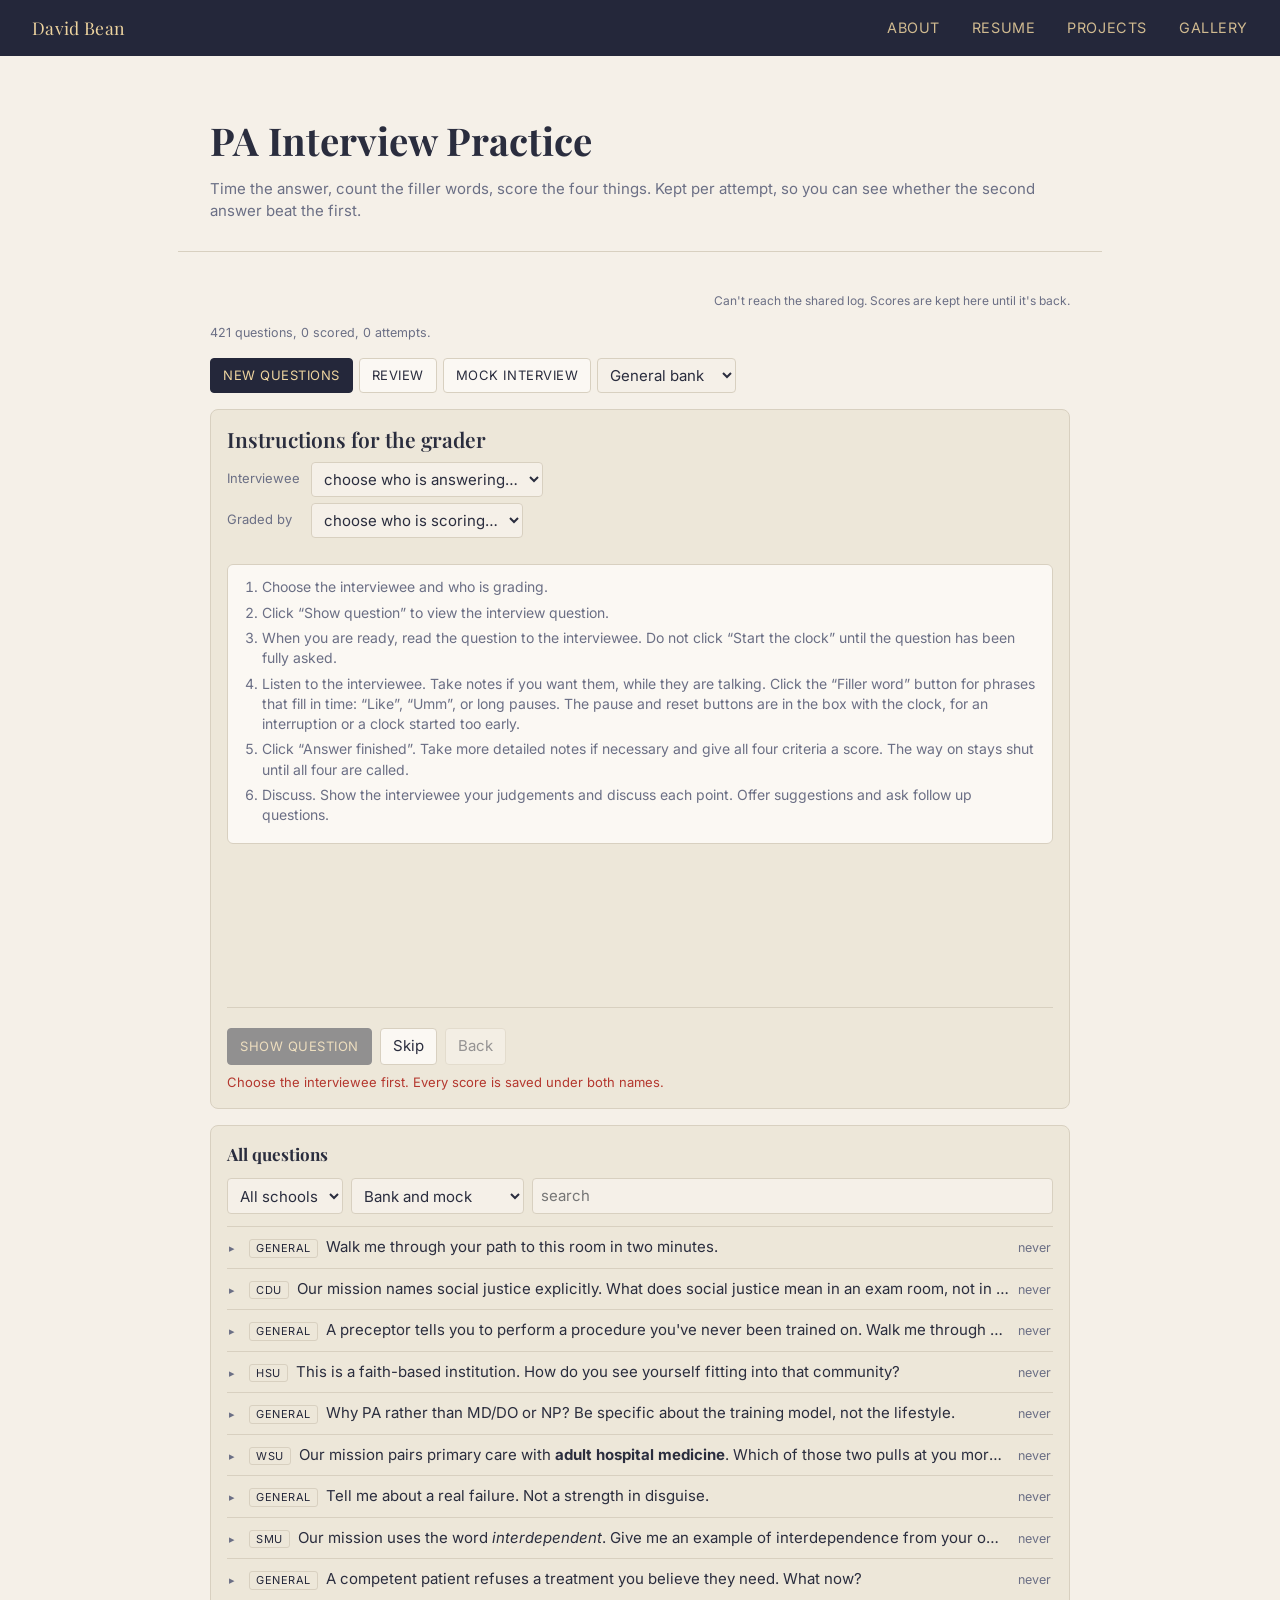
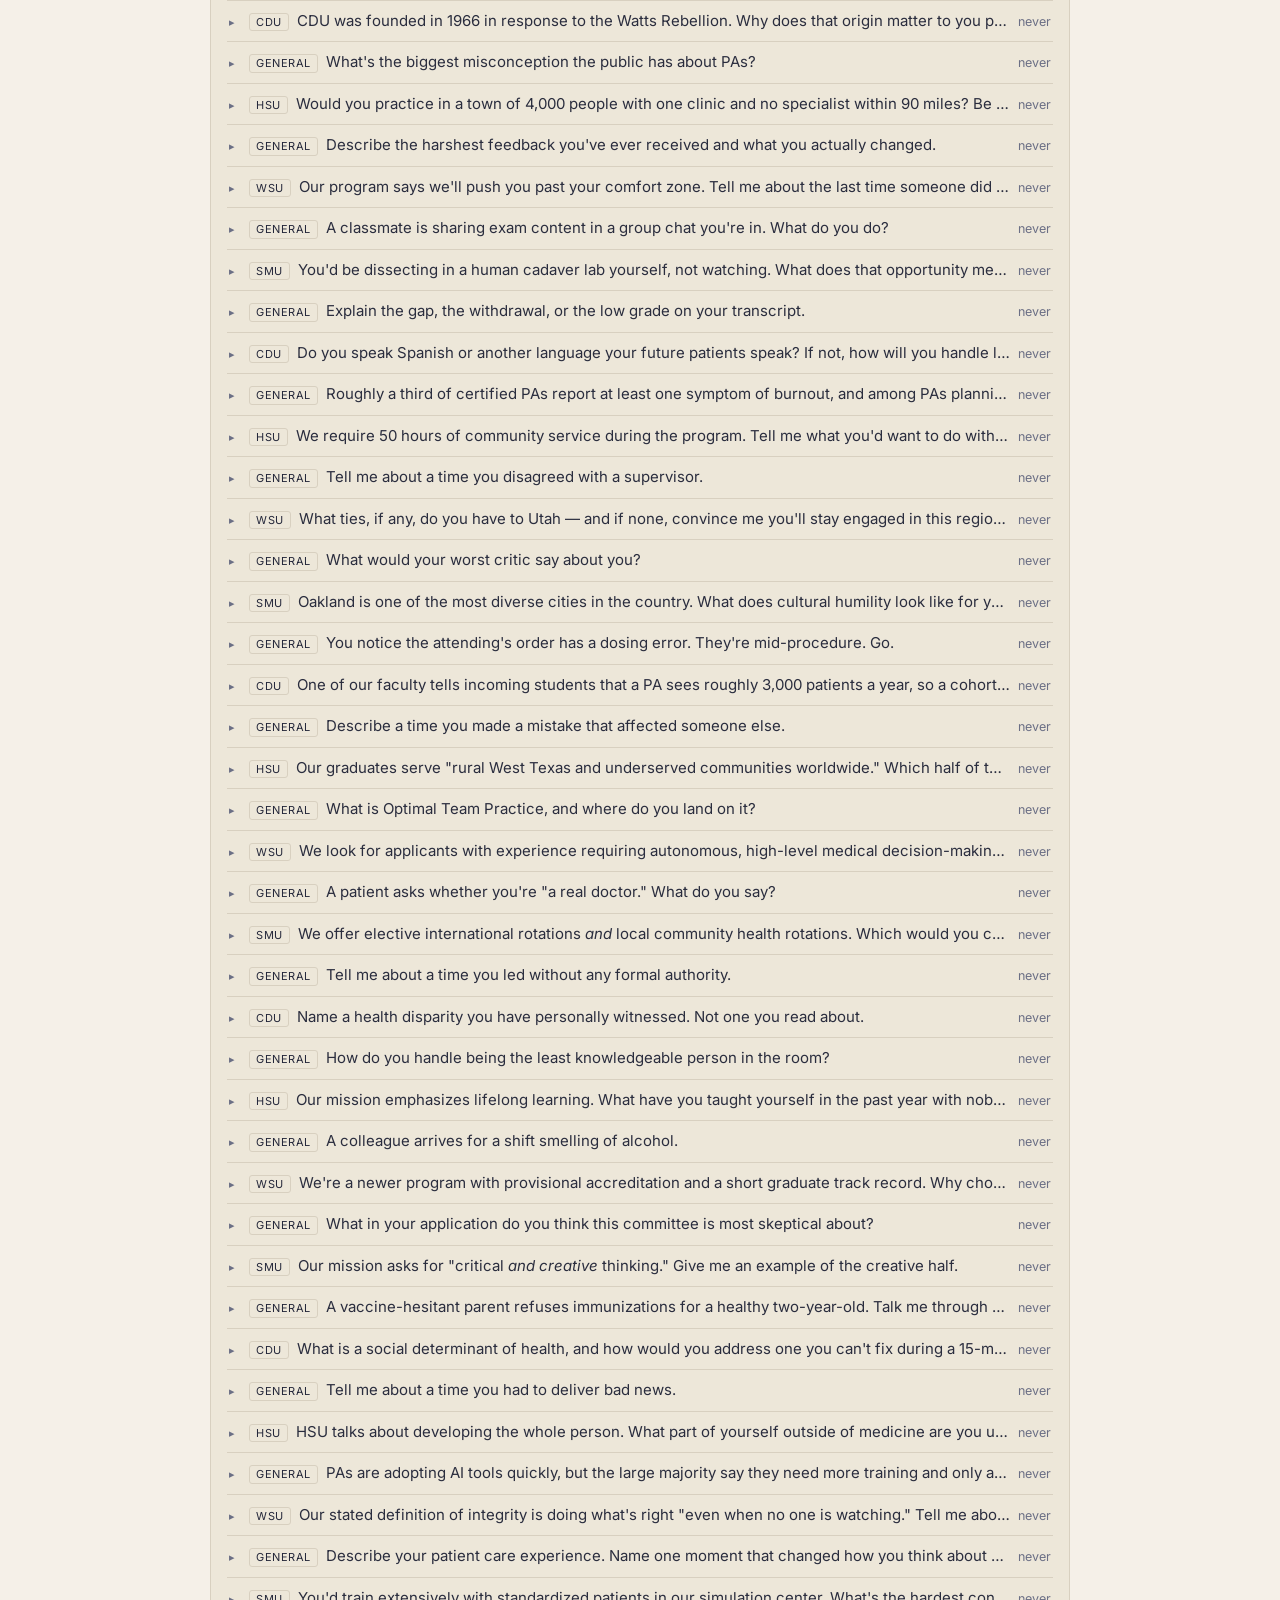
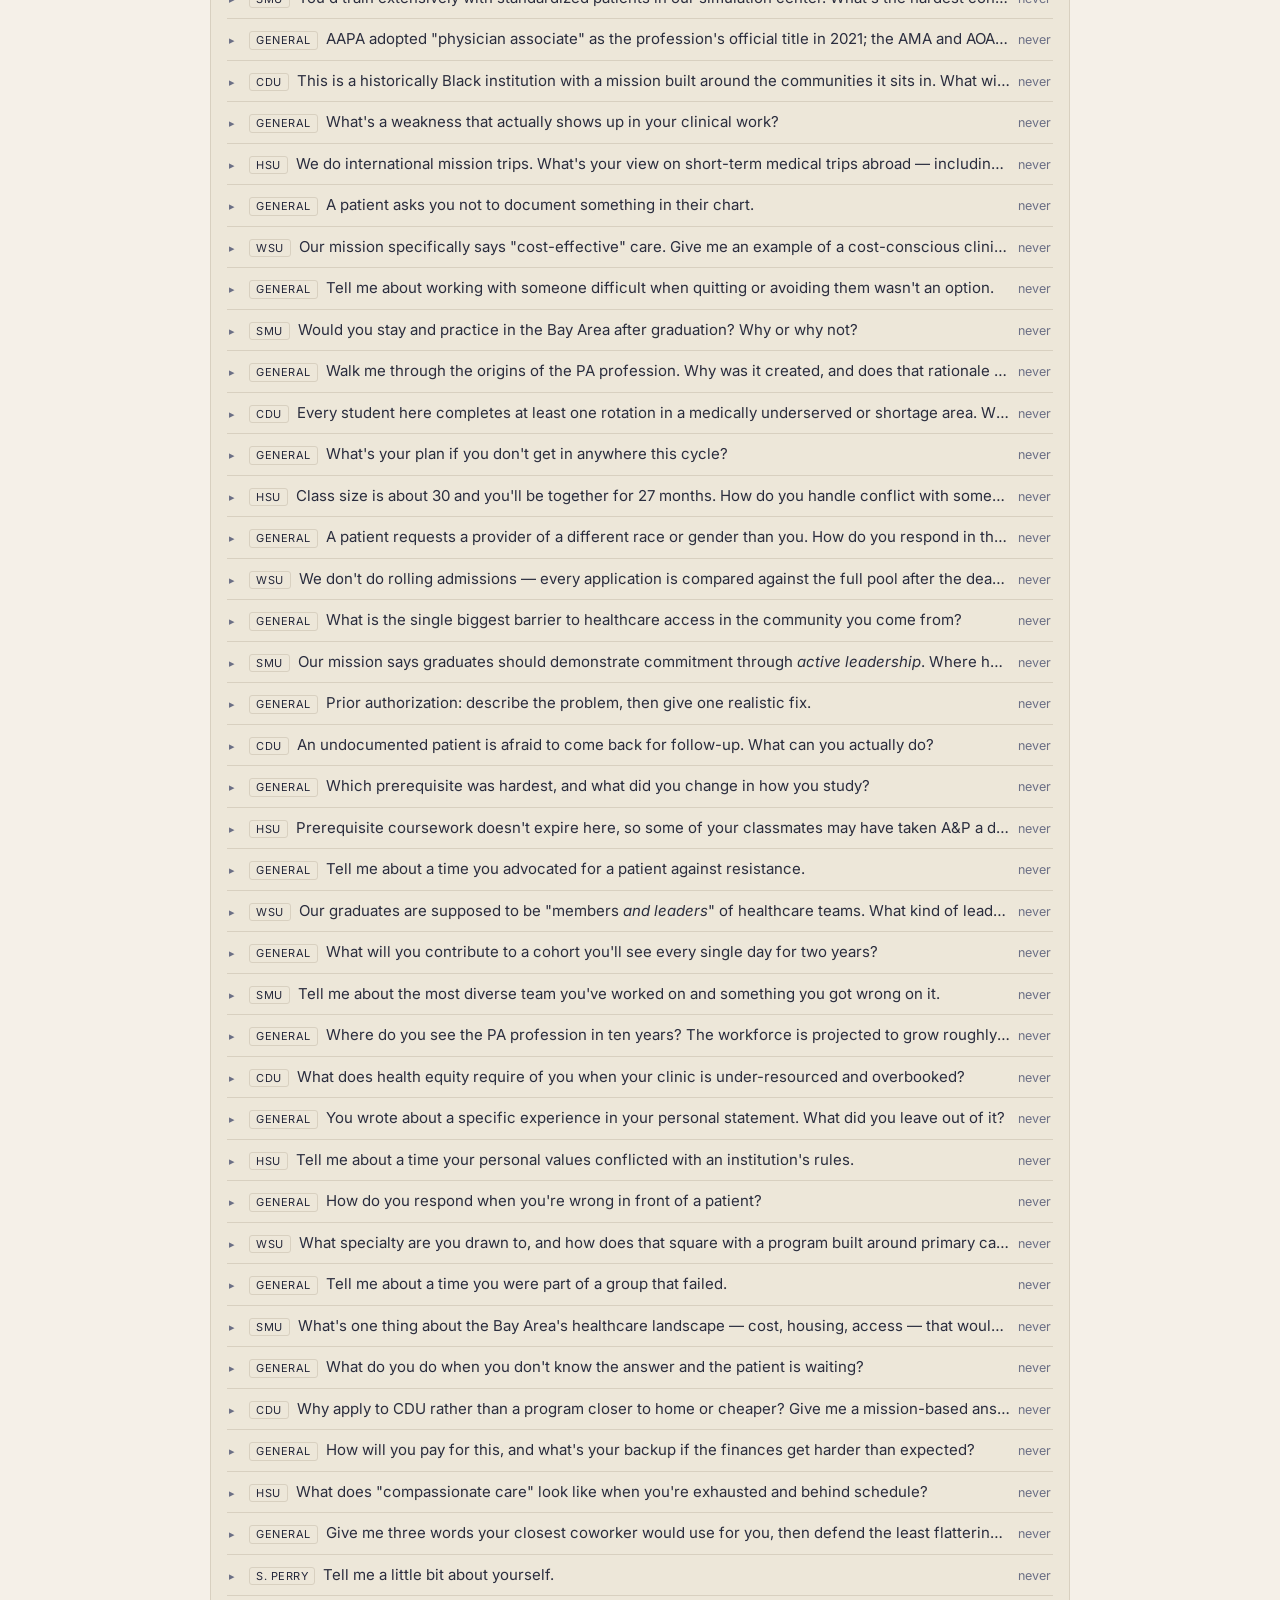
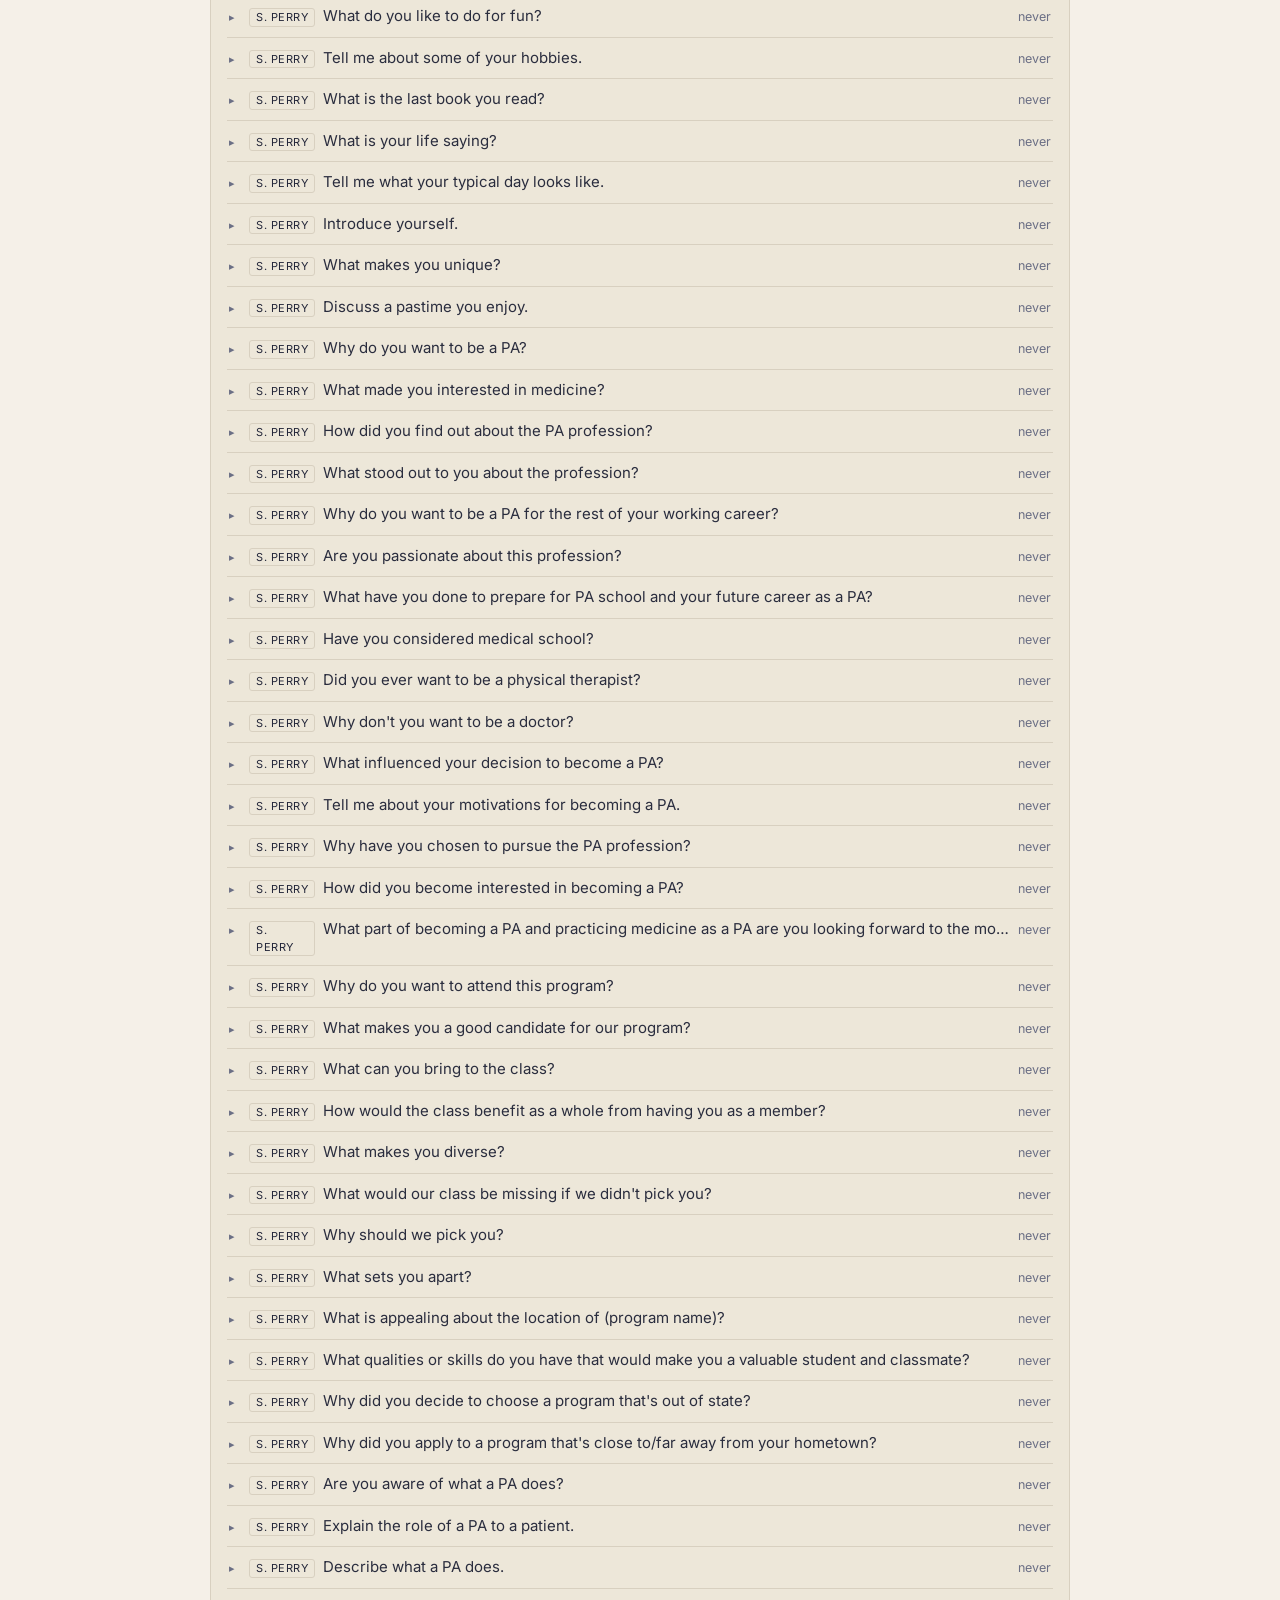
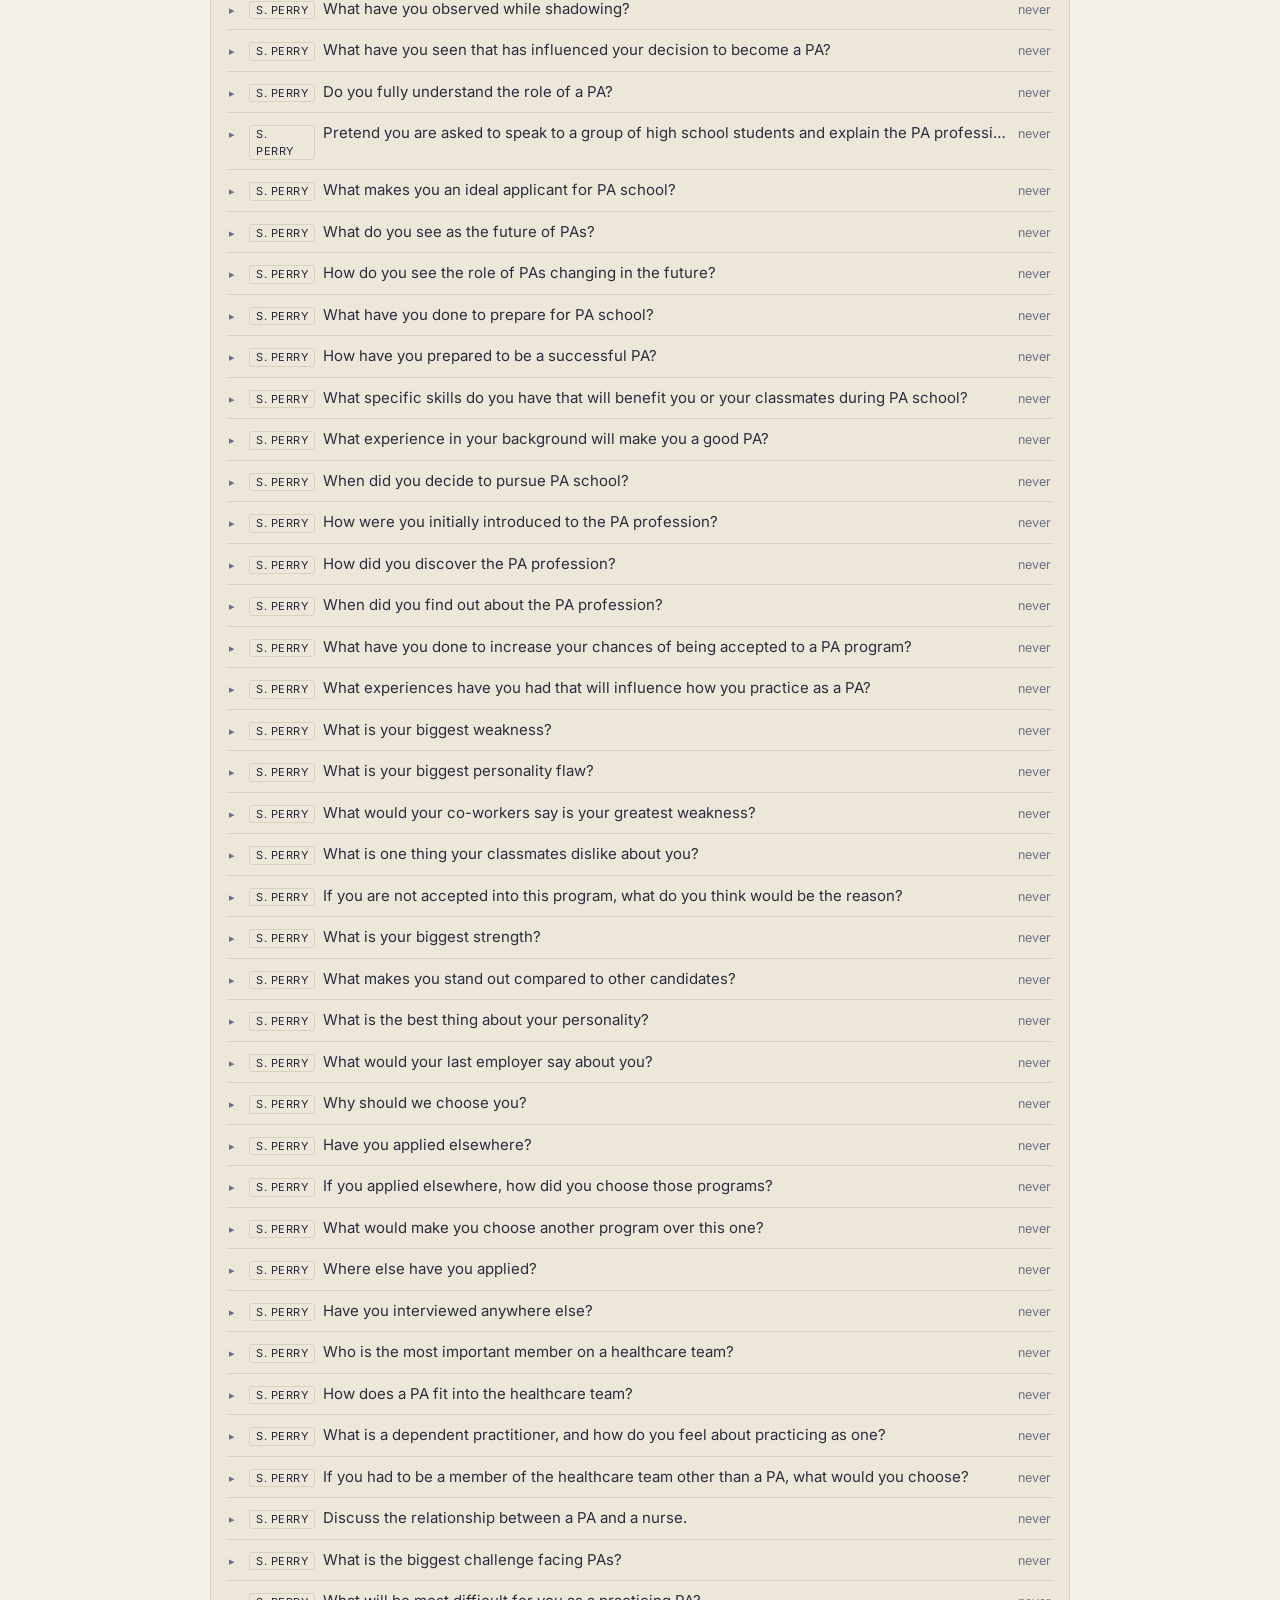
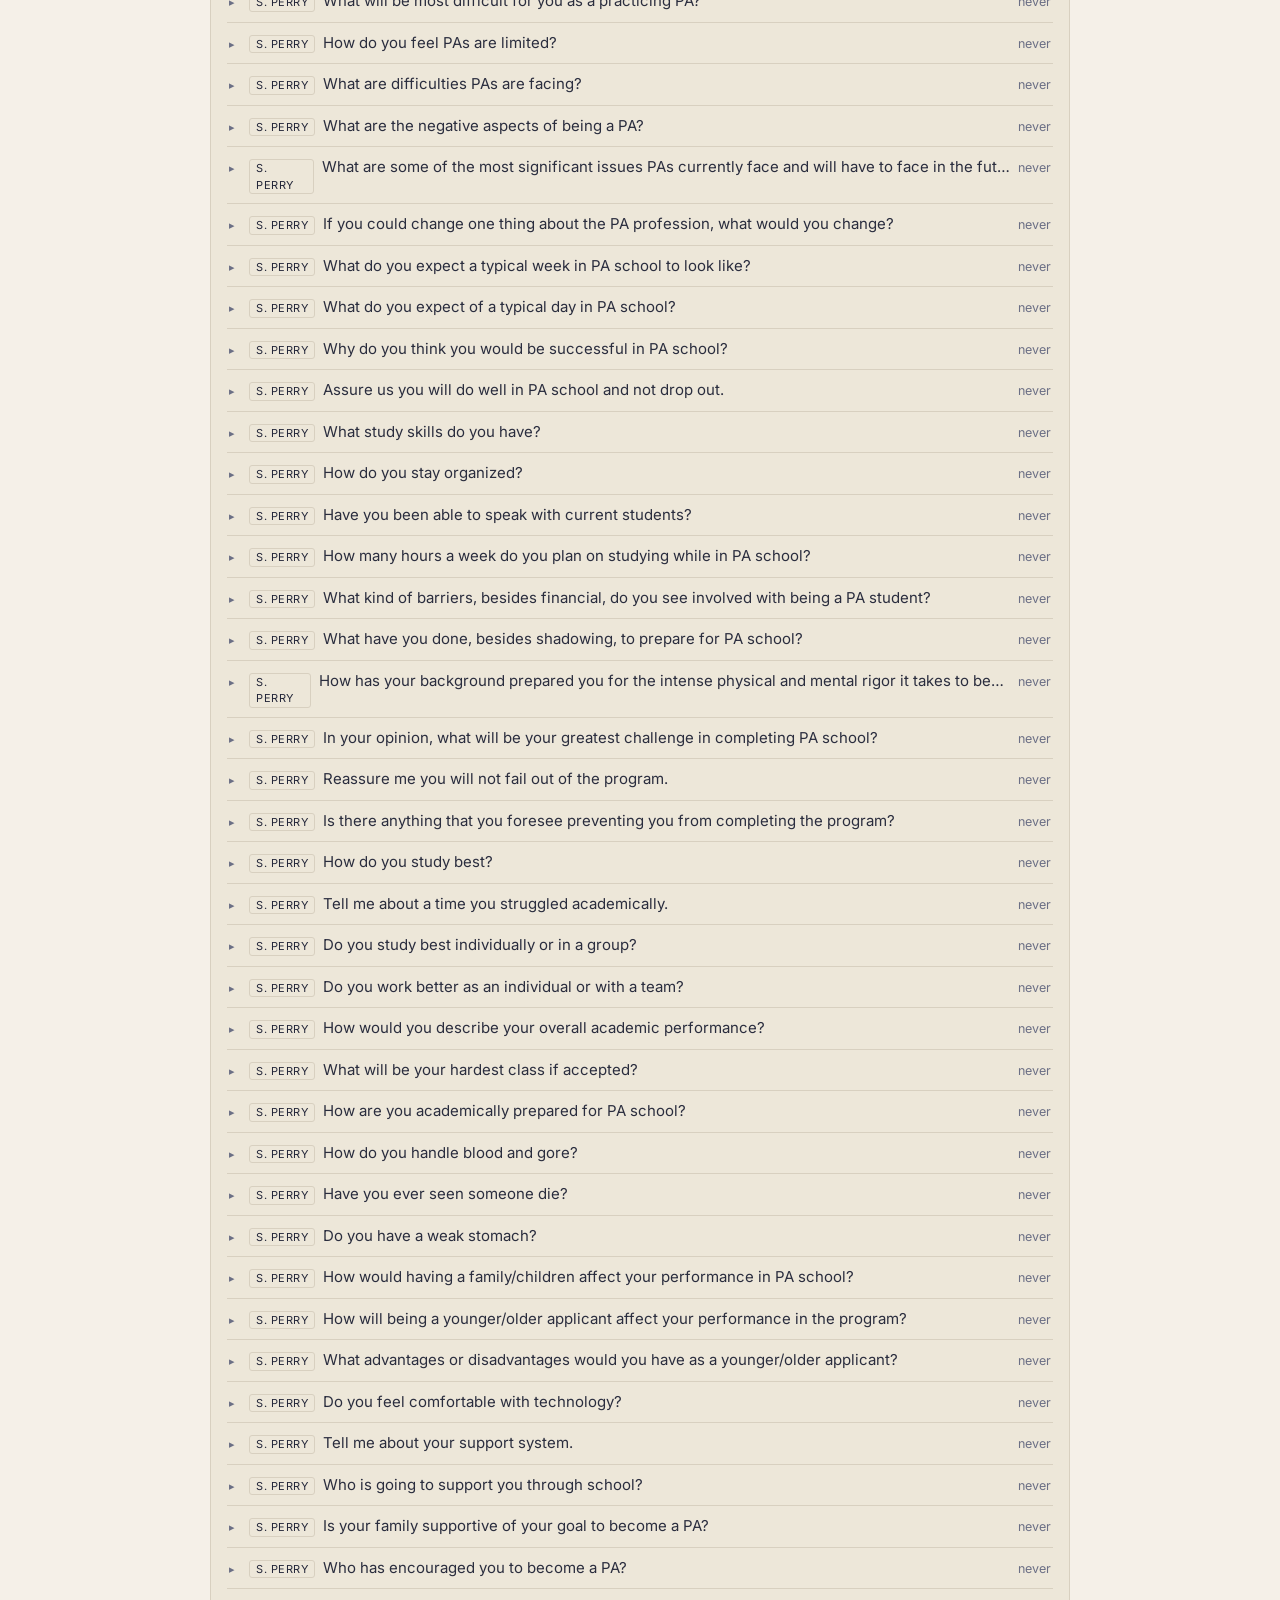
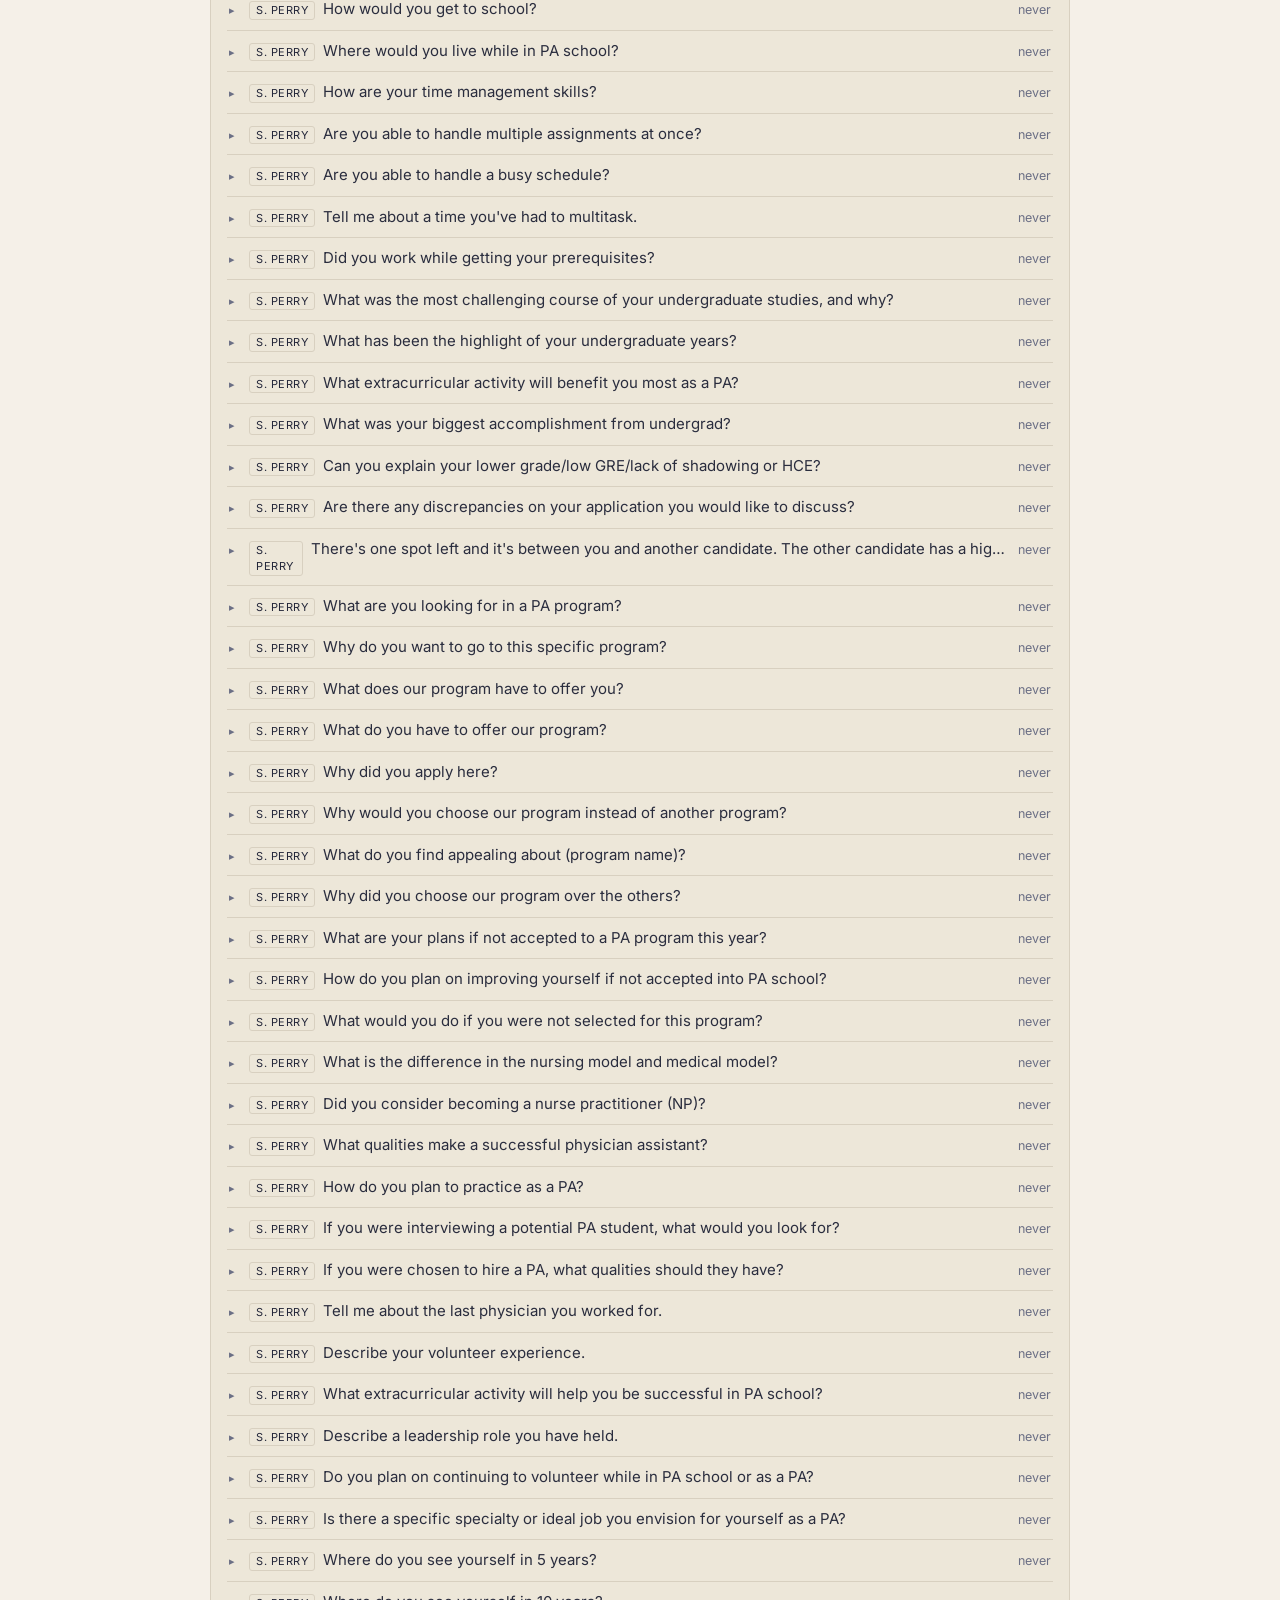
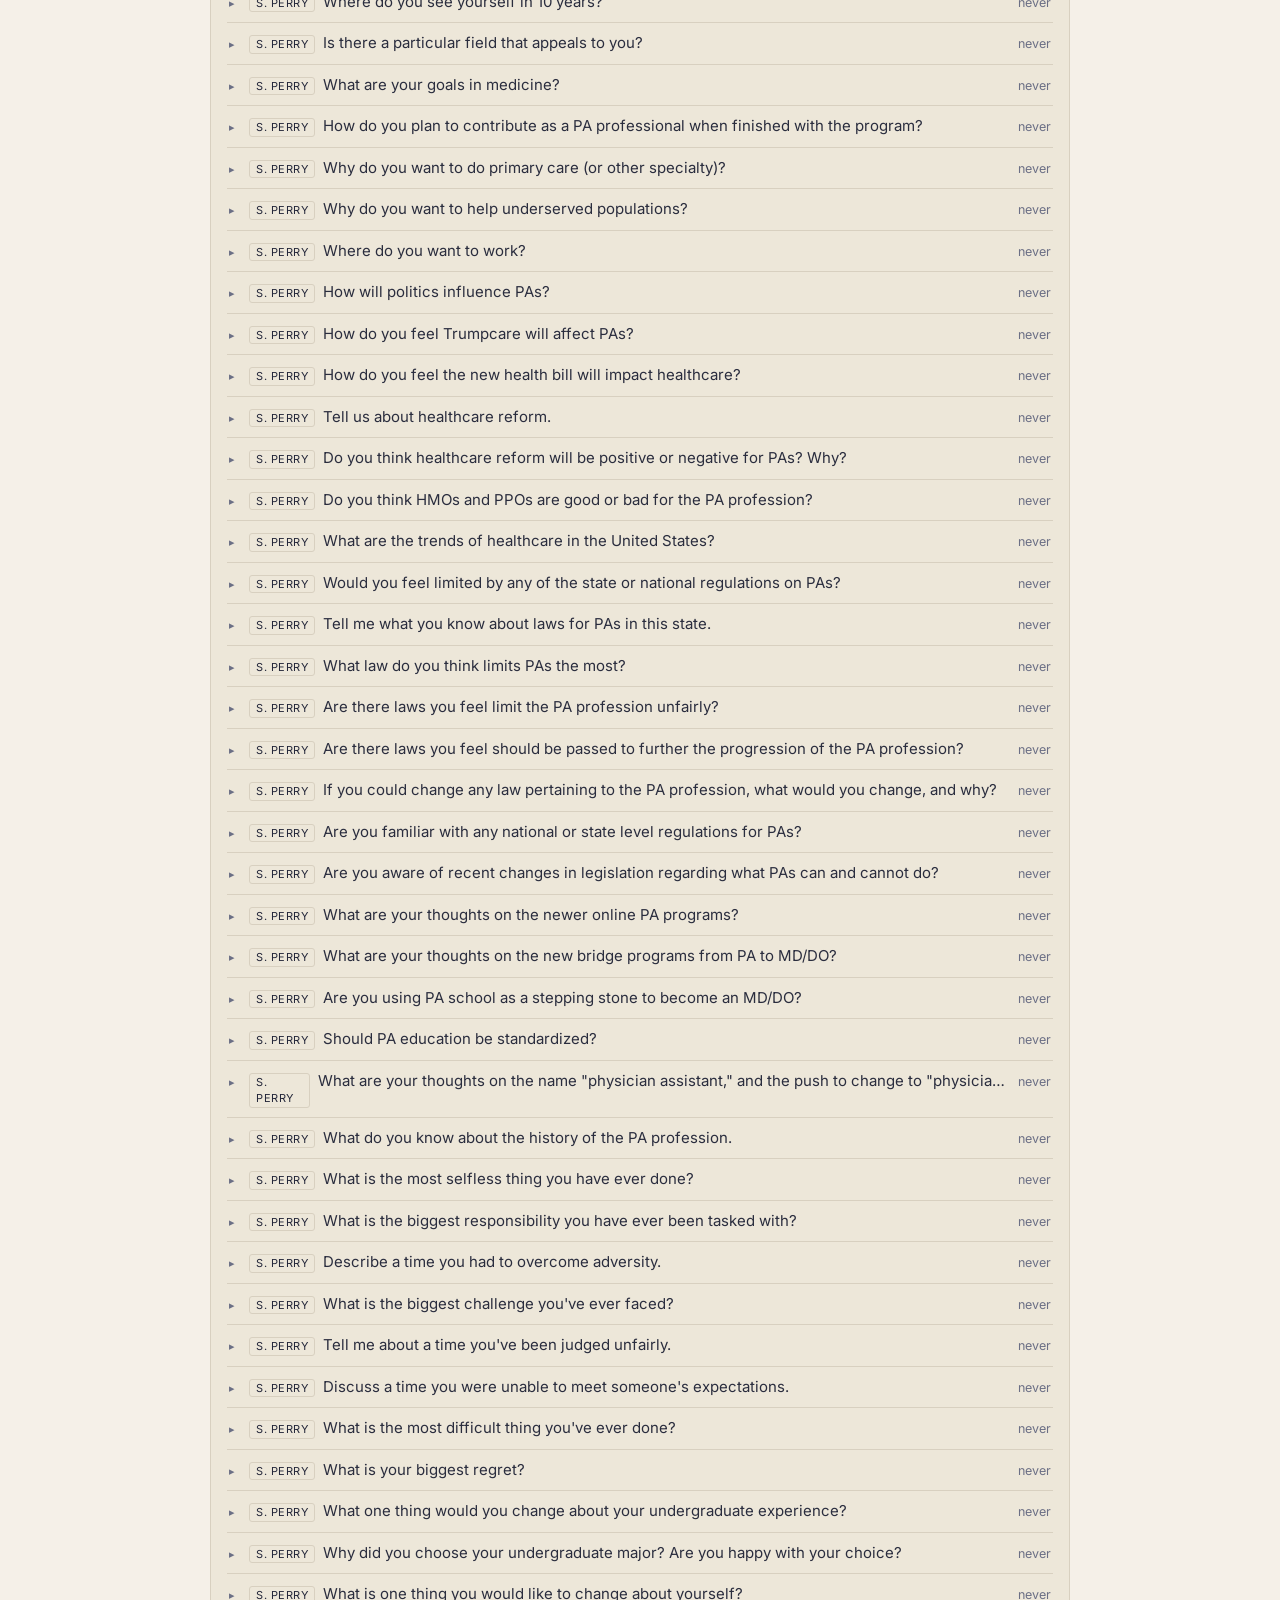
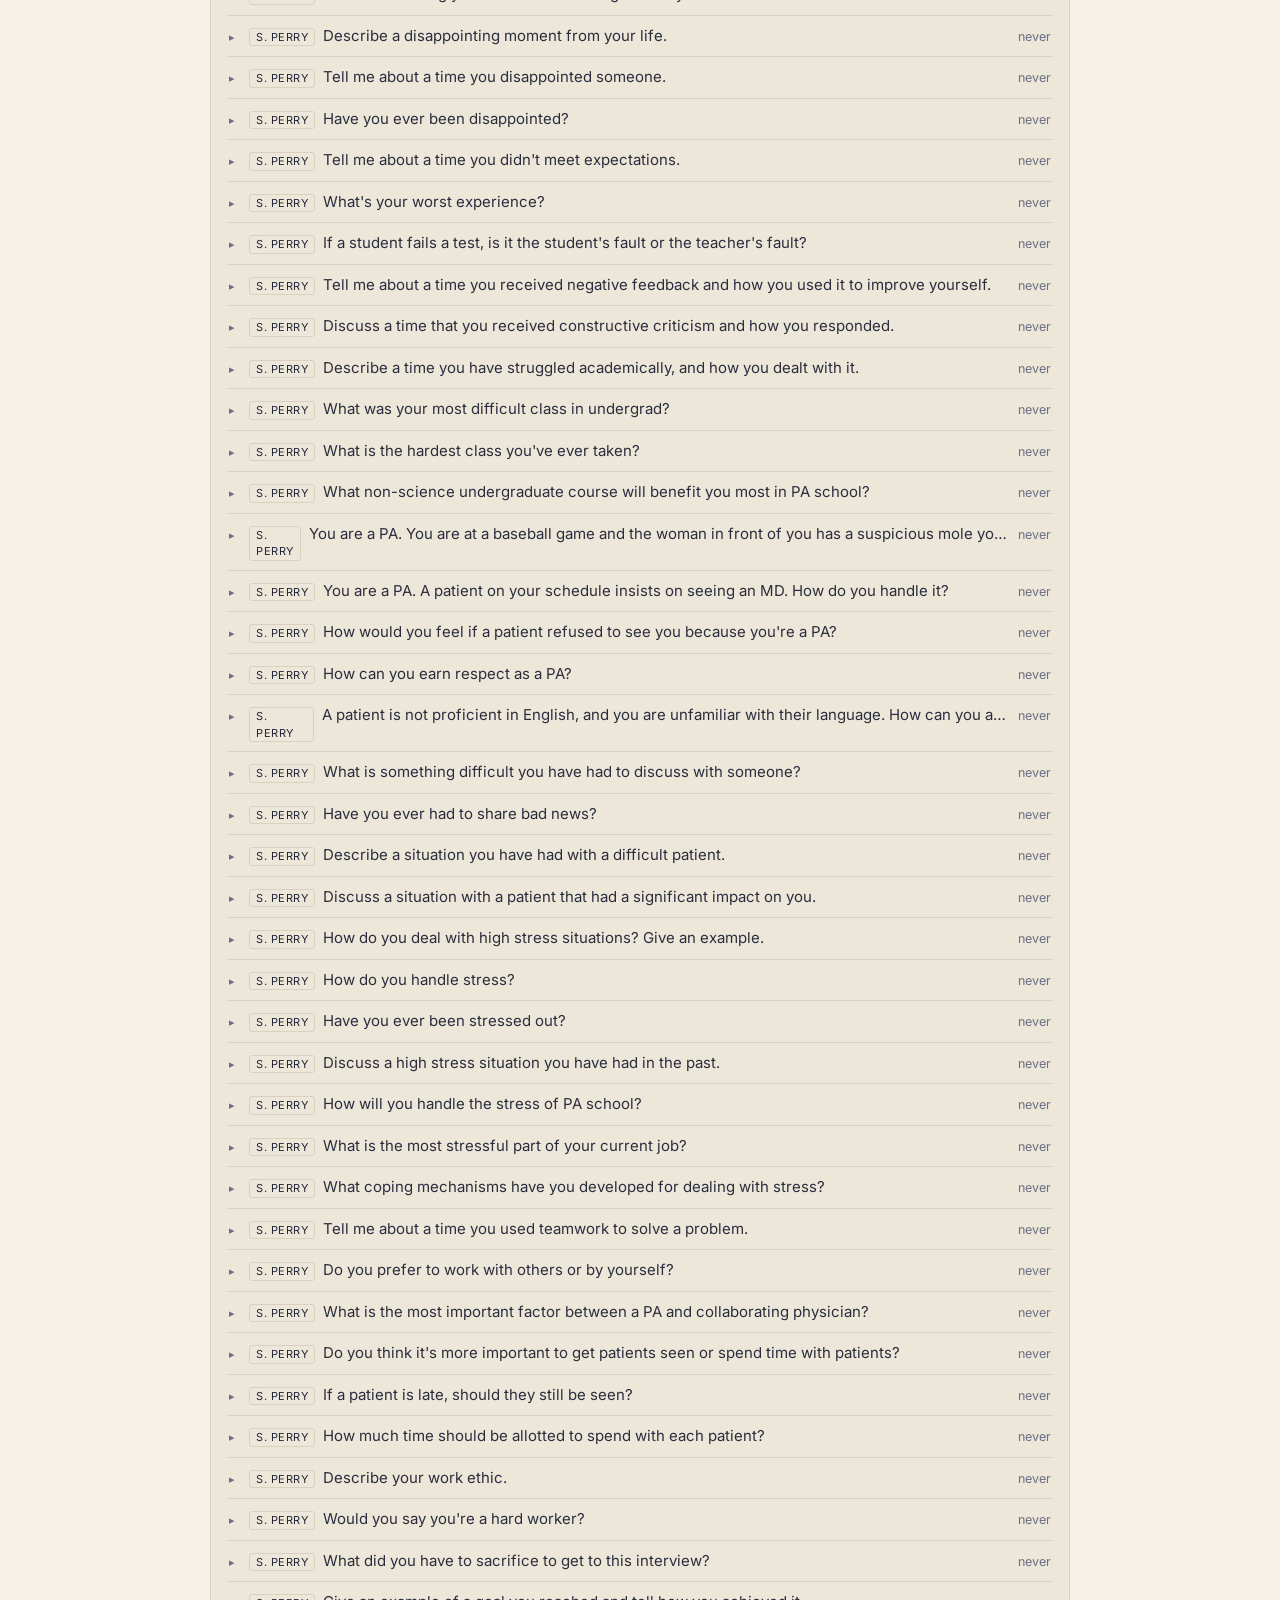
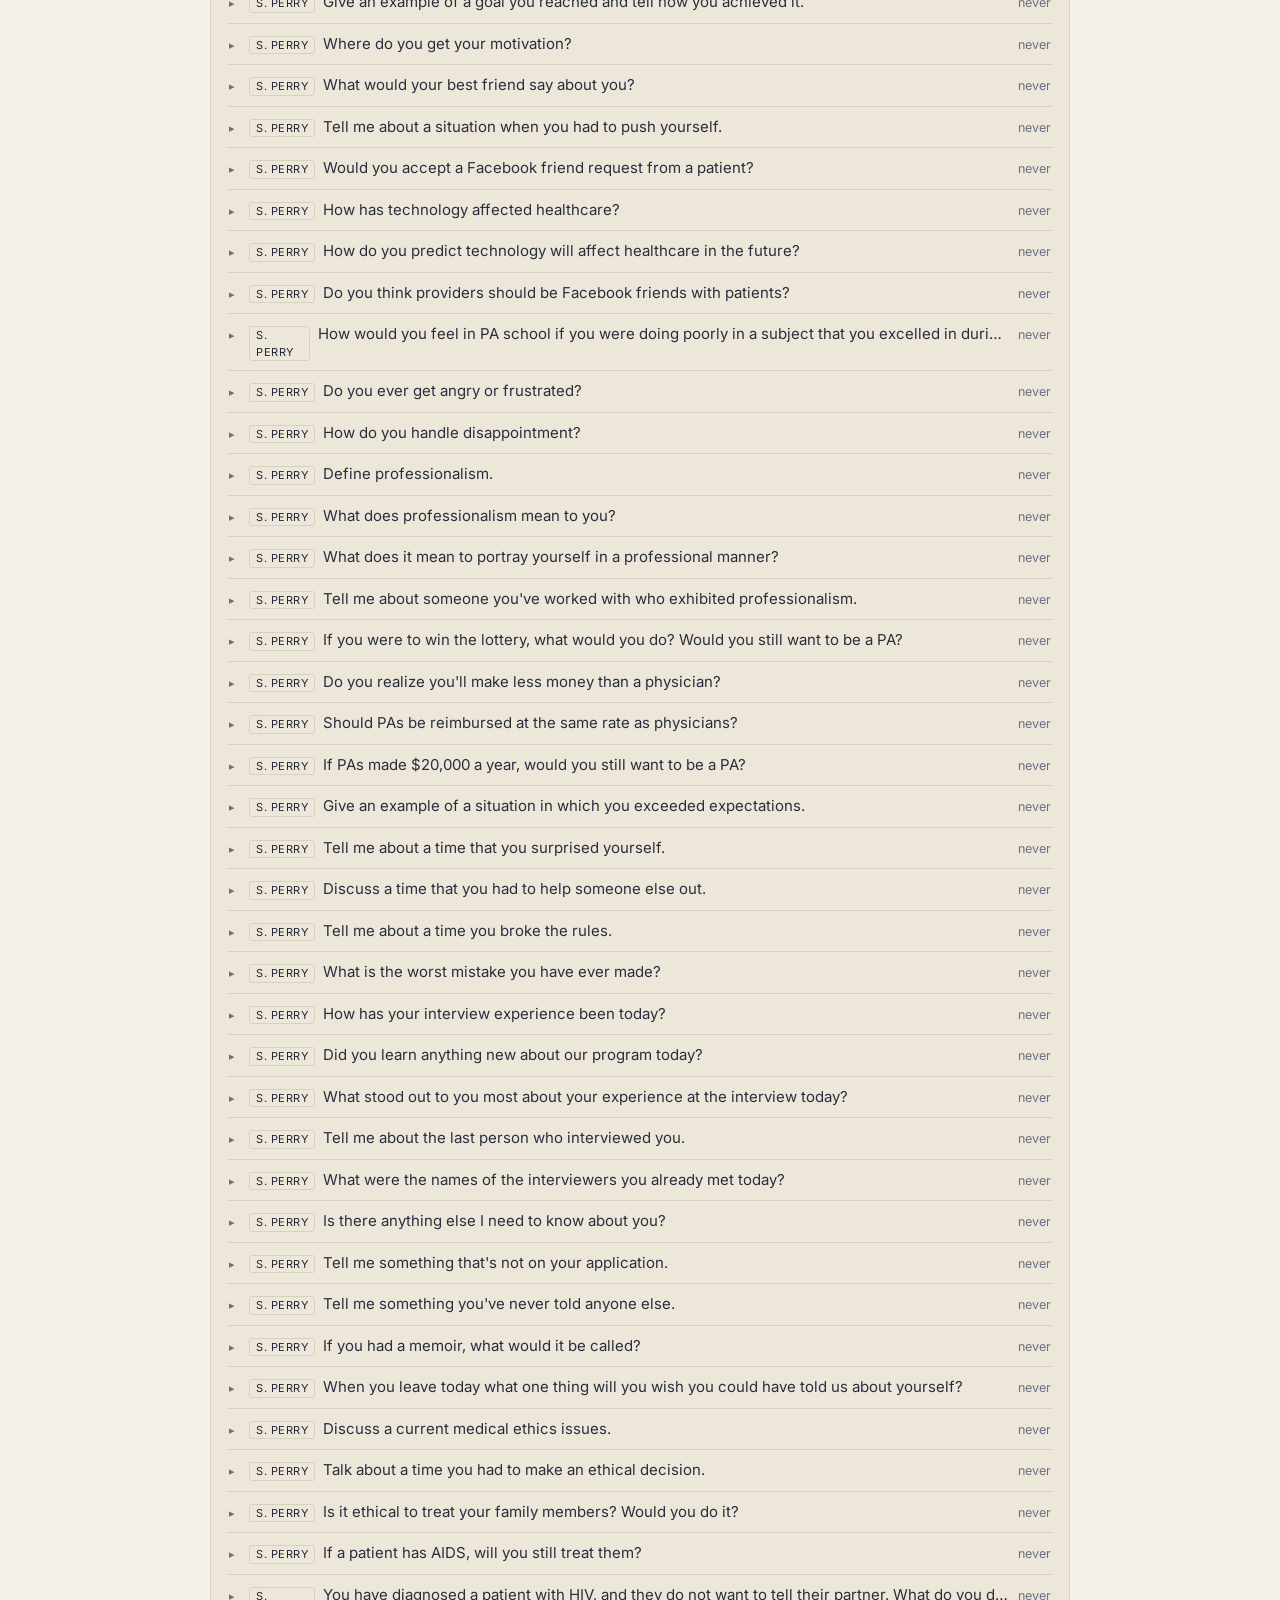
<file: pa_interview_practice/index.html>
<!doctype html>
<html lang="en">
<head>
<meta charset="utf-8">
<meta name="viewport" content="width=device-width, initial-scale=1">
<!-- A study tool for two people, not a page of the site. Nothing links to
     it and nothing should list it. -->
<meta name="robots" content="noindex, nofollow, noarchive">
<title>PA Interview Practice</title>
<link rel="preconnect" href="https://fonts.googleapis.com">
<link rel="preconnect" href="https://fonts.gstatic.com" crossorigin>
<link href="https://fonts.googleapis.com/css2?family=Inter:wght@400;500;600&family=Playfair+Display:wght@400;600&display=swap" rel="stylesheet">
<link rel="stylesheet" href="../style.css?v=2">
<style>
  /* ---- the site's colours ----
     Cream paper, navy furniture, gold on the navy: the same palette the rest of
     davidwbean.com is built in, taken from ../style.css rather than copied, so
     the two cannot drift. The names on the left are the ones the rules below
     already used, which is why none of them had to change. --bg comes straight
     from the site sheet under the same name.

     The red and the green are the light members of the family the site's
     accents belong to. The site's own pink and teal are pitched for a dark
     ground and cannot be read on cream, and these two are read: one says a
     thing has not been scored yet, the other says it has.

     There is no dark mode any more. The site does not have one, and a page that
     went dark at night beside pages that did not would read as a different
     site. */
  :root {
    --ink:   var(--text,       #2a2d3e);
    --dim:   var(--text-muted, #6b6f85);
    --line:  var(--border,     #d8d0c0);
    --sheet: var(--surface,    #ede7d9);
    --navy:  var(--nav-bg,     #24273a);
    --gold:  var(--accent,     #eed49f);
    --panel: #fbf8f3;
    --warn:  #b4372e;
    --ok:    #376c2a;
    --ask:   #2f5d9e;
    --done:  #4a78bd;
  }
  * { box-sizing: border-box; }
  body {
    margin: 0; background: var(--bg); color: var(--ink);
    font: 15px/1.5 var(--font-body, -apple-system, BlinkMacSystemFont, "Segoe UI", Roboto, sans-serif);
  }
  /* The tool keeps the width it was tuned at and the site's gutters go outside
     it rather than eating into it, so the rule under the title lands on the
     same edge as the cards below it. The title itself is the site's: the
     page-header block every other page under davidwbean.com opens with. */
  .page-header, .wrap { max-width: calc(860px + 4rem); margin: 0 auto; }
  .page-header { padding: 3.5rem 2rem 1.75rem; margin-bottom: 2.5rem; }
  .wrap { padding: 0 2rem; }
  @media (max-width: 680px) {
    .page-header { padding: 2.5rem 1rem 1.25rem; margin-bottom: 1.5rem; }
    .wrap { padding: 0 1rem; }
  }

  /* the site's card: the surface tone, a hairline of the border tone, and the
     8px corner its project cards are cut with */
  .card {
    background: var(--sheet); border: 1px solid var(--line);
    border-radius: 8px; padding: 16px; margin-bottom: 16px;
  }
  .card h2 { font-family: var(--font-head, Georgia, serif); font-size: 17px; margin: 0 0 10px; }

  /* The card the pass is worked in is one size the whole way through, so
     nothing on it moves as the steps go by, and all of what a step holds is on
     screen at once: no scroll bars, nothing cut off. The card is the frame,
     which never changes size. The sheet inside it is laid out at whatever
     height the step needs and then drawn to scale, so a step carrying more
     comes out a little smaller rather than spilling over the edge; where there
     is room, nothing is scaled at all. On a phone the frame is as tall as the
     screen allows; svh rather than vh, so the address bar sliding away doesn't
     resize it. */
  #practice {
    height: 700px; height: min(700px, calc(100svh - var(--nav-height, 56px) - 32px));
    overflow: hidden;
  }
  #practice .fit {
    --k: 1;
    transform: scale(var(--k)); transform-origin: top left;
    width: calc(100% / var(--k)); height: calc(100% / var(--k));
    display: flex; flex-direction: column;
  }
  #practice .fit > * { flex: 0 0 auto; }
  /* the middle takes up whatever is left over, so the buttons sit at the foot
     of the frame whether the step above them is a short one or a long one */
  #practice .mid { flex: 1 1 auto; min-height: 0; overflow: hidden; }
  #practice .foot { border-top: 1px solid var(--line); padding-top: 6px; }

  /* The three screens of a mock that are not a question: the briefing before
     it, the assessment sheet after it, the read-back it ends on. Nothing here
     is scaled to fit, because a run's worth of questions or twenty rows of the
     sheet shrunk into the frame would be too small to read. The line at the top
     and the buttons at the bottom hold their places and the middle scrolls. */
  .brief { display: flex; flex-direction: column; height: 100%; }
  .brief > .briefhead, .brief > .foot { flex: 0 0 auto; }
  .briefhead { font-size: 13.5px; margin: 0 0 10px; }
  /* The middle of each of them, all three scrolling the same way. The briefing
     and the read-back at the end are both prose with rows under it, so the two
     of them are the same body. The room on the right is for the scroll bar: a
     Mac draws it over the content rather than beside it, and the row of five
     runs hard against the right edge, so without the room the bar lands on the
     last button and the sheet has to be moved to score a line 5. */
  .briefbody, .assess {
    flex: 1 1 auto; min-height: 0; overflow-y: auto; padding-right: 14px;
  }
  .briefbody p { color: var(--dim); font-size: 14px; line-height: 1.5; margin: 0 0 11px; }
  .briefbody > .gname { margin-top: 12px; }

  /* A category of the sheet: its name, its running total hard against the
     right, its lines, and a box to write in under them. The total is beside
     the name rather than under the last line so it is found in the same place
     in all three, whether the category is four lines long or nine. */
  .acat + .acat { margin-top: 18px; }
  .cathead { display: flex; gap: 10px; align-items: baseline; }
  .catname {
    font-size: 11px; font-weight: 600; letter-spacing: .05em; text-transform: uppercase;
  }
  .catscore { margin-left: auto; color: var(--dim); font-size: 13px;
              font-variant-numeric: tabular-nums; }
  .assess textarea { margin-top: 8px; }
  /* the sheet's own total, in the foot where it stays put while the lines
     above it scroll */
  .sheettotal { font-size: 14px; font-weight: 600; margin: 0 0 2px;
               font-variant-numeric: tabular-nums; }

  /* The sheet read back at the end of a mock, with the controls gone: a line
     and what it was given, and under the category what was written about it.
     A score sits against the same edge the category's total does, so every
     figure in a category is found down one column. */
  .dline { display: flex; gap: 10px; align-items: baseline; font-size: 13.5px;
           border-top: 1px solid var(--line); padding: 7px 0; }
  .dline .dname { flex: 1 1 auto; min-width: 0; }
  .dline .dsc { flex: 0 0 auto; color: var(--dim); font-variant-numeric: tabular-nums; }
  .dsaid { color: var(--dim); font-size: 13px; line-height: 1.5; margin-top: 10px;
           border-left: 2px solid var(--line); padding-left: 11px; }
  /* a question the bank no longer holds, so there are no words to put in the row */
  .qrow .gone { color: var(--dim); font-style: italic; }

  /* ---- the bar of who and how it is going ---- */
  .top { display: flex; flex-wrap: wrap; gap: 10px; align-items: center; margin-bottom: 14px; }
  #status { color: var(--dim); font-size: 12px; margin-left: auto; text-align: right; }
  #stats { color: var(--dim); font-size: 12.5px; margin: 0 0 16px; }

  input[type="text"], select, textarea {
    font: inherit; color: var(--ink); background: var(--bg);
    border: 1px solid var(--line); border-radius: 4px; padding: 6px 8px;
  }
  /* 16px, because below that iOS zooms the page in on focus and never zooms back */
  @media (max-width: 640px) { input[type="text"], select, textarea { font-size: 16px; } }
  textarea { width: 100%; resize: vertical; min-height: 34px; }

  button {
    font: inherit; color: var(--ink); background: var(--panel);
    border: 1px solid var(--line); border-radius: 4px; padding: 6px 12px; cursor: pointer;
  }
  button:hover { border-color: var(--dim); }
  button[disabled], button[aria-disabled="true"] { opacity: .45; cursor: default; }
  button[disabled]:hover, button[aria-disabled="true"]:hover { border-color: var(--line); }
  /* The site's primary button: a navy face, gold letters, set small and in
     capitals, and turning itself inside out when a pointer is on it. Only the
     one press that moves the pass along wears it, and the row of modes, which
     is the other place a choice is shown as made rather than offered. */
  button.go, .modes button { text-transform: uppercase; letter-spacing: .04em; font-size: 13px; }
  button.go { background: var(--navy); border-color: var(--navy); color: var(--gold); }
  button.go:hover { background: var(--gold); border-color: var(--navy); color: var(--navy); }
  /* The button at the foot of a mock card, Answer finished and then Next
     question: the press that moves the pass along, so it keeps the shape, but
     a lighter blue, and the same lighter blue whatever it says and wherever the
     pointer is. On a touch screen a tap leaves the hover style behind, so a
     hover colour of its own would be the colour it sat in after every press.
     White and not gold: gold on this blue is too faint. */
  button.go.done, button.go.done:hover { background: var(--done); border-color: var(--done); color: #fff; }
  button.danger { color: var(--warn); }

  /* ---- modes ---- */
  .modes { display: flex; gap: 6px; margin-bottom: 16px; flex-wrap: wrap; }
  .modes button.on { background: var(--navy); border-color: var(--navy); color: var(--gold); }

  /* ---- the question on screen ---- */
  /* The tag off the site's project cards: ruled rather than filled, which is
     the shape a label wears there. Navy rather than the teal it wears on the
     dark cards, because teal on cream cannot be read, and the school a question
     came from is worth reading. */
  .chip {
    background: none; border: 1px solid var(--line); border-radius: 3px;
    padding: 0 6px; font-size: 11px; letter-spacing: .05em; text-transform: uppercase;
    color: var(--navy);
  }
  /* What to do next in bold, the detail under it. The room is held whether it
     is filled or not, so a question keeps the same shape from step to step and
     nothing below it moves. A question with more to it than that takes the room
     it needs, and the sheet is drawn smaller to keep the lot on the card. */
  .qbox { min-height: 124px; margin-bottom: 14px; }
  .qtitle { display: flex; gap: 8px; align-items: center; margin-bottom: 8px; }
  .qlead {
    font-family: var(--font-head, Georgia, serif);
    font-size: 21px; font-weight: 600; line-height: 1.3; margin: 0;
  }
  /* The step is named, and the ? beside the name is where the orders went. */
  button.qhelp {
    flex: 0 0 auto; width: 24px; height: 24px; padding: 0;
    border-radius: 50%; font-size: 14px; line-height: 1; color: var(--dim);
  }
  button.qhelp.on { background: var(--navy); border-color: var(--navy); color: var(--gold); }
  .qsub { font-size: 15px; line-height: 1.4; margin: 0 0 10px; }
  /* An opened note wears the same colour as the button that opened it, so
     the two read as one thing rather than as more of the card. */
  .help {
    color: var(--dim); font-size: 14px; line-height: 1.45; margin: 0 0 12px;
    background: var(--panel); border-left: 3px solid var(--navy);
    border-radius: 0 4px 4px 0; padding: 9px 11px;
  }
  .qtext { font-size: 15px; line-height: 1.45; color: var(--dim); margin: 0; }
  /* On a mock the question is read aloud off the screen with somebody watching,
     so it is set at twice the size of every other line on the card. The eye
     leaves it for the notes and the clock and has to find it again without
     hunting. The card is scaled to its frame anyway, so a long question costs
     the rest of the card a little rather than running off it. */
  .qtext.big { font-size: 30px; line-height: 1.3; }
  /* The same line on all ten questions, so it is read once and after that only
     glanced at. It goes last and quiet: the top of the card belongs to the
     question, and a reminder set in the voice of an aside is one the eye can
     skip over on question nine without having to decide to. */
  .listen { font-style: italic; font-size: 13px; line-height: 1.4; color: var(--dim); margin: 0; }
  /* A mock card is two boxes and nothing else: what she was asked, and what
     you are writing down. Neither can be sized off what is in it, since a
     question is however long it is and the notes are empty when the card opens
     and full when it closes. So the two split whatever the foot and the
     reminder leave, in a fixed ratio they then hold all the way through.

     Two parts to the question, one to the notes. The question is read aloud at
     twice the size of anything else on the card and is the thing being got
     right; the notes are written in glances and can be scrolled, since nobody
     reads back a note while still taking it.

     Past a squeeze each box scrolls on its own. What the card used to do was
     scale the whole sheet down, which paid for a long question by shrinking
     the clock and the buttons with it, and those two are the parts that have
     to stay the size a hand and an eye can use in the middle of an
     interview. */
  #practice .fit > .qbox.qsplit { flex: 2 1 0; display: flex; }
  #practice .fit > .qbox.qsplit > .pane { flex: 1 1 auto; min-height: 0; display: flex; }
  #practice .qsplit .qask { flex: 1 1 auto; min-height: 0; display: flex; flex-direction: column; }
  /* The name of the compartment holds still and the question scrolls under it.
     A question scrolled halfway is one you have lost your place in unless the
     heading is where you left it. */
  #practice .qsplit .qcap { flex: 0 0 auto; }
  #practice .qsplit .qtext { flex: 1 1 auto; min-height: 0; overflow: auto; }
  /* The notes take the third that is left, and the reminder is pinned to the
     rule over the buttons rather than left sitting under them, so it keeps the
     same place on a one line question and a five line one. */
  #practice .mid.qmid { flex: 1 1 0; display: flex; flex-direction: column; }
  #practice .mid.qmid > textarea { flex: 1 1 0; min-height: 0; }
  #practice .mid.qmid > .listen { margin-top: auto; padding-top: 10px; }
  /* A floor under both, well under what either wants: below it the sheet goes
     back to scaling itself, because two boxes squeezed to nothing on a short
     screen is not a card at all. The smaller box gets the smaller floor, in
     the same two to one, so the ratio survives the squeeze. */
  #practice .fit > .qbox.qsplit { min-height: 96px; }
  #practice .mid.qmid { min-height: 48px; }
  @media (max-width: 640px) { .qbox { min-height: 148px; } }  /* narrower, so more lines */
  /* a phone turned on its side: the frame is short, so the block gives room back */
  @media (max-height: 560px) { .qbox { min-height: 88px; } }
  /* The part to be read out sits in a compartment of its own rather than loose
     on the card: the steps on the first one, the question on every one after. */
  .pane {
    background: var(--panel); border: 1px solid var(--line);
    border-radius: 6px; padding: 12px 14px;
  }
  /* The compartment says what it holds before it holds it, and the school the
     question came from rides beside that name rather than off on its own at
     the top of the card. The question itself is the plain line underneath. */
  .qcap { display: flex; gap: 8px; align-items: baseline; margin-bottom: 5px; }
  .qcapname { font-size: 14px; font-weight: 600; color: var(--ink); }

  /* ---- the briefing on the first step ---- */
  .gname { display: flex; gap: 8px; align-items: center; }
  /* Two of these rows, so the labels are given a common width and the pickers
     under one another rather than each starting wherever its own label ended. */
  .gname label { color: var(--dim); font-size: 13px; min-width: 76px; }
  .gname + .gname { margin-top: 6px; }
  /* The length of the mock sits under the briefing rather than inside it: it is
     a choice about the session, not part of what gets read out. */
  .mocklen { margin-top: 8px; }
  .mocklen .empty { padding: 4px 0 0; font-size: 13px; }
  .howto { margin: 0; padding-left: 20px; color: var(--dim); font-size: 14px; line-height: 1.45; }
  .howto li { margin-bottom: 5px; }
  .howto b { color: var(--ink); font-weight: 600; }
  .nudge { color: var(--warn); font-size: 13px; margin: 8px 0 0; }
  /* held rather than removed: the line keeps its space whether or not it is
     being read, so nothing on the card moves when it starts being read */
  .nudge.quiet { visibility: hidden; }

  .metric { border-top: 1px solid var(--line); padding: 8px 0; }
  /* The name on the left, the row of five hard against the right, one line at
     every width. The name is the only part that gives, so the buttons never
     drop to a line of their own on a phone. */
  .metric .mrow { display: flex; gap: 10px; align-items: center; margin-bottom: 6px; }
  .metric .mname { font-weight: 600; font-size: 14px; flex: 1 1 auto; min-width: 0; }
  .mshort { display: none; }
  /* Whether this one has been judged yet, said in the colour the words "not
     scored" used to be said in, and turning into a check once it has. */
  .mdot {
    flex: 0 0 auto; width: 17px; height: 17px; line-height: 15px; text-align: center;
    font-size: 13px; border-radius: 50%; border: 2px solid var(--warn); color: transparent;
  }
  .mdot.done { border-color: transparent; color: var(--ok); font-size: 17px; line-height: 17px; }
  .scale { display: flex; gap: 4px; margin-left: auto; flex: 0 0 auto; }
  .scale button { width: 34px; padding: 6px 0; text-align: center; }
  .scale button.on { background: var(--navy); border-color: var(--navy); color: var(--gold); }
  /* the sixth control the one optional line gets, sitting with the five rather
     than off on its own, and given the room its two letters need */
  .scale button.na { width: auto; padding: 6px 8px; font-size: 13px; }
  @media (max-width: 640px) {
    .metric .mrow { gap: 6px; }
    .metric .mname { font-size: 13px; }
    .mfull { display: none; }
    .mshort { display: inline; }
    .scale { gap: 3px; }
    .scale button { width: 30px; padding: 6px 0; }
    .scale button.na { width: auto; padding: 6px 6px; font-size: 12px; }
  }

  .actions { display: flex; gap: 8px; margin-top: 14px; flex-wrap: wrap; }
  .empty { color: var(--dim); padding: 8px 0; }

  /* ---- the clock ----
     In the head of the card, which is the part that never scrolls, so it is
     on screen the whole time the scores below it are being worked. The clock
     and its two buttons are boxed together and sit at the left: they are one
     thing to reach for, so the buttons stay against the numbers rather than
     out at the far edge of the card. */
  .timer {
    display: flex; gap: 10px; align-items: center;
    padding: 0 0 10px; border-bottom: 1px solid var(--line);
  }
  .tbox {
    display: inline-flex; align-items: center; gap: 8px;
    padding: 6px 10px; border: 1px solid var(--line); border-radius: 12px;
    background: var(--panel);
  }
  /* a fixed width for the numbers, so the buttons do not walk left and right
     as the minutes tick over */
  .clock { font-size: 28px; font-variant-numeric: tabular-nums; min-width: 84px; }
  .clock.off { color: var(--dim); }
  .tbox button { padding: 5px; border-radius: 8px; line-height: 0; }
  /* A mock's clock runs from before the answer does, so the box has to say
     which of the two it is counting. Blue is only ever the lead in, so it is
     the one place on the page that wears it. */
  .tbox.ask { border-color: var(--ask); background: #e8eff8; }
  .tbox.ans { border-color: var(--ok);  background: #e9f0e4; }
  .tbox.ask .clock { color: var(--ask); }
  .tbox.ans .clock { color: var(--ok); }

  /* A mock's clock starts itself and crosses over on its own, so it is no
     longer the thing the card is built around and does not need the size that
     went with being started by hand. It goes to the foot of the card, under
     the notes, where it can be glanced at rather than worked. */
  .timer.low { border-bottom: 0; padding: 0 0 8px; }
  .timer.low .clock { font-size: 20px; min-width: 62px; }
  .timer.low .tbox { padding: 4px 8px; }

  /* Both halves are named, not just the one running, so what is about to
     happen is on the card before it happens. The button between them keeps an
     arrow at each end and shows only the one on the side the clock has got to,
     so the crossing reads as the arrow leaving one edge of the button for the
     other. Each points outward, at the half it is beside, so the arrow says
     which word is live rather than which way the interview runs. The label does
     not move when the arrow does. A word that shifts under the eye is the
     thing that gets read, and the clock is what should be. */
  .rail { display: flex; align-items: center; gap: 8px; }
  .pw { text-transform: uppercase; letter-spacing: .06em; font-size: 13px; color: var(--dim); }
  .pw.on { font-weight: 600; }
  .pw.on.ask { color: var(--ask); }
  .pw.on.ans { color: var(--ok); }
  .sw {
    position: relative; padding: 4px 26px;
    text-transform: uppercase; letter-spacing: .04em; font-size: 12px;
  }
  .sw.ask { border-color: var(--ask); color: var(--ask); }
  .sw.ans { border-color: var(--ok);  color: var(--ok); }
  .swa {
    position: absolute; top: 50%; transform: translateY(-50%);
    font-size: 15px; line-height: 1; opacity: 0; transition: opacity .15s linear;
  }
  .swa.l { left: 8px; }
  .swa.r { right: 8px; }
  .sw.ask .swa.l { opacity: 1; }
  .sw.ans .swa.r { opacity: 1; }
  .ico { display: block; width: 18px; height: 18px; }

  /* The two taps live under the scores rather than above them: this is worked
     on a phone held in one hand, and the bottom of the screen is the part a
     thumb reaches. Three quarters for the tap that is made over and over,
     the last quarter for the one beside it. */
  .pad { display: grid; grid-template-columns: 3fr 1fr; gap: 8px; margin-top: 12px; }
  .pad button { padding: 14px 8px; font-size: 16px; }
  .fill b { font-variant-numeric: tabular-nums; font-size: 20px; margin-left: 10px; }
  .undo { font-size: 22px; }

  /* ---- what it came to ---- */
  .sum { border-top: 1px solid var(--line); padding: 12px 0 4px; }
  .sumline { margin-bottom: 4px; }
  .sumline b { font-size: 26px; font-variant-numeric: tabular-nums; margin-right: 6px; }

  /* ---- talking it through ----
     Read back as a record rather than as a run of sentences: a row for each
     thing called, the numbers in a column of their own so they line up and can
     be compared down the page, and beside each one whatever was written about
     it. The average of the four sits under a rule at the bottom, which is where
     a total belongs and is far enough from the filler row to not look like it
     is counted in. */
  .gtable {
    width: 100%; table-layout: fixed; border-collapse: collapse;
    border-top: 1px solid var(--line); margin-top: 12px; font-size: 14px;
  }
  .gtable th, .gtable td { text-align: left; vertical-align: baseline; padding: 5px 10px 5px 0; }
  .gtable th:last-child, .gtable td:last-child { padding-right: 0; }
  /* Ruled, so the split is on the page rather than left to be inferred from
     where the words happen to stop. A note that runs short otherwise reads as a
     narrow column. */
  .gtable th + th, .gtable td + td { border-left: 1px solid var(--line); padding-left: 10px; }
  .gtable th {
    font-size: 11px; font-weight: 600; letter-spacing: .05em; text-transform: uppercase;
    color: var(--dim); border-bottom: 1px solid var(--line); padding-top: 8px;
  }
  /* A name is a few words and a reason is a few sentences, so the room goes
     where the writing is: a quarter for the name, the rest to the reasoning,
     and the score column wide enough for its own heading, which is longer than
     anything that lands under it. The numbers are centred under that heading
     rather than pushed against the rule to the right of them, where they read
     as belonging to the column beyond. */
  .gtable th:first-child { width: 25%; }
  .gtable .num { width: 72px; text-align: center; font-variant-numeric: tabular-nums; }
  .gtable .reason { color: var(--dim); }
  .gtable .miss { color: var(--warn); }
  .gtable .total td { border-top: 1px solid var(--line); padding-top: 8px; font-weight: 600; }
  .gtable .total .reason { font-weight: 400; }
  /* what was written about the answer, under the table rather than in it: one
     box for the question does not belong in a column beside one category */
  .gnote { font-size: 13.5px; line-height: 1.45; margin: 8px 0 0; white-space: pre-wrap; }
  .gnote.none { color: var(--dim); font-style: italic; }
  /* ---- the five, as lengths ----
     Five bars off one line, which is the shape a set of scores out of five
     actually has. Lengths from a common start are compared by eye far more
     accurately than the arms of a star, where a difference near the middle
     and the same difference near the rim do not look the same size.

     Thin, because what is being read is where each bar stops, not how much
     ink it lays down, and because every line the chart does not take is a
     line the read-back under it gets. The pale track behind each bar is the
     whole five, so a short bar is short against something rather than short
     against nothing. */
  .bars { margin: 2px 0 10px; }
  .bar {
    display: grid; grid-template-columns: 80px 1fr 34px;
    align-items: center; gap: 0 10px; padding: 3px 0;
  }
  .bar .bl { font-size: 12px; }
  .bar .bv { font-size: 12px; text-align: right; font-variant-numeric: tabular-nums; }
  .bar .bt {
    position: relative; height: 6px; border-radius: 3px;
    background: var(--panel); box-shadow: inset 0 0 0 1px var(--line);
  }
  .bar i { position: absolute; left: 0; top: 0; height: 100%;
           background: var(--navy); border-radius: 3px; }
  /* a criterion nobody has called yet steps back, the way its dash does */
  .bar.none .bl, .bar.none .bv { color: var(--dim); }

  /* ---- the table of everything ---- */
  .filters { display: flex; gap: 8px; margin-bottom: 12px; flex-wrap: wrap; }
  .filters input[type="text"] { flex: 1 1 160px; min-width: 0; }
  .qrow {
    display: flex; gap: 8px; align-items: baseline; width: 100%; text-align: left;
    background: none; border: 0; border-top: 1px solid var(--line);
    border-radius: 0; padding: 9px 2px; cursor: pointer;
  }
  .qrow:hover { background: var(--panel); border-color: var(--line); }
  .qrow .tw { flex: 1 1 auto; min-width: 0; overflow: hidden; text-overflow: ellipsis; white-space: nowrap; }
  .qrow .sc { flex: 0 0 auto; color: var(--dim); font-size: 12.5px; font-variant-numeric: tabular-nums; }
  .arrow { flex: 0 0 12px; color: var(--dim); font-size: 11px; }
  .detail { padding: 4px 2px 14px 22px; border-top: 1px solid var(--line); }
  .att { padding: 8px 0; border-bottom: 1px dashed var(--line); }
  .att:last-child { border-bottom: 0; }
  .att .when { color: var(--dim); font-size: 12px; margin-bottom: 4px; }
  .att .line { font-size: 13.5px; padding: 1px 0; }
  .att .line b { display: inline-block; min-width: 42px; font-variant-numeric: tabular-nums; }
  .att .line i { color: var(--dim); font-style: normal; }
  .note { color: var(--dim); font-size: 12px; border-left: 2px solid var(--line);
          padding-left: 11px; margin-top: 22px; }
  .reset { margin-top: 26px; display: flex; align-items: center; gap: 10px; flex-wrap: wrap; }
  .reset span { color: var(--warn); font-size: 12px; }
  button[disabled] { opacity: .45; cursor: default; }
</style>
</head>
<body>

<nav>
  <span class="nav-name">David Bean</span>
  <ul class="nav-links">
    <li><a href="../index.html">About</a></li>
    <li><a href="../resume.html">Resume</a></li>
    <li><a href="../projects.html">Projects</a></li>
    <li><a href="../gallery.html">Gallery</a></li>
  </ul>
  <button class="nav-hamburger" id="nav-hamburger" aria-label="Open menu" aria-expanded="false">&#9776;</button>
</nav>

<div class="page-header">
  <h1>PA Interview Practice</h1>
  <p class="sub">Time the answer, count the filler words, score the four things. Kept per attempt, so you can see whether the second answer beat the first.</p>
</div>

<div class="wrap">

  <div class="top">
    <span id="status"></span>
  </div>

  <p id="stats"></p>

  <div class="modes" id="modes"></div>

  <div class="card" id="practice"></div>

  <div class="card" id="runs" hidden>
    <h2>Past mock interviews</h2>
    <div class="filters" id="run-filters"></div>
    <div id="runs-body"></div>
  </div>

  <div class="card">
    <h2>All questions</h2>
    <div class="filters">
      <select id="f-school"></select>
      <select id="f-pool"></select>
      <input type="text" id="f-text" placeholder="search" autocomplete="off">
    </div>
    <div id="table-body"></div>
  </div>

  <p class="note">
    Every grader with the link writes into the same log, so scores made on one phone show up on
    another within a few seconds. A question is identified by its own text: fix a typo in one and
    it becomes a new question with no history.
  </p>

  <div class="reset">
    <button id="clear" class="danger">Clear all scores</button>
    <span id="clear-say"></span>
  </div>

</div>

<footer>
  <p>David Bean &mdash; davidwbean.com</p>
</footer>

<script src="../nav.js"></script>
<script>
/* ---- what used to get scored ------------------------------------------
   The four criteria a question was scored on before it was scored on the
   rubric. Nothing is written under them now and nothing new should be: CRITERIA
   below is what a pass collects. They stay because the attempts already in the
   log were graded on them, and a score reads back in the words it was given
   rather than in words nobody used. */
/* short is what fits beside a spoke of the chart */
const METRICS = [
  { key: "clarity",    label: "Clarity",                              short: "Clarity" },
  { key: "motivation", label: "Motivation & Professional Understanding", short: "Motivation" },
  { key: "judgement",  label: "Judgement & Reasoning",                short: "Judgement" },
  { key: "maturity",   label: "Interpersonal Maturity",               short: "Maturity" },
];
const SCALE = [1, 2, 3, 4, 5];

/* ---- what a whole mock is scored on -----------------------------------
   The four metrics above are for one question. This is for the interview as
   a whole, and it is the book's own sheet: three categories, twenty lines,
   each line 1 to 5. Nothing here touches new questions or review.

   Twenty lines at five points is a hundred exactly, so the total is already a
   percentage and wants no scaling anywhere. Communication is nine of those
   twenty lines and therefore 45 percent of the score. That is the sheet as the
   book prints it, not an oversight. Do not even it out.

   optional marks the one line that may not apply: a phone or video interview
   gives a grader nothing to say about how she was dressed. Only a line marked
   optional can be set aside, and setting it aside takes its five points off
   the ceiling as well as out of the total. Every other line must be rated.

   Every key below is permanent. A rating is stored under its metric key and a
   note under its category key, so renaming one leaves the ratings already
   given filed under a key nothing reads, which is to say it orphans them.
   Reword a label freely; leave the keys alone. */
const RUBRIC = [
  { key: "communication", label: "Communication", metrics: [
    { key: "clear_articulation", label: "Clearly articulated thoughts" },
    { key: "specific_examples",  label: "Used specific examples" },
    { key: "answer_length",      label: "Answers were an appropriate length" },
    { key: "no_slang",           label: "No slang or distracting words and phrases" },
    { key: "grammar",            label: "Correct grammar" },
    { key: "genuine",            label: "Answers were genuine, not rehearsed or robotic" },
    { key: "beyond_resume",      label: "Conveyed information not on the application or resume" },
    { key: "personal_traits",    label: "Discussed personal traits" },
    { key: "why_successful",     label: "Conveyed why she would be a successful PA" },
  ]},
  { key: "presence", label: "Presence", metrics: [
    { key: "appearance",   label: "Professional appearance (if applicable)", optional: true },
    { key: "eye_contact",  label: "Good eye contact" },
    { key: "tone_volume",  label: "Appropriate tone and volume of voice" },
    { key: "no_fidgeting", label: "Free from fidgeting and nervous habits" },
    { key: "composure",    label: "Maintained composure even when challenged" },
  ]},
  { key: "self_confidence", label: "Self-confidence and attitude", metrics: [
    { key: "at_ease",          label: "Appeared at ease" },
    { key: "enthusiasm",       label: "Showed enthusiasm" },
    { key: "confidence_level", label: "Appropriate level of confidence" },
    { key: "disposition",      label: "Pleasant disposition" },
    { key: "assertive",        label: "Responded assertively to questions" },
    { key: "passion",          label: "Portrayed passion for the PA profession" },
  ]},
];
const CATEGORY = Object.fromEntries(RUBRIC.map(c => [c.key, c]));
/* what an optional line holds once it has been set aside, kept apart from null
   so that "she wasn't marked on this" and "nobody has marked this yet" are two
   different things on the page and in the database */
const NA = "na";
const RUBRIC_METRICS = RUBRIC.flatMap(c => c.metrics);

/* The one line that stands on every question of a mock. It names the three
   categories off RUBRIC rather than saying them again, so a category reworded
   on the sheet is reworded here with it and the reminder cannot come to name
   something the assessment does not ask about. */
const LISTENING = "Listening for: " + RUBRIC.map(c => c.label).join(", ")
  + ". Notes will be visible during grading.";

/* ---- what one question is scored on -----------------------------------
   The three categories above, one rating of 1 to 5 each, and one note for the
   whole answer. A mock is scored on this rubric twenty lines deep and a single
   question three lines deep, so an answer graded on its own and an interview
   graded whole are said in one vocabulary rather than two.

   The keys are RUBRIC's own, read off it rather than written out again, so a
   category cannot come to mean one thing here and another on the sheet. short
   is what fits in a row that ends in five buttons; the long name is the
   sheet's, and the sheet's is too long for that row on a narrow screen. */
const SHORT = { communication: "Communication", presence: "Presence",
                self_confidence: "Self-confidence" };
const CRITERIA = RUBRIC.map(c => ({ key: c.key, label: c.label, short: SHORT[c.key] || c.label }));

const SCHOOLS = { ALL: "General", CDU: "CDU", HSU: "HSU", WSU: "WSU", SMU: "SMU", "S. PERRY": "S. Perry" };

/* ---- the bank ---------------------------------------------------------
   Mock questions are not here. They arrive from a mock.json sitting beside
   this file, so a new mock set is a file drop rather than an edit. */
const BANK = [
  { tag: "ALL", text: "Walk me through your path to this room in two minutes." },
  { tag: "CDU", text: "Our mission names social justice explicitly. What does social justice mean in an exam room, not in an essay?" },
  { tag: "ALL", text: "A preceptor tells you to perform a procedure you've never been trained on. Walk me through your thinking out loud." },
  { tag: "HSU", text: "This is a faith-based institution. How do you see yourself fitting into that community?" },
  { tag: "ALL", text: "Why PA rather than MD/DO or NP? Be specific about the training model, not the lifestyle." },
  { tag: "WSU", text: "Our mission pairs primary care with **adult hospital medicine**. Which of those two pulls at you more, and why?" },
  { tag: "ALL", text: "Tell me about a real failure. Not a strength in disguise." },
  { tag: "SMU", text: "Our mission uses the word *interdependent*. Give me an example of interdependence from your own work that isn't just \"I'm a team player.\"" },
  { tag: "ALL", text: "A competent patient refuses a treatment you believe they need. What now?" },
  { tag: "CDU", text: "CDU was founded in 1966 in response to the Watts Rebellion. Why does that origin matter to you personally?" },
  { tag: "ALL", text: "What's the biggest misconception the public has about PAs?" },
  { tag: "HSU", text: "Would you practice in a town of 4,000 people with one clinic and no specialist within 90 miles? Be honest with me." },
  { tag: "ALL", text: "Describe the harshest feedback you've ever received and what you actually changed." },
  { tag: "WSU", text: "Our program says we'll push you past your comfort zone. Tell me about the last time someone did that to you — and how you responded." },
  { tag: "ALL", text: "A classmate is sharing exam content in a group chat you're in. What do you do?" },
  { tag: "SMU", text: "You'd be dissecting in a human cadaver lab yourself, not watching. What does that opportunity mean to you, and what worries you about it?" },
  { tag: "ALL", text: "Explain the gap, the withdrawal, or the low grade on your transcript." },
  { tag: "CDU", text: "Do you speak Spanish or another language your future patients speak? If not, how will you handle language barriers in South LA?" },
  { tag: "ALL", text: "Roughly a third of certified PAs report at least one symptom of burnout, and among PAs planning to leave their clinical role it's the most-cited reason. What specifically will you do to protect yourself?" },
  { tag: "HSU", text: "We require 50 hours of community service during the program. Tell me what you'd want to do with those hours here in Abilene." },
  { tag: "ALL", text: "Tell me about a time you disagreed with a supervisor." },
  { tag: "WSU", text: "What ties, if any, do you have to Utah — and if none, convince me you'll stay engaged in this region during rotations." },
  { tag: "ALL", text: "What would your worst critic say about you?" },
  { tag: "SMU", text: "Oakland is one of the most diverse cities in the country. What does cultural humility look like for you when you're the outsider?" },
  { tag: "ALL", text: "You notice the attending's order has a dosing error. They're mid-procedure. Go." },
  { tag: "CDU", text: "One of our faculty tells incoming students that a PA sees roughly 3,000 patients a year, so a cohort of 26 represents care for tens of thousands of people who otherwise lack access. What do you do with that responsibility?" },
  { tag: "ALL", text: "Describe a time you made a mistake that affected someone else." },
  { tag: "HSU", text: "Our graduates serve \"rural West Texas and underserved communities worldwide.\" Which half of that sentence is you?" },
  { tag: "ALL", text: "What is Optimal Team Practice, and where do you land on it?" },
  { tag: "WSU", text: "We look for applicants with experience requiring autonomous, high-level medical decision-making. Tell me about the hardest call you've had to make in your clinical role." },
  { tag: "ALL", text: "A patient asks whether you're \"a real doctor.\" What do you say?" },
  { tag: "SMU", text: "We offer elective international rotations *and* local community health rotations. Which would you choose with one slot, and defend it." },
  { tag: "ALL", text: "Tell me about a time you led without any formal authority." },
  { tag: "CDU", text: "Name a health disparity you have personally witnessed. Not one you read about." },
  { tag: "ALL", text: "How do you handle being the least knowledgeable person in the room?" },
  { tag: "HSU", text: "Our mission emphasizes lifelong learning. What have you taught yourself in the past year with nobody assigning it?" },
  { tag: "ALL", text: "A colleague arrives for a shift smelling of alcohol." },
  { tag: "WSU", text: "We're a newer program with provisional accreditation and a short graduate track record. Why choose us over an established program?" },
  { tag: "ALL", text: "What in your application do you think this committee is most skeptical about?" },
  { tag: "SMU", text: "Our mission asks for \"critical *and creative* thinking.\" Give me an example of the creative half." },
  { tag: "ALL", text: "A vaccine-hesitant parent refuses immunizations for a healthy two-year-old. Talk me through your approach and where its limits are." },
  { tag: "CDU", text: "What is a social determinant of health, and how would you address one you can't fix during a 15-minute visit?" },
  { tag: "ALL", text: "Tell me about a time you had to deliver bad news." },
  { tag: "HSU", text: "HSU talks about developing the whole person. What part of yourself outside of medicine are you unwilling to give up during 27 months of school?" },
  { tag: "ALL", text: "PAs are adopting AI tools quickly, but the large majority say they need more training and only about a third report clear workplace guidelines for safe use. Where do you draw the line on AI in documentation and diagnosis?" },
  { tag: "WSU", text: "Our stated definition of integrity is doing what's right \"even when no one is watching.\" Tell me about a time nobody was watching." },
  { tag: "ALL", text: "Describe your patient care experience. Name one moment that changed how you think about medicine." },
  { tag: "SMU", text: "You'd train extensively with standardized patients in our simulation center. What's the hardest conversation you'd want to rehearse there?" },
  { tag: "ALL", text: "AAPA adopted \"physician associate\" as the profession's official title in 2021; the AMA and AOA oppose the change on grounds of patient confusion. Argue the side you *don't* hold." },
  { tag: "CDU", text: "This is a historically Black institution with a mission built around the communities it sits in. What will you contribute to that, and what will you learn from it?" },
  { tag: "ALL", text: "What's a weakness that actually shows up in your clinical work?" },
  { tag: "HSU", text: "We do international mission trips. What's your view on short-term medical trips abroad — including the criticisms of them?" },
  { tag: "ALL", text: "A patient asks you not to document something in their chart." },
  { tag: "WSU", text: "Our mission specifically says \"cost-effective\" care. Give me an example of a cost-conscious clinical decision that doesn't shortchange the patient." },
  { tag: "ALL", text: "Tell me about working with someone difficult when quitting or avoiding them wasn't an option." },
  { tag: "SMU", text: "Would you stay and practice in the Bay Area after graduation? Why or why not?" },
  { tag: "ALL", text: "Walk me through the origins of the PA profession. Why was it created, and does that rationale still hold?" },
  { tag: "CDU", text: "Every student here completes at least one rotation in a medically underserved or shortage area. Which community do you want that to be, and why that one?" },
  { tag: "ALL", text: "What's your plan if you don't get in anywhere this cycle?" },
  { tag: "HSU", text: "Class size is about 30 and you'll be together for 27 months. How do you handle conflict with someone you can't get away from?" },
  { tag: "ALL", text: "A patient requests a provider of a different race or gender than you. How do you respond in the moment?" },
  { tag: "WSU", text: "We don't do rolling admissions — every application is compared against the full pool after the deadline. What makes you stand out in a pool where everyone is qualified?" },
  { tag: "ALL", text: "What is the single biggest barrier to healthcare access in the community you come from?" },
  { tag: "SMU", text: "Our mission says graduates should demonstrate commitment through *active leadership*. Where have you led, and what did it cost you?" },
  { tag: "ALL", text: "Prior authorization: describe the problem, then give one realistic fix." },
  { tag: "CDU", text: "An undocumented patient is afraid to come back for follow-up. What can you actually do?" },
  { tag: "ALL", text: "Which prerequisite was hardest, and what did you change in how you study?" },
  { tag: "HSU", text: "Prerequisite coursework doesn't expire here, so some of your classmates may have taken A&P a decade ago. How do you plan to handle the pace of the didactic year?" },
  { tag: "ALL", text: "Tell me about a time you advocated for a patient against resistance." },
  { tag: "WSU", text: "Our graduates are supposed to be \"members *and leaders*\" of healthcare teams. What kind of leader are you, in one honest sentence with evidence behind it?" },
  { tag: "ALL", text: "What will you contribute to a cohort you'll see every single day for two years?" },
  { tag: "SMU", text: "Tell me about the most diverse team you've worked on and something you got wrong on it." },
  { tag: "ALL", text: "Where do you see the PA profession in ten years? The workforce is projected to grow roughly 20–28% between 2024 and 2034 — what risks come with growth that fast?" },
  { tag: "CDU", text: "What does health equity require of you when your clinic is under-resourced and overbooked?" },
  { tag: "ALL", text: "You wrote about a specific experience in your personal statement. What did you leave out of it?" },
  { tag: "HSU", text: "Tell me about a time your personal values conflicted with an institution's rules." },
  { tag: "ALL", text: "How do you respond when you're wrong in front of a patient?" },
  { tag: "WSU", text: "What specialty are you drawn to, and how does that square with a program built around primary care and adult hospital medicine?" },
  { tag: "ALL", text: "Tell me about a time you were part of a group that failed." },
  { tag: "SMU", text: "What's one thing about the Bay Area's healthcare landscape — cost, housing, access — that would shape how you practice here?" },
  { tag: "ALL", text: "What do you do when you don't know the answer and the patient is waiting?" },
  { tag: "CDU", text: "Why apply to CDU rather than a program closer to home or cheaper? Give me a mission-based answer, not a logistics one." },
  { tag: "ALL", text: "How will you pay for this, and what's your backup if the finances get harder than expected?" },
  { tag: "HSU", text: "What does \"compassionate care\" look like when you're exhausted and behind schedule?" },
  { tag: "ALL", text: "Give me three words your closest coworker would use for you, then defend the least flattering one." },
].map(q => ({ id: "b" + hash(q.text), tag: q.tag, text: q.text, sets: ["bank"] }));

let MOCK = [];                       // filled by loadMock() if the file is there

/* Sets beyond mock.json: a file apiece beside this page, in the same shape as
   mock.json plus a name for the set picker, such as a short list chosen for one
   session out of the long one. A question in one of these that is also in
   mock.json is the same question, not a copy of it, so it is asked, scored and
   counted as seen in one place whichever set it was drawn from. That is why a
   question carries a list of sets rather than one: the sharing is in the list,
   and the id never has to choose. */
const EXTRA_FILES = ["mock-2026-10-19.json"];
let EXTRA = [];                      // { key, name } for each one that loaded, in order
let EXTRA_ONLY = [];                 // questions in those files and not in mock.json

/* A question is identified by a hash of its own words rather than its position
   in the list, so inserting a question in the middle doesn't silently hand its
   history to a different question. The trade is that editing a question's text
   makes it a new question, which is the right way round: a reworded question is
   a different question, and the old attempts stay visible as orphans. */
function hash(s) {
  let h = 0x811c9dc5;
  for (let i = 0; i < s.length; i++) { h ^= s.charCodeAt(i); h = Math.imul(h, 0x01000193); }
  return (h >>> 0).toString(36);
}

/* mock.json may be a list of strings, or of objects with text and an optional
   school tag. Anything else in the file is ignored rather than thrown. prefix
   is the first letter of the id; a set beyond mock.json is given mock's, which
   is what lets a question it shares with mock.json come out as the same id. */
function normalise(raw, pool, prefix = pool[0]) {
  const list = Array.isArray(raw) ? raw : (raw && Array.isArray(raw.questions) ? raw.questions : []);
  const out = [], seen = new Set();
  for (const item of list) {
    const text = typeof item === "string" ? item : (item && typeof item.text === "string" ? item.text : "");
    if (!text.trim()) continue;
    const tag = (item && typeof item.tag === "string" && SCHOOLS[item.tag]) ? item.tag : "ALL";
    const id = prefix + hash(text);
    if (seen.has(id)) continue;      // the same question twice is one question
    seen.add(id);
    out.push({ id, tag, text: text.trim(), sets: [pool] });
  }
  return out;
}

const QUESTIONS = () => BANK.concat(MOCK, EXTRA_ONLY);
const byId = id => QUESTIONS().find(q => q.id === id) || null;

/* ---- state ------------------------------------------------------------ */

const KEY = "pa-interview-v1";
let ATTEMPTS = [];                   // one row per pass at a question
/* One row per mock interview, kept apart from ATTEMPTS because a mock is
   assessed once at the end against RUBRIC rather than question by question.
   A question put to her in a mock is not an attempt and does not count as
   one anywhere else in the tool. */
let RUNS = [];
let SUBJECT = "";                    // who is answering, by name; "" until chosen
let LOOKBACK = false;                // "" means the earlier scores, not nobody yet
let GRADER = "";                     // who is scoring, the same way
let ADDED = [];                      // names typed on this device, not yet scored under
let MODE = "new";
let QUEUE = [], QI = 0;              // the questions this mode lined up, and where we are
/* How many questions a mock lines up. Not saved with the rest: how long the
   run is is a choice about the session in front of you, not about the record. */
let MOCKN = 10;
/* Which set each mode has been told to draw from, keyed by mode name: "bank"
   for the general bank, "mock" for the mock set, an EXTRA set's key for that
   set, "" for all of them. Not saved either,
   and for the same reason MOCKN is not: which set you are working through is a
   choice about the session in front of you, not about the record.
   A mode nobody has told anything is left out of POOL entirely and works its
   default out afresh every time it is asked, rather than having one baked in at
   load. That is what makes a mock.json arriving late land where it should:
   loadMock() already calls setMode(MODE) once the fetch is in, and mock mode
   reads the new set at that moment without anything being wired to the fetch. */
let POOL = {};
const poolDefault = m => (m === "mock" && MOCK.length) ? "mock" : "bank";
const poolFor = m => POOL[m] === undefined ? poolDefault(m) : POOL[m];
/* Every question already says which set it came from, so a mode's source is
   that one filter over the lot of them, and "" is no filter at all. */
const inPool = m => QUESTIONS().filter(q => !poolFor(m) || q.sets.includes(poolFor(m)));
/* The mock in front of you: the questions actually put to her so far, one
   entry apiece; the run being assessed, held here and nowhere else until the
   sheet is saved; the id of the row it went down as once it is, so a run
   deleted from the record drops off the screen reading it back rather than
   lingering there; which end of the run is on screen; whether the way out of
   the sheet has been tried and refused; and whether the last one ended with
   nothing asked at all. All of it belongs to the run and not to the record, so
   all of it goes when the queue does. */
let RUN = [];
let ASSESSING = null;
let RUNID = "";
let BRIEFING = false;
let DISCUSSION = false;
let ASSESSNAG = false;
let NOTHINGASKED = false;
let DRAFT = null;                    // scores and notes for the question on screen
let SORT = "overall";                // what review sorts on
let OPEN = new Set();                // which table rows are expanded
let DOPEN = new Set();               // and which question rows at the end of a mock, keyed
                                     // by run and question and held apart from the card that
                                     // reads past interviews, so the two that draw a run's
                                     // questions do not open each other's
let AOPEN = new Set();               // and on the assessment sheet, apart again, because
                                     // there they start open and on the readback shut
let FILTER = { school: "", pool: "", text: "" };

/* One question is worked through in five steps. It stays hidden until the
   interviewer asks for it, is shown so she can read it once before reading it
   out loud, then timed while it is answered, then totted up, then talked
   through with her. Scoring stops at the summary: discuss only reads it back.

   A mock has none of it. The question is on the card the moment the card is
   drawn and nothing is scored against it there, so a mock question is one step
   and the five belong to the other two modes. */
let PHASE = "hidden";                // hidden -> reading -> answering -> summary -> discuss
                                     // in a mock, "asking" and nothing else
let NAGGED = false;                  // whether the way on has been tried and refused
let T0 = 0;                          // when the clock last started; 0 when stopped
let clockTimer = 0;
let clockNode = null, fillNode = null;   // repainted on their own, so a note keeps focus
let tboxNode = null, askNode = null, ansNode = null, swNode = null;  // the same, for the phase
let sheetNode = null, midNode = null;    // the sheet and the part of it that is measured

/* what the database lets a name be, so a name too long to store is cut here
   rather than refused there and stalling the sync behind it. See schema.sql. */
const NAMEMAX = 60;
/* and what it lets a box of prose on a mock run be, cut for the same reason */
const NOTEMAX = 2000;
/* and what it lets an attempt's note be. That one is a column on pa_attempts
   rather than a key inside a mock run's jsonb, so it has the ceiling the notes
   already on that table have. */
const ATTEMPTNOTE = 1000;

const uid = () => "a" + Math.random().toString(36).slice(2, 10) + Date.now().toString(36).slice(-4);

const blank = () => {
  /* One note for the question, written while she answers and still there when
     it is graded. A mock puts it on the run and a graded pass puts it on the
     attempt, so it is one box either way and is cut to whichever ceiling the
     table it is going to has. */
  const d = { fillers: 0, seconds: 0, note: "" };
  for (const c of CRITERIA) d[c.key] = null;
  /* The old four, blank and staying blank. They are carried so that every
     attempt in the log has one shape whatever era it is from, and so that an
     older row has somewhere to land when it comes back through fix(). */
  for (const m of METRICS) { d[m.key] = null; d[m.key + "_note"] = ""; }
  return d;
};

/* The one note a question carries, on the step where it is written and again
   on the step where it is scored. Both are the same field, so a note typed
   while she is answering is the note the grading step opens with and adding to
   it there does not start a second one. */
const qnote = (hint, rows) => {
  const n = notebox(hint, DRAFT.note, v => { DRAFT.note = v; }, ATTEMPTNOTE);
  n.rows = rows;
  return n;
};

function status(msg) { document.getElementById("status").textContent = msg; }

function save() {
  try {
    localStorage.setItem(KEY, JSON.stringify({ attempts: ATTEMPTS, runs: RUNS, subject: SUBJECT,
                                               grader: GRADER, added: ADDED, sent: sentOut() }));
    if (!SHARED) status("Saved in this browser.");
  } catch (e) {
    status("Can't save here. Scores last until you reload.");
  }
}

function load() {
  let raw = null;
  try { raw = localStorage.getItem(KEY); } catch (e) { /* storage switched off */ }
  if (!raw) return;
  try {
    const d = JSON.parse(raw);
    if (!Array.isArray(d.attempts)) throw 0;
    ATTEMPTS = d.attempts.map(fix);
    /* every blob written before mocks were assessed as a whole is missing this
       one, and reads back as no mock ever run, which is true of that device */
    RUNS = Array.isArray(d.runs) ? d.runs.map(fixRun) : [];
    /* a blob written before there were two names has neither of the last two,
       and reads back as nobody chosen, which is what the gate wants anyway */
    SUBJECT = typeof d.subject === "string" ? d.subject : "";
    GRADER = typeof d.grader === "string" ? d.grader : "";
    ADDED = Array.isArray(d.added) ? d.added.filter(n => typeof n === "string" && n.trim()) : [];
    SENT = sentIn(d.sent);
  } catch (e) { ATTEMPTS = []; RUNS = []; }
}

/* a saved row from an older shape, or a hand-edited one, made safe to render */
function fix(a) {
  const o = { id: a.id || uid(), qid: String(a.qid || ""), at: +a.at || 0,
              subject: String(a.subject || "").slice(0, NAMEMAX),
              grader: String(a.grader || ""), mode: MODES[a.mode] ? a.mode : "new" };
  o.fillers = Math.max(0, Math.round(+a.fillers) || 0);
  o.seconds = Math.max(0, Math.round(+a.seconds) || 0);
  o.note = String(a.note || "").slice(0, ATTEMPTNOTE);
  const rated1to5 = v => { const n = Math.round(+v); return n >= 1 && n <= 5 ? n : null; };
  /* Both eras side by side. A row written before the rubric carries the four
     and nothing on the three; a row written since carries the three and nothing
     on the four. Neither is filled in from the other: clarity is not
     communication, and a score nobody gave has no business on the record. */
  for (const c of CRITERIA) o[c.key] = rated1to5(a[c.key]);
  for (const m of METRICS) {
    o[m.key] = rated1to5(a[m.key]);
    o[m.key + "_note"] = String(a[m.key + "_note"] || "");
  }
  return o;
}

/* The same job for a mock run: a row written by an older shape of the page, or
   typed into the SQL editor by hand, comes back safe to render. asked is one
   entry per question actually put to her, in the order they were asked.
   ratings covers every metric in RUBRIC and nothing else, so a key retired
   from the sheet stops being read the moment it leaves the constant. A rating
   is 1 to 5, null for a line nobody has marked yet, or NA for the one line
   that may not apply. */
function fixRun(r) {
  r = r && typeof r === "object" ? r : {};
  const o = { id: r.id || uid(), at: +r.at || 0,
              subject: String(r.subject || "").slice(0, NAMEMAX),
              grader: String(r.grader || "").slice(0, NAMEMAX),
              asked: [], ratings: {}, notes: {},
              note: String(r.note || "").slice(0, NOTEMAX) };
  for (const q of Array.isArray(r.asked) ? r.asked : []) {
    const a = q && typeof q === "object" ? q : {};
    o.asked.push({ qid: String(a.qid || "").slice(0, 40),
                   seconds: clamp(a.seconds, 86400),
                   fillers: clamp(a.fillers, 10000),
                   note: String(a.note || "").slice(0, NOTEMAX) });
  }
  const rat = r.ratings && typeof r.ratings === "object" ? r.ratings : {};
  const nts = r.notes && typeof r.notes === "object" ? r.notes : {};
  for (const m of RUBRIC_METRICS) {
    /* only a line the sheet marks optional may be set aside. NA anywhere else
       reads back as unrated, so a hand-edited row can't take five points off
       the ceiling of a line that has to be answered. */
    if (m.optional && rat[m.key] === NA) { o.ratings[m.key] = NA; continue; }
    /* a number, or a number typed as text into the SQL editor. Anything else
       is unrated rather than talked into a score: true would otherwise land
       on the sheet as a 1. */
    const raw = rat[m.key];
    const v = typeof raw === "number" || typeof raw === "string" ? Math.round(+raw) : NaN;
    o.ratings[m.key] = v >= 1 && v <= 5 ? v : null;
  }
  for (const c of RUBRIC) o.notes[c.key] = String(nts[c.key] || "").slice(0, NOTEMAX);
  return o;
}
/* the ceilings are the database's, so a hand-edited row is cut here rather
   than refused there and stalling the sync behind it */
const clamp = (v, hi) => Math.min(hi, Math.max(0, Math.round(+v) || 0));

/* ---- scoring a run ----------------------------------------------------
   Five points a line: communication is out of 45, presence out of 25, self
   confidence out of 30, and the whole sheet out of 100. Being out of 100
   already, the total is a percentage and wants no scaling. Communication is
   45 of those points and so weighs nearly twice what presence does. That is
   the book's sheet, not an oversight. pct is here so each category can still
   be read on its own and a short weak one can't hide inside a long strong one.

   A line left unrated is worth nothing against a ceiling that does not move,
   so a half-filled sheet reads low until it is finished. The one exception is
   an optional line set aside, which comes off the ceiling as well: presence is
   then out of 20 and the sheet out of 95. Nothing else may shrink the ceiling.
   A ceiling that quietly followed whatever had been filled in would turn a bad
   interview into a good score and give nobody any reason to look. */
function points(run, category) {
  const c = typeof category === "string" ? CATEGORY[category] : category;
  if (!c) return { got: 0, max: 0 };
  const rat = (run && run.ratings) || {};
  let got = 0, max = 0;
  for (const m of c.metrics) {
    if (m.optional && rat[m.key] === NA) continue;
    got += rat[m.key] || 0;
    max += 5;
  }
  return { got, max };
}
function pct(run, category) {
  const p = points(run, category);
  return p.max ? p.got / p.max : 0;
}
function totalPoints(run) {
  let got = 0, max = 0;
  for (const c of RUBRIC) { const p = points(run, c); got += p.got; max += p.max; }
  return { got, max };
}
/* a share as a whole percent, which is the only shape a percentage is put in
   anywhere here. Both screens that read a run back use it, so the sheet and
   the discussion round the same way and cannot disagree. */
const cut = n => Math.round(n * 100) + "%";

/* ---- the shared log ---------------------------------------------------
   The same Supabase project the game uses, and the same rules, with one
   difference that matters. The game replaces what a browser is holding with
   the server's copy on a cold start, because it has a seed to fill an empty
   log with. Attempts are only ever added, so a cold start here merges instead:
   the server's rows come in, and anything scored on this device that the server
   has never heard of goes up rather than being thrown away.

   The key below is public. Anyone who opens the page has it, which is the
   point, so the guard rails live in the database. See schema.sql. */
const SUPABASE_URL = "https://qajfukimikbhmzsosuif.supabase.co";
const SUPABASE_KEY = "sb_publishable_xptTzZ-QmmdK6CyBj-wySw_Vm7Fxvfr";
const SHARED = !!(SUPABASE_URL && SUPABASE_KEY);
const POLL_MS = 5000;

/* Each table says where it lives, how to read the page's copy of it, how to
   put a row on the wire and how to take one off. set is what the poll and the
   cold start write back through, so neither has to name a table it is syncing. */
const ROWS = {
  attempts: {
    table: "pa_attempts",
    all: () => ATTEMPTS,
    set: rows => { ATTEMPTS = rows; },
    /* Both eras go up and both come back. The three categories and the note
       are what a pass fills in; the four criteria and their notes are empty on
       every row written since the rubric, and are carried so that an older row
       survives a round trip through here unchanged. */
    out: a => {
      const o = { id: a.id, qid: a.qid, at: a.at, subject: a.subject, grader: a.grader,
                  mode: a.mode, fillers: a.fillers, seconds: a.seconds, note: a.note };
      for (const c of CRITERIA) o[c.key] = a[c.key];
      for (const m of METRICS) { o[m.key] = a[m.key]; o[m.key + "_note"] = a[m.key + "_note"]; }
      return o;
    },
    in: r => fix({ id: r.id, qid: r.qid, at: +r.at, subject: r.subject, grader: r.grader,
                   mode: r.mode, fillers: r.fillers, seconds: r.seconds, note: r.note,
                   ...Object.fromEntries(CRITERIA.map(c => [c.key, r[c.key]])),
                   ...Object.fromEntries(METRICS.flatMap(m =>
                     [[m.key, r[m.key]], [m.key + "_note", r[m.key + "_note"]]])) })
  },
  /* asked, ratings and notes go up as jsonb rather than as columns. The sheet
     is twenty lines long and the book may add a twenty-first, and a shape that
     changes is a poor fit for a column apiece. fixRun on the way in is what
     keeps a row written by an older shape readable. */
  runs: {
    table: "pa_mock_runs",
    all: () => RUNS,
    set: rows => { RUNS = rows; },
    out: r => ({ id: r.id, at: r.at, subject: r.subject, grader: r.grader,
                 asked: r.asked, ratings: r.ratings, notes: r.notes, note: r.note }),
    in: r => fixRun({ id: r.id, at: +r.at, subject: r.subject, grader: r.grader,
                      asked: r.asked, ratings: r.ratings, notes: r.notes, note: r.note })
  }
};
const TABLES = Object.keys(ROWS);

let SENT = null;                     // what the server last agreed to; null = not talked yet
let syncing = false, syncTimer = 0;

/* SENT is written down with the rows. Held only in memory it would be gone on
   the next load, and the cold start would have nothing to tell an unsent score
   apart from one the server already has. */
function sentOut() {
  if (!SENT) return null;
  const o = {};
  for (const k of TABLES) o[k] = [...SENT[k]];
  return o;
}
function sentIn(o) {
  if (!o) return null;
  const m = {};
  for (const k of TABLES) m[k] = new Map(Array.isArray(o[k]) ? o[k] : []);
  return m;
}

const rest = (t, q) => SUPABASE_URL.replace(/\/+$/, "") + "/rest/v1/" + t + (q || "");
const head = extra => Object.assign({
  apikey: SUPABASE_KEY,
  Authorization: "Bearer " + SUPABASE_KEY,
  "Content-Type": "application/json"
}, extra || {});

/* keepalive, so a write that starts as the tab is being put away still lands */
async function call(method, url, opts) {
  const r = await fetch(url, Object.assign({ method, keepalive: true }, opts));
  if (!r.ok) throw new Error(method + " " + r.status + " " + (await r.text()).slice(0, 200));
  return r;
}

/* the page's rows, frozen as strings so they compare cheaply */
function snapshot() {
  const m = {};
  for (const k of TABLES) m[k] = new Map(ROWS[k].all().map(o => [o.id, JSON.stringify(ROWS[k].out(o))]));
  return m;
}

function pending(now) {
  const d = {};
  for (const k of TABLES) {
    const was = SENT[k], is = now[k], up = [], gone = [];
    for (const [id, row] of is) if (was.get(id) !== row) up.push(JSON.parse(row));
    for (const id of was.keys()) if (!is.has(id)) gone.push(id);
    d[k] = { up, gone };
  }
  return d;
}
const anyPending = d => TABLES.some(k => d[k].up.length || d[k].gone.length);
const unsent = now => anyPending(pending(now || snapshot()));

async function push() {
  const now = snapshot();
  const d = pending(now);
  if (!anyPending(d)) return;
  for (const k of TABLES) {
    if (d[k].up.length)
      await call("POST", rest(ROWS[k].table), {
        headers: head({ Prefer: "resolution=merge-duplicates,return=minimal" }),
        body: JSON.stringify(d[k].up)
      });
    /* Clearing everything puts every id into the query string at once, and a
       URL has a length the server refuses long before the log gets big. A
       hundred at a time stays well under it. */
    for (let i = 0; i < d[k].gone.length; i += 100) {
      const ids = d[k].gone.slice(i, i + 100).map(encodeURIComponent).join(",");
      await call("DELETE", rest(ROWS[k].table, "?id=in.(" + ids + ")"),
                 { headers: head({ Prefer: "return=minimal" }) });
    }
  }
  SENT = now;
  save();
}

async function pull() {
  const got = await Promise.all(TABLES.map(k => call("GET", rest(ROWS[k].table, "?select=*"), { headers: head() })));
  const d = {};
  for (let i = 0; i < TABLES.length; i++) d[TABLES[i]] = (await got[i].json()).map(ROWS[TABLES[i]].in);
  return d;
}

/* Incoming scores never rebuild the question on screen, only the record of it
   below, so there is no way for a poll to move a half-written note out from
   under whoever is writing it. The rows they had open stay open. */
function adopt(d) {
  const now = snapshot();
  if (unsent(now)) return;                 // our own unsent scores outrank the poll
  const changed = TABLES.filter(k => !(d[k].length === now[k].size &&
    d[k].every(o => now[k].get(o.id) === JSON.stringify(ROWS[k].out(o)))));
  if (!changed.length) return;
  for (const k of changed) ROWS[k].set(d[k]);
  SENT = snapshot();
  save();
  renderRecord();
  renderRuns();
  status("Someone else's scores just came in.");
}

async function sync() {
  if (!SHARED || syncing) return;
  syncing = true;
  try {
    if (!SENT) {
      const d = await pull();
      /* built to one side and put in place whole, so a table that throws on
         the way through can't leave SENT knowing about some tables and not
         others, which is a state nothing downstream is written to survive */
      const sent = {};
      for (const k of TABLES) {
        const server = new Map(d[k].map(o => [o.id, o]));
        const mine = ROWS[k].all().filter(o => !server.has(o.id));
        ROWS[k].set(d[k].concat(mine));
        sent[k] = new Map(d[k].map(o => [o.id, JSON.stringify(ROWS[k].out(o))]));
      }
      SENT = sent;
      save();
      await push();                        // whatever this device scored while it was alone
      renderRecord();
      renderRuns();
      status("Everyone with the link is grading into this same log.");
    } else {
      const had = unsent();
      await push();
      adopt(await pull());
      if (had) status("Saved for everyone.");
    }
  } catch (e) {
    status("Can't reach the shared log. Scores are kept here until it's back.");
  } finally {
    syncing = false;
  }
}

/* a score doesn't go up on the keystroke; it goes up once the typing stops */
function syncSoon() {
  if (!SHARED) return;
  clearTimeout(syncTimer);
  syncTimer = setTimeout(sync, 700);
}

/* ---- reading the record ----------------------------------------------- */

/* ATTEMPTS is the whole shared log. This is the part of it belonging to
   whoever is being interviewed, which is what every count, queue and average
   on the page is actually about. A row goes down under a trimmed name, so a
   trimmed name is what it is matched against. */
const LOG = () => ATTEMPTS.filter(a => a.subject === SUBJECT.trim());

/* A score that went down before the page asked who was answering belongs to no
   name, and is what a SUBJECT of "" reads back. */
const anyUnnamed = () => ATTEMPTS.some(a => a.subject === "");

/* Every question already put to whoever is being interviewed, across all the
   mocks they have sat. Per person and not per device, the same way LOG() is:
   two people practising off one page should not be shortening each other's
   pool between them. A mock question leaves no attempt row, so this is the
   only record that it was ever asked. */
function shownTo() {
  const seen = new Set();
  for (const r of RUNS) {
    if (r.subject !== SUBJECT.trim()) continue;
    for (const a of r.asked) seen.add(a.qid);
  }
  return seen;
}

const attemptsFor = qid => LOG().filter(a => a.qid === qid).sort((x, y) => y.at - x.at);
const latestFor = qid => {
  let best = null;
  for (const a of LOG()) if (a.qid === qid && (!best || a.at > best.at)) best = a;
  return best;
};

/* the mean of whichever of a list were actually scored; null if none were */
function meanOf(a, list) {
  const v = list.map(m => a[m.key]).filter(x => x !== null && x !== undefined);
  return v.length ? v.reduce((s, x) => s + x, 0) / v.length : null;
}
/* What a question came to on the rubric. An attempt from before the rubric is
   unrated on all three and comes back null, which is what it is: nobody ever
   judged it on these, and a number here would be one nobody gave. */
const overall = a => meanOf(a, CRITERIA);
/* Which vocabulary an attempt was graded in, so it reads back in the words it
   was given. Anything carrying a score or a note on the old four is from before
   the rubric; everything else, a row with nothing called on it at all included,
   is read as a pass of the kind being written now. */
const criteriaFor = a => METRICS.some(m => a[m.key] !== null || a[m.key + "_note"])
  ? METRICS : CRITERIA;
/* and what it came to in those words, for the places that report an attempt
   rather than rank it */
const overallAs = a => meanOf(a, criteriaFor(a));
const scoreOn = (a, key) => key === "overall" ? overall(a) : a[key];
const fmt = n => n === null ? "" : (Math.round(n * 100) / 100).toString();

/* ---- the three modes ---------------------------------------------------
   A queue is built once, when the mode is picked, and then walked. Scoring a
   question doesn't reshuffle the list underneath you, and neither does another
   grader's work arriving mid-session. */
const MODES = {
  new: {
    label: "New questions",
    empty: "Every question in this set has been scored at least once. Try Review, or another set.",
    build: () => shuffle(inPool(MODE).filter(q => !latestFor(q.id)))
  },
  review: {
    label: "Review",
    empty: "Nothing in this set has been scored yet. Start with New questions, or pick another set.",
    /* Weakest first, on the most recent attempt rather than the average of all
       of them: an answer that has since improved should drop down the queue.
       A metric never scored on sorts to the very front, and among equals the
       one left alone longest comes up first. */
    build: () => inPool(MODE)
      .map(q => ({ q, a: latestFor(q.id) }))
      .filter(x => x.a)
      .sort((x, y) => {
        const sx = scoreOn(x.a, SORT), sy = scoreOn(y.a, SORT);
        if (sx === null && sy !== null) return -1;
        if (sy === null && sx !== null) return 1;
        if (sx !== sy) return sx - sy;
        return x.a.at - y.a.at;
      })
      .map(x => x.q)
  },
  mock: {
    label: "Mock interview",
    empty: "The set this mode is drawing from has no questions in it. Pick another set, "
         + "or drop a mock.json in beside this page.",
    build: mockQueue
  }
};

function shuffle(xs) {
  for (let i = xs.length - 1; i > 0; i--) {
    const j = Math.floor(Math.random() * (i + 1));
    const t = xs[i]; xs[i] = xs[j]; xs[j] = t;
  }
  return xs;
}

/* The questions a mock has to draw on, best first: the ones this interviewee
   has not been asked before, then the ones they have. A preference and not a
   filter, which is why the second lot is on the end rather than left off. Ten
   questions out of eight unasked ones is still ten questions.

   The whole set is in the queue, not the first MOCKN of it, because New card
   means "not that one, give me another" and the tail is where the another
   comes from. What ends the run is the count actually put to them, so the
   queue being longer than the interview costs nothing and is never shown. */
function mockQueue() {
  const seen = shownTo();
  const fresh = [], again = [];
  for (const q of inPool("mock")) (seen.has(q.id) ? again : fresh).push(q);
  return shuffle(fresh).concat(shuffle(again));
}

/* How long the run is: the number asked for, or the whole set when the set is
   shorter than that. A set of eight cannot be made to yield a mock of ten. */
const mockLen = () => Math.min(MOCKN, inPool("mock").length);

/* How many of the run will be questions this interviewee has had before. */
function mockRepeats() {
  const seen = shownTo();
  const fresh = inPool("mock").filter(q => !seen.has(q.id)).length;
  return Math.max(0, mockLen() - fresh);
}

/* How long a mock of n questions is likely to take the person being
   interviewed, said in plain words, or null when nothing in their record was
   timed and there is nothing to go on. Only answering is in it: the reading
   and the grading are the grader's own time and vary with how much she wants
   to say, so quoting them here would make the figure a promise it cannot keep.
   One or two timed answers is not enough spread to put a range on, so those
   get a single figure and are told how thin the evidence is. */
function mockEstimate(n) {
  /* A mock leaves no attempt row, so the record of how long a question put to
     a person takes is the run it was asked in and nowhere else. Per question
     and not per run: a past run was whatever length it was, and n is whatever
     is being set up now. Attempt rows written in mock mode belong to a page
     that predates runs, and their clock was started by hand once the question
     had been read, so they measure a shorter thing than a mock now does and
     are left out rather than allowed to pull the mean down. */
  const runSecs = [];
  for (const r of RUNS) {
    if (r.subject !== SUBJECT.trim()) continue;
    for (const a of r.asked) if (a.seconds > 0) runSecs.push(a.seconds);
  }
  /* Practice is the fallback and only the fallback. An answer given to a card
     runs shorter than one given to a person, so it is worth quoting to someone
     who has sat no interview yet and worth dropping the moment there is one. */
  const live = runSecs.length > 0;
  const secs = live ? runSecs
    : LOG().filter(a => a.mode !== "mock" && a.seconds > 0).map(a => a.seconds);
  if (!secs.length) return null;
  const mean = secs.reduce((t, x) => t + x, 0) / secs.length;
  const mins = t => Math.round(t / 60);
  const answers = secs.length + " timed " + (live ? "" : "practice ")
                + (secs.length === 1 ? "answer" : "answers")
                + (live ? " from past interviews" : "");
  if (secs.length < 3)
    return "About " + mins(n * mean) + " minutes of answering time, going on "
         + answers + ".";

  const varc = secs.reduce((t, x) => t + (x - mean) * (x - mean), 0) / (secs.length - 1);
  /* The spread is on the whole run rather than on one question, which is what
     the square root is doing. A slow answer and a fast one cancel out across a
     set, so n questions do not wander n times as far from the middle as one
     does; multiplying a per-question spread by n would quote a range wider
     than any run that could actually happen. */
  const half = 1.645 * Math.sqrt(varc) * Math.sqrt(n);
  const lo = mins(Math.max(0, n * mean - half)), hi = mins(n * mean + half);
  const span = lo === hi ? lo + " minutes" : lo + " to " + hi + " minutes";
  return "About " + span + " of answering time for " + n + " questions, going on "
       + answers + ".";
}

/* ---- the clock ---------------------------------------------------------
   Seconds are banked when the clock stops rather than counted from a single
   start, so stopping early by mistake costs nothing: Resume picks the same
   answer back up and adds to it. T0 is what says it is running, and it is 0
   whenever it is not. */

/* The lead in is time before the answer rather than none of it, so it is shown
   as what it is and counted down to zero. Everything written to a record is
   clamped at 0 before it gets there, so the sign is only ever on the live
   clock. */
const LEADIN = 10;
const mmss = t => (t < 0 ? "\u2212" : "") + Math.floor(Math.abs(t) / 60) + ":"
                + String(Math.floor(Math.abs(t) % 60)).padStart(2, "0");
const perMin = a => a.seconds > 0 ? a.fillers * 60 / a.seconds : null;
const onClock = () => DRAFT.seconds + (T0 ? Math.round((Date.now() - T0) / 1000) : 0);

function freeze() {
  if (!T0) return;
  DRAFT.seconds += Math.round((Date.now() - T0) / 1000);
  T0 = 0;
}

/* the clock repaints itself rather than the card: a redraw every second would
   take the cursor out of whichever note was being typed */
function paintClock() {
  if (!clockNode) return;
  clockNode.textContent = mmss(onClock());
  paintPhase();
}

/* Ask becomes answer when the lead in runs out, and nothing is pressed at that
   moment, so the change has to come off the tick like the numbers do. A
   stopped clock is on neither of the two: it is not counting anything, and
   lighting a half of the rail would say it was. Mock only, because the other
   two modes have no lead in to be on the near side of. */
function paintPhase() {
  if (!tboxNode || MODE !== "mock") return;
  const side = !ticking() ? "off" : (onClock() >= 0 ? "ans" : "ask");
  tboxNode.className = side === "off" ? "tbox" : "tbox " + side;
  if (!swNode) return;
  swNode.className = "sw " + side;
  askNode.className = side === "ask" ? "pw on ask" : "pw";
  ansNode.className = side === "ans" ? "pw on ans" : "pw";
}

function startTick() { stopTick(); clockTimer = setInterval(paintClock, 1000); }
function stopTick() { if (clockTimer) clearInterval(clockTimer); clockTimer = 0; }
const ticking = () => T0 !== 0;

/* Pause banks what has run so far and Resume opens a fresh stretch on top of
   it, so an interruption costs the time it took and nothing else. Reset throws
   the whole answer away and leaves the clock stopped on 0:00, which is what a
   clock started on the question rather than on the answer needs. */
function pauseClock() { freeze(); stopTick(); renderPractice(); }
function resumeClock() { T0 = Date.now(); startTick(); renderPractice(); }
function resetClock() { freeze(); stopTick(); DRAFT.seconds = 0; renderPractice(); }

/* One press, both ways. Forward is the common one: read the question out
   faster than ten seconds and this skips the rest of the lead in, run over and
   it takes the overrun off instead, and either way the clock lands on 0:00 and
   keeps going, because it is pressed in the middle of a sentence and cannot be
   the kind of button that leaves the clock waiting on a second press. Back is
   for the press that came too early, where she was drawing breath rather than
   answering: it hands the lead in back whole and drops the seconds that were
   put on her answer by mistake. Only a running clock goes back, since a paused
   one is holding an answer worth keeping. That is where this parts company
   with Reset, which stops. */
function switchNow() {
  DRAFT.seconds = ticking() && onClock() >= 0 ? -LEADIN : 0;
  T0 = Date.now();
  startTick();
  renderPractice();
}

/* The clock runs on the answering step and nowhere else, but coming back to
   that step is not the same as starting the answer again: only the button that
   says so starts it. Back leaves the clock where it was, with Resume beside
   it. */
function toPhase(p, run) {
  PHASE = p;
  NAGGED = false;
  if (p === "answering") { if (run) T0 = Date.now(); if (T0) startTick(); }
  else { freeze(); stopTick(); }
  renderPractice();
}

/* a miscount is one tap to put right, and the count repaints on its own */
function bump(n) {
  DRAFT.fillers = Math.max(0, DRAFT.fillers + n);
  if (fillNode) fillNode.textContent = String(DRAFT.fillers);
}

/* A fresh question is a hidden one: nothing on screen until she asks for it.
   A mock question is not, because a mock is run by whoever put it together and
   there is nobody there to keep it from. */
function newPass() {
  stopTick();
  T0 = 0;
  PHASE = MODE === "mock" ? "asking" : "hidden";
  DRAFT = blank();
  /* A question already put to her in this run opens on what it came to, so
     going back to one and forward again is a look at it rather than a fresh
     start that throws away the clock and the notes. RUN is empty in every
     other mode, so this does nothing there. */
  const q = QUEUE[QI];
  const a = q && RUN.find(x => x.qid === q.id);
  if (a) { DRAFT.seconds = a.seconds; DRAFT.fillers = a.fillers; DRAFT.note = a.note; }
  /* A mock question is being put to her from the moment it is on the card, so
     its clock starts with it. There is nothing left for the grader to remember
     in the middle of a conversation, and no question can come out of a run
     with no time on it at all. A forgotten clock used to be silent: seconds of
     0 are filtered out of the estimate and the discussion screen then has
     nothing to say about that question.

     It opens ten seconds under zero, which is the lead in for reading the
     question out. Her answer is what is being timed, so the clock reaching
     0:00 as the question ends is the whole answer and nothing else, and no
     press was needed to get there. "Start now" is for reading it out in a
     different length of time than ten seconds, either way.

     A question she has already been asked is the one card that opens stopped.
     Its time is finished, and a clock running on a revisit would add to a
     number that was arrived at once already.

     The briefing and the assessment sheet stand in front of the card. A clock
     started behind either is counting a question nobody is being asked. */
  else if (MODE === "mock" && q && !BRIEFING && !ASSESSING) {
    DRAFT.seconds = -LEADIN;
    T0 = Date.now();
    startTick();
  }
}

/* A new queue is a new run: whatever the last one collected is not this one's
   to read back. A mock opens on its briefing, and no other mode has one. */
function clearRun() {
  RUN = [];
  ASSESSING = null;
  RUNID = "";
  BRIEFING = MODE === "mock";
  DISCUSSION = false;
  ASSESSNAG = false;
  NOTHINGASKED = false;
  DOPEN.clear();
  AOPEN.clear();
}

function setMode(m) {
  MODE = MODES[m] ? m : "new";
  QUEUE = MODES[MODE].build();
  QI = 0;
  clearRun();
  newPass();
  renderAll();
}

/* Every queue, count and average on the page is one person's record, so
   changing who is being interviewed is the same reset as changing mode: a new
   name has been asked nothing, and gets the whole bank back. The picker sits
   on the hidden step and on a mock's briefing, both of them before the clock
   has started and before any question has been shown, so there is never a pass
   in flight for this to pull out from under. */
function setSubject(n) {
  SUBJECT = n;
  /* Nobody can be picked off the list but the earlier scores: the placeholder
     cannot be chosen and every name on the roster has one. So an empty name
     arriving here means they are what is being looked at, which is a different
     thing from a row nobody has filled in yet, and the picker has to keep
     saying so after the card is drawn again. */
  LOOKBACK = n === "";
  const q = QUEUE[QI];
  QUEUE = MODES[MODE].build();
  /* The question that was about to be asked stays the one about to be asked.
     Only the record behind it changed, and a fresh shuffle underfoot would
     read as the pick having done something to the pass that it did not. */
  const i = q ? QUEUE.findIndex(x => x.id === q.id) : -1;
  if (i > 0) QUEUE.unshift(QUEUE.splice(i, 1)[0]);
  QI = 0;
  clearRun();
  newPass();
  renderAll();
}

function step(n) {
  QI = Math.max(0, Math.min(QUEUE.length - 1, QI + n));
  newPass();
  renderPractice();
}

const allGraded = () => CRITERIA.every(c => DRAFT[c.key] !== null);

/* An attempt goes down with all three called or not at all: a half filled one
   reads as a low score later rather than as a gap. Walking away without
   grading is what Skip is for.

   A mock writes no attempt row at all. A question put to her in a mock was not
   graded on its own and must not read later as though it had been, so it stays
   out of the log New questions mode and Review are built on and what it came
   to goes on the run instead. */
function commit() {
  const q = QUEUE[QI];
  if (!q) return;
  if (MODE === "mock") { mockNext(true); return; }
  if (!allGraded()) { status("Give all three a score first."); return; }
  freeze();                            /* saving while it runs still records the time */
  const a = fix(Object.assign({ id: uid(), qid: q.id, at: Date.now(), subject: SUBJECT.trim(),
                               grader: GRADER.trim(), mode: MODE }, DRAFT));
  ATTEMPTS.push(a);
  save();
  syncSoon();
  status("Scored.");
  if (QI < QUEUE.length - 1) QI++;
  newPass();
  renderAll();
}

/* Moving on in a mock. A question that was put to her goes onto the run with
   what it came to; a question passed over for a new card goes nowhere at all,
   because a zero would read later as an answer that scored nothing rather than
   as a question she was never asked.

   A question asked twice is still one question. Back and forward again lands
   here a second time, and what it collected the second time is what it came
   to, so the entry is written over rather than added beside.

   A mock of ten asks ten. The run ends on the tenth question put to her and
   not on the tenth card, so two cards dealt away cost the queue two questions
   and the interview none. It ends early only when the set itself runs out,
   which is the one case where there is nothing left to offer. */
function mockNext(record) {
  const q = QUEUE[QI];
  if (!q) return;
  freeze();                            /* moving on while it runs still records the time */
  if (record) {
    /* Moved on while the lead in was still running down, which is a question
       she was given no time to answer rather than one she answered in less
       than none. */
    const e = { qid: q.id, seconds: Math.max(0, DRAFT.seconds),
                fillers: DRAFT.fillers, note: DRAFT.note };
    const i = RUN.findIndex(x => x.qid === q.id);
    if (i >= 0) RUN[i] = e;
    else RUN.push(e);
  }
  if (RUN.length >= mockLen() || QI === QUEUE.length - 1) endMock();
  else QI++;
  newPass();
  renderAll();
}

/* The questions are done, so the run is made up and put on the assessment
   sheet. It is not written anywhere yet. Nothing was rated on the way through
   and a run row is only worth having rated, so the record hears about this one
   at Save and not before.

   Unless nothing was put to her, in which case there was no interview and
   there is nothing to assess. A row with an empty asked would be a sheet to
   grade an interview that never happened, so it is dropped rather than written
   and the run ends where a run is started from. Being asked one question and
   walked past the rest is a short interview and saves like any other: only
   nothing at all counts as nothing. */
function endMock() {
  if (!RUN.length) {
    QUEUE = [];
    QI = 0;
    NOTHINGASKED = true;
    return;
  }
  ASSESSING = fixRun({ at: Date.now(), subject: SUBJECT.trim(),
                       grader: GRADER.trim(), asked: RUN });
  /* The notes are what the sheet is scored from, so they are on it open and
     not behind a press each. A row can still be shut to get it out of the way. */
  for (const a of ASSESSING.asked) AOPEN.add(ASSESSING.id + "/" + a.qid);
}

/* The sheet is full, so the run goes down with its scores on it and the mock
   ends on the discussion.

   The alternative was to write the row when the questions ran out and fill in
   the ratings here, which is what the last slice left behind. It was dropped
   because a grader who closes the tab on the sheet would leave a row that
   scored nothing out of a hundred sitting in the shared log, and there is no
   screen anywhere that rates a run already written, so nobody could ever go
   back and correct it. An interview that reads as nought and cannot be fixed
   is a worse thing to leave behind than an interview that was not kept, and
   what a mock is for is the assessment: the clock and the notes without it are
   not worth the row on their own. */
function saveAssessment() {
  RUNS.push(ASSESSING);
  RUNID = ASSESSING.id;
  ASSESSING = null;
  save();
  syncSoon();
  status("Interview saved.");
  DISCUSSION = true;
  renderPractice();
  renderRuns();
}

function removeAttempt(id) {
  ATTEMPTS = ATTEMPTS.filter(a => a.id !== id);
  save();
  syncSoon();
  renderAll();
}

/* ---- drawing it -------------------------------------------------------- */

function el(tag, cls, txt) {
  const n = document.createElement(tag);
  if (cls) n.className = cls;
  if (txt !== undefined && txt !== null) n.textContent = txt;
  return n;
}

/* A few questions carry markdown emphasis. Escape first, then turn the
   asterisks into tags, so the text is shown rather than the punctuation and
   nothing in a question can put markup on the page. */
function rich(node, s) {
  const esc = String(s).replace(/&/g, "&amp;").replace(/</g, "&lt;").replace(/>/g, "&gt;");
  node.innerHTML = esc.replace(/\*\*([^*]+)\*\*/g, "<b>$1</b>").replace(/\*([^*]+)\*/g, "<i>$1</i>");
  return node;
}

const when = ms => new Date(ms).toLocaleString(undefined,
  { day: "numeric", month: "short", year: "numeric", hour: "numeric", minute: "2-digit" });

function renderModes() {
  const box = document.getElementById("modes");
  box.textContent = "";
  for (const k of Object.keys(MODES)) {
    const b = el("button", MODE === k ? "on" : null, MODES[k].label);
    b.onclick = () => setMode(k);
    box.append(b);
  }
  /* Which set this mode draws from, drawn in every mode and with every set
     on offer in every mode, so where the questions are coming from is answered
     in the same place whatever you are doing. The mock set stays on the list
     when there is no mock set, carrying the reason in its label, so an empty
     run is read off the option rather than found by choosing it. */
  const p = el("select");
  const pools = [["bank", "General bank"],
                 ["mock", MOCK.length ? "Mock set" : "Mock set (none loaded)"]]
    .concat(EXTRA.map(s => [s.key, s.name]))
    .concat([["", EXTRA.length ? "All sets" : "Both"]]);
  for (const [v, t] of pools) {
    const o = el("option", null, t); o.value = v;
    if (v === poolFor(MODE)) o.selected = true;
    p.append(o);
  }
  /* Changing the set builds the queue again, which reshuffles it as well as
     refilling it; that is honest, because the questions really did change. */
  p.onchange = () => { POOL[MODE] = p.value; setMode(MODE); };
  box.append(p);
  if (MODE === "review") {
    const s = el("select");
    const opts = [["overall", "Weakest overall"]]
      .concat(CRITERIA.map(c => [c.key, "Weakest on " + c.short]));
    for (const [v, t] of opts) {
      const o = el("option", null, t); o.value = v;
      if (v === SORT) o.selected = true;
      s.append(o);
    }
    s.onchange = () => { SORT = s.value; setMode("review"); };
    box.append(s);
  }
}

/* The frame is one size and everything has to be inside it, so the sheet is
   measured once it is drawn: if the middle came out taller than the room left
   for it, the sheet is laid out taller still and drawn to scale until it fits.
   All of it shrinks together, so the card keeps its shape, and a step that
   fits as it is is left alone. Under a stub DOM there is nothing to measure
   and nothing to do. */
function fitCard(sheet, mid) {
  if (!sheet.style || typeof mid.scrollHeight !== "number") return;
  let k = 1;
  for (let i = 0; i < 6; i++) {
    /* The middle is what gives when there is not enough room, but it gives
       only down to nothing: past that the foot goes over the edge of the
       sheet, and it takes the sheet itself to see that happen. */
    const over = Math.max(mid.scrollHeight - mid.clientHeight,
                          sheet.scrollHeight - sheet.clientHeight);
    if (over <= 1) break;
    const room = sheet.clientHeight * k;          /* the frame, in real pixels */
    k = Math.max(0.5, room / (room / k + over + 2));
    sheet.style.setProperty("--k", String(k));
  }
}

/* The clock and its controls, and the filler counter, are the same on the
   answering step of a graded pass as they are on a mock question, because it
   is the same clock counting the same answer. Drawn in one place so that
   staying the same does not depend on anyone noticing they should. */
function clockBox() {
  const bar = el("div", MODE === "mock" ? "timer low" : "timer");
  const tbox = tboxNode = el("div", "tbox");
  clockNode = el("span", ticking() ? "clock" : "clock off", mmss(onClock()));
  /* The two are drawn rather than written: a word sitting against a running
     clock reads as part of the time. What each one is called stays on it for
     whoever is hovering, or listening rather than looking. */
  const tbtn = (kind, name, fn) => {
    const b = el("button", null, "");
    b.onclick = fn;
    b.append(icon(kind));
    b.title = name;
    b.setAttribute("aria-label", name);
    return b;
  };
  tbox.append(clockNode,
              ticking() ? tbtn("pause", "Pause", pauseClock)
                        : tbtn("play", onClock() ? "Resume" : "Start", resumeClock));
  /* nothing to put back to zero on a clock that is already there */
  const zero = tbtn("reset", "Reset", resetClock);
  zero.disabled = !ticking() && onClock() === 0;
  tbox.append(zero);
  bar.append(tbox);
  /* Mock only. The other two modes start the clock by hand once the question
     has been read, so there is no lead in to skip and no pair of halves to
     tell apart, and the rail would name a crossing that never happens. */
  if (MODE === "mock") {
    askNode = el("span", "pw", "Ask");
    ansNode = el("span", "pw", "Answer");
    /* The arrow is the press rather than a picture beside it, and there is one
       at each end because the press goes both ways. The words on it are what
       makes it safe to reach for mid conversation: the other three are learned
       before the interview, this one is found during it. */
    swNode = el("button", "sw");
    const lft = el("span", "swa l", "\u2190"), rgt = el("span", "swa r", "\u2192");
    /* the label is the whole of the name; the arrows draw the same thing again */
    lft.setAttribute("aria-hidden", "true");
    rgt.setAttribute("aria-hidden", "true");
    swNode.append(lft, el("span", null, "Switch now"), rgt);
    swNode.onclick = switchNow;
    const rail = el("div", "rail");
    rail.append(askNode, swNode, ansNode);
    bar.append(rail);
  }
  /* drawn by the same code that repaints it every second, so the two cannot
     drift into disagreeing about which side of the crossing the clock is on */
  paintPhase();
  return bar;
}

function fillerPad() {
  const pad = el("div", "pad");
  const tap = el("button", "go fill", "Filler word +");
  fillNode = el("b", null, String(DRAFT.fillers));
  tap.append(fillNode);
  tap.onclick = () => bump(1);
  const less = el("button", "undo", "\u2212");
  less.onclick = () => bump(-1);
  pad.append(tap, less);
  return pad;
}

function renderPractice() {
  const card = document.getElementById("practice");
  card.textContent = "";
  clockNode = fillNode = sheetNode = midNode = null;
  tboxNode = askNode = ansNode = swNode = null;
  const q = QUEUE[QI];
  /* Before its first question and after its last, a mock is not on a question.
     None of those screens is drawn on the sheet: they all run longer than the
     frame and would have to be scaled past reading to be got inside it. An
     empty set has nothing to brief anybody about, so it says so instead. */
  if (BRIEFING && q) { card.append(briefing()); return; }
  if (ASSESSING) { card.append(assessment()); return; }
  if (DISCUSSION) { card.append(discussion()); return; }
  if (!q) {
    card.append(el("p", "empty", NOTHINGASKED
      ? "The set ran out with nothing asked, so nothing was saved."
      : MODES[MODE].empty));
    return;
  }

  /* the card is the frame; the sheet is what is drawn on it and scaled to fit */
  const sheet = el("div", "fit");
  card.append(sheet);

  /* the three parts: the head above, the middle that takes up what is left
     over, and the foot of buttons at the bottom of the frame */
  const mid = el("div", "mid");
  const foot = el("div", "foot");
  sheetNode = sheet; midNode = mid;
  const acts = el("div", "actions");
  const step1 = (cls, txt, fn) => { const b = el("button", cls, txt); b.onclick = fn; return b; };
  /* what is to be read out, in its own compartment */
  const pane = body => { const p = el("div", "pane"); p.append(body); return p; };
  /* the fixed block every step opens with: what the step is called, the ?
     beside it, and the question inside it */
  const title = lead => {
    const row = el("div", "qtitle");
    row.append(el("p", "qlead", lead));
    return row;
  };
  /* Every step opens the same way: what the step is called with the ? beside
     it, the one thing to remember under the name, then the question in its own
     compartment. The longer version opens between the two, so it is read on
     the way down to the question rather than found under it. */
  const block = (name, lead, body, help) => {
    const box = el("div", "qbox");
    const row = title(name);
    const note = el("p", "help", help);
    note.hidden = true;
    const ask = el("button", "qhelp", "?");
    /* The mark is the switch, so it shows the way out as plainly as it showed
       the way in: a ? with the note away, a cross with the note open. */
    const mark = () => {
      ask.textContent = note.hidden ? "?" : "\u00d7";
      ask.className = note.hidden ? "qhelp" : "qhelp on";
      ask.title = note.hidden ? "More about this step" : "Hide this";
      ask.setAttribute("aria-label", ask.title);
      ask.setAttribute("aria-expanded", note.hidden ? "false" : "true");
    };
    mark();
    ask.onclick = () => {
      note.hidden = !note.hidden;
      mark();
      fitCard(sheet, mid);
    };
    row.append(ask);
    box.append(row, el("p", "qsub", lead), note, pane(body));
    return box;
  };
  /* A mock runs without a break in it, so where you are in the run is nowhere
     else on the screen to be found. It rides on the compartment's own name,
     since a mock card has no heading over it to carry it and the name was
     saying "Question" on its own anyway.

     Counted in questions actually put to her, out of the length of the run.
     The queue under it is the whole set and runs far past the interview, so
     counting the card instead would read "Question 3 of 335" and would move on
     a new card, which is the one thing a new card must not do. A question she
     has already been asked keeps the number it had. */
  const nthAsked = () => {
    const seen = RUN.findIndex(a => a.qid === q.id);
    return seen >= 0 ? seen + 1 : RUN.length + 1;
  };
  const asked = () => {
    const box = el("div", "qask");
    const cap = el("div", "qcap");
    cap.append(el("span", "qcapname", MODE === "mock"
                   ? "Question " + nthAsked() + " of " + mockLen() : "Question"),
               el("span", "chip", SCHOOLS[q.tag] || q.tag));
    box.append(cap, rich(el("p", MODE === "mock" ? "qtext big" : "qtext"), q.text));
    return box;
  };
  const skip = step1(null, "Skip", () => step(1));
  const back = step1(null, "Back", () => step(-1));
  back.disabled = QI === 0;
  /* nothing to say the first time a question is asked, so nothing is put on */
  const past = history(q);
  /* every step ends the same way: what is left over, the buttons, then the
     whole sheet drawn at whatever scale keeps it inside the frame */
  const finish = () => { sheet.append(mid, foot); fitCard(sheet, mid); };

  /* ---- hidden: who is grading, and what the job is ----
     The first step says what the job is, so the link can be handed to someone
     who has never seen the page and they can run an interview off it without
     being talked through it first. A mock says it on its own screen instead
     and never comes here. */
  if (PHASE === "hidden") {
    const box = el("div", "qbox");
    box.append(title("Instructions for the grader"));

    /* Every score goes down under two names, and in a graded pass this is the
       only place either is chosen, so the pass does not start until both are. The button says no
       by being unavailable; the line under it says which one is still missing.
       It keeps the last name it asked for when it goes quiet, so the line holds
       its height and nothing on the card moves as the rows are filled. */
    const go = step1("go", "Show question", () => toPhase("reading"));
    const asking = who => "Choose the " + who + " first. Every score is saved under both names.";
    const nudge = el("p", "nudge", asking("interviewee"));
    const gate = () => {
      const missing = SUBJECT.trim() === "" ? "interviewee"
                    : GRADER.trim() === "" ? "grader" : "";
      go.disabled = missing !== "";
      if (missing) nudge.textContent = asking(missing);
      nudge.className = missing ? "nudge" : "nudge quiet";
    };

    box.append(personPicker("subject", SUBJECT, setSubject),
               personPicker("grader", GRADER, n => { GRADER = n; gate(); }));
    sheet.append(box);
    mid.append(pane(howto()));
    if (past) mid.append(past);
    gate();
    acts.append(go, skip, back);
    foot.append(acts, nudge);
    finish();
    return;
  }

  /* ---- reading: the instruction leads, the question sits under it ---- */
  if (PHASE === "reading") {
    sheet.append(block("Reading",
      "Read the question out loud. Do not forget to start the timer as soon as "
      + "the question is asked.", asked(),
      "Word for word, at the pace you would ask it in the room. The clock times "
      + "the answer, not the asking, so it starts on the last word of the "
      + "question and not before. If it does start at the wrong moment, the "
      + "arrow in the clock box puts it back to 0:00."));
    if (past) mid.append(past);
    acts.append(step1("go", "Start the clock", () => toPhase("answering", true)), skip, back);
    foot.append(acts);
    finish();
    return;
  }

  /* ---- answering: clock on top, scores in the middle, taps at the bottom ---- */
  if (PHASE === "answering") {
    sheet.append(block("Answering",
      "Listen. Write down what you notice, and save every judgement for the "
      + "grading step. Tap the filler word button as you hear them, and pause "
      + "the clock if the answer is interrupted.", asked(),
      "Click \u201cFiller word +\u201d every time the interviewee uses a word whose "
      + "only purpose is to fill in time while they think: \u201clike\u201d, "
      + "\u201cummm\u201d, sometimes \u201cI think\u201d. There are no scores on "
      + "this step on purpose. The box is one note for the whole question and "
      + "nothing has to be written in it; it is the same box the grading step "
      + "shows, so what goes into it now is still there to be added to when the "
      + "answer is scored. The pause button in the clock box banks the time and "
      + "the play button adds to it rather than starting the answer over, so an "
      + "interruption costs only what it took; the arrow beside them puts the "
      + "clock back to 0:00 if it was started too early. When the answer is "
      + "fully delivered, click \u201cAnswer finished\u201d to move on to "
      + "grading."));
    sheet.append(clockBox());
    mid.append(qnote("notes on this answer, for the grading step", 4));
    /* The standing reminder the mock card carries, and under the box here for
       the same reason it is under the box there: it is what to listen for all
       the way through, not an instruction for this step. */
    mid.append(el("p", "listen", LISTENING));
    if (past) mid.append(past);

    const pad = fillerPad();
    pad.append(step1("go", "Answer finished", () => toPhase("summary")), skip);
    foot.append(pad);
    finish();
    return;
  }

  /* ---- asking: a mock question, on the card from the moment it is drawn ----
     No reveal step and no reading step. A mock is run by whoever put it
     together, so there is nobody to hold the question back from, and the reveal
     was only ever there to let a grader read it once to herself first.

     Nothing is scored here. What the card collects is the clock, the fillers
     and whatever she writes down, and all of it waits for the assessment at the
     end, which is what the standing reminder at the foot of it is for. */
  if (PHASE === "asking") {
    /* Nothing over the compartment. The step does not need naming when there
       is only one of it, and the number that was named up here is on the
       compartment now, so the question is the first thing on the card. */
    const box = el("div", "qbox qsplit");
    const nth = nthAsked();
    box.append(pane(asked()));
    sheet.append(box);

    const note = el("textarea");
    note.rows = 4;
    note.placeholder = "notes";
    /* the database's ceiling, said here rather than found later when the row
       is cut on the way down and the last of the typing is gone */
    note.maxLength = NOTEMAX;
    note.value = DRAFT.note;
    note.oninput = () => { DRAFT.note = note.value; };
    mid.append(note);
    /* Under the notes rather than over the question. It is the standing
       reminder for the whole run, not an instruction for this card, and the
       card is stronger for opening on the thing to be read out. */
    mid.className += " qmid";
    mid.append(el("p", "listen", LISTENING));

    const last = nth >= mockLen() || QI === QUEUE.length - 1;
    const pad = fillerPad();
    /* Not Skip, which is what this was and what the other two modes still
       have. Skip walks past a question and puts nothing in its place, and in a
       mock nothing is what it no longer does: the run is ten questions long
       whatever happens here, so all this can do is deal a different one. Back
       is the change of mind after it, so a card swapped out by accident is one
       press away rather than gone for the rest of the run. */
    /* While the clock runs, the press that moves on stops it first and moves
       nothing: the end of her answer is the moment to catch, and catching it
       should not also be the moment the card goes. Stopped, it is the press
       that moves on. The words say which of the two it is. */
    const done = ticking()
      ? step1("go done", "Answer finished", pauseClock)
      : step1("go done", last ? "Finish the interview" : "Next question", commit);
    pad.append(done,
               step1(null, "New card", () => mockNext(false)), back);
    /* Under the notes rather than over the question, and at the foot of the
       card because the foot is what holds its place when the middle gives. A
       clock that is read rather than worked belongs where the hand already
       is, beside the buttons. */
    foot.append(clockBox(), pad);
    finish();
    return;
  }

  /* ---- summary: what it came to, still open to a change of mind ---- */
  if (PHASE === "summary") {
    sheet.append(block("Grading",
      "Give all three categories a score, and finish the note on the answer so "
      + "it is useful as constructive feedback in the discussion.",
      asked(),
      "The three are the categories a whole mock interview is scored on, so one "
      + "answer and a whole interview are judged on the same things. The circle "
      + "beside a category turns into a check once it has been called, and all "
      + "three have to be called before you can go on. The note is the one "
      + "written while she was answering, still open to be added to. "
      + "\u201cBack\u201d returns to the answering step with the clock where you "
      + "left it, so if they were cut off mid answer, press play there and pick "
      + "it up. Grade the answer you heard, not the one you would have given: 3 "
      + "is a solid answer that does the job, and 5 is one you would repeat to "
      + "the hiring panel. Nothing is written down until you save at the end of "
      + "the discussion, so every score here can still change."));
    mid.append(summary());
    for (const c of CRITERIA) mid.append(rated(c));
    /* Under the three rather than beside any one of them: it is a note on the
       answer, and the answer is what all three are judgements of. */
    mid.append(qnote("notes on this answer, to talk through in the discussion", 4));
    if (past) mid.append(past);
    /* Three blanks and a saved attempt is a record that says nothing, so the
       way on is shut until all three have been called. Skip is still open: not
       grading at all is a different thing from grading badly. */
    const on = step1("go", "Discuss", () => toPhase("discuss"));
    /* Shut, but not dead: a button that does nothing at all when it is pressed
       does not say why, so this one keeps the look of one that is off and
       answers by putting the reason under it. The reason is on the card either
       way and only turns visible, so asking for it moves nothing. */
    const nudge = el("p", NAGGED && !allGraded() ? "nudge" : "nudge quiet",
                     "Give all three a score to go on.");
    if (!allGraded()) {
      on.setAttribute("aria-disabled", "true");
      on.onclick = () => { NAGGED = true; renderPractice(); };
    }
    acts.append(on, step1(null, "Back", () => toPhase("answering")), skip);
    foot.append(nudge, acts);
    finish();
    return;
  }

  /* ---- discuss: the grades read back, and the shape of them ---- */
  sheet.append(block("Discussion",
    "Review each category and offer feedback on why you made the choices you "
    + "made. If you have suggestions, now is the time to make them. Make sure to "
    + "save.", asked(),
    "Saving writes the scores and the notes down against this question and moves "
    + "on to the next one. Nothing is kept until you do, so leaving now loses the "
    + "grading."));
  mid.append(bars(DRAFT), graded(DRAFT));
  acts.append(step1("go", "Save and next", commit),
              step1(null, "Back to scores", () => toPhase("summary")), skip);
  foot.append(acts);
  finish();
}

/* ---- the start of a mock ----------------------------------------------
   A mock is graded once at the end, which is not how the rest of the tool
   works and not what a grader who has run a pass here before will expect, so
   the whole of it is said before the first question rather than in pieces on
   the way through. It is a screen and not a paragraph on the first card
   because it is read once and then not again for the rest of the run.

   The two names and the length of the run are settled here for the same
   reason. There is no hidden step in a mock to carry them, and a run already
   under way cannot be resized underneath itself. */
function briefing() {
  const box = el("div", "brief");
  box.append(el("p", "briefhead", "Before you start"));

  const body = el("div", "briefbody");
  for (const t of BRIEFING_COPY) body.append(el("p", null, t));

  /* Every score goes down under two names, and this is the only place either
     is chosen in a mock, so the run does not start until both are. The button
     says no by being unavailable; the line under it says which one is still
     missing. It keeps the last name it asked for when it goes quiet, so the
     line holds its height and nothing moves as the rows are filled. */
  const go = el("button", "go", "Start the interview");
  const asking = who => "Choose the " + who + " first. Every score is saved under both names.";
  const nudge = el("p", "nudge", asking("interviewee"));
  const gate = () => {
    const missing = SUBJECT.trim() === "" ? "interviewee"
                  : GRADER.trim() === "" ? "grader" : "";
    go.disabled = missing !== "";
    if (missing) nudge.textContent = asking(missing);
    nudge.className = missing ? "nudge" : "nudge quiet";
  };
  go.onclick = () => { BRIEFING = false; newPass(); renderPractice(); };
  body.append(personPicker("subject", SUBJECT, setSubject),
              personPicker("grader", GRADER, n => { GRADER = n; gate(); }),
              mockLength());
  /* A run longer than what is left unasked is still run at its full length,
     and the questions coming round again are worth knowing about before the
     interview rather than halfway through it. */
  const again = mockRepeats(), fresh = mockLen() - again, who = SUBJECT.trim();
  if (again > 0 && who)
    body.append(el("p", "empty", fresh === 0
      ? "Every question in this set has been put to " + who + " before, so all "
        + mockLen() + " of these will come round again."
      : "This set has only " + fresh + (fresh === 1 ? " question " : " questions ")
        + who + " has not been asked, so the other " + again + " of the " + mockLen()
        + " will come round again."));
  gate();
  box.append(body);

  const foot = el("div", "foot"), acts = el("div", "actions");
  acts.append(go);
  foot.append(acts, nudge);
  box.append(foot);
  return box;
}

/* ---- the assessment ---------------------------------------------------
   The questions are done and nothing has been scored, so the whole of the
   book's sheet is filled in here in one sitting: three categories, twenty
   lines, five points a line. A line is scored with the same widget and the
   same tap the four criteria are scored with, because it is the same gesture
   and a second look for it would only mean learning it twice.

   Not a step of the pass and not drawn on the sheet: twenty lines cannot be
   scaled down into the frame and still be read, so the head and the foot stay
   where they are and the lines between them scroll. */
function assessment() {
  const run = ASSESSING;
  const box = el("div", "brief");
  box.append(el("p", "briefhead", (run.subject.trim() || "Nobody") + ": "
    + run.asked.length + (run.asked.length === 1 ? " question" : " questions")
    + " asked. Score every line, then save."));

  /* Every part of the page that reads a number off the run, so that scoring a
     line can repaint the line, the totals over it and the count of what is
     left, and nothing else. Drawing the whole screen again on every tap would
     throw away where the grader had scrolled to and whatever she was in the
     middle of typing, twenty times over. */
  const paint = [];
  const repaint = () => { for (const f of paint) f(); };
  const blanks = () => RUBRIC_METRICS.filter(m => run.ratings[m.key] === null);
  const rows = new Map();          // metric key -> its row, for the jump to the next blank

  /* One line of the sheet: what it asks, whether it has been called yet, and
     the row of five. Tapping the score already showing takes it back off, the
     way it does on the four criteria. */
  const line = m => {
    const wrap = el("div", "metric");
    const row = el("div", "mrow");
    const dot = el("span", "mdot");
    const scale = el("span", "scale");
    const btns = [];
    const set = v => { run.ratings[m.key] = run.ratings[m.key] === v ? null : v; repaint(); };
    const control = (v, cls, txt) => {
      const b = el("button", cls, txt);
      b.onclick = () => set(v);
      btns.push({ b, v, cls });
      scale.append(b);
      return b;
    };
    for (const v of SCALE) control(v, null, String(v));
    /* The sixth control, and only on the line the sheet marks optional. A
       grader who could set aside eye contact could take the ceiling down to
       whatever she had felt like answering, and every interview would be a
       good one. */
    if (m.optional)
      control(NA, "na", "N/A").title = "Not applicable: takes this line out of the total";
    row.append(el("span", "mname", m.label), dot, scale);
    wrap.append(row);
    paint.push(() => {
      const v = run.ratings[m.key];
      dot.className = v === null ? "mdot" : "mdot done";
      dot.textContent = v === null ? "\u00a0" : "\u2713";
      for (const c of btns) c.b.className = ((c.cls || "") + (v === c.v ? " on" : "")).trim();
    });
    rows.set(m.key, wrap);
    return wrap;
  };

  /* a category and its lines, headed by its name and what it stands at */
  const section = (name, score) => {
    const cat = el("div", "acat");
    const head = el("div", "cathead");
    head.append(el("span", "catname", name));
    if (score) head.append(score);
    cat.append(head);
    return cat;
  };

  const body = el("div", "assess");
  /* Over the lines rather than under them: what she said is read first and
     scored after, and it is the one part of the sheet with nothing to fill in. */
  body.append(questionsAsked(run, AOPEN));
  for (const c of RUBRIC) {
    const score = el("span", "catscore");
    paint.push(() => {
      const p = points(run, c);
      score.textContent = p.got + " / " + p.max + " \u00b7 " + cut(pct(run, c));
    });
    const cat = section(c.label, score);
    for (const m of c.metrics) cat.append(line(m));
    cat.append(notebox("notes on " + c.label.toLowerCase(), run.notes[c.key],
                       v => { run.notes[c.key] = v; }));
    body.append(cat);
  }
  /* the box for the interview rather than for one part of it, under the three
     because it is written last. It has no score of its own: what the whole of
     it came to is in the foot. */
  const whole = section("The interview as a whole", null);
  whole.append(notebox("what she should take away from the whole of it", run.note,
                       v => { run.note = v; }));
  body.append(whole);
  box.append(body);

  const foot = el("div", "foot"), acts = el("div", "actions");
  /* The one number the sheet comes to, in the foot rather than at the end of
     the lines, so it is on the screen the whole way down them. Out of 100, or
     out of 95 with appearance set aside. */
  const total = el("p", "sheettotal");
  paint.push(() => {
    const t = totalPoints(run);
    total.textContent = "Overall " + t.got + " / " + t.max
      + " \u00b7 " + cut(t.max ? t.got / t.max : 0);
  });

  /* Every line has to be called before this can be saved. A blank line is
     worth nothing against a ceiling that does not move, so a sheet saved half
     filled reads afterwards as a bad interview rather than as an unfinished
     sheet, and there is nothing on the page that would let anyone finish it.

     Shut, but not dead, the way the grading step is: the button keeps the look
     of one that is off and answers by saying how many lines are still blank.
     On a sheet this long the count on its own would only start a hunt, so it
     takes her to the first of them as well, and again to the next one each
     time it is pressed. */
  const nudge = el("p", "nudge quiet", "");
  const go = el("button", "go", "Save the assessment");
  go.onclick = () => {
    const left = blanks();
    if (!left.length) { saveAssessment(); return; }
    ASSESSNAG = true;
    repaint();
    rows.get(left[0].key).scrollIntoView({ block: "center", behavior: "smooth" });
  };
  paint.push(() => {
    const n = blanks().length;
    go.setAttribute("aria-disabled", n ? "true" : "false");
    if (n) nudge.textContent = n === 1
      ? "One line is still blank. Press save again to go to it."
      : n + " lines are still blank. Press save again to go to the next one.";
    nudge.className = ASSESSNAG && n ? "nudge" : "nudge quiet";
  });

  acts.append(go);
  foot.append(total, nudge, acts);
  box.append(foot);
  repaint();
  return box;
}

/* a box of prose that says what it is for, keeps its own ceiling and hands
   back what is typed in it. The ceiling is the database's, and which one
   depends on the table the box is going to; it is said here rather than found
   later when the row is cut on the way down. */
function notebox(hint, value, put, cap) {
  const note = el("textarea");
  note.rows = 2;
  note.placeholder = hint;
  note.maxLength = cap || NOTEMAX;
  note.value = value;
  note.oninput = () => put(note.value);
  return note;
}

/* ---- a run read back ---------------------------------------------------
   A saved assessment drawn whole: what each category came to as points and as
   a percentage, the lines behind it and what each was given, what was written
   under it, what was written about the interview as a whole, and the questions
   it took to get there. The screen a mock ends on and the card that reads a
   past interview back both put this same node on the page, so the two cannot
   come to disagree about what a run says.

   Nothing drawn here saves anything and nothing on it can be changed. Every
   value was written and sent when the assessment was saved, so a reader
   looking for the write that backs it will not find one and does not want one.

   The open set belongs to the caller. Both screens can be on the page at once
   with the same interview on each, and a question opened on one must not open
   on the other. Its keys carry the run as well as the question, so two
   interviews that asked the same question do not open in step either. */
function runReadback(run, open) {
  const box = el("div", "readback");

  /* a headed block with a figure hard against the right, the way the sheet
     heads its categories, so the three of them and the questions under them
     are all read the same way */
  const section = (name, score) => {
    const cat = el("div", "acat");
    const head = el("div", "cathead");
    head.append(el("span", "catname", name));
    if (score) head.append(el("span", "catscore", score));
    cat.append(head);
    box.append(cat);
    return cat;
  };
  /* what was written in a box, or that it was left empty. An empty one keeps
     its place, because a category nothing was written under is worth seeing
     beside two that have something. */
  const said = (cat, text) =>
    cat.append(el("div", "dsaid", text.trim() || "Nothing written down."));

  for (const c of RUBRIC) {
    const p = points(run, c);
    const cat = section(c.label, p.got + " / " + p.max + " \u00b7 " + cut(pct(run, c)));
    for (const m of c.metrics) {
      const v = run.ratings[m.key];
      const row = el("div", "dline");
      row.append(el("span", "dname", m.label));
      /* The sheet cannot be saved with a line unrated, so an unrated line
         here came off a row written by an older shape of the page or typed
         into the SQL editor by hand. It says so rather than sitting in the
         column as a nought nobody gave her. */
      row.append(el("span", "dsc", v === NA ? "set aside"
                                : v === null ? "not rated" : v + " / 5"));
      cat.append(row);
    }
    said(cat, run.notes[c.key]);
  }
  said(section("The interview as a whole", null), run.note);

  box.append(questionsAsked(run, open));

  return box;
}

/* The questions a run asked, each with its clock and fillers and opening to
   the note written while she answered. Drawn by the sheet she is graded on and
   by every screen that reads a run back, so the notes look the same where they
   are scored from as where they are talked through. */
function questionsAsked(run, open) {
  /* The questions off the run's own list rather than off QUEUE. The queue is
     the pool the run was drawn from and can be longer than the interview, so
     walking it would put questions on the screen that were never asked. The
     run is also the only one of the two that is still there after a reload. */
  const asked = run.asked;
  const secs = asked.reduce((n, a) => n + a.seconds, 0);
  const fill = asked.reduce((n, a) => n + a.fillers, 0);
  const qs = el("div", "acat");
  const head = el("div", "cathead");
  head.append(el("span", "catname", "Questions asked"),
              el("span", "catscore", asked.length
                + (asked.length === 1 ? " question \u00b7 " : " questions \u00b7 ")
                + mmss(secs) + " \u00b7 " + fill + "f"));
  qs.append(head);
  for (const a of asked) {
    const row = el("button", "qrow");
    const arrow = el("span", "arrow", "");
    row.append(arrow);
    /* A run keeps a question by its id, and a question reworded since is a new
       question under a new id, so the words it was asked in are nowhere to be
       had. The row keeps its place and says so, the way the log leaves an
       attempt whose question has gone. The clock, the fillers and the note are
       the run's own and are all still there. */
    const q = byId(a.qid);
    if (q) {
      row.append(el("span", "chip", SCHOOLS[q.tag] || q.tag));
      row.append(rich(el("span", "tw"), q.text));
    } else {
      row.append(el("span", "tw gone", "This question is no longer in the bank."));
    }
    row.append(el("span", "sc", mmss(a.seconds) + " \u00b7 " + a.fillers + "f"));

    /* what the grader wrote while she was answering, which is the only thing
       a mock question carries of its own */
    const note = el("div", "detail");
    note.append(el("span", a.note.trim() ? null : "empty",
                   a.note.trim() || "Nothing written down."));
    /* Opened in place rather than by drawing the screen again: the questions
       sit under twenty lines of the sheet, and a redraw would take the grader
       back to the top of them mid sentence. The set is still what says which
       are open, so a redraw from anywhere else finds them as she left them. */
    const key = run.id + "/" + a.qid;
    const mark = () => {
      const on = open.has(key);
      arrow.textContent = on ? "\u25be" : "\u25b8";
      note.hidden = !on;
      row.setAttribute("aria-expanded", on ? "true" : "false");
    };
    row.onclick = () => {
      if (open.has(key)) open.delete(key); else open.add(key);
      mark();
    };
    mark();
    qs.append(row, note);
  }
  return qs;
}

/* ---- the end of a mock ------------------------------------------------
   The questions are asked and the sheet is filled in, and now the two of them
   go through it together, so the sheet is read back here with what the grader
   is told before it and the way out of the run after it.

   Not a step of the pass and not drawn on the sheet: twenty lines and a run of
   questions under them cannot be scaled down into the frame and still be read,
   so the head and the button hold their places and the middle scrolls. */
function discussion() {
  const box = el("div", "brief");
  /* the run is read back off the record by id rather than held, so one deleted
     from the log below drops off this screen rather than lingering on it */
  const run = RUNS.find(r => r.id === RUNID);

  const foot = el("div", "foot"), acts = el("div", "actions");
  const again = el("button", "go", "Start another mock");
  again.onclick = () => setMode("mock");
  acts.append(again);
  foot.append(acts);
  if (!run) {
    box.append(el("p", "empty", "That interview is no longer in the log."));
    box.append(foot);
    return box;
  }

  const t = totalPoints(run);
  box.append(el("p", "briefhead", (run.subject.trim() || "Nobody") + ": " + t.got
    + " / " + t.max + " \u00b7 " + cut(t.max ? t.got / t.max : 0) + " overall."));

  const body = el("div", "briefbody");
  for (const s of DISCUSSION_COPY) body.append(el("p", null, s));
  body.append(runReadback(run, DOPEN));

  box.append(body, foot);
  return box;
}

/* Filler words priced on the same 1 to 5 as everything else, so they can sit on
   the same chart: none at all is a perfect 5, and a point comes off for every
   three a minute. It stops at 0 rather than running below it. */
const fillerScore = a => {
  const r = perMin(a);
  return r === null ? null : Math.max(0, Math.min(5, 5 - r / 3));
};

const axes = a => CRITERIA.map(c => ({ label: c.short, v: a[c.key] }))
  .concat([{ label: "Filler", v: fillerScore(a) }]);

const NS = "http://www.w3.org/2000/svg";
const svgEl = (tag, attrs) => {
  const n = document.createElementNS(NS, tag);
  for (const k in attrs) n.setAttribute(k, String(attrs[k]));
  return n;
};

/* The three marks on the clock: a triangle to start it, two bars to stop it,
   and an arrow turning back on itself to put it to 0:00. Drawn at the size of
   the text around them and in whatever colour that text is. */
function icon(kind) {
  const s = svgEl("svg", { viewBox: "0 0 24 24", class: "ico", "aria-hidden": "true" });
  const line = a => Object.assign({ fill: "none", stroke: "currentColor",
    "stroke-width": 2, "stroke-linecap": "round", "stroke-linejoin": "round" }, a);
  if (kind === "play") s.append(svgEl("path", { d: "M8 5 L19 12 L8 19 Z", fill: "currentColor" }));
  else if (kind === "pause")
    s.append(svgEl("rect", { x: 7, y: 5, width: 3.5, height: 14, rx: 1, fill: "currentColor" }),
             svgEl("rect", { x: 13.5, y: 5, width: 3.5, height: 14, rx: 1, fill: "currentColor" }));
  else
    s.append(svgEl("polyline", line({ points: "1 4 1 10 7 10" })),
             svgEl("path", line({ d: "M3.51 15a9 9 0 1 0 2.13-9.36L1 10" })));
  return s;
}

/* The five as bars off one line: a length each, all of them starting in the
   same place, so a lopsided answer is lopsided at a glance and two near-equal
   ones can still be told apart. A criterion nobody has called yet is left
   without a bar rather than drawn at nothing, which would read as a score of
   nothing; the dash where its number goes says which of the two it is. */
function bars(a) {
  const box = el("div", "bars");
  for (const x of axes(a)) {
    const row = el("div", x.v === null ? "bar none" : "bar");
    const track = el("span", "bt");
    if (x.v !== null) {
      const fill = el("i");
      fill.setAttribute("style", "width: " + Math.round(x.v * 200) / 10 + "%");
      track.append(fill);
    }
    row.append(el("span", "bl", x.label), track,
               el("span", "bv", x.v === null ? "\u2013" : fmt(x.v)));
    box.append(row);
  }
  return box;
}

/* The grades read back, one row each, the average underneath and what was
   written about the answer under that. A category nobody called carries the
   same dash the chart above uses rather than a number. The note is one box for
   the whole question now, so it sits below the table instead of in a column of
   its own; that column stays, unheaded, to gloss the two numbers that are
   worked out rather than given. */
function graded(a) {
  const box = el("div");
  const t = el("table", "gtable");
  const head = el("thead"), hr = el("tr");
  hr.append(el("th", null, "Category"), el("th", "num", "Score"), el("th", null, ""));
  head.append(hr);
  const body = el("tbody");
  const row = (cls, name, score, why) => {
    const r = el("tr", cls);
    r.append(el("td", null, name),
             el("td", score === null ? "num miss" : "num", score === null ? "\u2013" : fmt(score)),
             el("td", "reason", why));
    body.append(r);
  };
  for (const c of CRITERIA) row(null, c.label, a[c.key], "");
  const r = perMin(a);
  row(null, "Filler", fillerScore(a),
      r === null ? "not timed" : a.fillers + (a.fillers === 1 ? " word" : " words")
        + " in " + mmss(a.seconds) + ", " + fmt(r) + " a minute");
  row("total", "Overall", overall(a), "average of the three categories");
  t.append(head, body);
  box.append(t, el("p", a.note ? "gnote" : "gnote none",
                   a.note || "Nothing was written about this answer."));
  return box;
}

/* One rated row of the grading step: what it is called, whether it has been
   called yet, and the row of five. It is a line of the mock's assessment sheet
   with a category's name on it rather than one of that category's twenty
   lines, which is the whole of the change: the same control, the same dot, the
   same tap the score again to take it back off. The full name is carried
   alongside the short one so a narrow screen can show the short one and keep
   the row to a line. */
function rated(c) {
  const wrap = el("div", "metric");
  const row = el("div", "mrow");
  const name = el("span", "mname");
  name.append(el("span", "mfull", c.label), el("span", "mshort", c.short));
  const done = DRAFT[c.key] !== null;
  row.append(name, el("span", done ? "mdot done" : "mdot", done ? "\u2713" : "\u00a0"));
  const scale = el("span", "scale");
  for (const v of SCALE) {
    const b = el("button", DRAFT[c.key] === v ? "on" : null, String(v));
    /* tapping the score already showing takes it back off */
    b.onclick = () => { DRAFT[c.key] = DRAFT[c.key] === v ? null : v; renderPractice(); };
    scale.append(b);
  }
  row.append(scale);
  wrap.append(row);
  return wrap;
}

/* ---- who is in the room -----------------------------------------------
   Two names go on every score, and the first step is the only place either is
   chosen. The list to choose from is worked out from the log rather than kept
   as a table of its own: a name reaches the other devices as soon as its first
   score does, one poll later, which is soon enough for a tool two people use in
   one room. ADDED holds the ones typed here that have not been scored under
   yet, so a name does not vanish between choosing it and using it. */

const PERSON = {
  subject: { label: "Interviewee", hint: "who is answering" },
  grader: { label: "Graded by", hint: "who is scoring" },
};

/* The two options that are not names. A name is trimmed before it is kept, so
   nothing anyone can type collides with a value that starts with a space. */
const NEWNAME = " add";
const EARLIER = " earlier";

/* every spelling the log or this device knows for one of the two jobs, once
   each, the first spelling seen winning over a later difference in case */
function roster(kind) {
  const seen = new Map();
  const add = n => {
    const name = String(n || "").trim();
    if (name && !seen.has(name.toLowerCase())) seen.set(name.toLowerCase(), name);
  };
  for (const a of ATTEMPTS) add(a[kind]);
  for (const n of ADDED) add(n);
  return [...seen.values()].sort((x, y) => x.localeCompare(y));
}

/* One row: a label and a picker over the roster, with a way in for someone the
   roster has never heard of. Picking redraws nothing of itself, so the other
   row keeps whatever it was doing; onPick is both where the name is put and
   whatever has to keep up with it. The interviewee is the one pick that does
   rebuild the card, because the record the card reads from changed with it. */
/* How long the mock runs, picked by whoever is grading it. Changing it builds
   the queue again, which reshuffles the set as well as resizing it; that is
   honest, because a run of a different length is a different run. It is offered
   on the first question alone, so a mock already under way cannot be resized
   underneath itself. */
function mockLength() {
  const wrap = el("div", "mocklen");
  const row = el("div", "gname");
  const lab = el("label", null, "Questions");
  lab.setAttribute("for", "mock-n");
  const sel = el("select");
  sel.id = "mock-n";
  /* A size the set cannot fill is not a size: the whole set is offered once,
     at the end, and stands in for any round number at or above it. Every count
     up to twelve, because at one to two minutes an answer the difference of a
     question or two is the difference that matters in a short session; past
     that, steps of five and then wider ones, for a long session or a big set. */
  const have = inPool("mock").length;
  const sizes = [1, 2, 3, 4, 5, 6, 7, 8, 9, 10, 11, 12, 15, 20, 25, 30, 35, 40, 45, 50,
                 60, 75, 100, 150, 200, 250, 300].filter(k => k < have);
  sizes.push(have);
  const n = mockLen();
  for (const k of sizes) {
    const o = el("option", null, k === have ? "All (" + k + ")" : String(k));
    o.value = String(k);
    if (k === n) o.selected = true;
    sel.append(o);
  }
  sel.onchange = () => { MOCKN = Number(sel.value); setMode("mock"); };
  row.append(lab, sel);
  wrap.append(row, el("p", "empty", mockEstimate(n)
    || "No timed answers for this interviewee yet, so no estimate."));
  return wrap;
}

function personPicker(kind, current, onPick) {
  const { label, hint } = PERSON[kind];
  const row = el("div", "gname");

  const head = forId => {
    row.textContent = "";
    const lab = el("label", null, label);
    lab.setAttribute("for", forId);
    return lab;
  };

  /* the picker, as it stands the rest of the time */
  const draw = () => {
    const lab = head("who-" + kind);
    const sel = el("select");
    sel.id = "who-" + kind;
    /* the placeholder is unpickable, so the row cannot be put back to nobody
       once a name is on it */
    const hold = el("option", null, "choose " + hint + "\u2026");
    hold.value = "";
    hold.disabled = true;
    if (!current && !LOOKBACK) hold.selected = true;
    sel.append(hold);
    /* The way back to the scores from before the page asked who was answering.
       It is not a roster name and nobody can be interviewed under it, so the
       way on stays shut while it is showing; it stays showing all the same,
       because it is what the record underneath is of. Offered only while there
       are such scores left to look at. */
    if (kind === "subject" && anyUnnamed()) {
      const old = el("option", null, "Earlier scores");
      old.value = EARLIER;
      if (LOOKBACK) old.selected = true;
      sel.append(old);
    }
    for (const n of roster(kind)) {
      const o = el("option", null, n);
      o.value = n;
      if (n === current) o.selected = true;
      sel.append(o);
    }
    const more = el("option", null, "Add someone new\u2026");
    more.value = NEWNAME;
    sel.append(more);
    sel.onchange = () => {
      if (sel.value === NEWNAME) { ask(); return; }
      current = sel.value === EARLIER ? "" : sel.value;
      onPick(current);
      save();
    };
    row.append(lab, sel);
  };

  /* the same row, borrowed by a box to type a name into */
  const ask = () => {
    const lab = head("new-" + kind);
    const inp = el("input");
    inp.id = "new-" + kind;
    inp.type = "text";
    inp.placeholder = "new name";
    inp.autocomplete = "off";
    inp.maxLength = NAMEMAX;
    /* Enter and leaving the box both mean the name is meant; Escape means it
       was a mistake. Whichever comes first puts the picker back, and the guard
       is because taking the box off the card can look like leaving it. */
    let closed = false;
    const keep = meant => {
      if (closed) return;
      closed = true;
      const name = meant ? inp.value.trim() : "";
      if (name) {
        /* a name already on the list, however it was capitalised, is that name:
           the list gains nothing and the row picks the spelling it already has */
        const had = roster(kind).find(n => n.toLowerCase() === name.toLowerCase());
        if (!had) ADDED.push(name);
        current = had || name;
        onPick(current);
        draw();
        save();
        return;
      }
      draw();
    };
    inp.onkeydown = e => {
      if (e.key === "Enter") keep(true);
      else if (e.key === "Escape") keep(false);
    };
    inp.onblur = () => keep(true);
    row.append(lab, inp);
    inp.focus();
  };

  draw();
  return row;
}

/* What a mock is and how it differs from a graded pass, said once before the
   first question. A grader who has used the rest of the tool will expect to
   score as she goes, so the reason she is not going to is here rather than
   left to be worked out from a card with no scores on it. */
const BRIEFING_COPY = [
  "You are running a full mock interview. Ask every question in order, and do "
    + "not stop to grade anything along the way.",
  "Each card gives you the question, a clock, a filler word counter, and "
    + "somewhere to write. The clock at the foot of the card starts itself ten "
    + "seconds under zero. That is your lead in for reading the question out, "
    + "and Ask is lit blue beside it. At zero it crosses to Answer and turns "
    + "green, and that is the part being timed. If you finish reading sooner "
    + "or later than ten seconds, press \u201cSwitch now\u201d as she starts: "
    + "the clock goes to 0:00 and keeps running. Press it again and the lead in "
    + "comes back, for the time you call the start of an answer that turns out "
    + "to be a pause. Pause the clock if she is "
    + "interrupted, and move on when she is done. The notes are "
    + "yours. Nothing in them is scored. They are there to catch what you would "
    + "otherwise have forgotten by question ten.",
  "Do not react to an answer the way you would in practice. No coaching, no "
    + "hints, no telling her that one went well. A mock is only worth running "
    + "if it feels like the real thing.",
  "The grading happens once, at the end, across all twenty criteria together. "
    + "That is deliberate. Scoring as you go pulls your attention off listening, "
    + "and a score given in the moment tends to be a score of the last answer "
    + "rather than of the interview.",
  "When the last question is done you go to the assessment sheet, and after "
    + "that to the discussion.",
];

/* How to run the conversation the interview ends on, said the way the briefing
   says how to run the interview. Every sentence in here is fixed. Anything the
   screen says about this particular run, a total, a percentage, a count of
   questions, is built where it is drawn, so rewriting what the grader is told
   stays an edit to this array and nothing else. */
const DISCUSSION_COPY = [
  "The interview is over and scored. Now go through it with her. Everything "
    + "below is what you just wrote, read back in the order you wrote it, and "
    + "none of it changes from here.",
  "Start with the whole of it before the parts. Say what the overall score "
    + "means and what it does not. It is one reading of one interview by one "
    + "person, and it is a place to work from rather than a verdict.",
  "Then take the three categories in turn. Read her the score, the lines "
    + "behind it and what you wrote underneath, and say what earned each one. "
    + "A number on its own teaches nobody anything. The low lines are where "
    + "the time goes.",
  "Ask before you tell. Ask her how she thought it went, which answers she "
    + "would give again and which she would take back. She will name half of "
    + "it herself, and what she names herself is what she will remember.",
  "Go through the questions last, with the clock and the filler count beside "
    + "each one. A long answer is not automatically a bad one and a short one "
    + "is not automatically a good one, so read the numbers against what she "
    + "actually said. Open a question to see what you wrote while she was "
    + "answering it.",
  "End on two or three things to work on, not ten, and write them down "
    + "somewhere she will look again. Then start another mock, on another day, "
    + "and see whether they moved.",
];

/* The job, start to finish, in the order the buttons come in. */
const STEPS = [
  "Choose the interviewee and who is grading.",
  "Click \u201cShow question\u201d to view the interview question.",
  "When you are ready, read the question to the interviewee. Do not click "
    + "\u201cStart the clock\u201d until the question has been fully asked.",
  "Listen to the interviewee. Take notes if you want them, while they are talking. "
    + "Click the \u201cFiller word\u201d button for phrases that fill in time: "
    + "\u201cLike\u201d, \u201cUmm\u201d, or long pauses. The pause and reset "
    + "buttons are in the box with the clock, for an interruption or a clock "
    + "started too early.",
  "Click \u201cAnswer finished\u201d. Take more detailed notes if necessary and give "
    + "all four criteria a score. The way on stays shut until all four are called.",
  "Discuss. Show the interviewee your judgements and discuss each point. Offer "
    + "suggestions and ask follow up questions.",
];

function howto() {
  const list = el("ol", "howto");
  for (const t of STEPS) list.append(el("li", null, t));
  return list;
}

/* What the pass came to: the clock, the fillers, and the average once there is
   one. What is still unscored is said by the dot on the row itself rather than
   listed over again up here. */
function summary() {
  const box = el("div", "sum");

  const t = el("div", "sumline");
  t.append(el("b", null, mmss(DRAFT.seconds)));
  t.append(el("span", null, "answering"));
  box.append(t);

  const f = el("div", "sumline");
  const rate = perMin(DRAFT);
  f.append(el("b", null, String(DRAFT.fillers)));
  f.append(el("span", null, (DRAFT.fillers === 1 ? "filler word" : "filler words")
    + (rate === null ? "" : ", " + fmt(rate) + " a minute")));
  box.append(f);

  return box;
}

/* How she did on this one last time, if she has had it before. An attempt from
   before the rubric is read back on the four it was actually given, and says
   which four they were, so it reports what it came to rather than reading as an
   answer that scored nothing. */
function history(q) {
  const past = attemptsFor(q.id);
  if (!past.length) return null;
  const v = overallAs(past[0]);
  const how = v === null ? "ungraded" : fmt(v) + " overall"
    + (criteriaFor(past[0]) === METRICS ? " on the four criteria used then" : "");
  return el("p", "empty", (past.length === 1
    ? "Scored once before, most recently "
    : "Scored " + past.length + " times before, most recently ") + how + ".");
}

function renderStats() {
  const qs = QUESTIONS();
  const log = LOG();
  const scored = qs.filter(q => latestFor(q.id)).length;
  const bits = [];
  /* Both eras, and only where there is something to average. The three
     categories are what a pass is scored on; the four criteria are what the
     older attempts were scored on and are still theirs to report. Neither is
     averaged into the other, and a name nobody has been scored under drops off
     the line rather than reading as a zero. */
  for (const m of CRITERIA.concat(METRICS)) {
    const v = log.map(a => a[m.key]).filter(x => x !== null && x !== undefined);
    if (v.length) bits.push(m.short + " " + fmt(v.reduce((s, x) => s + x, 0) / v.length));
  }
  /* pooled rather than an average of averages: a two minute answer and a ten
     minute one are not the same size of evidence */
  const secs = log.reduce((n, a) => n + a.seconds, 0);
  if (secs > 0) {
    const fill = log.reduce((n, a) => n + a.fillers, 0);
    bits.push("Filler " + fmt(fill * 60 / secs) + " a minute");
  }
  /* whose record it is comes first, because the same numbers under a different
     name are a different claim. The earlier scores belong to nobody, so they
     are given no name rather than a made up one. */
  const who = SUBJECT.trim();
  const line = (who ? who + ": " : "")
    + qs.length + " questions, " + scored + " scored, " + log.length + " attempts."
    + (bits.length ? " Averages: " + bits.join(" · ") : "");
  document.getElementById("stats").textContent = line;
}

let CONFIRM = null;                  // the attempt whose Delete has been clicked once

function renderTable() {
  const box = document.getElementById("table-body");
  box.textContent = "";
  const needle = FILTER.text.trim().toLowerCase();
  const shown = QUESTIONS().filter(q =>
    (!FILTER.school || q.tag === FILTER.school) &&
    (!FILTER.pool || q.sets.includes(FILTER.pool)) &&
    (!needle || q.text.toLowerCase().includes(needle)));

  if (!shown.length) { box.append(el("p", "empty", "Nothing matches that.")); return; }

  for (const q of shown) {
    const past = attemptsFor(q.id);
    const row = el("button", "qrow");
    row.append(el("span", "arrow", OPEN.has(q.id) ? "▾" : "▸"));
    row.append(el("span", "chip", SCHOOLS[q.tag] || q.tag));
    row.append(rich(el("span", "tw"), q.text));
    /* the last attempt's scores in the words it was given, so an older row
       shows its four and a newer one its three */
    row.append(el("span", "sc", past.length
      ? criteriaFor(past[0]).map(m => past[0][m.key] === null ? "·" : past[0][m.key]).join(" ")
      : "never"));
    row.onclick = () => {
      if (OPEN.has(q.id)) OPEN.delete(q.id); else OPEN.add(q.id);
      CONFIRM = null;
      renderTable();
    };
    box.append(row);
    if (OPEN.has(q.id)) box.append(detail(q, past));
  }

  const known = new Set(QUESTIONS().map(q => q.id));
  const lost = LOG().filter(a => !known.has(a.qid));
  if (lost.length) {
    const p = el("p", "empty", lost.length + " attempt" + (lost.length === 1 ? "" : "s")
      + " belong to questions that are no longer in the bank. They are still in the log.");
    box.append(p);
  }
}

function detail(q, past) {
  const box = el("div", "detail");
  if (!past.length) { box.append(el("span", "empty", "No attempts yet.")); return box; }
  for (const a of past) {
    const w = el("div", "att");
    /* time, who answered, who scored, how it was asked. A row from before there
       were two names is short one or both, and reads exactly as it always did. */
    w.append(el("div", "when", [when(a.at), a.subject, a.grader,
      MODES[a.mode].label.toLowerCase()].filter(Boolean).join(" · ")));
    if (a.seconds || a.fillers) {
      const line = el("div", "line");
      const rate = perMin(a);
      line.append(el("b", null, mmss(a.seconds)));
      line.append(el("span", null, a.fillers + (a.fillers === 1 ? " filler" : " fillers")
        + (rate === null ? "" : ", " + fmt(rate) + " a minute")));
      w.append(line);
    }
    /* In the words it was graded in. An attempt from before the rubric has its
       four with a note under each; one from since has the three and one note
       for the whole answer. Neither is shown under the other's headings. */
    for (const m of criteriaFor(a)) {
      const line = el("div", "line");
      line.append(el("b", null, a[m.key] === null ? "-" : String(a[m.key])));
      line.append(el("span", null, m.label));
      if (a[m.key + "_note"]) line.append(el("i", null, "  " + a[m.key + "_note"]));
      w.append(line);
    }
    if (a.note) {
      const line = el("div", "line");
      line.append(el("b", null, "\u00a0"), el("i", null, a.note));
      w.append(line);
    }
    const del = el("button", "danger", CONFIRM === a.id ? "Really delete" : "Delete");
    del.onclick = () => {
      if (CONFIRM === a.id) { removeAttempt(a.id); return; }
      CONFIRM = a.id;
      renderTable();
    };
    const acts = el("div", "actions");
    acts.append(del);
    w.append(acts);
    box.append(w);
  }
  return box;
}

const renderRecord = () => { renderStats(); renderTable(); renderClear(); };

/* ---- past mock interviews ---------------------------------------------
   An interview was readable once, on the screen the mock ended on, and only
   until that screen was left: nothing wrote RUNID down and nothing else put a
   run on the page. Twenty lines are scored every time so that they can be
   watched moving, which takes more than one sitting of them.

   The card is not a mode and does not live on #practice. #practice is the pass
   that is running; a past interview is read while nothing is running. */
let RUNSUBJECT = "";                 // whose interviews are listed; "" is everyone
let RUNOPEN = new Set();             // which of them are open
let ROPEN = new Set();               // and which questions inside them
let RUNCONFIRM = null;               // the run whose Delete has been pressed once

function renderRuns() {
  const card = document.getElementById("runs");
  /* a heading over nothing is furniture */
  card.hidden = !RUNS.length;
  if (!RUNS.length) return;

  /* The names come off the runs themselves rather than off SUBJECT. This is
     read when no pass is running, so whoever was last interviewed is not the
     question being asked here and is not inherited as the answer; everyone is.
     A run saved under no name has none to offer and is on the list only under
     everyone. */
  const names = [...new Set(RUNS.map(r => r.subject.trim()).filter(Boolean))].sort();
  if (RUNSUBJECT && !names.includes(RUNSUBJECT)) RUNSUBJECT = "";
  const pick = el("select");
  for (const [v, t] of [["", "Everyone"]].concat(names.map(n => [n, n]))) {
    const o = el("option", null, t);
    o.value = v;
    pick.append(o);
  }
  pick.value = RUNSUBJECT;
  pick.onchange = () => { RUNSUBJECT = pick.value; RUNCONFIRM = null; renderRuns(); };
  const filters = document.getElementById("run-filters");
  filters.textContent = "";
  filters.append(pick);

  const box = document.getElementById("runs-body");
  box.textContent = "";
  /* Newest first, off a copy. RUNS is in the order the interviews were saved
     and everything else reads it that way. */
  const shown = RUNS.filter(r => !RUNSUBJECT || r.subject.trim() === RUNSUBJECT)
                    .slice().sort((a, b) => b.at - a.at);
  if (!shown.length) { box.append(el("p", "empty", "Nothing matches that.")); return; }

  for (const r of shown) {
    /* the overall off totalPoints, which is what the screen at the end of a
       mock reads it off, so the two agree rather than both being careful */
    const t = totalPoints(r);
    const on = RUNOPEN.has(r.id);
    const row = el("button", "qrow");
    row.append(el("span", "arrow", on ? "\u25be" : "\u25b8"));
    /* the name stays on the row whoever is picked, because a list of everyone
       has to read */
    row.append(el("span", "chip", r.subject.trim() || "Nobody"));
    row.append(el("span", "tw", when(r.at) + " \u00b7 " + r.asked.length
      + (r.asked.length === 1 ? " question" : " questions")));
    row.append(el("span", "sc", t.got + " / " + t.max
      + " \u00b7 " + cut(t.max ? t.got / t.max : 0)));
    row.setAttribute("aria-expanded", on ? "true" : "false");
    row.onclick = () => {
      if (RUNOPEN.has(r.id)) RUNOPEN.delete(r.id); else RUNOPEN.add(r.id);
      RUNCONFIRM = null;
      renderRuns();
    };
    box.append(row);
    if (on) box.append(runDetail(r));
  }
}

/* Opened, a run is the whole assessment, drawn by the function the screen at
   the end of a mock draws it with. Delete sits under it rather than on the row
   because the row is a button, and it takes two presses the way an attempt's
   does: forty minutes of an interview is not something to lose to a thumb. */
function runDetail(r) {
  const box = el("div", "detail");
  box.append(runReadback(r, ROPEN));
  const del = el("button", "danger", RUNCONFIRM === r.id ? "Really delete" : "Delete");
  del.onclick = () => {
    if (RUNCONFIRM === r.id) { removeRun(r.id); return; }
    RUNCONFIRM = r.id;
    renderRuns();
  };
  const acts = el("div", "actions");
  acts.append(del);
  box.append(acts);
  return box;
}

/* The sync layer works a deletion out from the difference between what is on
   the page and what it last sent, so a run taken out here goes from the server
   with nothing said about runs. */
function removeRun(id) {
  RUNS = RUNS.filter(r => r.id !== id);
  RUNOPEN.delete(id);
  RUNCONFIRM = null;
  save();
  syncSoon();
  renderAll();
}

/* Clearing empties the log for every grader at once rather than only here, so
   it takes two clicks and the second one says how much it is about to destroy.
   Arming lapses after a few seconds: a button left sitting on "Yes, delete" is
   a trap for whoever picks the phone up next. */
let CLEARING = false, clearTimer = 0;

function renderClear() {
  const b = document.getElementById("clear"), say = document.getElementById("clear-say");
  const n = ATTEMPTS.length;
  b.disabled = n === 0;
  b.textContent = CLEARING ? "Yes, delete " + n + (n === 1 ? " attempt" : " attempts") : "Clear all scores";
  say.textContent = CLEARING
    ? (SHARED ? "Are you sure? This clears every grader's scores, not only yours."
              : "Are you sure? There is no undo.")
    : "";
}

function armClear() {
  CLEARING = true;
  clearTimeout(clearTimer);
  clearTimer = setTimeout(() => { CLEARING = false; renderClear(); }, 8000);
  renderClear();
}

function clearAll() {
  CLEARING = false;
  clearTimeout(clearTimer);
  ATTEMPTS = [];
  CONFIRM = null;
  OPEN.clear();
  save();
  syncSoon();
  setMode(MODE);                     // the queue was built from scores that are gone
  status("Cleared.");
}

function wireClear() {
  document.getElementById("clear").onclick = () => {
    if (!ATTEMPTS.length) return;
    if (CLEARING) clearAll(); else armClear();
  };
  renderClear();
}
const renderAll = () => { renderModes(); renderPractice(); renderRecord(); renderRuns(); };

/* ---- wiring ------------------------------------------------------------ */

function buildFilters() {
  const school = document.getElementById("f-school");
  const pool = document.getElementById("f-pool");
  const text = document.getElementById("f-text");

  const fill = (sel, pairs) => {
    sel.textContent = "";
    for (const [v, t] of pairs) { const o = el("option", null, t); o.value = v; sel.append(o); }
  };
  fill(school, [["", "All schools"]].concat(Object.keys(SCHOOLS).map(k => [k, SCHOOLS[k]])));
  fillPoolFilter();

  school.onchange = () => { FILTER.school = school.value; renderTable(); };
  pool.onchange = () => { FILTER.pool = pool.value; renderTable(); };
  text.oninput = () => { FILTER.text = text.value; renderTable(); };
}

/* Apart from the rest because the sets beyond mock.json are only known once
   their files are in, so this is filled again then, keeping whatever was
   picked in the meantime. */
function fillPoolFilter() {
  const pool = document.getElementById("f-pool");
  pool.textContent = "";
  const pairs = [["", "Bank and mock"], ["bank", "Bank only"], ["mock", "Mock only"]]
    .concat(EXTRA.map(s => [s.key, s.name + " only"]));
  for (const [v, t] of pairs) { const o = el("option", null, t); o.value = v; pool.append(o); }
  pool.value = FILTER.pool;
}

/* The mock set is a file sitting beside this page rather than anything built
   in, so a new one is a drop and a push. Its absence is not an error: the mode
   simply says there is nothing loaded. */
async function loadMock() {
  if (typeof fetch !== "function") return;
  try {
    const r = await fetch("mock.json", { cache: "no-store" });
    if (!r.ok) return;
    MOCK = normalise(await r.json(), "mock");
  } catch (e) { /* no mock set yet, or opened straight off the disk */ }
}

/* Read after mock.json and not alongside it, because finding the questions a
   set shares with mock.json means mock.json has to be in already. A set that
   is missing or empty is left off the picker rather than offered with nothing
   in it. The file's name, less .json, is its key, so two sets never share one. */
async function loadExtra() {
  if (typeof fetch !== "function") return;
  for (const file of EXTRA_FILES) {
    try {
      const r = await fetch(file, { cache: "no-store" });
      if (!r.ok) continue;
      const raw = await r.json();
      const key = file.replace(/\.json$/, "");
      const qs = normalise(raw, key, "m");
      if (!qs.length) continue;
      for (const q of qs) {
        const had = byId(q.id);
        if (had) had.sets.push(key); else EXTRA_ONLY.push(q);
      }
      EXTRA.push({ key, name: (raw && typeof raw.name === "string" && raw.name.trim()) || key });
    } catch (e) { /* not there, or opened straight off the disk */ }
  }
}

buildFilters();
load();
wireClear();
setMode("new");

loadMock().then(loadExtra).then(() => {
  if (EXTRA.length) fillPoolFilter();
  if (MOCK.length || EXTRA.length) setMode(MODE);
});

/* A phone suspends the tab the moment you switch away from it, and 700ms of
   debounce easily outlives that. Leaving sends what is owed straight away. */
if (SHARED && typeof document !== "undefined" && document.addEventListener) {
  const flush = () => { clearTimeout(syncTimer); sync(); };
  document.addEventListener("visibilitychange", flush);
  if (typeof window !== "undefined" && window.addEventListener) window.addEventListener("pagehide", flush);
}

/* Turning the phone changes the size of the frame and how many lines the
   question runs to, so the sheet is measured again. It is refitted rather than
   drawn again, because a keyboard opening is a resize too and redrawing would
   take the cursor out of the note being typed. */
if (typeof window !== "undefined" && window.addEventListener) {
  let fitTimer = 0;
  window.addEventListener("resize", () => {
    clearTimeout(fitTimer);
    fitTimer = setTimeout(() => {
      if (!sheetNode) return;
      sheetNode.style.setProperty("--k", "1");
      fitCard(sheetNode, midNode);
    }, 150);
  });
}

if (SHARED) { sync(); setInterval(sync, POLL_MS); }
</script>
</body>
</html>
</file>
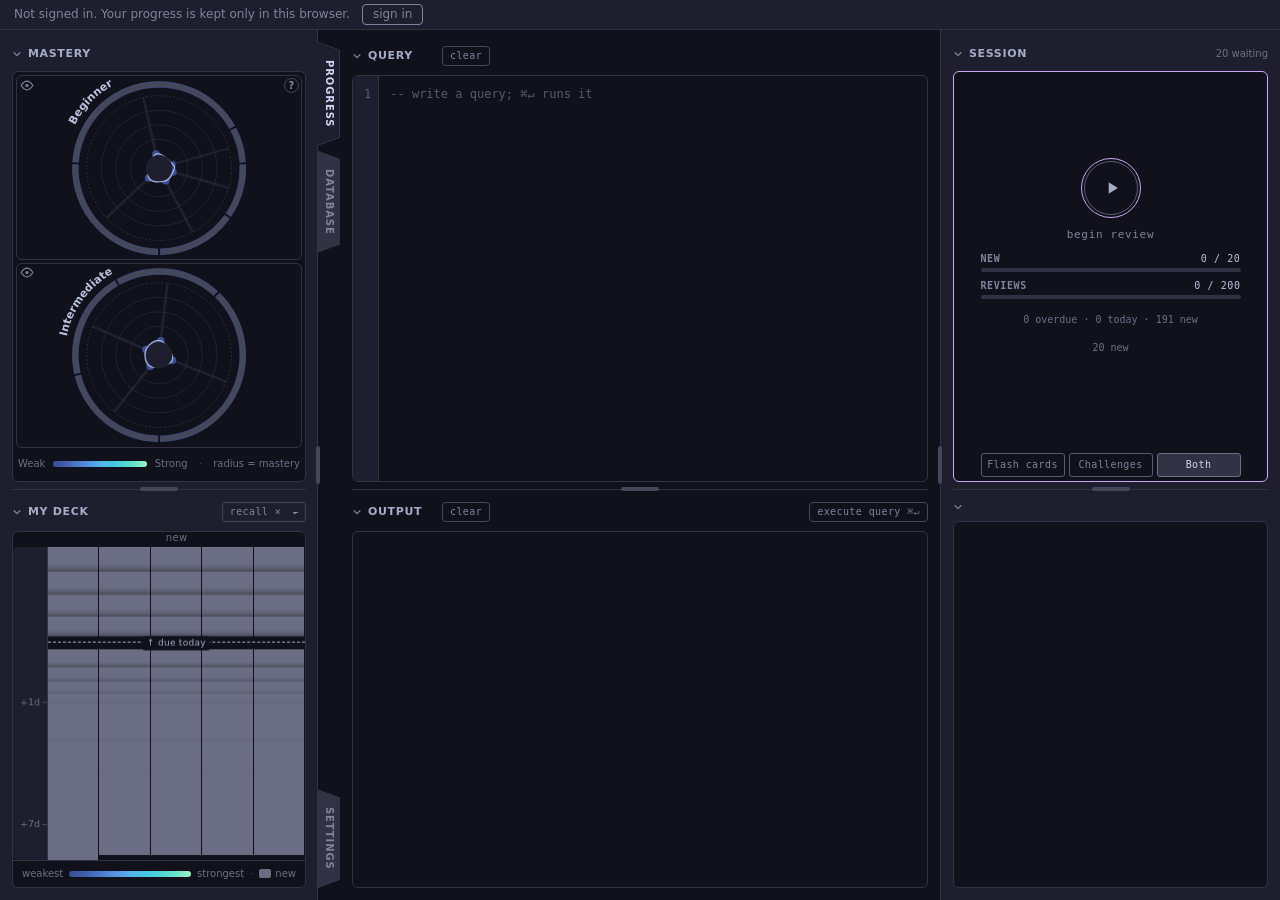
<file: sql_practice/index.html>
<!doctype html>
<script type="module" crossorigin src="/sql_practice/assets/index-D9efR1mQ.js"></script>
<link rel="modulepreload" crossorigin href="/sql_practice/assets/rolldown-runtime-CbXtAM7H.js">
<link rel="modulepreload" crossorigin href="/sql_practice/assets/chunk-DDJLRBDX-CZFSN2Va.js">
<link rel="stylesheet" crossorigin href="/sql_practice/assets/index-lpAxSEo3.css">

<meta charset="utf-8" />
<meta name="robots" content="noindex, nofollow" />
<title>SQL Challenges</title>
</file>
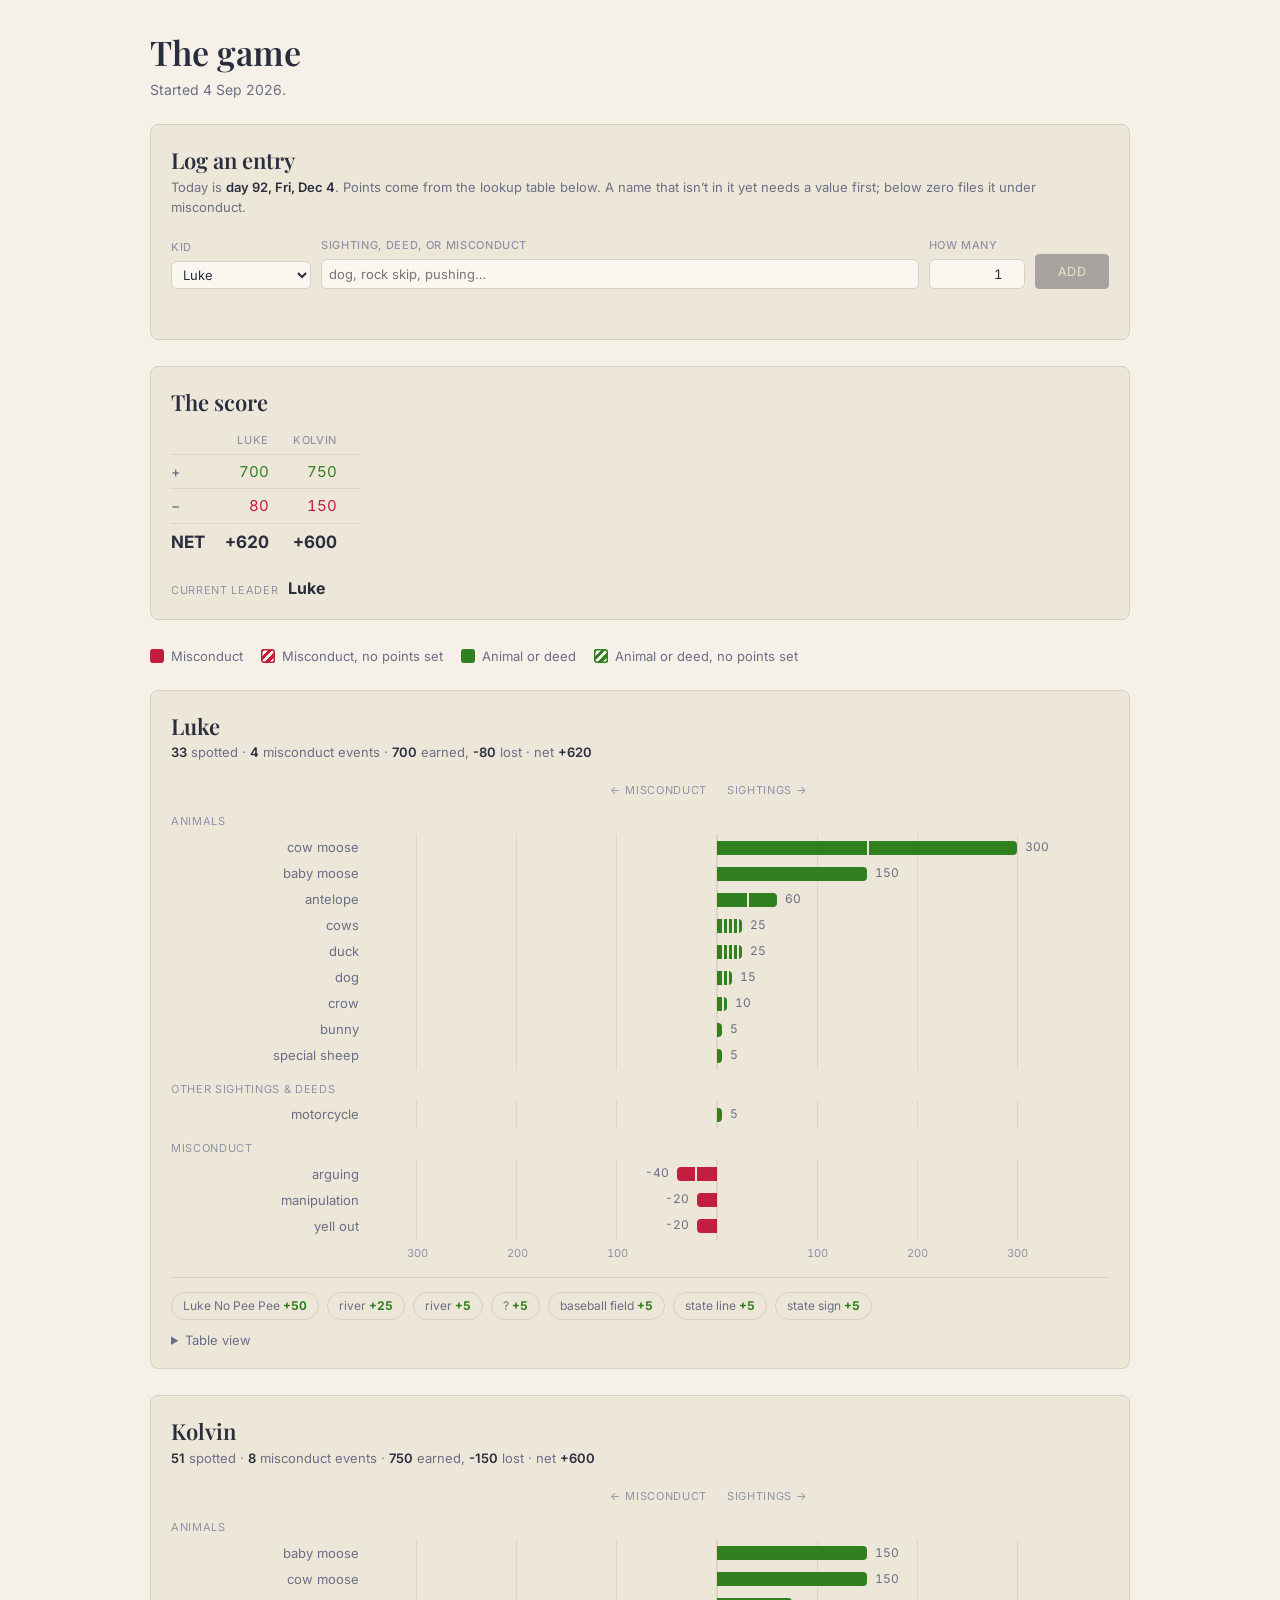
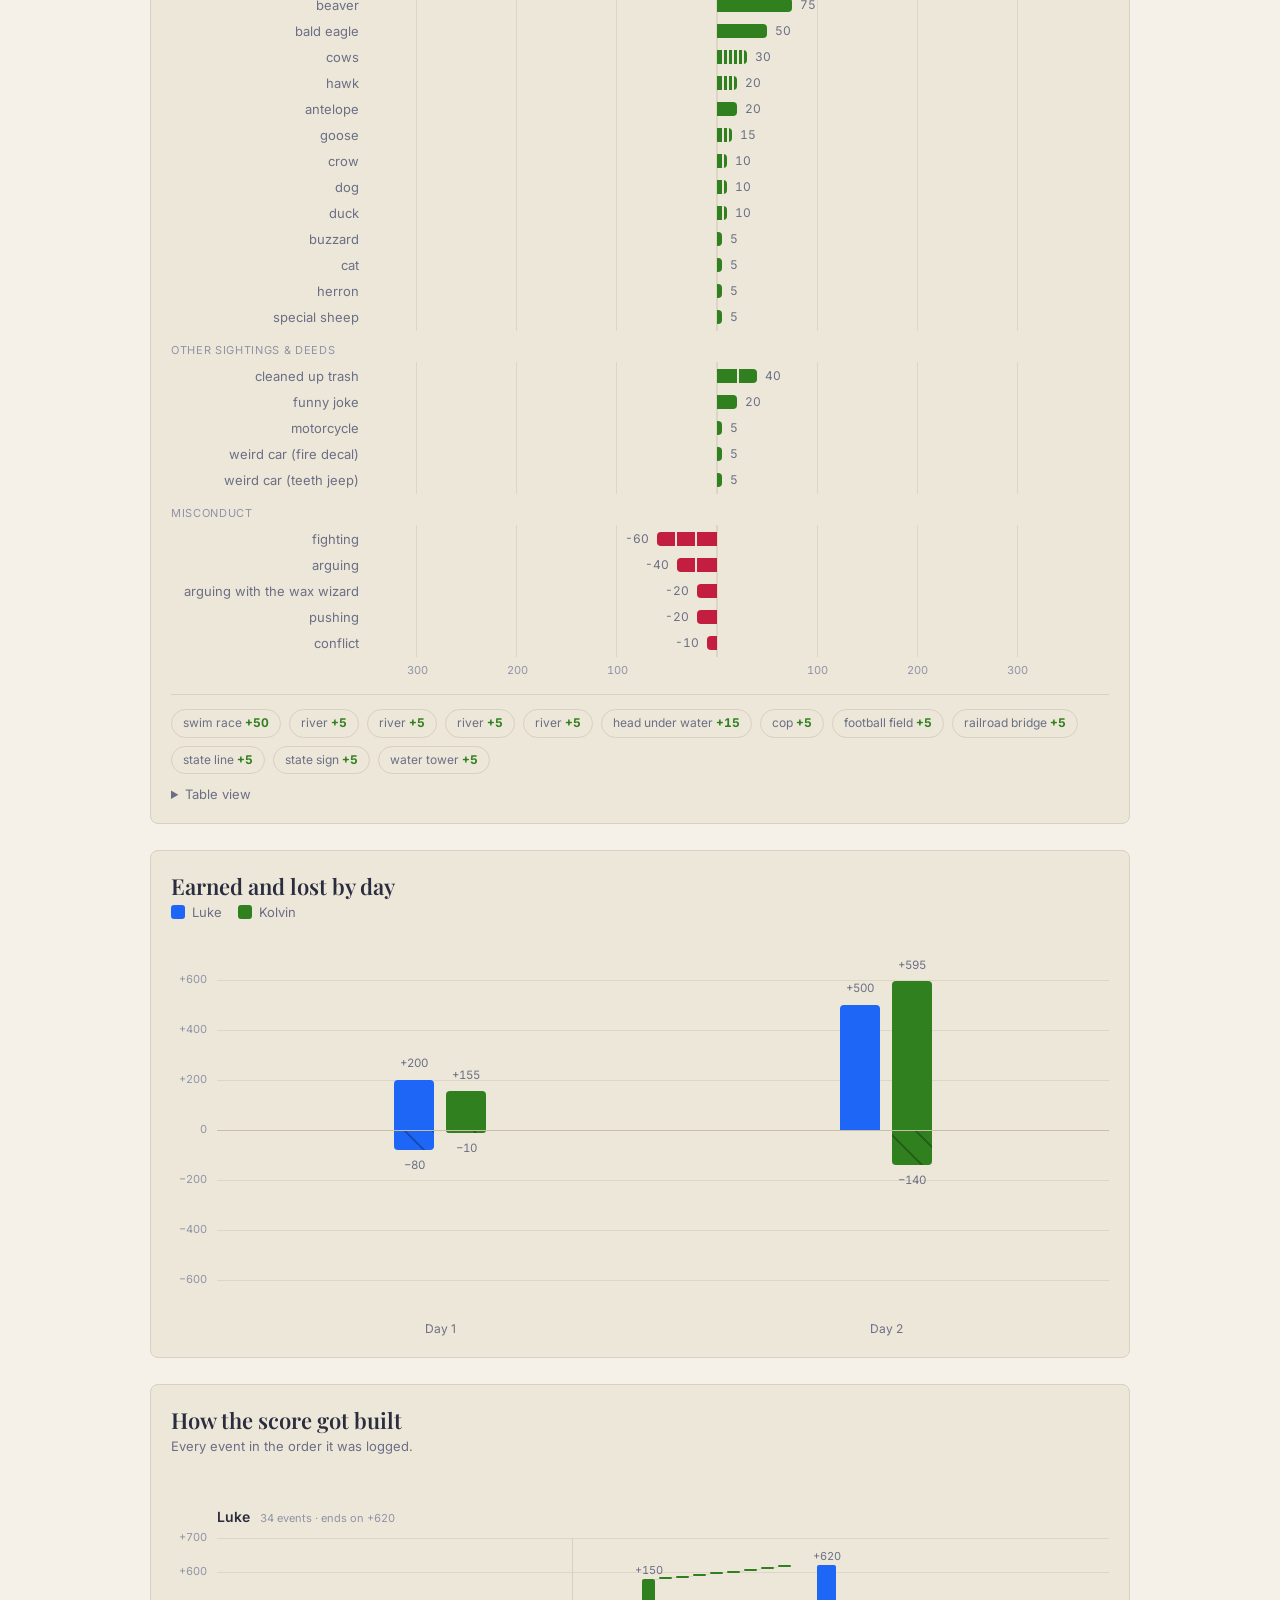
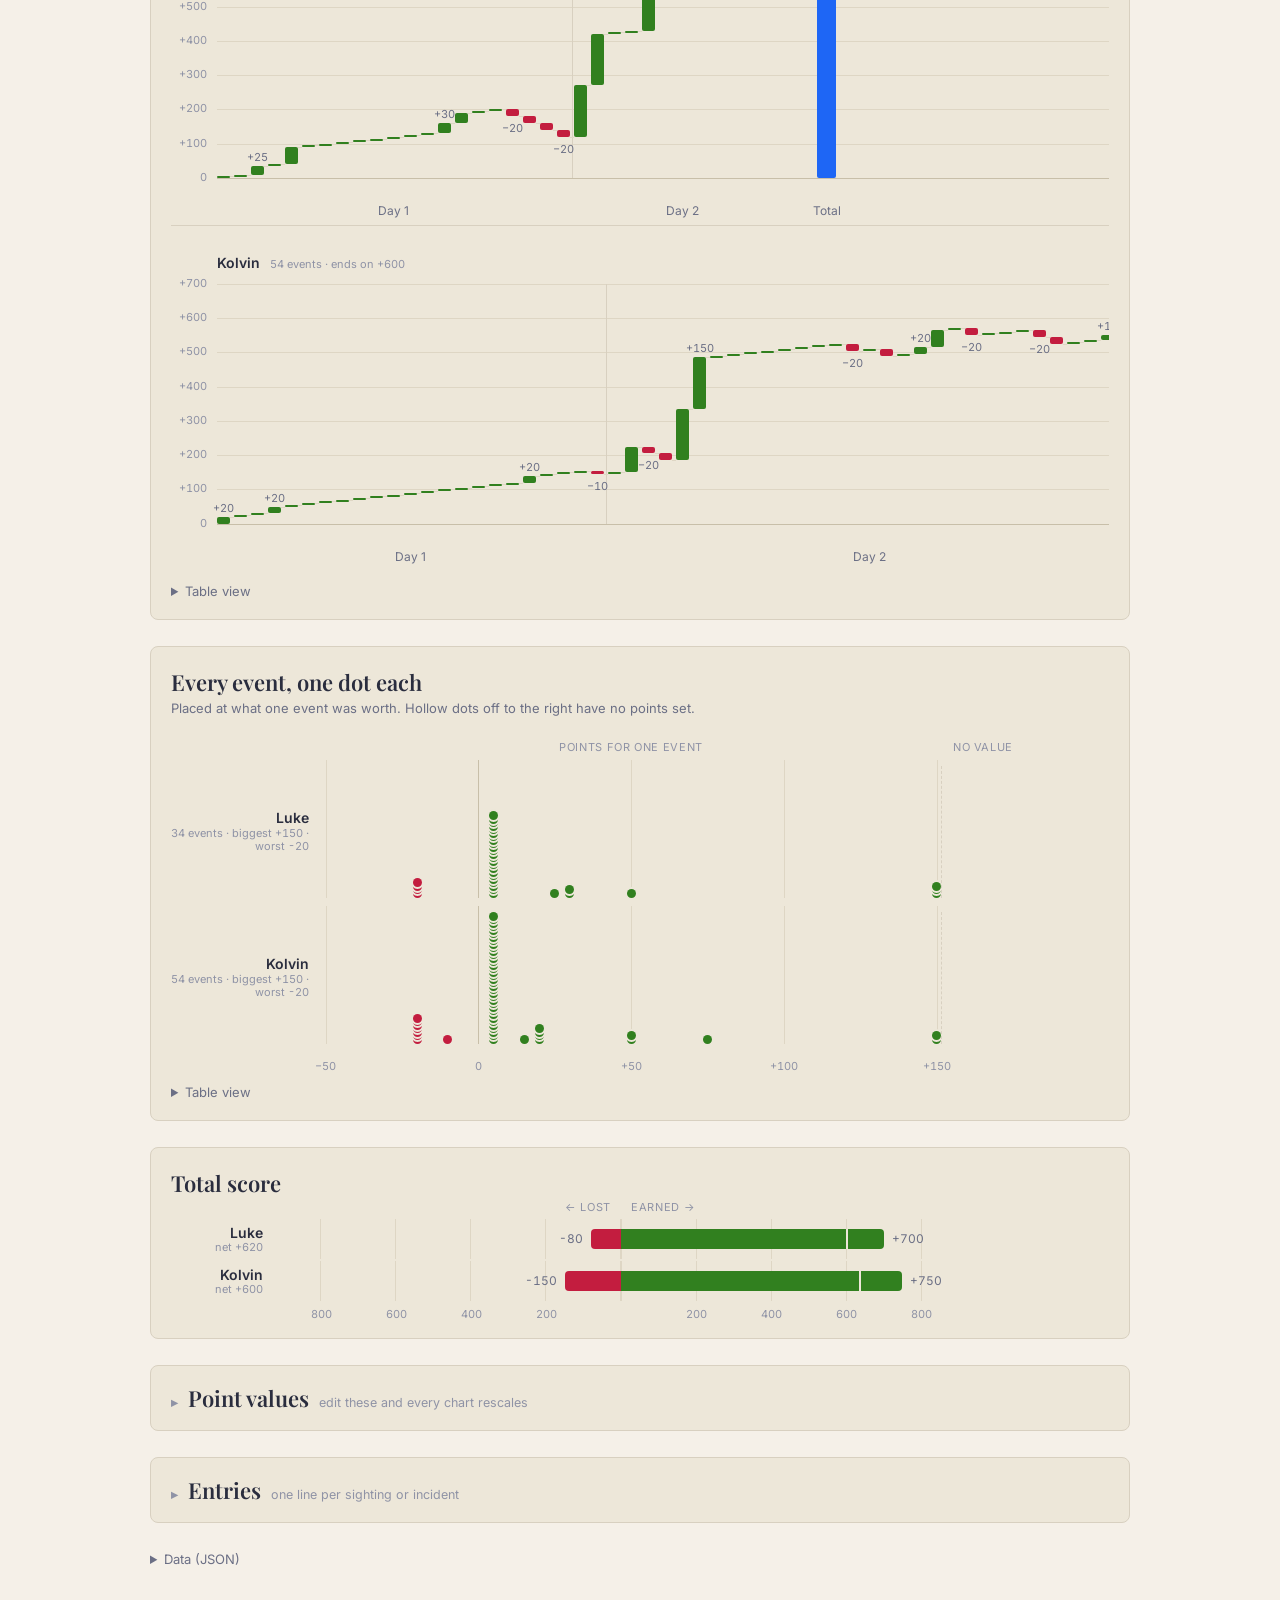
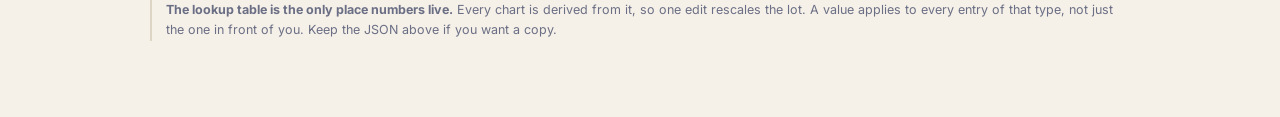
<file: thegame/index.html>
<!doctype html>
<html lang="en">
<head>
<meta charset="utf-8">
<meta name="viewport" content="width=device-width, initial-scale=1">
<meta name="robots" content="noindex, nofollow">
<title>The Game: Kolvin vs Luke</title>
<link rel="preconnect" href="https://fonts.googleapis.com">
<link rel="preconnect" href="https://fonts.gstatic.com" crossorigin>
<link href="https://fonts.googleapis.com/css2?family=Inter:wght@400;500;600&family=Playfair+Display:wght@400;600&display=swap" rel="stylesheet">
<style>
  :root {
    color-scheme: light;
    /* the site's own page, card, ink and rule */
    --plane: #f5f0e8;
    --surface-1: #ede7d9;
    --surface-2: #e2dac8;
    --text-primary: #2a2d3e;
    --text-secondary: #6b6f85;
    --muted: #8f93a6;
    --grid: #ded6c4;
    --axis: #c8bfa9;
    --border: #d8d0c0;
    --field: #faf7f0;
    /* the site's navy chrome and amber accent, for the one button that shouts */
    --btn-bg: #24273a;
    --btn-fg: #eed49f;
    /* Catppuccin Latte: the light sibling of the palette the site's nav wears.
       Validated against the card colour, not guessed. */
    --good: #31801f;
    --bad: #c31d3f;
    --kid1: #1e66f5;
    --kid2: #31801f;
    --kid3: #8839ef;
    --kid4: #bc7413;
  }

  @media (prefers-color-scheme: dark) {
    :root:where(:not([data-theme="light"])) {
      color-scheme: dark;
      /* Catppuccin Macchiato -- literally the palette the site's nav is painted in,
         so a phone on dark mode gets the site's own night colours rather than a
         generic black. The marks are re-stepped down into the lightness band the
         validator wants for a dark surface; Macchiato's pastels are too pale. */
      --plane: #1e2030;
      --surface-1: #24273a;
      --surface-2: #363a4f;
      --text-primary: #cad3f5;
      --text-secondary: #a5adcb;
      --muted: #8087a2;
      --grid: #363a4f;
      --axis: #4a4f68;
      --border: rgba(202,211,245,0.14);
      --field: #1a1c2a;
      --btn-bg: #eed49f;
      --btn-fg: #24273a;
      --good: #589941;
      --bad: #cb5e71;
      --kid1: #5a83da;
      --kid2: #589941;
      --kid3: #996eca;
      --kid4: #c7692d;
    }
  }
  :root[data-theme="dark"] {
    color-scheme: dark;
    /* Catppuccin Macchiato -- literally the palette the site's nav is painted in,
       so a phone on dark mode gets the site's own night colours rather than a
       generic black. The marks are re-stepped down into the lightness band the
       validator wants for a dark surface; Macchiato's pastels are too pale. */
    --plane: #1e2030;
    --surface-1: #24273a;
    --surface-2: #363a4f;
    --text-primary: #cad3f5;
    --text-secondary: #a5adcb;
    --muted: #8087a2;
    --grid: #363a4f;
    --axis: #4a4f68;
    --border: rgba(202,211,245,0.14);
    --field: #1a1c2a;
    --btn-bg: #eed49f;
    --btn-fg: #24273a;
    --good: #589941;
    --bad: #cb5e71;
    --kid1: #5a83da;
    --kid2: #589941;
    --kid3: #996eca;
    --kid4: #c7692d;
  }

  * { box-sizing: border-box; }
  /* the site's pairing: Playfair Display over Inter */
  :root { --font-body: 'Inter', system-ui, -apple-system, "Segoe UI", sans-serif;
          --font-head: 'Playfair Display', Georgia, serif; }
  body {
    margin: 0;
    padding: 32px 20px 64px;
    background: var(--plane);
    color: var(--text-primary);
    font: 15px/1.55 var(--font-body);
    -webkit-text-size-adjust: 100%;
  }
  .wrap { max-width: 980px; margin: 0 auto; }
  h1 { font-family: var(--font-head); font-weight: 600;
       font-size: 34px; line-height: 1.2; margin: 0 0 6px; }
  .sub { color: var(--text-secondary); margin: 0 0 24px; font-size: 14px; }

  .legend { display: flex; flex-wrap: wrap; gap: 18px; align-items: center;
            margin: 0 0 24px; font-size: 13px; color: var(--text-secondary); }
  .legend span { display: inline-flex; align-items: center; gap: 7px; }
  .sw { width: 14px; height: 14px; border-radius: 3px; flex: none; }
  .sw.good { background: var(--good); }
  .sw.bad  { background: var(--bad); }
  .sw.goodunk { background: repeating-linear-gradient(135deg, var(--good) 0 3px, transparent 3px 6px);
                box-shadow: inset 0 0 0 1.5px var(--good); }
  .sw.badunk  { background: repeating-linear-gradient(135deg, var(--bad) 0 3px, transparent 3px 6px);
                box-shadow: inset 0 0 0 1.5px var(--bad); }

  .card { background: var(--surface-1); border: 1px solid var(--border);
          border-radius: 8px; padding: 22px 20px 18px; margin-bottom: 26px; }
  .card h2 { font-family: var(--font-head); font-weight: 600;
             font-size: 22px; line-height: 1.25; margin: 0 0 2px; }
  .card .meta { font-size: 13px; color: var(--text-secondary); margin: 0 0 20px; }
  .card .meta b { color: var(--text-primary); font-weight: 600; }

  /* ---- charts ---- */
  /* contain, so dragging a chart to its end doesn't then drag the page back
     a screen -- the browser's back-swipe gesture is the same movement */
  .scroller { overflow-x: auto; overscroll-behavior-x: contain;
              -webkit-overflow-scrolling: touch; }

  .head { display: grid; align-items: end; margin-bottom: 6px;
          font-size: 11px; letter-spacing: 0.06em; text-transform: uppercase; color: var(--muted); }
  .head .l { text-align: right; padding-right: 10px; }
  .head .r { text-align: left; padding-left: 10px; }
  .head .c { text-align: center; }

  .grouplabel { font-size: 11px; letter-spacing: 0.06em; text-transform: uppercase;
                color: var(--muted); margin: 14px 0 6px; }

  .row { display: grid; align-items: center; height: 22px; margin-bottom: 4px; }
  .row.totals { height: 34px; margin-bottom: 8px; }
  .name { padding-right: 12px; text-align: right; line-height: 1.25;
          display: flex; flex-direction: column; justify-content: center; }
  .name b { font-size: 14px; font-weight: 600; }
  .name span { font-size: 11px; color: var(--muted); font-variant-numeric: tabular-nums; }
  .cat { text-align: right; font-size: 13px; color: var(--text-secondary);
         white-space: nowrap; overflow: hidden; text-overflow: ellipsis; padding-right: 12px; }
  .side { position: relative; display: flex; align-items: center; gap: 8px; height: 100%; }
  .side.left  { justify-content: flex-end; }
  .side.right { justify-content: flex-start; }
  .bar { display: flex; height: 14px; }
  .bar.big { height: 20px; }
  .side.left  .bar { flex-direction: row-reverse; }
  .side.left  .bar > :last-child { border-radius: 4px 0 0 4px; }
  .side.right .bar > :last-child { border-radius: 0 4px 4px 0; }
  .seg { height: 100%; min-width: 3px; background: var(--good); cursor: default; }
  /* separators live inside the segment, so bar length still equals value × scale */
  .side.right .bar > .seg + .seg { border-left: 2px solid var(--surface-1); }
  .side.left  .bar > .seg + .seg { border-right: 2px solid var(--surface-1); }
  .seg.bad { background: var(--bad); }
  .seg.unk { background: repeating-linear-gradient(135deg, var(--good) 0 3px, transparent 3px 6px);
             box-shadow: inset 0 0 0 1.5px var(--good); }
  .seg.bad.unk { background: repeating-linear-gradient(135deg, var(--bad) 0 3px, transparent 3px 6px);
                 box-shadow: inset 0 0 0 1.5px var(--bad); }
  .val { font-size: 12px; color: var(--text-secondary); font-variant-numeric: tabular-nums;
         white-space: nowrap; }

  /* An absolutely positioned layer paints over its static siblings whatever
     the DOM order says, which is how the rules ended up drawn across the bars
     and the figures beside them. So say the order out loud: rules behind, data
     in front. */
  .gridlines { position: absolute; inset: 0; pointer-events: none; z-index: 0; }
  .side > .bar, .side > .val { position: relative; z-index: 1; }
  .gridlines i { position: absolute; top: -3px; bottom: -3px; width: 1px; background: var(--grid); }
  .axis { background: var(--axis); }

  .ticks { display: grid; margin-top: 8px; font-size: 11px; color: var(--muted);
           font-variant-numeric: tabular-nums; }
  .ticks .band { position: relative; height: 14px; }
  .ticks .band b { position: absolute; top: 0; font-weight: 400; }

  /* ---- earned & lost by day: one column per kid, per day ---- */
  /* the scroller clips vertically, so the end figures need reserved room */
  .dchart .scroller { padding: 40px 0 0; }
  .dchart .dplot { position: relative; margin-left: var(--gutter, 46px); }
  .dchart .glines { position: absolute; inset: 0; pointer-events: none; }
  .dchart .glines i { position: absolute; left: 0; right: 0; height: 1px; background: var(--grid); }
  .dchart .glines i.axis { background: var(--axis); }
  .dchart .tick { position: absolute; right: 100%; padding-right: 10px; font-size: 11px;
                  color: var(--muted); font-variant-numeric: tabular-nums; white-space: nowrap;
                  transform: translateY(-50%); }
  .dgroups { position: relative; display: flex; height: 100%; }
  .dgroup { flex: 1 0 132px; display: flex; justify-content: center; gap: var(--dgap, 12px); }
  .dcol { position: relative; width: var(--dcol, 40px); }
  .dbar { position: absolute; left: 0; right: 0; cursor: default; }
  .dbar.up   { border-radius: 4px 4px 0 0; }
  .dbar.down { border-radius: 0 0 4px 4px; }
  .dbar.flat { border-radius: 0; }
  .dval { position: absolute; left: -8px; right: -8px; text-align: center; font-size: 11.5px;
          color: var(--text-secondary); font-variant-numeric: tabular-nums; white-space: nowrap; }
  .dval.none { color: var(--muted); }
  .dlabels { display: flex; margin: 40px 0 0 var(--gutter, 46px); }
  .dlabels div { flex: 1 0 132px; text-align: center; font-size: 12px; color: var(--text-secondary); }
  .klegend { display: flex; flex-wrap: wrap; gap: 16px; align-items: center; margin: 0 0 18px;
             font-size: 13px; color: var(--text-secondary); }
  .klegend span { display: inline-flex; align-items: center; gap: 7px; }

  /* ---- waterfall: the score in the order it happened ---- */
  /* the end figures sit outside the plot box, and the scroller clips vertically */
  .wchart .scroller { padding: 30px 0 0; }
  .wstrip { padding-bottom: 4px; }
  .wstrip + .wstrip { border-top: 1px solid var(--border); padding-top: 26px; }
  .wname { margin: 0 0 10px var(--gutter, 46px); display: flex; align-items: baseline; gap: 10px; }
  .wname b { font-size: 14px; font-weight: 600; }
  .wname span { font-size: 11px; color: var(--muted); font-variant-numeric: tabular-nums; }
  .wplot { position: relative; margin-left: var(--gutter, 46px); }
  .wchart .glines { position: absolute; inset: 0; pointer-events: none; }
  .wchart .glines i { position: absolute; left: 0; right: 0; height: 1px; background: var(--grid); }
  .wchart .glines i.axis { background: var(--axis); }
  .wchart .tick { position: absolute; right: 100%; padding-right: 10px; font-size: 11px;
                  color: var(--muted); font-variant-numeric: tabular-nums; white-space: nowrap;
                  transform: translateY(-50%); }
  .wstep { position: absolute; background: var(--good); border-radius: 2px; cursor: default; }
  .wstep.bad { background: var(--bad); }
  .wstep.unk { background: repeating-linear-gradient(135deg, var(--good) 0 3px, transparent 3px 6px);
               box-shadow: inset 0 0 0 1.5px var(--good); }
  .wstep.unk.bad { background: repeating-linear-gradient(135deg, var(--bad) 0 3px, transparent 3px 6px);
                   box-shadow: inset 0 0 0 1.5px var(--bad); }
  .wlink { position: absolute; height: 1px; background: var(--grid); pointer-events: none; }
  .wsep { position: absolute; top: 0; bottom: 0; width: 1px; background: var(--border);
          pointer-events: none; }
  .wval { position: absolute; font-size: 11px; color: var(--text-secondary); white-space: nowrap;
          font-variant-numeric: tabular-nums; transform: translateX(-50%); }
  .wdays { position: relative; height: 15px; margin: 24px 0 4px var(--gutter, 46px); }
  .wdays span { position: absolute; font-size: 12px; color: var(--text-secondary);
                transform: translateX(-50%); white-space: nowrap; }

  /* ---- one dot per event ---- */
  .dothead, .drow, .dotticks { display: grid; align-items: center; }
  .dothead { margin-bottom: 10px; font-size: 11px; letter-spacing: 0.06em;
             text-transform: uppercase; color: var(--muted); }
  .dothead .c { text-align: center; }
  .drow { margin-bottom: 14px; }
  .drow .name span { white-space: normal; }
  .dstack, .dlane { position: relative; height: 100%; }
  .dlane { border-left: 1px dashed var(--border); }
  .dgrid { position: absolute; top: -6px; bottom: 0; left: 0; right: 0; pointer-events: none; }
  .dgrid i { position: absolute; top: 0; bottom: 0; width: 1px; background: var(--grid); }
  .dgrid i.axis { background: var(--axis); }
  /* the ring is surface-coloured, so a dense stack still reads as separate dots */
  .dot { position: absolute; width: 9px; height: 9px; border-radius: 50%;
         background: var(--good); box-shadow: 0 0 0 2px var(--surface-1); cursor: default; }
  .dot.bad { background: var(--bad); }
  .dot.unk { background: transparent; border: 1.5px solid var(--good); box-shadow: none; }
  .dot.unk.bad { border-color: var(--bad); }
  .dotticks .band { position: relative; height: 14px; font-size: 11px; color: var(--muted);
                    font-variant-numeric: tabular-nums; }
  .dotticks .band b { position: absolute; top: 0; font-weight: 400; transform: translateX(-50%); }

  .chips { display: flex; flex-wrap: wrap; gap: 8px; margin-top: 18px;
           padding-top: 14px; border-top: 1px solid var(--border); }
  .chip { font-size: 12px; color: var(--text-secondary); border: 1px solid var(--border);
          border-radius: 999px; padding: 4px 11px; }
  .chip b { color: var(--good); font-variant-numeric: tabular-nums; }
  .chips .none { font-size: 12px; color: var(--muted); }

  /* ---- tables ---- */
  details { margin-top: 10px; }
  summary { cursor: pointer; font-size: 13px; color: var(--text-secondary); }

  .card.fold { margin-top: 0; }
  .card.fold:not([open]) { padding: 15px 20px; }
  .fold > summary { display: flex; align-items: baseline; gap: 10px; list-style: none;
                    font-family: var(--font-head); font-size: 22px; font-weight: 600;
                    color: var(--text-primary); }
  .fold > summary::-webkit-details-marker { display: none; }
  .fold > summary::before { content: "\25B8"; color: var(--muted); font-size: 13px; }
  .fold[open] > summary { margin-bottom: 2px; }
  .fold[open] > summary::before { content: "\25BE"; }
  .fold > summary .hint { font-family: var(--font-body); font-size: 12.5px;
                          font-weight: 400; color: var(--muted); }
  table { border-collapse: collapse; margin-top: 12px; font-size: 13px; width: 100%; }
  th, td { text-align: left; padding: 5px 10px 5px 0; border-bottom: 1px solid var(--grid);
           vertical-align: middle; }
  th { color: var(--muted); font-weight: 500; font-size: 11px;
       letter-spacing: 0.06em; text-transform: uppercase; white-space: nowrap; }
  td.n, th.n { text-align: right; font-variant-numeric: tabular-nums; padding-right: 16px; }
  tr.dim td { color: var(--muted); }

  .summary h2 { margin-bottom: 10px; }
  table.score { width: auto; margin-top: 4px; }
  table.score th.lab { font-size: 14px; text-transform: none; letter-spacing: 0;
                       color: var(--text-secondary); padding-right: 20px; }
  table.score thead th.n { padding-right: 24px; }
  table.score td { font-size: 15px; padding-right: 24px; }
  table.score tr.up td   { color: var(--good); }
  table.score tr.down td { color: var(--bad); }
  table.score tr.net th, table.score tr.net td {
    font-weight: 700; font-size: 17px; color: var(--text-primary); border-bottom: none; }
  .leader { margin: 16px 0 0; font-size: 11px; letter-spacing: 0.06em;
            text-transform: uppercase; color: var(--muted); }
  .leader b { margin-left: 10px; font-size: 16px; letter-spacing: 0;
              text-transform: none; color: var(--text-primary); }

  input, select, button { font: inherit; font-size: 13px; color: var(--text-primary); }
  input[type="text"], input[type="number"], select {
    background: var(--field); border: 1px solid var(--border); border-radius: 6px;
    padding: 4px 7px; width: 100%; }
  input[type="number"] { text-align: right; font-variant-numeric: tabular-nums; }
  input:focus-visible, select:focus-visible, button:focus-visible {
    outline: 2px solid var(--text-secondary); outline-offset: 1px; }
  .btn { background: var(--surface-2); border: 1px solid var(--border); border-radius: 4px;
         padding: 5px 12px; cursor: pointer; color: var(--text-secondary); width: auto; }
  .btn:hover { color: var(--text-primary); }
  .btn.x { padding: 2px 8px; border-radius: 5px; line-height: 1.2; }
  .btn[disabled] { opacity: .4; cursor: not-allowed; }
  .toolbar { display: flex; flex-wrap: wrap; gap: 8px; align-items: center; margin-top: 14px; }
  .toolbar .spacer { flex: 1; }
  .status { font-size: 12px; color: var(--muted); }

  .lookup td:nth-child(1) { width: 34%; }
  .lookup td:nth-child(2) { width: 17%; }
  .lookup td:nth-child(3) { width: 15%; }
  .lookup td:nth-child(4) { width: 20%; }
  .entries td:nth-child(1) { width: 8%; }
  .entries td:nth-child(2) { width: 18%; }
  .entries td:nth-child(3) { width: 27%; }
  .entries td:nth-child(4) { width: 10%; }
  .entries td:nth-child(5) { width: 25%; }
  .tablewrap { overflow-x: auto; }
  .tablewrap table { min-width: 620px; }

  .note { font-size: 12.5px; color: var(--text-secondary); line-height: 1.65;
          border-left: 2px solid var(--grid); padding-left: 14px; margin-top: 30px; }
  .note code { background: var(--grid); padding: 1px 5px; border-radius: 3px; font-size: 12px; }
  textarea { width: 100%; min-height: 160px; font: 12px/1.5 ui-monospace, SFMono-Regular, Menlo, monospace;
             background: var(--field); color: var(--text-primary); border: 1px solid var(--border);
             border-radius: 8px; padding: 10px; margin-top: 10px; }

  /* ---- log an entry ---- */
  .addbar { padding-bottom: 20px; }
  .addbar .abrow, .addbar .abnew { display: flex; flex-wrap: wrap; gap: 10px; align-items: flex-end; }
  .addbar .abnew { margin-top: 14px; padding-top: 14px; border-top: 1px solid var(--grid); }
  .addbar .abnew[hidden], .addbar .abf[hidden] { display: none; }
  .abf { display: flex; flex-direction: column; gap: 5px; flex: none; }
  .abf > span { font-size: 11px; font-weight: 500; letter-spacing: 0.06em;
                text-transform: uppercase; color: var(--muted); }
  .abf-kid { width: 140px; }
  .abf-type { flex: 1 1 280px; min-width: 230px; }
  .abf-qty { width: 96px; }
  .abf-kind { width: 150px; }
  .abf-pts { width: 104px; }
  .abf-scope { width: 150px; }
  .addbar .btn.go { padding: 7px 22px; background: var(--btn-bg); border-color: var(--btn-bg);
                    color: var(--btn-fg); letter-spacing: 0.04em; text-transform: uppercase;
                    font-size: 12.5px; }
  .addbar .btn.go:hover { color: var(--btn-fg); opacity: .86; }
  .addbar .btn.go[disabled] { opacity: .35; }
  .abhint { font-size: 12.5px; color: var(--text-secondary); line-height: 1.5;
            flex: 1 1 220px; align-self: center; }
  .abecho { margin-top: 12px; font-size: 12.5px; color: var(--text-secondary);
            min-height: 18px; font-variant-numeric: tabular-nums; }

  /* ---- on a phone ----
     The chrome gives up its margins, the entry bar becomes one field to a line
     with thumb-sized targets, and the charts shrink themselves in metrics().
     Only what won't fit after all that goes into a sideways scroll. */
  @media (max-width: 640px) {
    body { padding: 20px 12px 48px; font-size: 14px; }
    h1 { font-size: 27px; }
    .sub { font-size: 13px; margin-bottom: 18px; }

    .card { padding: 16px 13px 14px; margin-bottom: 18px; }
    .card h2 { font-size: 19px; }
    .card .meta { font-size: 12.5px; margin-bottom: 14px; }
    .card.fold:not([open]) { padding: 12px 13px; }
    .fold > summary { font-size: 19px; }
    .fold > summary .hint { display: none; }      /* a desktop nicety; no room here */

    .legend, .klegend { gap: 9px 14px; font-size: 12px; margin-bottom: 16px; }

    /* one field to a line, and 16px text in them: below that, iOS zooms the
       whole page in the moment a field is focused and never zooms back out */
    .abf { flex: 1 1 100%; width: auto; min-width: 0; }
    .abf-kid { flex: 1 1 130px; }
    .abf-qty { flex: 1 1 100px; }
    .abf-kind, .abf-scope { flex: 1 1 140px; }
    .abf-pts { flex: 1 1 100px; }
    input[type="text"], input[type="number"], select { padding: 9px 10px; font-size: 16px; }
    .addbar .btn.go { flex: 1 1 120px; padding: 11px 22px; }
    .btn { padding: 8px 14px; }
    .btn.x { padding: 6px 11px; }

    .cat { font-size: 12px; padding-right: 8px; }
    .name { padding-right: 8px; }
    .name b, .wname b { font-size: 13px; }
    .val, .dval { font-size: 11px; }
    .dlabels div { font-size: 11px; }

    table { font-size: 12.5px; }
    .tablewrap table { min-width: 560px; }
    .note { font-size: 12px; margin-top: 22px; padding-left: 11px; }
    textarea { min-height: 120px; }
    .summary h2 { margin-bottom: 6px; }
    table.score td { font-size: 16px; padding-right: 18px; }
    table.score tr.net th, table.score tr.net td { font-size: 18px; }
  }

  #tip { position: fixed; z-index: 10; pointer-events: none; opacity: 0;
         transition: opacity .1s; background: var(--surface-1); color: var(--text-primary);
         border: 1px solid var(--border); border-radius: 7px; padding: 6px 10px;
         font-size: 12.5px; white-space: nowrap; box-shadow: 0 4px 14px rgba(0,0,0,.16); }
</style>
</head>
<body>
<div class="wrap">
  <h1>The game</h1>
  <p class="sub">Started 4 Sep 2026.</p>

  <div class="card addbar">
    <h2>Log an entry</h2>
    <p class="meta">Today is <b id="ab-day"></b>. Points come from the lookup table below.
      A name that isn&rsquo;t in it yet needs a value first; below zero files it under misconduct.</p>
    <div class="abrow">
      <label class="abf abf-kid"><span>Kid</span><select id="ab-kid"></select></label>
      <label class="abf abf-type"><span>Sighting, deed, or misconduct</span>
        <input id="ab-type" type="text" list="type-names" autocomplete="off"
               placeholder="dog, rock skip, pushing&hellip;"></label>
      <label class="abf abf-qty"><span>How many</span>
        <input id="ab-qty" type="number" min="1" step="1" value="1"></label>
      <button class="btn go" id="ab-add">Add</button>
    </div>
    <div class="abnew" id="ab-new" hidden>
      <label class="abf abf-kind" id="ab-kindf"><span>Animal or deed</span>
        <select id="ab-kind"></select></label>
      <label class="abf abf-pts"><span>Points</span><input id="ab-pts" type="number" step="1"></label>
      <label class="abf abf-scope" id="ab-scopef"><span>Scoring</span>
        <select id="ab-scope"></select></label>
      <span class="abhint" id="ab-newhint"></span>
    </div>
    <div class="abecho" id="ab-echo"></div>
    <datalist id="type-names"></datalist>
  </div>

  <div id="summary"></div>

  <div class="legend">
    <span><i class="sw bad"></i> Misconduct</span>
    <span><i class="sw badunk"></i> Misconduct, no points set</span>
    <span><i class="sw good"></i> Animal or deed</span>
    <span><i class="sw goodunk"></i> Animal or deed, no points set</span>
  </div>

  <div id="charts"></div>

  <details class="card fold">
    <summary>Point values <span class="hint">edit these and every chart rescales</span></summary>
    <p class="meta"><b>Per animal</b> multiplies the points by how many were spotted.
      <b>Per herd</b> pays once for the sighting. Blank points draw as a stripe and count as
      nothing.</p>
    <div class="tablewrap"><table class="lookup"><thead><tr>
      <th>Entry type</th><th>Side</th><th class="n">Points</th><th>Scoring</th>
      <th class="n">Entries</th><th></th>
    </tr></thead><tbody id="lookup-body"></tbody></table></div>
    <div class="toolbar">
      <button class="btn" id="add-type">+ Add type</button>
      <span class="spacer"></span>
      <span class="status" id="status"></span>
    </div>
  </details>

  <details class="card fold">
    <summary>Entries <span class="hint">one line per sighting or incident</span></summary>
    <p class="meta"><b>Day</b> counts from day 1, 4 Sep 2026. <b>Qty</b> is how many animals
      were in the one sighting, which <i>per herd</i> types ignore. A new name in <b>Kid</b> gets
      its own chart.</p>
    <div class="tablewrap"><table class="entries"><thead><tr>
      <th class="n">Day</th><th>Kid</th><th>Type</th><th class="n">Qty</th><th>Note</th>
      <th class="n">Points</th><th></th>
    </tr></thead><tbody id="entries-body"></tbody></table></div>
    <div class="toolbar"><button class="btn" id="add-entry">+ Add entry</button></div>
    <datalist id="kid-names"></datalist>
  </details>

  <details>
    <summary>Data (JSON)</summary>
    <textarea id="json" spellcheck="false"></textarea>
    <div class="toolbar">
      <button class="btn" id="apply-json">Load the JSON above</button>
      <span class="status" id="json-status"></span>
    </div>
  </details>

  <p class="note">
    <b>The lookup table is the only place numbers live.</b> Every chart is derived from it, so one
    edit rescales the lot. A value applies to every entry of that type, not just the one in front
    of you. Keep the JSON above if you want a copy.
  </p>
</div>

<div id="tip"></div>

<script>
/* ---- seed ------------------------------------------------------------
   Transcribed from the 5 Sep 2026 note, in the order it was written.
   Entries are individual log lines; the points come from the type table.  */

const KINDS = [
  { key: "sighting",   label: "Animal",     phrase: "an animal",   side: "right", group: "Animals" },
  { key: "deed",       label: "Deed",       phrase: "a deed",      side: "right", group: "Other sightings & deeds" },
  { key: "misconduct", label: "Misconduct", phrase: "misconduct",  side: "left",  group: "Misconduct" },
  { key: "activity",   label: "Activity",   phrase: "an activity", side: "chip",  group: "Scored activities" }
];
const kindPhrase = k => (KINDS.find(x => x.key === k) || {}).phrase || k;

const SEED = {
  types: [
    // name, kind, points (null = not recorded), scope
    ["dog",                         "sighting",    5,     "animal"],
    ["goose",                       "sighting",    5,     "herd"],
    ["duck",                        "sighting",    5,     "herd"],
    ["crow",                        "sighting",    5,     "herd"],
    ["heron",                       "sighting",    5,     "herd"],
    ["hawk",                        "sighting",    5,     "herd"],
    ["bald eagle",                  "sighting",    50,    "animal"],
    ["cow moose",                   "sighting",    150,   "animal"],
    ["baby moose",                  "sighting",    150,   "animal"],
    ["beaver",                      "sighting",    75,    "animal"],
    ["cat",                         "sighting",    5,     "animal"],
    ["bunny",                       "sighting",    5,     "animal"],
    ["special sheep",               "sighting",    5,     "herd"],
    ["weird car (fire decal)",      "deed",        5,     "animal"],
    ["weird car (teeth jeep)",      "deed",        5,     "animal"],
    ["motorcycle",                  "deed",        5,     "animal"],
    ["cleaned up trash",            "deed",        20,    "animal"],
    ["funny joke",                  "deed",        20,    "animal"],
    ["rock skip",                   "deed",        10,    "animal"],
    ["fighting",                    "misconduct",  -20,   "animal"],
    ["pushing",                     "misconduct",  -20,   "animal"],
    ["arguing",                     "misconduct",  -20,   "animal"],
    ["arguing with the wax wizard", "misconduct",  -20,   "animal"],
    ["intentional annoying",        "misconduct",  -20,   "animal"],
    ["false spotting",              "misconduct",  -20,   "animal"],
    ["tattling",                    "misconduct",  -10,   "animal"],
    ["pestering",                   "misconduct",  -10,   "animal"],
    ["lying",                       "misconduct",  -20,   "animal"],
    ["swim race",                   "activity",    50,    "animal"],
    ["head under water",            "activity",    15,    "animal"],
    ["river",                       "activity",    5,     "animal"],
    ["cop",                         "activity",    5,     "animal"],
    ["football field",              "activity",    5,     "animal"],
    ["buzzard",                     "sighting",    5,     "herd"],
    ["state line",                  "activity",    5,     "animal"],
    ["water tower",                 "activity",    5,     "animal"],
    ["cows",                        "sighting",    5,     "animal"],
    ["railroad bridge",             "activity",    5,     "animal"],
    ["antelope",                    "sighting",    5,     "animal"],
    ["conflict",                    "misconduct",  -10,   "animal"],
    ["?",                           "activity",    5,     "animal"],
    ["Luke No Pee Pee",             "activity",    50,    "animal"],
    ["state sign",                  "activity",    5,     "animal"],
    ["baseball field",              "activity",    5,     "animal"],
    ["yell out",                    "misconduct",  -20,   "animal"],
    ["manipulation",                "misconduct",  -20,   "animal"],
    ["herron",                      "sighting",    5,     "herd"],
  ],
  entries: [
    // kid, type name, quantity, note, day
    ["Luke",   "dog",                         1, "", 1],
    ["Luke",   "?",                           1, "", 1],
    ["Luke",   "river",                       5, "", 1],
    ["Luke",   "cows",                        1, "", 1],
    ["Luke",   "Luke No Pee Pee",             1, "", 1],
    ["Luke",   "cows",                        1, "", 1],
    ["Luke",   "state sign",                  1, "", 1],
    ["Luke",   "state line",                  1, "", 1],
    ["Luke",   "baseball field",              1, "", 1],
    ["Luke",   "river",                       1, "", 1],
    ["Luke",   "cows",                        1, "", 1],
    ["Luke",   "crow",                        1, "", 1],
    ["Luke",   "cows",                        1, "", 1],
    ["Luke",   "antelope",                    6, "", 1],
    ["Luke",   "antelope",                    6, "", 1],
    ["Luke",   "cows",                        1, "", 1],
    ["Luke",   "crow",                        1, "", 1],
    ["Luke",   "arguing",                     1, "", 1],
    ["Luke",   "yell out",                    1, "", 1],
    ["Luke",   "arguing",                     1, "", 1],
    ["Luke",   "manipulation",                1, "", 1],
    ["Kolvin", "cleaned up trash",            1, "", 1],
    ["Kolvin", "river",                       1, "", 1],
    ["Kolvin", "river",                       1, "", 1],
    ["Kolvin", "funny joke",                  1, "", 1],
    ["Kolvin", "cop",                         1, "", 1],
    ["Kolvin", "hawk",                        1, "", 1],
    ["Kolvin", "football field",              1, "", 1],
    ["Kolvin", "buzzard",                     1, "", 1],
    ["Kolvin", "state line",                  1, "", 1],
    ["Kolvin", "water tower",                 1, "", 1],
    ["Kolvin", "cows",                        1, "", 1],
    ["Kolvin", "motorcycle",                  1, "", 1],
    ["Kolvin", "cows",                        1, "", 1],
    ["Kolvin", "cows",                        1, "", 1],
    ["Kolvin", "cows",                        1, "", 1],
    ["Kolvin", "river",                       1, "", 1],
    ["Kolvin", "state sign",                  1, "", 1],
    ["Kolvin", "railroad bridge",             1, "", 1],
    ["Kolvin", "antelope",                    4, "", 1],
    ["Kolvin", "cows",                        1, "", 1],
    ["Kolvin", "hawk",                        1, "", 1],
    ["Kolvin", "river",                       1, "", 1],
    ["Kolvin", "conflict",                    1, "", 1],
    ["Kolvin", "dog",                         1, "", 2],
    ["Kolvin", "beaver",                      1, "", 2],
    ["Kolvin", "pushing",                     1, "", 2],
    ["Kolvin", "arguing",                     1, "", 2],
    ["Kolvin", "baby moose",                  1, "", 2],
    ["Kolvin", "cow moose",                   1, "", 2],
    ["Kolvin", "cat",                         1, "", 2],
    ["Kolvin", "weird car (fire decal)",      1, "", 2],
    ["Kolvin", "weird car (teeth jeep)",      1, "", 2],
    ["Kolvin", "special sheep",               1, "", 2],
    ["Kolvin", "dog",                         1, "", 2],
    ["Kolvin", "goose",                       1, "", 2],
    ["Kolvin", "crow",                        1, "", 2],
    ["Kolvin", "goose",                       6, "", 2],
    ["Kolvin", "arguing",                     1, "", 2],
    ["Kolvin", "herron",                      5, "", 2],
    ["Kolvin", "fighting",                    1, "", 2],
    ["Kolvin", "duck",                        2, "", 2],
    ["Kolvin", "cleaned up trash",            1, "", 2],
    ["Kolvin", "bald eagle",                  1, "", 2],
    ["Kolvin", "hawk",                        2, "", 2],
    ["Kolvin", "fighting",                    1, "", 2],
    ["Kolvin", "goose",                       1, "", 2],
    ["Kolvin", "crow",                        1, "", 2],
    ["Kolvin", "cows",                        1, "", 2],
    ["Kolvin", "fighting",                    1, "", 2],
    ["Kolvin", "arguing with the wax wizard", 1, "", 2],
    ["Kolvin", "hawk",                        1, "", 2],
    ["Kolvin", "duck",                        4, "", 2],
    ["Kolvin", "head under water",            1, "", 2],
    ["Kolvin", "swim race",                   1, "", 2],
    ["Luke",   "cow moose",                   1, "", 2],
    ["Luke",   "baby moose",                  1, "", 2],
    ["Luke",   "bunny",                       1, "", 2],
    ["Luke",   "dog",                         1, "", 2],
    ["Luke",   "cow moose",                   1, "", 2],
    ["Luke",   "duck",                        1, "", 2],
    ["Luke",   "duck",                        1, "", 2],
    ["Luke",   "dog",                         1, "", 2],
    ["Luke",   "special sheep",               1, "", 2],
    ["Luke",   "duck",                        1, "", 2],
    ["Luke",   "duck",                        1, "", 2],
    ["Luke",   "duck",                        1, "", 2],
    ["Luke",   "motorcycle",                  1, "", 2],
  ]
};

/* ---- state ---------------------------------------------------------- */

const KEY = "the-game-v2";
const DAY = 2;                       // everything logged so far came from day 2
let TYPES, ENTRIES;

/* Two people adding a row at the same moment used to be able to mint the same
   id, because ids were a running count. They are random now: an id made in one
   browser can't collide with an id made in another. */
const uid = () => "x" + Math.random().toString(36).slice(2, 10);

/* The seeded rows keep ids made out of their own names, so filling an empty
   shared log twice writes the same rows twice rather than two of everything. */
const slug = s => s.toLowerCase().replace(/[^a-z0-9]+/g, "-").replace(/^-|-$/g, "");

/* Only ever reached by a browser that finds nothing written down: no saved
   copy here and, when the log is shared, no rows on the server either. There is
   deliberately no button for this -- overwriting a filled-in log with the seed
   is not something anyone should be one stray click away from. */
function fromSeed() {
  const taken = new Set();
  TYPES = SEED.types.map(([name, kind, points, scope], i) => {
    let id = "t-" + (slug(name) || "n" + i);
    while (taken.has(id)) id += "-" + i;
    taken.add(id);
    return { id, name, kind, points, scope };
  });
  const byName = new Map(TYPES.map(t => [t.name, t.id]));
  ENTRIES = SEED.entries.map(([kid, name, qty, note, day], i) =>
    ({ id: "e-" + i, kid, typeId: byName.get(name), qty, note, day }));
}

/* SENT is the receipt: the rows the server has already agreed to. It used to
   live only in memory, so a reload arrived with nothing to compare against and
   the page took the server's copy over the top of its own. Anything typed on a
   phone with no signal died there. It is written down with the rows now, so a
   reload knows exactly what it still owes and sends it. */
function sentOut() {
  if (!SENT) return null;
  const o = {};
  for (const k of TABLES) o[k] = [...SENT[k]];
  return o;
}

function sentIn(o) {
  if (!o) return null;
  const m = {};
  for (const k of TABLES) m[k] = new Map(Array.isArray(o[k]) ? o[k] : []);
  return m;
}

function save() {
  try {
    localStorage.setItem(KEY, JSON.stringify({ types: TYPES, entries: ENTRIES, sent: sentOut() }));
    if (!SHARED) status("Saved in this browser.");
  } catch (e) {
    status("Can't save here. Edits last until you reload.");
  }
}
function status(msg) { document.getElementById("status").textContent = msg; }

// entries saved before there was a day column belong to the day-2 log
function fillDays() {
  for (const e of ENTRIES) e.day = Math.max(1, Math.round(+e.day) || DAY);
}

function load() {
  let raw = null;
  try { raw = localStorage.getItem(KEY); } catch (e) { /* file:// with storage off */ }
  if (!raw) { fromSeed(); return; }
  try {
    const d = JSON.parse(raw);
    if (!Array.isArray(d.types) || !Array.isArray(d.entries)) throw 0;
    TYPES = d.types; ENTRIES = d.entries; fillDays();
    SENT = sentIn(d.sent);
    status("Loaded your saved edits.");
  } catch (e) { fromSeed(); }
}

/* ---- the shared log --------------------------------------------------
   Fill these two in and the page stops being one person's private copy: every
   edit is written to a Supabase table and every browser polls for everyone
   else's. Leave them empty and nothing reaches the network — the log lives in
   localStorage and goes no further than the browser it was typed in.

   The rules the sync keeps:
     · the server is the truth on arrival — a browser adopts what it finds
       rather than uploading its own stale copy over the top
     · an edit made here is never lost to an edit made there. Rows are sent one
       at a time, so two people working on different entries don't collide, and
       a poll is ignored while there are edits still waiting to go up
     · a poll never rebuilds a field someone is typing in
     · an empty log is filled from the seed, so the first person to open the
       page starts everyone off with the written-down game rather than nothing */
const SUPABASE_URL = "https://qajfukimikbhmzsosuif.supabase.co";
const SUPABASE_KEY = "sb_publishable_xptTzZ-QmmdK6CyBj-wySw_Vm7Fxvfr";   // public by design; the guard rails are in the database
const SHARED = !!(SUPABASE_URL && SUPABASE_KEY);
const POLL_MS = 4000;

/* the two tables, and how a row on the wire maps to a row in the page */
const ROWS = {
  types: {
    table: "game_types",
    all: () => TYPES,
    out: t => ({ id: t.id, name: t.name, kind: t.kind, points: t.points, scope: t.scope }),
    in: r => ({ id: r.id, name: r.name, kind: r.kind, points: r.points, scope: r.scope })
  },
  entries: {
    table: "game_entries",
    all: () => ENTRIES,
    out: e => ({ id: e.id, kid: e.kid, type_id: e.typeId, day: e.day, qty: e.qty, note: e.note }),
    in: r => ({ id: r.id, kid: r.kid, typeId: r.type_id, day: r.day, qty: r.qty, note: r.note })
  }
};
const TABLES = Object.keys(ROWS);

let SENT = null;                     // what the server last agreed to; null = not talked yet
let syncing = false, syncTimer = 0;

const rest = (t, q) => SUPABASE_URL.replace(/\/+$/, "") + "/rest/v1/" + t + (q || "");
const head = extra => Object.assign({
  apikey: SUPABASE_KEY,
  Authorization: "Bearer " + SUPABASE_KEY,
  "Content-Type": "application/json"
}, extra || {});

/* keepalive so a write that starts as the tab is being put away still lands.
   It caps the body at 64KB, which is far more than a handful of rows. */
async function call(method, url, opts) {
  const r = await fetch(url, Object.assign({ method, keepalive: true }, opts));
  if (!r.ok) throw new Error(method + " " + r.status + " " + (await r.text()).slice(0, 200));
  return r;
}

/* the page's current rows, frozen as strings so they can be compared cheaply */
function snapshot() {
  const m = {};
  for (const k of TABLES) m[k] = new Map(ROWS[k].all().map(o => [o.id, JSON.stringify(ROWS[k].out(o))]));
  return m;
}

/* what has happened here that the server hasn't been told about */
function pending(now) {
  const d = {};
  for (const k of TABLES) {
    const was = SENT[k], is = now[k], up = [], gone = [];
    for (const [id, row] of is) if (was.get(id) !== row) up.push(JSON.parse(row));
    for (const id of was.keys()) if (!is.has(id)) gone.push(id);
    d[k] = { up, gone };
  }
  return d;
}
const anyPending = d => TABLES.some(k => d[k].up.length || d[k].gone.length);
const unsent = now => anyPending(pending(now || snapshot()));

async function push() {
  const now = snapshot();
  const d = pending(now);
  if (!anyPending(d)) return;
  // types go up before entries and come down after them, so an entry is never
  // sitting in the table pointing at a type that isn't there yet
  for (const k of ["types", "entries"])
    if (d[k].up.length)
      await call("POST", rest(ROWS[k].table), {
        headers: head({ Prefer: "resolution=merge-duplicates,return=minimal" }),
        body: JSON.stringify(d[k].up)
      });
  for (const k of ["entries", "types"])
    if (d[k].gone.length)
      await call("DELETE", rest(ROWS[k].table, "?id=in.(" + d[k].gone.map(encodeURIComponent).join(",") + ")"),
                 { headers: head({ Prefer: "return=minimal" }) });
  SENT = now;
  save();
}

async function pull() {
  const got = await Promise.all(TABLES.map(k => call("GET", rest(ROWS[k].table, "?select=*"), { headers: head() })));
  const d = {};
  for (let i = 0; i < TABLES.length; i++) d[TABLES[i]] = (await got[i].json()).map(ROWS[TABLES[i]].in);
  return d;
}

/* A poll must not rebuild a table with the cursor in it: the edit being typed
   would go out from under the hand typing it. Only the three things a poll
   actually rebuilds count. The add bar does not, and must not -- it puts the
   cursor back in the type field after every log, and a phone keeps it there for
   as long as the keyboard is up, so counting it stopped the phone from ever
   taking anyone else's entries in. */
const FIELDS = "#lookup-body, #entries-body, #json";
const busy = () => {
  const a = document.activeElement;
  return !!a && !!a.closest && !!a.closest(FIELDS);
};

function adopt(d) {
  const now = snapshot();
  if (unsent(now)) return;                 // our own unsent edits outrank the poll
  const same = TABLES.every(k => {
    const inc = d[k];
    return inc.length === now[k].size &&
      inc.every(o => now[k].get(o.id) === JSON.stringify(ROWS[k].out(o)));
  });
  if (same || busy()) return;
  TYPES = d.types; ENTRIES = d.entries; fillDays();
  SENT = snapshot();
  save();
  renderAll();
  status("Someone else's edits just came in.");
}

async function sync() {
  if (!SHARED || syncing) return;
  syncing = true;
  try {
    if (!SENT) {
      const d = await pull();
      if (!d.types.length && !d.entries.length) {
        SENT = { types: new Map(), entries: new Map() };
        await push();                      // an empty log gets whatever this browser is holding
        renderAll();
      } else {
        TYPES = d.types; ENTRIES = d.entries; fillDays();
        SENT = snapshot();
        save();
        renderAll();
      }
      status("Everyone with the link is editing this same log.");
    } else {
      const had = unsent();
      await push();
      const d = await pull();
      /* A log that has gone empty under a browser still holding rows was
         cleared out deliberately. Same rule as a first visit: whatever this
         browser has fills it, rather than the blank coming back down. */
      if (!d.types.length && !d.entries.length && (TYPES.length || ENTRIES.length)) {
        SENT = { types: new Map(), entries: new Map() };
        await push();
        save();
      } else {
        adopt(d);
      }
      if (had) status("Saved for everyone.");
    }
  } catch (e) {
    status("Can't reach the shared log. Edits are kept here until it's back.");
  } finally {
    syncing = false;
  }
}

/* an edit doesn't go up on the keystroke; it goes up once the typing stops */
function syncSoon() {
  if (!SHARED) return;
  clearTimeout(syncTimer);
  syncTimer = setTimeout(sync, 700);
}

/* ---- derived model -------------------------------------------------- */

const typeOf = id => TYPES.find(t => t.id === id);
const num = v => (v === null || v === undefined || v === "" || isNaN(v)) ? null : +v;
const fmt = n => Number.isInteger(n) ? String(n) : (Math.round(n * 100) / 100).toString();

/* points an entry is worth: null when its type has no value set */
function entryPoints(e) {
  const t = typeOf(e.typeId);
  if (!t || t.points === null) return null;
  return t.points * (t.scope === "herd" ? 1 : Math.max(0, e.qty || 0));
}

function model() {
  const kids = [...new Set(ENTRIES.map(e => e.kid))];
  return kids.map(name => {
    const mine = ENTRIES.filter(e => e.kid === name);
    const groups = [], chips = [];
    let seen = 0, good = 0, bad = 0, act = 0, unsetGood = 0, unsetBad = 0;

    for (const k of KINDS) {
      const ids = [...new Set(mine.filter(e => (typeOf(e.typeId) || {}).kind === k.key).map(e => e.typeId))];
      const rows = ids.map(id => {
        const t = typeOf(id);
        const items = mine.filter(e => e.typeId === id).map(e => ({
          qty: e.qty, note: e.note, day: e.day, pts: entryPoints(e)
        }));
        const known = items.filter(i => i.pts !== null);
        return {
          name: t.name, scope: t.scope, kind: k.key, items,
          days: [...new Set(items.map(i => i.day))].sort((a, b) => a - b),
          count: items.length,
          qty: items.reduce((a, i) => a + (i.qty || 0), 0),
          total: known.reduce((a, i) => a + Math.abs(i.pts), 0),
          signed: known.reduce((a, i) => a + i.pts, 0),
          missing: items.length - known.length
        };
      }).sort((a, b) => b.total - a.total || b.count - a.count || a.name.localeCompare(b.name));

      for (const r of rows) {
        if (k.key === "misconduct") { bad += r.signed; unsetBad += r.missing; }
        else                        { unsetGood += r.missing; }
        if (k.key === "sighting" || k.key === "deed") { seen += r.qty; good += r.signed; }
        if (k.key === "activity") { act += r.signed; for (const i of r.items) chips.push([r.name, i.pts, i.day]); }
      }
      if (rows.length && k.side !== "chip") groups.push({ label: k.group, side: k.side, rows });
    }
    return { name, groups, chips, seen, good, bad, act,
             unsetGood, unsetBad, unset: unsetGood + unsetBad,
             events: mine.filter(e => (typeOf(e.typeId) || {}).kind === "misconduct").length };
  });
}

/* ---- the score, in three lines ---------------------------------------
   Everything else on the page takes the game apart. This takes it back to the
   one number two kids would actually ask each other for.

   Earned and lost are split by the sign of the points scored rather than by
   which side of the page a type is filed under, so a misconduct someone gave a
   positive value to is counted as earned. The net comes out the same either
   way, and agrees with the total-score chart at the bottom. An entry whose type
   has no value set counts as nothing, here as everywhere. */
function standings(kids) {
  return kids.map(k => {
    let up = 0, down = 0, unset = 0;
    for (const e of ENTRIES) {
      if (e.kid !== k.name) continue;
      const p = entryPoints(e);
      if (p === null) unset++;
      else if (p < 0) down += p;
      else up += p;
    }
    return { name: k.name, up, down, net: up + down, unset };
  });
}

function summaryCard(kids) {
  const rows = standings(kids);
  const card = el("div", "card summary");
  card.append(el("h2", null, "The score"));

  const table = el("table", "score");
  const hr = el("tr");
  hr.append(el("th", "lab", ""));
  for (const r of rows) hr.append(el("th", "n", r.name));
  const thead = el("thead"); thead.append(hr); table.append(thead);

  const tbody = el("tbody");
  const lines = [["up", "+", r => r.up], ["down", "\u2212", r => -r.down],
                 ["net", "NET", r => (r.net > 0 ? "+" : "") + fmt(r.net)]];
  for (const [cls, label, pick] of lines) {
    const tr = el("tr", cls);
    tr.append(el("th", "lab", label));
    for (const r of rows) {
      const v = pick(r);
      tr.append(el("td", "n", typeof v === "string" ? v : fmt(v)));
    }
    tbody.append(tr);
  }
  table.append(tbody);
  card.append(table);

  /* A tie is a real outcome, not a rounding problem -- say so rather than
     picking whichever name happens to sort first. */
  const best = Math.max(...rows.map(r => r.net));
  const top = rows.filter(r => r.net === best);
  const lead = el("p", "leader", "Current leader");
  lead.append(el("b", null, top.length === 1 ? top[0].name : "tied"));
  card.append(lead);

  const unset = rows.reduce((a, r) => a + r.unset, 0);
  if (unset) {
    const m = el("p", "meta", unset === 1
      ? "1 entry has no point value set."
      : unset + " entries have no point value set.");
    m.style.margin = "12px 0 0";
    card.append(m);
  }
  return card;
}

/* ---- scale ---------------------------------------------------------- */

/* Every chart below is laid out in pixels, and a phone has about a third of
   the pixels this page was drawn for. So the room is measured once per redraw
   and the parts that can afford to give some up do. Where that isn't enough the
   scroller still takes over: some of these charts genuinely need the width, and
   a bar squeezed down to nothing is worse than a swipe. The floors are what
   stops the shrinking from going that far.

   Under a test's stub DOM there is nothing to measure, so the width falls back
   to the full 980 and every existing check sees the geometry it always saw. */
const UNK_PX = 12;
/* the two floors the shrinking stops at: below these a bar and a dot strip
   stop carrying any information, and a sideways scroll is the better answer */
const PLOTMIN = 80, DOTMIN = 200;
let PLOT, CAT, LABEL, NAME;

const roomFor = () => {
  const wrap = document.querySelector && document.querySelector(".wrap");
  return (wrap && wrap.clientWidth) || 980;
};

function metrics() {
  const w = roomFor();
  const tight = w < 560;                        /* a phone, near enough */

  /* The two-sided charts: a name column, then two plots and their end figures.
     The bars are the chart, so they are served first -- the name column is
     given only what is left over above the bars' floor, and is the thing that
     gets squeezed on the narrowest phone rather than the data. */
  LABEL = tight ? 30 : 46;
  CAT   = tight ? Math.max(72, Math.min(104, w - 2 * (PLOTMIN + LABEL))) : 200;
  NAME  = tight ? Math.max(60, CAT - 24) : 104;
  PLOT  = Math.max(PLOTMIN, Math.min(300, Math.floor((w - CAT - LABEL * 2) / 2)));

  /* earned & lost by day: narrower columns, closer together */
  DAXIS  = tight ? 30 : 46;
  DCOL   = tight ? 26 : 40;
  DGAP   = tight ? 8 : 12;
  DGROUP = tight ? 86 : 132;
  DPAD   = tight ? 20 : 40;

  /* the waterfall is as wide as the game is long, so it only gets thinner */
  WBAR = tight ? 10 : 13;
  WGAP = tight ? 3 : 4;

  DOTNAME = tight ? 78 : 150;
  DOTLANE = tight ? 46 : 84;
  DOTW    = Math.max(DOTMIN, Math.min(620, w - DOTNAME - DOTLANE));

  /* the handful of these the stylesheet needs to know about */
  const root = document.documentElement;
  if (root && root.style) {
    root.style.setProperty("--gutter", DAXIS + "px");
    root.style.setProperty("--dcol", DCOL + "px");
    root.style.setProperty("--dgap", DGAP + "px");
  }
}
let S, T, COLS, TCOLS;   /* S: per-event rows.  T: the totals chart. */

function niceStep(v) {
  const p = Math.pow(10, Math.floor(Math.log10(v)));
  const n = v / p;
  return (n <= 1 ? 1 : n <= 2 ? 2 : n <= 2.5 ? 2.5 : n <= 5 ? 5 : 10) * p;
}
function makeScale(max) {
  const m = Math.max(1, max);
  const step = niceStep(m / 5);
  const domain = Math.ceil(m / step) * step;
  return { step, domain, px: PLOT / domain };
}
function scale(kids) {
  S = makeScale(Math.max(...kids.flatMap(k => k.groups.flatMap(g => g.rows.map(r => r.total)))));
  T = makeScale(Math.max(...kids.map(k => Math.max(Math.abs(k.bad), k.good + k.act))));
  COLS  = `${CAT}px ${PLOT + LABEL}px ${PLOT + LABEL}px`;
  TCOLS = `${NAME}px ${PLOT + LABEL}px ${PLOT + LABEL}px`;
}

/* ---- dom helpers ---------------------------------------------------- */

const el = (tag, cls, txt) => {
  const n = document.createElement(tag);
  if (cls) n.className = cls;
  if (txt != null) n.textContent = txt;
  return n;
};
function opt(select, value, label, on) {
  const o = el("option", null, label);
  o.value = value;
  if (on) o.selected = true;
  select.appendChild(o);
}

/* ---- chart ---------------------------------------------------------- */

function gridlines(side, sc) {
  const g = el("div", "gridlines");
  for (let v = 0; v <= sc.domain + 1e-9; v += sc.step) {
    const i = el("i");
    if (v === 0) i.className = "axis";
    i.style[side === "left" ? "right" : "left"] = (v * sc.px) + "px";
    g.appendChild(i);
  }
  return g;
}

function bar(side, row, kidName) {
  const wrap = el("div", "side " + side);
  wrap.appendChild(gridlines(side, S));
  const b = el("div", "bar");
  const per = row.scope === "herd" ? "per herd" : "per animal";
  for (const i of row.items) {
    const seg = el("div", "seg" + (row.kind === "misconduct" ? " bad" : "") + (i.pts === null ? " unk" : ""));
    seg.style.width = (i.pts === null ? UNK_PX : Math.abs(i.pts) * S.px) + "px";
    const qty = i.qty > 1 ? ` ×${i.qty}` : "";
    seg.dataset.tip = `${kidName} · day ${i.day} · ${row.name}${qty} · `
      + (i.pts === null ? "no points set" : `${fmt(i.pts)} pts (${per})`)
      + (i.note ? ` · ${i.note}` : "");
    b.appendChild(seg);
  }
  const txt = (row.count - row.missing ? fmt(row.signed) : "—")
            + (row.missing ? ` +${row.missing}?` : "");
  const label = el("span", "val", txt);
  if (side === "left") wrap.append(label, b); else wrap.append(b, label);
  return wrap;
}

function rowEl(name, left, right) {
  const r = el("div", "row");
  r.style.gridTemplateColumns = COLS;
  const blank = side => { const d = el("div", "side " + side); d.appendChild(gridlines(side, S)); return d; };
  r.append(el("div", "cat", name), left || blank("left"), right || blank("right"));
  return r;
}

function ticks(cols, sc, sides) {
  const t = el("div", "ticks");
  t.style.gridTemplateColumns = cols;
  for (const side of sides) {
    const band = el("div", "band");
    if (side === "left" || side === "right") {
      for (let v = sc.step; v <= sc.domain + 1e-9; v += sc.step) {
        const b = el("b", null, fmt(v));
        b.style[side === "left" ? "right" : "left"] = (v * sc.px) + "px";
        b.style.transform = `translateX(${side === "left" ? "50%" : "-50%"})`;
        band.appendChild(b);
      }
    }
    t.appendChild(band);
  }
  return t;
}

function buildChart(kid) {
  const card = el("div", "card");
  card.append(el("h2", null, kid.name));

  const net = kid.good + kid.bad + kid.act;
  const meta = el("p", "meta");
  meta.innerHTML = `<b>${kid.seen}</b> spotted &middot; <b>${kid.events}</b> misconduct events`
    + ` &middot; <b>${fmt(kid.good + kid.act)}</b> earned, <b>${fmt(kid.bad)}</b> lost`
    + ` &middot; net <b>${net > 0 ? "+" : ""}${fmt(net)}</b>`
    + (kid.unset ? ` &middot; ${kid.unset} with no points set` : "");
  card.append(meta);

  const scroller = el("div", "scroller"), chart = el("div", "chart");
  chart.style.minWidth = (CAT + (PLOT + LABEL) * 2) + "px";

  const head = el("div", "head");
  head.style.gridTemplateColumns = COLS;
  head.append(el("div", "c", ""), el("div", "l", "← Misconduct"), el("div", "r", "Sightings →"));
  chart.append(head);

  for (const g of kid.groups) {
    chart.append(el("div", "grouplabel", g.label));
    for (const r of g.rows) {
      const b = bar(g.side, r, kid.name);
      chart.append(g.side === "left" ? rowEl(r.name, b, null) : rowEl(r.name, null, b));
    }
  }
  chart.append(ticks(COLS, S, [null, "left", "right"]));
  scroller.append(chart);
  card.append(scroller);

  const chips = el("div", "chips");
  if (kid.chips.length) {
    for (const [name, p] of kid.chips) {
      const c = el("div", "chip");
      c.innerHTML = `${name} <b>${p === null ? "no points set" : (p > 0 ? "+" : "") + fmt(p)}</b>`;
      chips.append(c);
    }
  } else chips.append(el("div", "none", "No scored activities logged."));
  card.append(chips);

  const d = el("details"), s = el("summary", null, "Table view");
  const tbl = el("table");
  let html = "<tr><th>Event</th><th>Side</th><th class='n'>Day</th>"
           + "<th class='n'>Times</th><th class='n'>Spotted</th><th class='n'>Points</th></tr>";
  for (const g of kid.groups) for (const r of g.rows)
    html += `<tr${r.missing === r.count ? " class='dim'" : ""}><td>${esc(r.name)}</td>`
      + `<td>${r.kind === "misconduct" ? "misconduct" : r.kind}</td>`
      + `<td class="n">${r.days.join(", ")}</td>`
      + `<td class="n">${r.count}</td><td class="n">${r.qty}</td>`
      + `<td class="n">${r.count - r.missing ? fmt(r.signed) : "not set"}`
      + `${r.missing && r.missing < r.count ? ` (+${r.missing} not set)` : ""}</td></tr>`;
  for (const [name, p, day] of kid.chips)
    html += `<tr><td>${esc(name)}</td><td>activity</td><td class="n">${day}</td>`
      + `<td class="n">1</td><td class="n">&mdash;</td>`
      + `<td class="n">${p === null ? "not set" : fmt(p)}</td></tr>`;
  tbl.innerHTML = html;
  d.append(s, tbl);
  card.append(d);
  return card;
}

/* ---- totals chart ---------------------------------------------------- */

function totalsSide(side, kid) {
  const wrap = el("div", "side " + side);
  wrap.appendChild(gridlines(side, T));
  const b = el("div", "bar big");
  const parts = side === "left"
    ? [["misconduct", Math.abs(kid.bad), true]]
    : [["sightings & deeds", kid.good, false], ["scored activities", kid.act, false]];

  let drawn = 0;
  for (const [what, v, isBad] of parts) {
    if (!v) continue;
    drawn++;
    const seg = el("div", "seg" + (isBad ? " bad" : ""));
    seg.style.width = (v * T.px) + "px";
    seg.dataset.tip = `${kid.name} · ${fmt(v)} pts from ${what}`;
    b.appendChild(seg);
  }
  const missing = side === "left" ? kid.unsetBad : kid.unsetGood;
  if (missing) {
    const seg = el("div", "seg unk" + (side === "left" ? " bad" : ""));
    seg.style.width = UNK_PX + "px";
    seg.dataset.tip = `${kid.name} · ${missing} ${missing === 1 ? "entry has" : "entries have"} no points set`;
    b.appendChild(seg);
  }
  const val = side === "left" ? kid.bad : kid.good + kid.act;
  const txt = (drawn ? (val > 0 ? "+" : "") + fmt(val) : "—") + (missing ? ` +${missing}?` : "");
  const label = el("span", "val", txt);
  if (side === "left") wrap.append(label, b); else wrap.append(b, label);
  return wrap;
}

function totalsChart(kids) {
  const card = el("div", "card");
  card.append(el("h2", null, "Total score"));

  const scroller = el("div", "scroller"), chart = el("div", "chart");
  chart.style.minWidth = (NAME + (PLOT + LABEL) * 2) + "px";

  const head = el("div", "head");
  head.style.gridTemplateColumns = TCOLS;
  head.append(el("div", "c", ""), el("div", "l", "← Lost"), el("div", "r", "Earned →"));
  chart.append(head);

  for (const kid of kids) {
    const row = el("div", "row totals");
    row.style.gridTemplateColumns = TCOLS;
    const net = kid.good + kid.act + kid.bad;
    const nm = el("div", "name");
    nm.append(el("b", null, kid.name), el("span", null, `net ${net > 0 ? "+" : ""}${fmt(net)}`));
    row.append(nm, totalsSide("left", kid), totalsSide("right", kid));
    chart.append(row);
  }
  chart.append(ticks(TCOLS, T, [null, "left", "right"]));
  scroller.append(chart);
  card.append(scroller);
  return card;
}

/* ---- earned & lost by day -------------------------------------------- */

const DHALF = 150;                   /* px: each half of the plot, above and below zero */
const DUNK = 12;                     /* stub for entries with no points set */
let DAXIS, DCOL, DGAP, DGROUP, DPAD; /* tick gutter, column, gap, group floor, group padding */
/* below the line: 2px rules 20px apart, 25% darker than the kid's own colour */
const STRIPE = "repeating-linear-gradient(45deg, rgba(0,0,0,.25) 0 2px, transparent 2px 20px)";
const groupWidth = n => Math.max(DGROUP, n * DCOL + (n - 1) * DGAP + DPAD);
/* blue, green, purple, amber — kept in that order so neighbours stay apart
   for colourblind readers; every bar is labelled with its number as well */
const KID_HUES = ["--kid1", "--kid2", "--kid3", "--kid4"];
const hueOf = i => `var(${KID_HUES[i % KID_HUES.length]})`;

function dayModel() {
  const days = [...new Set(ENTRIES.map(e => e.day))].sort((a, b) => a - b);
  const names = [...new Set(ENTRIES.map(e => e.kid))];
  const cells = days.map(day => names.map(name => {
    const mine = ENTRIES.filter(e => e.kid === name && e.day === day);
    let up = 0, down = 0, missUp = 0, missDown = 0;   /* down is a magnitude */
    for (const e of mine) {
      const p = entryPoints(e);
      const bad = (typeOf(e.typeId) || {}).kind === "misconduct";
      if (p === null) { if (bad) missDown++; else missUp++; }
      else if (p < 0) down -= p;
      else up += p;
    }
    return { name, day, count: mine.length, up, down, missUp, missDown, net: up - down };
  }));
  return { days, names, cells };
}

/* zero sits in the middle: one domain, used the same distance up and down */
function dayScale(cells) {
  const m = Math.max(5, ...cells.map(c => Math.max(c.up, c.down)));   /* whole-number ticks on a quiet day */
  const step = niceStep(m / 5);
  const domain = Math.ceil(m / step) * step;
  return { step, domain, px: DHALF / domain };
}

function dayChart() {
  const { days, names, cells } = dayModel();
  const card = el("div", "card dchart");
  card.append(el("h2", null, "Earned and lost by day"));

  const legend = el("div", "klegend");
  names.forEach((n, i) => {
    const item = el("span"), sw = el("i", "sw");
    sw.style.background = hueOf(i);
    item.append(sw, document.createTextNode(n));
    legend.append(item);
  });
  card.append(legend);

  const D = dayScale(cells.flat());
  const GW = groupWidth(names.length);

  const scroller = el("div", "scroller"), inner = el("div");
  inner.style.minWidth = (DAXIS + days.length * GW) + "px";

  const plot = el("div", "dplot");
  plot.style.height = (DHALF * 2) + "px";

  const g = el("div", "glines"), zero = el("div", "glines");
  const line = (top, cls) => { const i = el("i", cls); i.style.top = top + "px"; g.append(i); };
  const tick = (top, txt) => {
    const t = el("div", "tick", txt);
    t.style.top = top + "px";
    plot.append(t);
  };
  for (let v = D.step; v <= D.domain + 1e-9; v += D.step) {
    line(DHALF - v * D.px); tick(DHALF - v * D.px, "+" + fmt(v));
    line(DHALF + v * D.px); tick(DHALF + v * D.px, "\u2212" + fmt(v));
  }
  plot.append(g);
  tick(DHALF, "0");
  const ax = el("i", "axis");
  ax.style.top = DHALF + "px";
  zero.append(ax);

  const groups = el("div", "dgroups");
  cells.forEach(row => {
    const grp = el("div", "dgroup");
    grp.style.flexBasis = GW + "px";
    row.forEach((c, i) => {
      const col = el("div", "dcol");
      const hue = hueOf(i);

      /* one direction at a time: the bar, then the striped stub, then the figure */
      const arm = (dir, value, missing) => {
        const away = dir === "up" ? "bottom" : "top";
        let reach = 0;
        if (value) {
          const bar = el("div", "dbar " + (missing ? "flat" : dir));
          bar.style.background = dir === "down" ? `${STRIPE}, ${hue}` : hue;
          bar.style[away] = DHALF + "px";
          bar.style.height = value * D.px + "px";
          bar.dataset.tip = `${c.name} · day ${c.day} · ${fmt(value)} ${dir === "up" ? "earned" : "lost"}`
            + ` · net ${c.net > 0 ? "+" : ""}${fmt(c.net)}`;
          col.append(bar);
          reach = value * D.px + 2;             /* 2px of surface between the two fills */
        }
        if (missing) {
          const stub = el("div", "dbar " + dir);
          stub.style.background = `repeating-linear-gradient(135deg, ${hue} 0 3px, transparent 3px 6px)`;
          stub.style.boxShadow = `inset 0 0 0 1.5px ${hue}`;
          stub.style[away] = (DHALF + reach) + "px";
          stub.style.height = DUNK + "px";
          stub.dataset.tip = `${c.name} · day ${c.day} · ${missing} `
            + `${missing === 1 ? "entry" : "entries"} with no points set`;
          col.append(stub);
          reach += DUNK;
        }
        if (!value && !missing) return;
        const txt = (value ? (dir === "up" ? "+" : "\u2212") + fmt(value) : "")
                  + (missing ? (value ? ` +${missing}?` : `${missing}?`) : "");
        const val = el("div", "dval" + (value ? "" : " none"), txt);
        val.style[away] = (DHALF + reach + 5) + "px";
        col.append(val);
      };

      if (c.count) {
        arm("up", c.up, c.missUp);
        arm("down", c.down, c.missDown);
      } else {
        const none = el("div", "dval none", "—");
        none.style.bottom = (DHALF + 5) + "px";
        col.append(none);
      }
      grp.append(col);
    });
    groups.append(grp);
  });
  plot.append(groups, zero);     /* the zero line sits over the bars */
  inner.append(plot);

  const labels = el("div", "dlabels");
  for (const d of days) {
    const l = el("div", null, "Day " + d);
    l.style.flexBasis = GW + "px";
    labels.append(l);
  }
  inner.append(labels);

  scroller.append(inner);
  card.append(scroller);
  return card;
}

/* ---- waterfall: how the score got built ------------------------------- */

const WPLOT = 240, WSTUB = 9, WEND = 22;  /* px */
let WBAR, WGAP;                           /* the bar and the space beside it */
const wx = i => i * (WBAR + WGAP);                 /* left edge of step i */

/* every event a kid logged, in the order it happened, with the running score */
function waterfallRows(name) {
  const mine = ENTRIES.filter(e => e.kid === name).slice().sort((a, b) => a.day - b.day);
  let run = 0;
  return mine.map(e => {
    const t = typeOf(e.typeId) || {};
    const pts = entryPoints(e), from = run;
    if (pts !== null) run += pts;
    return { day: e.day, label: t.name || "?", qty: e.qty, note: e.note,
             kind: t.kind, pts, from, to: run };
  });
}

/* one scale for every kid, so the strips can be read against each other */
function pathScale(levels) {
  const lo = Math.min(0, ...levels), hi = Math.max(0, ...levels);
  const step = niceStep(Math.max(5, hi - lo) / 8);
  /* a score that never moved gets zero in the middle rather than on the floor */
  if (hi === lo) return { step, lo: -step, hi: step, span: step * 2, px: WPLOT / (step * 2) };
  const dlo = Math.floor(lo / step) * step;
  const span = Math.max(step, Math.ceil(hi / step) * step - dlo);
  return { step, lo: dlo, hi: dlo + span, span, px: WPLOT / span };
}
const wy = (W, v) => (W.hi - v) * W.px;            /* px from the top of the plot */

function dayRuns(steps) {
  const out = [];
  steps.forEach((s, i) => {
    const last = out[out.length - 1];
    if (last && last.day === s.day) last.end = i;
    else out.push({ day: s.day, start: i, end: i });
  });
  return out;
}

function waterfallChart(kids) {
  const rows = kids.map(k => waterfallRows(k.name));
  const card = el("div", "card wchart");
  card.append(el("h2", null, "How the score got built"));
  card.append(el("p", "meta", "Every event in the order it was logged."));

  const W = pathScale(rows.flatMap(r => r.flatMap(s => [s.from, s.to])));
  const width = Math.max(140, ...rows.map(r => wx(r.length) + WEND + WBAR + 6));

  const scroller = el("div", "scroller"), inner = el("div");
  inner.style.minWidth = (DAXIS + width) + "px";

  rows.forEach((steps, ki) => {
    const kid = kids[ki], strip = el("div", "wstrip");
    const net = steps.length ? steps[steps.length - 1].to : 0;
    const unset = steps.filter(s => s.pts === null).length;

    const head = el("div", "wname");
    head.append(el("b", null, kid.name), el("span", null,
      steps.length + " events \u00b7 ends on " + (net > 0 ? "+" : "") + fmt(net)
      + (unset ? " \u00b7 " + unset + " with no points set" : "")));
    strip.append(head);

    const plot = el("div", "wplot");
    plot.style.height = WPLOT + "px";

    const g = el("div", "glines"), zero = el("div", "glines");
    const steps_n = Math.round(W.span / W.step);
    for (let i = 0; i <= steps_n; i++) {
      const v = W.lo + i * W.step, y = wy(W, v);
      const line = el("i", v === 0 ? "axis" : null);
      line.style.top = y + "px";
      (v === 0 ? zero : g).append(line);
      const t = el("div", "tick", (v > 0 ? "+" : v < 0 ? "\u2212" : "") + fmt(Math.abs(v)));
      t.style.top = y + "px";
      plot.append(t);
    }
    plot.append(g);

    /* a separator between days, and the day's name under the run it covers */
    const runs = dayRuns(steps), days = el("div", "wdays");
    runs.forEach((r, i) => {
      if (i) {
        const sep = el("div", "wsep");
        sep.style.left = (wx(r.start) - WGAP / 2) + "px";
        plot.append(sep);
      }
      const lbl = el("span", null, "Day " + r.day);
      lbl.style.left = (wx((r.start + r.end) / 2) + WBAR / 2) + "px";
      days.append(lbl);
    });

    let labelled = -9;
    steps.forEach((s, i) => {
      const x = wx(i);
      const bad = s.pts === null ? s.kind === "misconduct" : s.pts < 0;
      const tip = kid.name + " \u00b7 day " + s.day + " \u00b7 " + s.label
        + (s.qty > 1 ? " \u00d7" + s.qty : "") + " \u2014 "
        + (s.pts === null ? "no points set" : (s.pts > 0 ? "+" : "") + fmt(s.pts))
        + " \u00b7 running " + (s.to > 0 ? "+" : "") + fmt(s.to);

      const b = el("div", "wstep" + (bad ? " bad" : "") + (s.pts === null ? " unk" : ""));
      b.style.left = x + "px";
      b.style.width = WBAR + "px";
      if (s.pts === null) {
        const y = wy(W, s.to) - WSTUB / 2;
        b.style.top = Math.min(Math.max(y, 0), WPLOT - WSTUB) + "px";
        b.style.height = WSTUB + "px";
      } else {
        /* a step worth very little still gets 2px so it can be seen, which can
           carry it past the end of the plot when it sits against the bottom --
           so the bar is held inside, the same way the unpriced stub is */
        const h = Math.max(2, Math.abs(s.pts) * W.px);
        b.style.top = Math.min(Math.max(wy(W, Math.max(s.from, s.to)), 0), WPLOT - h) + "px";
        b.style.height = h + "px";
      }
      b.dataset.tip = tip;
      plot.append(b);

      if (i < steps.length - 1) {                  /* carry the level across the gap */
        const link = el("div", "wlink");
        link.style.left = (x + WBAR) + "px";
        link.style.width = WGAP + "px";
        link.style.top = wy(W, s.to) + "px";
        plot.append(link);
      }

      /* label only the big movers, and never two close enough to collide */
      if (s.pts !== null && Math.abs(s.pts) >= 10 && i - labelled >= 3) {
        labelled = i;
        const v = el("div", "wval", (s.pts > 0 ? "+" : "\u2212") + fmt(Math.abs(s.pts)));
        v.style.left = (x + WBAR / 2) + "px";
        if (s.pts > 0) v.style.top = (wy(W, Math.max(s.from, s.to)) - 17) + "px";
        else v.style.top = (wy(W, Math.min(s.from, s.to)) + 4) + "px";
        plot.append(v);
      }
    });

    /* the total, in the kid's own colour: the same number, drawn from zero */
    const tx = wx(steps.length) + WEND;
    const tot = el("div", "wstep");
    tot.style.background = hueOf(ki);
    tot.style.left = tx + "px";
    tot.style.width = (WBAR + 6) + "px";
    tot.style.top = wy(W, Math.max(0, net)) + "px";
    tot.style.height = Math.max(2, Math.abs(net) * W.px) + "px";
    tot.dataset.tip = kid.name + " \u2014 total " + (net > 0 ? "+" : "") + fmt(net)
      + (unset ? " \u00b7 " + unset + " entries have no points set" : "");
    plot.append(tot);

    const tv = el("div", "wval", (net > 0 ? "+" : net < 0 ? "\u2212" : "") + fmt(Math.abs(net)));
    tv.style.left = (tx + (WBAR + 6) / 2) + "px";
    tv.style.top = (net < 0 ? wy(W, net) + 4 : wy(W, Math.max(0, net)) - 17) + "px";
    plot.append(tv);

    const tl = el("span", null, "Total");
    tl.style.left = (tx + (WBAR + 6) / 2) + "px";
    days.append(tl);

    plot.append(zero);                             /* the zero line reads over the steps */
    strip.append(plot, days);
    inner.append(strip);
  });

  scroller.append(inner);
  card.append(scroller);

  const d = el("details"), sum = el("summary", null, "Table view"), tbl = el("table");
  let html = "<tr><th>Kid</th><th class='n'>Day</th><th>Event</th>"
           + "<th class='n'>Points</th><th class='n'>Running</th></tr>";
  rows.forEach((steps, ki) => {
    for (const s of steps)
      html += "<tr" + (s.pts === null ? " class='dim'" : "") + "><td>" + esc(kids[ki].name) + "</td>"
        + "<td class='n'>" + s.day + "</td>"
        + "<td>" + esc(s.label) + (s.qty > 1 ? " \u00d7" + s.qty : "") + "</td>"
        + "<td class='n'>" + (s.pts === null ? "not set" : (s.pts > 0 ? "+" : "") + fmt(s.pts)) + "</td>"
        + "<td class='n'>" + (s.to > 0 ? "+" : "") + fmt(s.to) + "</td></tr>";
  });
  tbl.innerHTML = html;
  d.append(sum, tbl);
  card.append(d);
  return card;
}

/* ---- one dot per event ------------------------------------------------ */

const DOTD = 9, DOTMAXH = 132, DOTPITCH = 11;
let DOTW, DOTLANE, DOTNAME;               /* the strip, the no-value lane, the name column */

function dotModel() {
  return [...new Set(ENTRIES.map(e => e.kid))].map(name => {
    const items = ENTRIES.filter(e => e.kid === name).map(e => {
      const t = typeOf(e.typeId) || {};
      return { day: e.day, label: t.name || "?", qty: e.qty, kind: t.kind, pts: entryPoints(e) };
    });
    /* one column per distinct value, dots stacked up inside it */
    const stacks = new Map();
    for (const i of items) {
      if (i.pts === null) continue;
      if (!stacks.has(i.pts)) stacks.set(i.pts, []);
      stacks.get(i.pts).push(i);
    }
    const unset = items.filter(i => i.pts === null);
    const known = [...stacks.keys()].sort((a, b) => a - b);
    return { name, items, stacks, unset, known,
             tallest: Math.max(0, unset.length, ...[...stacks.values()].map(v => v.length)) };
  });
}

function dotStrip() {
  const kids = dotModel();
  const card = el("div", "card dotchart");
  card.append(el("h2", null, "Every event, one dot each"));
  card.append(el("p", "meta", "Placed at what one event was worth. Hollow dots off to the right "
    + "have no points set."));

  const vals = kids.flatMap(k => k.known);
  const lo0 = Math.min(0, ...vals), hi0 = Math.max(0, ...vals);
  const step = niceStep(Math.max(5, hi0 - lo0) / 6);
  const lo = Math.floor(lo0 / step) * step;
  const span = Math.max(step, Math.ceil(hi0 / step) * step - lo);
  /* half a dot of inset each end, so the end columns sit inside the plot */
  const px = (DOTW - DOTD) / span;
  const at = v => (v - lo) * px;                  /* left edge of the dot at v */

  const tallest = Math.max(1, ...kids.map(k => k.tallest));
  const pitch = tallest > 1 ? Math.min(DOTPITCH, (DOTMAXH - DOTD) / (tallest - 1)) : DOTPITCH;
  const H = DOTD + (tallest - 1) * pitch;
  const COL = DOTNAME + "px " + DOTW + "px " + DOTLANE + "px";

  const scroller = el("div", "scroller"), inner = el("div");
  inner.style.minWidth = (DOTNAME + DOTW + DOTLANE) + "px";

  const head = el("div", "dothead");
  head.style.gridTemplateColumns = COL;
  head.append(el("div", null, ""), el("div", "c", "Points for one event"), el("div", "c", "No value"));
  inner.append(head);

  for (const k of kids) {
    const row = el("div", "drow");
    row.style.gridTemplateColumns = COL;
    row.style.height = H + "px";

    const worst = k.known.length ? k.known[0] : null;
    const best = k.known.length ? k.known[k.known.length - 1] : null;
    const nm = el("div", "name");
    nm.append(el("b", null, k.name), el("span", null,
      k.items.length + " events"
      + (best !== null ? " \u00b7 biggest " + (best > 0 ? "+" : "") + fmt(best) : "")
      + (worst !== null && worst !== best ? " \u00b7 worst " + fmt(worst) : "")));

    const plot = el("div", "dstack");
    const grid = el("div", "dgrid");
    const n = Math.round(span / step);
    for (let i = 0; i <= n; i++) {
      const v = lo + i * step, line = el("i", v === 0 ? "axis" : null);
      line.style.left = (at(v) + DOTD / 2) + "px";
      grid.append(line);
    }
    plot.append(grid);

    for (const [v, list] of k.stacks) {
      list.forEach((it, i) => {
        const dot = el("div", "dot" + (v < 0 ? " bad" : ""));
        dot.style.left = at(v) + "px";
        dot.style.bottom = (i * pitch) + "px";
        dot.dataset.tip = k.name + " \u00b7 day " + it.day + " \u00b7 " + it.label
          + (it.qty > 1 ? " \u00d7" + it.qty : "") + " \u00b7 " + (v > 0 ? "+" : "") + fmt(v)
          + (list.length > 1 ? " \u00b7 " + list.length + " events worth this" : "");
        plot.append(dot);
      });
    }

    const lane = el("div", "dlane");
    k.unset.forEach((it, i) => {
      const dot = el("div", "dot unk" + (it.kind === "misconduct" ? " bad" : ""));
      dot.style.left = (DOTLANE / 2 - DOTD / 2) + "px";
      dot.style.bottom = (i * pitch) + "px";
      dot.dataset.tip = k.name + " \u00b7 day " + it.day + " \u00b7 " + it.label
        + (it.qty > 1 ? " \u00d7" + it.qty : "") + " \u00b7 no points set";
      lane.append(dot);
    });

    row.append(nm, plot, lane);
    inner.append(row);
  }

  const tk = el("div", "dotticks");
  tk.style.gridTemplateColumns = COL;
  const band = el("div", "band"), n = Math.round(span / step);
  for (let i = 0; i <= n; i++) {
    const v = lo + i * step, b = el("b", null, (v > 0 ? "+" : v < 0 ? "\u2212" : "") + fmt(Math.abs(v)));
    b.style.left = (at(v) + DOTD / 2) + "px";
    band.append(b);
  }
  tk.append(el("div"), band, el("div"));
  inner.append(tk);

  scroller.append(inner);
  card.append(scroller);

  const d = el("details"), sum = el("summary", null, "Table view"), tbl = el("table");
  const allVals = [...new Set(kids.flatMap(k => k.known))].sort((a, b) => a - b);
  let html = "<tr><th class='n'>Points</th>"
           + kids.map(k => "<th class='n'>" + esc(k.name) + "</th>").join("") + "</tr>";
  for (const v of allVals)
    html += "<tr><td class='n'>" + (v > 0 ? "+" : "") + fmt(v) + "</td>"
      + kids.map(k => "<td class='n'>" + ((k.stacks.get(v) || []).length || "\u2014") + "</td>").join("")
      + "</tr>";
  if (kids.some(k => k.unset.length))
    html += "<tr class='dim'><td class='n'>not set</td>"
      + kids.map(k => "<td class='n'>" + (k.unset.length || "\u2014") + "</td>").join("") + "</tr>";
  tbl.innerHTML = html;
  d.append(sum, tbl);
  card.append(d);
  return card;
}

const esc = s => String(s).replace(/[&<>"]/g, c => ({ "&": "&amp;", "<": "&lt;", ">": "&gt;", '"': "&quot;" }[c]));

/* ---- editor --------------------------------------------------------- */

function renderLookup() {
  const body = document.getElementById("lookup-body");
  body.textContent = "";
  const used = id => ENTRIES.filter(e => e.typeId === id).length;

  for (const t of TYPES) {
    const tr = el("tr");

    const name = el("input"); name.type = "text"; name.value = t.name;
    name.addEventListener("input", () => { t.name = name.value; redraw("lookup"); });

    const kind = el("select");
    for (const k of KINDS) opt(kind, k.key, k.label, k.key === t.kind);
    kind.addEventListener("change", () => { t.kind = kind.value; redraw("lookup"); });

    const pts = el("input"); pts.type = "number"; pts.step = "any";
    pts.value = t.points === null ? "" : t.points;
    pts.placeholder = "—";
    pts.addEventListener("input", () => { t.points = num(pts.value); redraw("lookup"); });

    const scope = el("select");
    opt(scope, "animal", "Per animal", t.scope !== "herd");
    opt(scope, "herd", "Per herd", t.scope === "herd");
    scope.addEventListener("change", () => { t.scope = scope.value; redraw("lookup"); });

    const n = used(t.id);
    const del = el("button", "btn x", "×");
    del.title = n ? "Delete its entries first" : "Delete this type";
    del.disabled = n > 0;
    del.addEventListener("click", () => {
      TYPES = TYPES.filter(x => x.id !== t.id); redraw();
    });

    for (const [node, cls] of [[name], [kind], [pts, "n"], [scope], [el("span", null, String(n)), "n"], [del]]) {
      const td = el("td", cls || null);
      td.append(node);
      tr.append(td);
    }
    body.append(tr);
  }
}

function entryPointsText(e) {
  const p = entryPoints(e);
  return p === null ? "not set" : fmt(p);
}
function refreshEntryPoints() {
  document.querySelectorAll("[data-entry-points]").forEach(td => {
    const e = ENTRIES.find(x => x.id === td.dataset.entryPoints);
    if (e) td.textContent = entryPointsText(e);
  });
}

function renderEntries() {
  const body = document.getElementById("entries-body");
  body.textContent = "";
  const list = document.getElementById("kid-names");
  list.textContent = "";
  for (const k of [...new Set(ENTRIES.map(e => e.kid))]) list.append(el("option", null, k));

  for (const e of ENTRIES) {
    const tr = el("tr");

    const day = el("input"); day.type = "number"; day.min = "1"; day.step = "1"; day.value = e.day;
    day.addEventListener("input", () => {
      e.day = Math.max(1, Math.round(+day.value || 1));
      redraw("entries");
    });

    const kid = el("input"); kid.type = "text"; kid.value = e.kid;
    kid.setAttribute("list", "kid-names");
    kid.addEventListener("change", () => {          // change, not input — no chart per keystroke
      e.kid = kid.value.trim() || e.kid;
      kid.value = e.kid; redraw();
    });

    const type = el("select");
    for (const t of TYPES) {
      const o = el("option", null, t.name);
      o.value = t.id;
      if (t.id === e.typeId) o.selected = true;
      type.appendChild(o);
    }
    type.addEventListener("change", () => { e.typeId = type.value; redraw(); });

    const qty = el("input"); qty.type = "number"; qty.min = "0"; qty.step = "1"; qty.value = e.qty;
    qty.addEventListener("input", () => {
      e.qty = Math.max(0, Math.round(+qty.value || 0));
      redraw("entries");
    });

    const note = el("input"); note.type = "text"; note.value = e.note || "";
    note.placeholder = "—";
    note.addEventListener("input", () => { e.note = note.value; redraw("entries"); });

    const pts = el("td", "n", entryPointsText(e));
    pts.dataset.entryPoints = e.id;

    const del = el("button", "btn x", "×");
    del.title = "Delete this entry";
    del.addEventListener("click", () => { ENTRIES = ENTRIES.filter(x => x.id !== e.id); redraw(); });

    for (const [node, cls] of [[day, "n"], [kid], [type], [qty, "n"], [note]]) {
      const td = el("td", cls || null);
      td.append(node);
      tr.append(td);
    }
    tr.append(pts);
    const last = el("td"); last.append(del); tr.append(last);
    body.append(tr);
  }
}

function renderCharts() {
  const kids = model();
  metrics();
  scale(kids);
  const sum = document.getElementById("summary");
  sum.textContent = "";
  if (kids.length) sum.append(summaryCard(kids));
  const host = document.getElementById("charts");
  host.textContent = "";
  host.append(...kids.map(buildChart), dayChart(), waterfallChart(kids),
              dotStrip(), totalsChart(kids));
  document.getElementById("json").value = JSON.stringify({ types: TYPES, entries: ENTRIES }, null, 2);
}

function renderAll() { renderAddBar(); renderLookup(); renderEntries(); renderCharts(); }

/* Every edit goes through here. The charts read the whole log, so all of them
   are rebuilt every time — there is no such thing as an edit that only some
   chart cares about. The tables and the bar are rebuilt with them, except for
   the table the edit is being typed into: rebuilding an input under the cursor
   would throw the cursor away, so that one table is left standing and only its
   computed cells are refreshed.
     redraw()          — a row appeared or vanished; rebuild everything
     redraw("entries") — a value was typed in the entries table
     redraw("lookup")  — a value was typed in the lookup table */
function redraw(typing) {
  save();
  syncSoon();
  renderAddBar();
  if (typing !== "lookup") renderLookup();
  if (typing === "entries") refreshEntryPoints(); else renderEntries();
  renderCharts();
}

/* ---- the entry bar ---------------------------------------------------
   Day 1 of the game is 4 Sep 2026, so the day is read off the calendar
   instead of being typed. A name that isn't in the lookup table yet is a
   new type, and a type has to have a value before anything can be logged
   against it. */

const DAY_ONE = new Date(2026, 8, 4);
function gameDay(when) {
  const t = when || new Date();
  const midnight = new Date(t.getFullYear(), t.getMonth(), t.getDate());
  return Math.max(1, Math.round((midnight - DAY_ONE) / 864e5) + 1);
}
const DAY_FMT = new Intl.DateTimeFormat(undefined, { weekday: "short", day: "numeric", month: "short" });

const findType = name => {
  const k = String(name || "").trim().toLowerCase();
  return k ? TYPES.find(t => String(t.name).trim().toLowerCase() === k) || null : null;
};

const AB = {};
for (const k of ["kid", "type", "qty", "kind", "kindf", "pts", "scope", "scopef",
                 "add", "new", "newhint", "echo", "day"])
  AB[k] = document.getElementById("ab-" + k);

for (const k of KINDS) if (k.side === "right") opt(AB.kind, k.key, k.label, k.key === "sighting");
opt(AB.scope, "animal", "Per animal", true);
opt(AB.scope, "herd", "Per herd", false);

let abHeld = "";
const signed = n => (n > 0 ? "+" : "") + fmt(n);

/* which side a type lands on: anything worth less than nothing is misconduct,
   whatever the picker says. A type that already has a side keeps it. */
function abKind(t, p) {
  if (p !== null && p < 0) return "misconduct";
  return t ? t.kind : AB.kind.value;
}

function abHint(t, p, kind) {
  const name = t ? t.name : AB.type.value.trim();
  if (t) {
    return "“" + name + "” is " + kindPhrase(t.kind) + " with no value yet. A number "
      + "here prices every " + name + " entry, not just this one."
      + (kind === t.kind ? "" : " A value below zero moves it to misconduct.");
  }
  if (p === null)
    return "New type. Say whether it’s an animal or a deed, and what it’s worth. "
      + "A value below zero makes it misconduct instead.";
  return "“" + name + "” will be logged as " + kindPhrase(kind)
    + (kind === "misconduct" ? ", read off the negative value." : ".");
}

/* what this entry would be worth, spelled out */
function abPreview(t) {
  const qty = Math.max(1, Math.round(+AB.qty.value || 1));
  const name = t ? t.name : AB.type.value.trim();
  const scope = t ? t.scope : AB.scope.value;
  const p = (t && t.points !== null) ? t.points : num(AB.pts.value);
  const worth = p === null ? null : p * (scope === "herd" ? 1 : qty);
  return AB.kid.value + " · " + qty + " × " + name + " · "
    + (p === null
        ? "no points set yet"
        : fmt(p) + (scope === "herd" ? " for the sighting" : " each") + " · " + signed(worth) + " points")
    + " · day " + gameDay();
}

function abSync() {
  const name = AB.type.value.trim();
  const t = findType(name);
  const needs = !!name && (!t || t.points === null);
  AB.new.hidden = !needs;
  if (needs) {
    const p = num(AB.pts.value);
    const kind = abKind(t, p);
    AB.kindf.hidden = !!t;               // a type already in the table has its side
    AB.scopef.hidden = !!t;              // and its scoring already
    AB.kind.disabled = kind === "misconduct";   // a negative value settles it
    AB.pts.placeholder = (t ? t.kind : "sighting") === "misconduct" ? "−10" : "1";
    AB.newhint.textContent = abHint(t, p, kind);
  }
  AB.add.disabled = !name || (needs && num(AB.pts.value) === null);
  AB.echo.textContent = name ? abPreview(t) : abHeld;
}

function abSay(msg) { abHeld = msg; AB.echo.textContent = msg; }

function abAdd() {
  const kid = AB.kid.value.trim();
  const name = AB.type.value.trim();
  if (!kid) { abSay("Pick a kid first."); return; }
  if (!name) { AB.type.focus(); abSay("Name the sighting, deed or misconduct."); return; }

  let t = findType(name);
  if (!t || t.points === null) {
    const p = num(AB.pts.value);
    if (p === null) { AB.pts.focus(); abSay("Give " + name + " a point value first."); return; }
    const kind = abKind(t, p);
    if (t) { t.points = p; t.kind = kind; }
    else { t = { id: uid(), name, kind, points: p, scope: AB.scope.value }; TYPES.push(t); }
  }

  const qty = Math.max(1, Math.round(+AB.qty.value || 1));
  const day = gameDay();
  const e = { id: uid(), kid, typeId: t.id, day, qty, note: "" };
  ENTRIES.push(e);

  AB.type.value = ""; AB.qty.value = "1"; AB.pts.value = "";
  AB.kind.value = "sighting"; AB.scope.value = "animal";
  abHeld = "Logged " + qty + " × " + t.name + " for " + kid + " on day " + day
    + ", " + signed(entryPoints(e)) + " points.";
  redraw();
  AB.type.focus();
}

function renderAddBar() {
  const kids = [...new Set(ENTRIES.map(e => e.kid))];
  if (!kids.length) kids.push("Kolvin", "Luke");
  const want = AB.kid.value;
  AB.kid.textContent = "";
  for (const k of kids) opt(AB.kid, k, k, k === want);
  if (!AB.kid.value) AB.kid.value = kids[0];

  const list = document.getElementById("type-names");
  list.textContent = "";
  /* Animals, then deeds, then misconduct, then activities. The option's text
     is the name and nothing else: a browser filters what you type against what
     it shows, so anything decorative here stops the name from matching. */
  for (const k of KINDS) for (const t of TYPES) {
    if (t.kind !== k.key) continue;
    const o = el("option", null, t.name);
    o.value = t.name;
    list.appendChild(o);
  }

  const now = new Date();
  AB.day.textContent = "day " + gameDay(now) + ", " + DAY_FMT.format(now);
  abSync();
}

for (const n of [AB.type, AB.qty, AB.pts]) {
  n.addEventListener("input", abSync);
  n.addEventListener("keydown", ev => { if (ev.key === "Enter") { ev.preventDefault(); abAdd(); } });
}
for (const n of [AB.kid, AB.kind, AB.scope]) n.addEventListener("change", abSync);
AB.add.addEventListener("click", abAdd);

/* ---- controls ------------------------------------------------------- */

document.getElementById("add-type").addEventListener("click", () => {
  TYPES.push({ id: uid(), name: "New type", kind: "sighting", points: null, scope: "animal" });
  redraw();
  const inputs = document.querySelectorAll("#lookup-body input[type=text]");
  const last = inputs[inputs.length - 1];
  if (last) { last.focus(); last.select(); }
});

document.getElementById("add-entry").addEventListener("click", () => {
  if (!TYPES.length) { status("Add a type first."); return; }
  const prev = ENTRIES[ENTRIES.length - 1];
  const kid = prev ? prev.kid : "Kolvin", day = prev ? prev.day : DAY;
  ENTRIES.push({ id: uid(), kid, typeId: TYPES[0].id, day, qty: 1, note: "" });
  redraw();
  const rows = document.querySelectorAll("#entries-body tr");
  const last = rows[rows.length - 1];
  if (last) last.scrollIntoView({ block: "nearest" });
});

document.getElementById("apply-json").addEventListener("click", () => {
  const out = document.getElementById("json-status");
  try {
    const d = JSON.parse(document.getElementById("json").value);
    if (!Array.isArray(d.types) || !Array.isArray(d.entries)) throw new Error("needs types and entries arrays");
    TYPES = d.types; ENTRIES = d.entries; fillDays();
    redraw();
    out.textContent = "Loaded.";
  } catch (err) {
    out.textContent = "Couldn't read that: " + err.message;
  }
});

/* Rotating a phone changes the pixel budget, so the charts are rebuilt --
   but only when the width actually crossed into different numbers, not on
   every pixel of an address bar sliding away. */
if (typeof window !== "undefined" && window.addEventListener) {
  let lastWidth = 0, resizeTimer = 0;
  window.addEventListener("resize", () => {
    clearTimeout(resizeTimer);
    resizeTimer = setTimeout(() => {
      const w = roomFor();
      if (w === lastWidth) return;
      lastWidth = w;
      renderCharts();
    }, 150);
  });
}

/* A phone suspends the tab the moment you switch away from it, and the 700ms
   the debounce waits is easily longer than that. Leaving sends whatever is
   owed straight away; coming back asks for everyone else's. */
if (SHARED && typeof document !== "undefined" && document.addEventListener) {
  const flush = () => { clearTimeout(syncTimer); sync(); };
  document.addEventListener("visibilitychange", flush);
  if (typeof window !== "undefined" && window.addEventListener) window.addEventListener("pagehide", flush);
}

load();
renderAll();
if (SHARED) { sync(); setInterval(sync, POLL_MS); }

/* ---- hover ---------------------------------------------------------- */
const tip = document.getElementById("tip");
document.addEventListener("mouseover", e => {
  const s = e.target.closest("[data-tip]");
  if (!s) return;
  tip.textContent = s.dataset.tip;
  tip.style.opacity = 1;
});
document.addEventListener("mousemove", e => {
  if (tip.style.opacity !== "1") return;
  tip.style.left = Math.min(e.clientX + 14, innerWidth - tip.offsetWidth - 8) + "px";
  tip.style.top  = (e.clientY - tip.offsetHeight - 12) + "px";
});
document.addEventListener("mouseout", e => {
  if (e.target.closest("[data-tip]")) tip.style.opacity = 0;
});
</script>
</body>
</html>
</file>
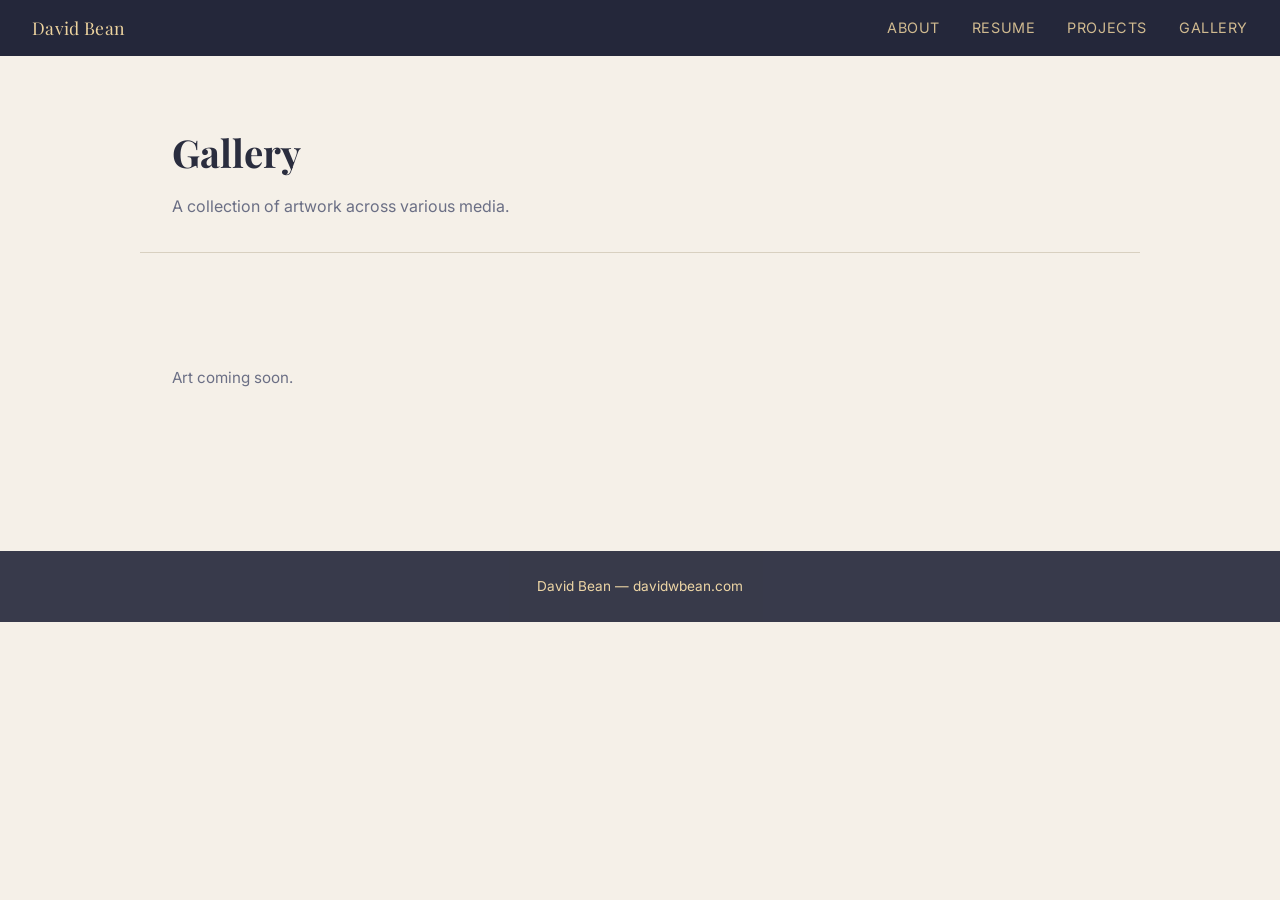
<file: gallery.html>
<!DOCTYPE html>
<html lang="en">
<head>
  <meta charset="UTF-8">
  <meta name="viewport" content="width=device-width, initial-scale=1.0">
  <title>Gallery — David Bean</title>
  <link rel="preconnect" href="https://fonts.googleapis.com">
  <link rel="preconnect" href="https://fonts.gstatic.com" crossorigin>
  <link href="https://fonts.googleapis.com/css2?family=Inter:wght@400;500&family=Playfair+Display:wght@400;600&display=swap" rel="stylesheet">
  <link rel="stylesheet" href="style.css">
</head>
<body>

  <nav>
    <span class="nav-name">David Bean</span>
    <ul class="nav-links">
      <li><a href="index.html">About</a></li>
      <li><a href="resume.html">Resume</a></li>
      <li><a href="projects.html">Projects</a></li>
      <li><a href="gallery.html">Gallery</a></li>
    </ul>
    <button class="nav-hamburger" id="nav-hamburger" aria-label="Open menu" aria-expanded="false">&#9776;</button>
  </nav>

  <div class="page-header">
    <h1>Gallery</h1>
    <p>A collection of artwork across various media.</p>
  </div>

  <div class="page">
    <div class="gallery-grid">
      <!-- Images go here as: <img src="gallery/filename.jpg" alt="description"> -->
      <p style="color: var(--text-muted); font-size: 0.95rem;">Art coming soon.</p>
    </div>
  </div>

  <footer>
    <p>David Bean &mdash; davidwbean.com</p>
  </footer>

  <script src="nav.js"></script>
</body>
</html>
</file>
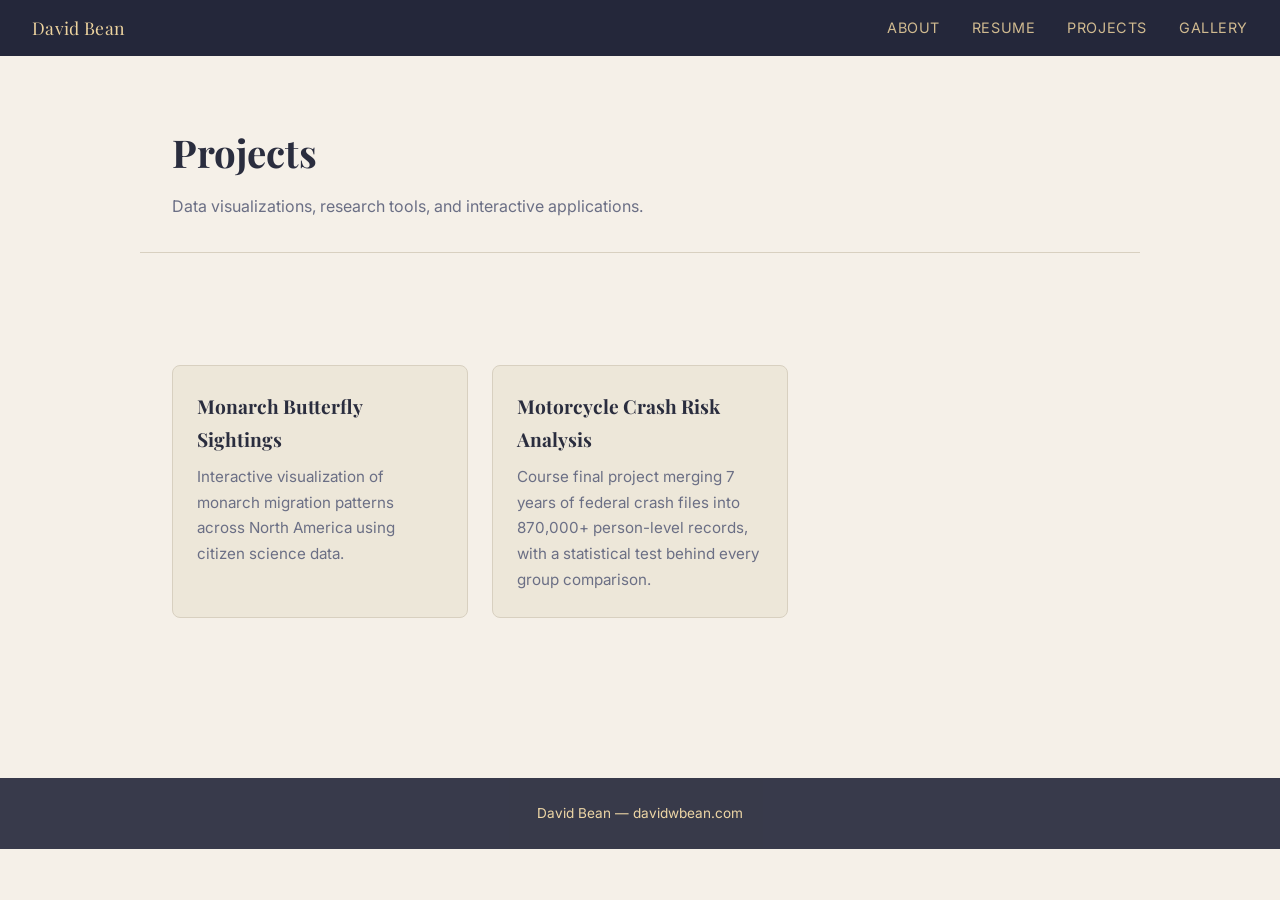
<file: projects.html>
<!DOCTYPE html>
<html lang="en">
<head>
  <meta charset="UTF-8">
  <meta name="viewport" content="width=device-width, initial-scale=1.0">
  <title>Projects — David Bean</title>
  <link rel="preconnect" href="https://fonts.googleapis.com">
  <link rel="preconnect" href="https://fonts.gstatic.com" crossorigin>
  <link href="https://fonts.googleapis.com/css2?family=Inter:wght@400;500&family=Playfair+Display:wght@400;600&display=swap" rel="stylesheet">
  <link rel="stylesheet" href="style.css">
</head>
<body>

  <nav>
    <span class="nav-name">David Bean</span>
    <ul class="nav-links">
      <li><a href="index.html">About</a></li>
      <li><a href="resume.html">Resume</a></li>
      <li><a href="projects.html">Projects</a></li>
      <li><a href="gallery.html">Gallery</a></li>
    </ul>
    <button class="nav-hamburger" id="nav-hamburger" aria-label="Open menu" aria-expanded="false">&#9776;</button>
  </nav>

  <div class="page-header">
    <h1>Projects</h1>
    <p>Data visualizations, research tools, and interactive applications.</p>
  </div>

  <div class="page">
    <div class="projects-grid">

      <div class="project-card">
        <h3><a href="butterfly.html">Monarch Butterfly Sightings</a></h3>
        <p>Interactive visualization of monarch migration patterns across North America using citizen science data.</p>
      </div>

      <div class="project-card">
        <h3><a href="motorcycle-crash.html">Motorcycle Crash Risk Analysis</a></h3>
        <p>Course final project merging 7 years of federal crash files into 870,000+ person-level records, with a statistical test behind every group comparison.</p>
      </div>

    </div>
  </div>

  <footer>
    <p>David Bean &mdash; davidwbean.com</p>
  </footer>

  <script src="nav.js"></script>
</body>
</html>
</file>
<file: style.css>
/* ── Variables ─────────────────────────────────────────────── */
:root {
  --bg:          #f5f0e8;
  --surface:     #ede7d9;
  --nav-bg:      #24273a;
  --nav-text:    #eed49f;
  --text:        #2a2d3e;
  --text-muted:  #6b6f85;
  --accent:      #eed49f;
  --accent2:     #8bd5ca;
  --highlight:   #ed8796;
  --border:      #d8d0c0;

  --font-body:   'Inter', sans-serif;
  --font-head:   'Playfair Display', serif;

  --max-width:   1000px;
  --nav-height:  56px;
}

/* ── Reset ─────────────────────────────────────────────────── */
*, *::before, *::after { box-sizing: border-box; margin: 0; padding: 0; }
button { -webkit-appearance: none; appearance: none; }

html { scroll-behavior: smooth; }

body {
  font-family: var(--font-body);
  background: var(--bg);
  color: var(--text);
  line-height: 1.7;
  font-size: 1rem;
}

img { display: block; max-width: 100%; }
a   { color: inherit; text-decoration: none; }

/* ── Nav ───────────────────────────────────────────────────── */
nav {
  position: sticky;
  top: 0;
  z-index: 100;
  background: var(--nav-bg);
  height: var(--nav-height);
  display: flex;
  align-items: center;
  justify-content: space-between;
  padding: 0 2rem;
}

.nav-name {
  font-family: var(--font-head);
  font-size: 1.1rem;
  color: var(--accent);
  letter-spacing: 0.02em;
}

.nav-links {
  display: flex;
  gap: 2rem;
  list-style: none;
}

.nav-links a {
  color: var(--nav-text);
  font-size: 0.9rem;
  letter-spacing: 0.04em;
  text-transform: uppercase;
  opacity: 0.85;
  transition: opacity 0.2s;
}

.nav-links a:hover { opacity: 1; }

.nav-hamburger {
  display: none;
  background: none;
  border: none;
  color: var(--nav-text);
  font-size: 1.4rem;
  cursor: pointer;
  padding: 4px 6px;
  line-height: 1;
  -webkit-tap-highlight-color: transparent;
}

/* ── Page wrapper ──────────────────────────────────────────── */
.page {
  max-width: var(--max-width);
  margin: 0 auto;
  padding: 4rem 2rem;
}

/* ── Hero ──────────────────────────────────────────────────── */
.hero {
  display: grid;
  grid-template-columns: 220px 1fr;
  gap: 3.5rem;
  align-items: center;
  padding: 5rem 2rem 4rem;
  max-width: var(--max-width);
  margin: 0 auto;
}

.hero-photo {
  width: 220px;
  height: 220px;
  border-radius: 50%;
  object-fit: cover;
  border: 4px solid var(--accent);
  background: var(--surface);
}

.hero-photo-placeholder {
  width: 220px;
  height: 220px;
  border-radius: 50%;
  background: var(--surface);
  border: 4px solid var(--accent);
  display: flex;
  align-items: center;
  justify-content: center;
  color: var(--text-muted);
  font-size: 0.85rem;
}

.hero-text h1 {
  font-family: var(--font-head);
  font-size: 2.6rem;
  line-height: 1.2;
  margin-bottom: 0.4rem;
}

.hero-text .tagline {
  color: var(--text-muted);
  font-size: 1.05rem;
  margin-bottom: 1.2rem;
}

.hero-text p {
  font-size: 1rem;
  max-width: 560px;
}

/* ── Divider ───────────────────────────────────────────────── */
.divider {
  border: none;
  border-top: 1px solid var(--border);
  max-width: var(--max-width);
  margin: 0 auto;
}

/* ── Visualization section ─────────────────────────────────── */
.viz-section {
  padding: 5rem 2rem;
  max-width: 1200px;
  margin: 0 auto;
  text-align: center;
}

.viz-section h2 {
  font-family: var(--font-head);
  font-size: 2rem;
  margin-bottom: 0.75rem;
}

.viz-section .viz-subtitle {
  color: var(--text-muted);
  margin-bottom: 2.5rem;
  font-size: 1rem;
}

.viz-container {
  background: var(--bg);
  border: 1px solid var(--border);
  border-radius: 8px;
  padding: 2rem;
  margin-bottom: 2.5rem;
  display: flex;
  align-items: center;
  justify-content: center;
  overflow: hidden;
}

.btn-primary {
  display: inline-block;
  background: var(--nav-bg);
  color: var(--accent);
  padding: 0.75rem 2rem;
  border-radius: 4px;
  font-size: 0.95rem;
  letter-spacing: 0.04em;
  text-transform: uppercase;
  transition: background 0.2s, color 0.2s;
}

.btn-primary:hover {
  background: var(--accent);
  color: var(--nav-bg);
}

/* ── Scrubber ──────────────────────────────────────────────── */
.scrubber-wrap {
  margin-bottom: 1.5rem;
  user-select: none;
  display: flex;
  align-items: center;
  gap: 0.75rem;
}

.scrubber-track {
  position: relative;
  display: flex;
  flex: 1;
  height: 40px;
  border-radius: 6px;
  border: 2px solid var(--nav-bg);
  overflow: visible;
  cursor: pointer;
  touch-action: none;
}

.scrubber-play-btn {
  flex-shrink: 0;
  width: 36px;
  height: 36px;
  border-radius: 6px;
  border: 2px solid var(--nav-bg);
  background: var(--accent);
  color: var(--nav-bg);
  font-size: 0.85rem;
  cursor: pointer;
  display: flex;
  align-items: center;
  justify-content: center;
  transition: background 0.2s, color 0.2s;
  padding-left: 2px;
}

.scrubber-play-btn:hover {
  background: var(--nav-bg);
  color: var(--accent);
}

.scrubber-segment {
  flex: 1;
  display: flex;
  align-items: center;
  justify-content: center;
  font-family: var(--font-head);
  font-size: 0.85rem;
  font-weight: 600;
  letter-spacing: 0.05em;
  background: var(--accent);
  color: var(--nav-bg);
  opacity: 0.7;
  transition: opacity 0.2s;
}

.scrubber-segment:nth-child(odd)  { background: var(--accent); color: var(--nav-bg); }
.scrubber-segment:nth-child(even) { background: var(--accent); color: var(--nav-bg); }
.scrubber-segment:first-child { border-radius: 4px 0 0 4px; }
.scrubber-segment:last-child  { border-radius: 0 4px 4px 0; }
.scrubber-segment.active { opacity: 1; font-weight: 600; background: var(--nav-bg); color: var(--accent); }

.scrubber-handle {
  position: absolute;
  top: 50%;
  transform: translate(-50%, -50%);
  width: 24px;
  height: 24px;
  background: var(--nav-bg);
  border: 2px solid var(--bg);
  border-radius: 50%;
  pointer-events: none;
  transition: left 0.1s linear;
  z-index: 2;
  display: flex;
  align-items: center;
  justify-content: center;
  color: var(--accent);
}

@keyframes bfly-nudge {
  0%   { transform: translate(-50%, -50%); }
  40%  { transform: translate(calc(-50% + 16px), -50%); }
  70%  { transform: translate(calc(-50% - 6px), -50%); }
  100% { transform: translate(-50%, -50%); }
}
.scrubber-handle.bfly-nudge {
  animation: bfly-nudge 0.7s ease-in-out;
}

/* ── Generic content page ──────────────────────────────────── */
.page-header {
  padding: 4rem 2rem 2rem;
  max-width: var(--max-width);
  margin: 0 auto;
  border-bottom: 1px solid var(--border);
  margin-bottom: 3rem;
}

.page-header h1 {
  font-family: var(--font-head);
  font-size: 2.4rem;
}

.page-header p {
  color: var(--text-muted);
  margin-top: 0.5rem;
}

/* ── Projects grid ─────────────────────────────────────────── */
.projects-grid {
  display: grid;
  grid-template-columns: repeat(auto-fill, minmax(280px, 1fr));
  gap: 1.5rem;
}

.project-card {
  background: var(--surface);
  border: 1px solid var(--border);
  border-radius: 8px;
  padding: 1.5rem;
  transition: border-color 0.2s;
}

.project-card:hover { border-color: var(--accent2); }

.project-card h3 {
  font-family: var(--font-head);
  font-size: 1.2rem;
  margin-bottom: 0.5rem;
}

.project-card p { color: var(--text-muted); font-size: 0.95rem; }

.project-tag {
  display: inline-block;
  margin-top: 1rem;
  font-size: 0.75rem;
  text-transform: uppercase;
  letter-spacing: 0.05em;
  color: var(--accent2);
  border: 1px solid var(--accent2);
  border-radius: 3px;
  padding: 0.15rem 0.5rem;
}

/* ── Gallery grid ──────────────────────────────────────────── */
.gallery-grid {
  columns: 3;
  column-gap: 1.25rem;
}

.gallery-grid img {
  width: 100%;
  margin-bottom: 1.25rem;
  border-radius: 4px;
  border: 1px solid var(--border);
}

/* ── Butterfly chart v2 ─────────────────────────────────────── */
.bfly-outer {
  display: flex;
  align-items: flex-start;
  gap: 12px;
  border: 1px solid var(--border);
  border-radius: 8px;
  padding: 2rem;
  max-width: 760px;
  margin: 0 auto;
}

.bfly-wrap {
  width: 100%;
  display: flex;
  flex-direction: column;
  gap: 1.25rem;
}

@media (max-width: 680px) {
  .bfly-outer {
    padding: 0.75rem;
  }
  .bfly-lines {
    gap: 0.25rem;
  }
}

#bfly-map {
  width: 100%;
  position: relative;
  /* height set by D3 to match aspect ratio */
}

.bfly-debug-toggle {
  position: absolute;
  top: 8px;
  right: 8px;
  z-index: 10;
  background: rgba(36, 39, 58, 0.75);
  color: #eed49f;
  border: none;
  border-radius: 4px;
  width: 28px;
  height: 28px;
  font-size: 14px;
  cursor: pointer;
  display: flex;
  align-items: center;
  justify-content: center;
  line-height: 1;
  transition: background 0.15s;
}

.bfly-debug-toggle:hover {
  background: rgba(36, 39, 58, 1);
}

.bfly-debug-panel {
  display: none;
  flex-shrink: 0;
  width: 200px;
  background: var(--surface);
  border: 1px solid var(--border);
  border-radius: 8px;
  padding: 0.75rem;
  font-size: 0.78rem;
  color: var(--text-muted);
}

.bfly-debug-panel.open {
  display: block;
}

.bfly-debug-header {
  display: flex;
  align-items: center;
  justify-content: space-between;
  font-size: 0.8rem;
  font-weight: 500;
  color: var(--text);
  margin-bottom: 0.6rem;
}

.bfly-debug-header button {
  background: none;
  border: none;
  cursor: pointer;
  font-size: 12px;
  color: var(--text-muted);
  padding: 2px 4px;
  line-height: 1;
}

.bfly-debug-row {
  display: flex;
  justify-content: space-between;
  align-items: center;
  margin-top: 0.5rem;
}

.bfly-debug-row label {
  font-size: 0.75rem;
  color: var(--text-muted);
}

.bfly-debug-row span {
  font-size: 0.75rem;
  font-family: monospace;
  color: var(--text);
}

.bfly-debug-row select {
  font-family: var(--font-body);
  font-size: 0.75rem;
  background: var(--bg);
  border: 1px solid var(--border);
  border-radius: 3px;
  padding: 1px 4px;
  color: var(--text);
  cursor: pointer;
}

.bfly-debug-panel input[type="range"] {
  width: 100%;
  accent-color: var(--nav-bg);
  cursor: pointer;
  margin-top: 2px;
}

.bfly-debug-hr {
  border: none;
  border-top: 1px solid var(--border);
  margin: 0.6rem 0;
}

.bfly-debug-section-label {
  font-size: 0.7rem;
  font-weight: 600;
  text-transform: uppercase;
  letter-spacing: 0.07em;
  color: var(--text-muted);
  margin-bottom: 0.35rem;
}

.bfly-debug-values {
  display: block;
  margin-top: 0.75rem;
  font-size: 10px;
  font-family: monospace;
  background: var(--bg);
  border: 1px solid var(--border);
  border-radius: 3px;
  padding: 4px 6px;
  user-select: all;
  word-break: break-all;
  color: var(--text);
  line-height: 1.5;
}

#bfly-map svg {
  display: block;
  width: 100%;
}

.bfly-scrubber {
  user-select: none;
}

.bfly-scrubber input[type="range"] {
  width: 100%;
  accent-color: var(--nav-bg);
  cursor: pointer;
}

.bfly-scrubber-track {
  position: relative;
  width: 100%;
  height: 8px;
  background: var(--border);
  border-radius: 4px;
  cursor: pointer;
}

.bfly-scrubber-fill {
  position: absolute;
  left: 0;
  top: 0;
  height: 100%;
  background: var(--nav-bg);
  border-radius: 4px;
  width: 0%;
  pointer-events: none;
}

.bfly-scrubber-track::after {
  content: '';
  position: absolute;
  top: 50%;
  left: var(--thumb-pct, 0%);
  transform: translate(-50%, -50%);
  width: 18px;
  height: 18px;
  background: var(--nav-bg);
  border: 2px solid var(--bg);
  border-radius: 50%;
  pointer-events: none;
}

.bfly-scrubber-labels {
  display: flex;
  justify-content: space-between;
  margin-top: 0.4rem;
  font-size: 0.75rem;
  color: var(--text-muted);
}

.bfly-scrubber-meta {
  display: flex;
  align-items: center;
  justify-content: space-between;
  margin-top: 0.5rem;
  font-size: 0.85rem;
  color: var(--text-muted);
}

.bfly-key-hint {
  font-size: 0.72rem;
  opacity: 0.55;
}

.bfly-key-hint kbd {
  font-family: inherit;
  font-size: 0.85em;
  border: 1px solid currentColor;
  border-radius: 3px;
  padding: 0 3px;
  line-height: 1.4;
}

.scrubber-mobile-btns {
  display: none;
  align-items: center;
  gap: 0.4rem;
}

.scrubber-mobile-btns button {
  width: 2.4rem;
  height: 2.4rem;
  border: 1px solid var(--border);
  border-radius: 6px;
  background: var(--surface);
  color: var(--text);
  font-size: 1rem;
  cursor: pointer;
  display: flex;
  align-items: center;
  justify-content: center;
  -webkit-tap-highlight-color: transparent;
}

.scrubber-mobile-btns button:active {
  background: var(--accent);
  color: var(--nav-bg);
}

@media (pointer: coarse) {
  .scrubber-mobile-btns { display: flex; }
  .bfly-key-hint { display: none; }
}

#bfly-week-label {
  font-variant-numeric: tabular-nums;
}

#bfly-week-display::before {
  content: ' \2014  ';
}

.bfly-scrubber-meta select {
  font-family: var(--font-body);
  font-size: 0.85rem;
  background: var(--surface);
  border: 1px solid var(--border);
  border-radius: 4px;
  padding: 0.2rem 0.5rem;
  color: var(--text);
  cursor: pointer;
}

.bfly-lines {
  display: flex;
  gap: 1rem;
}

.bfly-lines > div {
  flex: 1;
  min-width: 0;
}

.bfly-lines svg {
  display: block;
  width: 100%;
}


/* ── Footer ────────────────────────────────────────────────── */
footer {
  background: var(--nav-bg);
  color: var(--nav-text);
  text-align: center;
  padding: 1.5rem;
  font-size: 0.85rem;
  opacity: 0.9;
  margin-top: 6rem;
}

/* ── Responsive ────────────────────────────────────────────── */
@media (max-width: 680px) {
  .hero {
    grid-template-columns: 1fr;
    text-align: center;
  }

  .hero-photo,
  .hero-photo-placeholder {
    margin: 0 auto;
  }

  .gallery-grid { columns: 2; }

  .viz-section {
    padding: 3rem 0.75rem;
  }

  .viz-container {
    padding: 0.75rem;
  }

  .nav-hamburger {
    display: block;
  }

  .nav-links {
    display: none;
    position: absolute;
    top: var(--nav-height);
    left: 0;
    right: 0;
    background: var(--nav-bg);
    flex-direction: column;
    align-items: flex-start;
    gap: 0;
    padding: 0.5rem 0;
    z-index: 99;
    border-top: 1px solid rgba(255, 255, 255, 0.08);
    box-shadow: 0 4px 12px rgba(0, 0, 0, 0.3);
  }

  .nav-links li {
    width: 100%;
  }

  .nav-links a {
    display: block;
    padding: 0.75rem 2rem;
    font-size: 1rem;
    letter-spacing: 0.04em;
  }

  .nav-links a:hover {
    background: rgba(255, 255, 255, 0.06);
    opacity: 1;
  }

  nav.open .nav-links {
    display: flex;
  }

  #bfly-week-label {
    display: inline-flex;
    flex-direction: column;
    align-items: flex-start;
    line-height: 1.4;
  }

  #bfly-week-display::before {
    content: '';
  }
}
</file>
<file: sql_practice/assets/index-lpAxSEo3.css>
:root{--bg0h:#11111b;--bg0:#1e1e2e;--bg1:#313244;--bg2:#45475a;--bg3:#585b70;--bg4:#6c7086;--fg0:#f5e0dc;--fg1:#cdd6f4;--fg2:#bac2de;--fg3:#a6adc8;--fg4:#7f849c;--red:#3a4d96;--orange:#528edd;--yellow:#49c7e1;--green:#9df2c6;--ok:#a6e3a1;--bad:#f38ba8;--warn:#f9e2af;--accent:#cba6f7;--rampcss:linear-gradient(90deg,#3a4d96 0.0%,#3f5ea8 12.5%,#4a78ca 25.0%,#5494e2 37.5%,#56b0ec 50.0%,#47c4e4 62.5%,#50d4d6 75.0%,#69e3c8 87.5%,#9df2c6 100.0%);--newc:#6a6d83;--hidc:#585b70;--offc:#3f4154;--fillop:.82;--panelw:340px;--toph:420px;--txd:.26s;--cardw:250px;--mono:ui-monospace,SFMono-Regular,Menlo,Consolas,monospace}*{box-sizing:border-box}html,body{height:100%}body{background:var(--bg0h);color:var(--fg1);-webkit-font-smoothing:antialiased;margin:0;font:13px/1.45 ui-sans-serif,system-ui,-apple-system,Segoe UI,Roboto,sans-serif;display:flex;overflow:hidden}.secbody.setbody{overflow:auto}.sbx{flex-direction:column;gap:14px;padding:14px;display:flex}.sbx-item{flex-direction:column;align-items:flex-start;gap:4px;min-width:0;display:flex}.sbx-link{font:12px/1.3 var(--mono);letter-spacing:.04em;color:var(--accent);text-underline-offset:3px;overflow-wrap:anywhere;text-decoration:underline}.sbx-link:hover{color:var(--fg0)}.sbx-link:focus-visible{outline:1px solid var(--accent);outline-offset:2px}.rst{flex-direction:column;align-items:flex-start;gap:8px;padding:0 14px 14px;display:flex}.rst-row{flex-wrap:wrap;gap:8px;display:flex}.rst-say{font:11px/1.45 var(--mono);letter-spacing:.02em;color:var(--fg0);overflow-wrap:anywhere}.rst-btn{font:11px/1.3 var(--mono);letter-spacing:.04em;color:var(--fg4);cursor:pointer;background:0 0;border:1px solid;border-radius:3px;padding:4px 8px}.rst-btn:hover,.rst-yes{color:var(--fg0)}.rst-btn:focus-visible{outline:1px solid var(--accent);outline-offset:2px}.sbx-say{font:11px/1.45 var(--mono);letter-spacing:.02em;color:var(--fg4);overflow-wrap:anywhere}.slg.crd-alone{padding-top:14px}.crd-head{margin-top:6px}.slg{flex-direction:column;align-items:flex-start;gap:8px;padding:0 14px 14px;display:flex}.slg-head{font:11px/1.3 var(--mono);letter-spacing:.04em;color:var(--fg4)}.slg-list{flex-direction:column;gap:6px;min-width:0;display:flex}.slg-line,.slg-none{font:11px/1.45 var(--mono);letter-spacing:.02em;overflow-wrap:anywhere}.slg-line{color:var(--fg0)}.slg-none{color:var(--fg4)}.pick{flex-direction:column;align-items:stretch;gap:8px;padding:0 14px 14px;display:flex}.pick-head{text-align:left;max-width:100%;font:11px/1.3 var(--mono);letter-spacing:.04em;color:var(--fg4);cursor:pointer;background:0 0;border:0;border-radius:3px;align-self:flex-start;align-items:baseline;gap:8px;padding:0;display:flex}.pick-head:hover .pick-label{color:var(--fg1)}.pick-head:focus-visible{outline:1px solid var(--accent);outline-offset:2px}.pick-mark{text-align:center;flex:none;width:1ch}.pick-live{overflow-wrap:anywhere;min-width:0;color:var(--fg2)}.pick-list{grid-template-columns:repeat(auto-fill,minmax(128px,1fr));gap:4px;min-width:0;display:grid}.pick-list[hidden]{display:none}.pick-opt{text-align:left;min-width:0;font:11px/1.3 var(--mono);letter-spacing:.04em;color:var(--fg4);cursor:pointer;background:0 0;border:1px solid #0000;border-radius:3px;align-items:center;gap:8px;padding:4px 6px;display:flex}.pick-opt:hover{color:var(--fg1)}.pick-opt.on{border-color:var(--bg4);color:var(--fg1);background:var(--bg1);cursor:default}.pick-opt:focus-visible{outline:1px solid var(--accent);outline-offset:2px}.pick-sw{border:1px solid var(--bg3);width:40px;height:20px;font:10px/1 var(--mono);border-radius:3px;flex:none;justify-content:center;align-items:center;gap:4px;display:flex}.pick-name{overflow-wrap:anywhere;min-width:0}.thm-ac{border-radius:50%;width:7px;height:7px}.lim{flex-direction:column;align-items:stretch;gap:12px;padding:0 14px 14px;display:flex}.lim-head{font:11px/1.3 var(--mono);letter-spacing:.04em;color:var(--fg4)}.lim-row{flex-direction:column;align-items:flex-start;gap:6px;min-width:0;display:flex}.lim-name{font:11px/1.3 var(--mono);letter-spacing:.04em;color:var(--fg1)}.lim-now,.lim-lapse{font:11px/1.45 var(--mono);letter-spacing:.02em;color:var(--fg4);overflow-wrap:anywhere}.lim-line{flex-wrap:wrap;align-items:center;gap:8px;min-width:0;display:flex}.lim-field{width:7ch;font:11px/1.3 var(--mono);color:var(--fg0);background:var(--bg1);border:1px solid var(--bg3);border-radius:3px;padding:3px 6px}.lim-field:focus-visible{outline:1px solid var(--accent);outline-offset:1px}.lim-btn[hidden]{display:none}.lim-say{font:11px/1.45 var(--mono);letter-spacing:.02em;color:var(--fg0);overflow-wrap:anywhere}.lim-say[hidden]{display:none}.del{flex-direction:column;align-items:flex-start;gap:8px;padding:0 14px 14px;display:flex}.del-row{flex-wrap:wrap;gap:8px;display:flex}.del-say{max-width:100%;font:11px/1.45 var(--mono);letter-spacing:.02em;color:var(--fg0);overflow-wrap:anywhere}.del-bad{color:var(--bad)}.del-field{box-sizing:border-box;width:12ch;max-width:100%;font:11px/1.3 var(--mono);letter-spacing:.04em;color:var(--fg0);background:var(--bg1);border:1px solid var(--bg3);border-radius:3px;padding:3px 6px}.del-field::placeholder{color:var(--bg4)}.del-field:focus-visible{outline:1px solid var(--accent);outline-offset:1px}.del-field:disabled{opacity:.45}.del-btn{font:11px/1.3 var(--mono);letter-spacing:.04em;color:var(--fg4);cursor:pointer;background:0 0;border:1px solid;border-radius:3px;padding:4px 8px}.del-btn:hover{color:var(--fg0)}.del-yes,.del-yes:hover{color:var(--bad)}.del-btn:disabled{opacity:.45;cursor:default}.del-btn:disabled:hover{color:var(--fg4)}.del-yes:disabled:hover{color:var(--bad)}.del-btn:focus-visible{outline:1px solid var(--accent);outline-offset:2px}.acct{flex-direction:column;align-items:flex-start;gap:10px;min-width:0;padding:14px;display:flex}.acct-about,.acct-who,.acct-say{max-width:100%;font:11px/1.45 var(--mono);letter-spacing:.02em;color:var(--fg4);overflow-wrap:anywhere}.acct-who{color:var(--fg2)}.acct-say.ok{color:var(--ok)}.acct-say.bad{color:var(--bad)}.acct[data-state=not-checked] .acct-who{color:var(--warn)}.acct-row{flex-wrap:wrap;align-items:center;gap:6px;width:100%;min-width:0;display:flex}.acct .mini{flex:none}.acct-email{box-sizing:border-box;background:var(--bg0);border:1px solid var(--bg2);width:220px;min-width:0;max-width:100%;height:24px;color:var(--fg1);font:11px/1 var(--mono);letter-spacing:.02em;border-radius:4px;outline:none;flex:0 220px;margin:0;padding:0 7px}.acct-email::placeholder{color:var(--bg4)}.acct-email:focus{border-color:var(--accent)}.acct-email:disabled{opacity:.45}.bannerpage{flex-direction:column}.bannerroom{flex:auto;min-width:0;min-height:0;display:flex}.banner{z-index:2000;background:var(--bg0);width:100%;min-width:0;color:var(--fg4);border-bottom:1px solid var(--bg1);flex:none;align-items:center;gap:12px;padding:4px 14px;font-size:12px;line-height:1.45;display:flex;position:relative}.banner[hidden],.bannerbtn[hidden]{display:none}.bannertext{white-space:normal;overflow-wrap:anywhere;flex:0 auto;min-width:0}.bannerbtn{color:inherit;font:inherit;cursor:pointer;background:0 0;border:1px solid;border-radius:4px;flex:none;margin:0;padding:1px 10px}.bannerbtn:hover,.bannerbtn:focus-visible{background:var(--bg1);color:var(--fg0)}.banner[data-kind=signed-out]{min-height:27px}.banner[data-kind=arrived],.banner[data-kind=behind]{background:var(--bg1);color:var(--fg0);padding:7px 14px;font-size:13px;font-weight:600}.banner[data-kind=arrived]{border-bottom:3px solid var(--accent)}.banner[data-kind=behind]{border-bottom:3px solid var(--warn)}.banner[data-kind=arrived] .bannerbtn:hover,.banner[data-kind=arrived] .bannerbtn:focus-visible{background:var(--bg2)}.banner[data-kind=warning]{background:var(--warn);color:var(--bg0);border-bottom:0;padding:10px 16px;font-size:15px;font-weight:700}.banner[data-kind=synced]{background:var(--ok);color:var(--bg0);border-bottom:0;padding:10px 16px;font-size:15px;font-weight:700}.mastery{--charth:420px}.mastery .m-chartsec{height:var(--charth);flex-direction:column;flex:none;min-height:0;padding:3px 3px 0;display:flex}.mastery .m-chartsec.allshut{height:auto}.mastery .m-grid{flex:auto;grid-template-columns:repeat(6,1fr);align-content:start;gap:3px;min-width:0;min-height:0;display:grid}.mastery .card{border:1px solid var(--bg1);border-radius:6px;flex-direction:column;align-items:stretch;min-width:0;min-height:0;padding:2px;display:flex;position:relative}.mastery .card.sel{border-color:var(--bg2)}.mastery .card .chead{flex:none;align-items:baseline;gap:5px;min-width:0;padding:3px 5px 5px;display:flex}.mastery .card:not(.collapsed):not(.sel) .chead{z-index:1;pointer-events:none;padding:0;position:absolute;top:2px;left:2px}.mastery .card:not(.collapsed):not(.sel) .chead button{pointer-events:auto}.mastery .card:not(.collapsed):not(.sel) .ctog{border:0;padding:1px}.mastery .card:not(.collapsed):not(.sel) .ctitle{clip-path:inset(50%);width:1px;height:1px;position:absolute;top:0;left:0;overflow:hidden}.mastery .card .ctarc{display:none}.mastery .card:not(.collapsed):not(.sel) .ctarc{z-index:1;pointer-events:none;display:block;position:absolute;top:2px;left:2px}.mastery .ctarc text{fill:var(--fg2);font-weight:600}.mastery .m-ruler{visibility:hidden;pointer-events:none;width:0;height:0;position:absolute}.mastery .card.marked .ctarc text{fill:var(--accent)}.mastery .card .plot{flex:auto;justify-content:center;align-items:center;min-width:0;min-height:0;display:flex}.mastery .card .plot svg{flex:none}.mastery .card:not(.sel) .plot{overflow:hidden}.mastery .card svg{display:block;overflow:visible}.mastery .card .ctog{color:var(--fg4);background:0 0;border:1px solid #0000;flex:none;align-self:center;padding:2px 3px;line-height:0}.mastery .card .ctog:hover{background:var(--bg1);color:var(--fg1)}.mastery .card .ctog svg{fill:none;stroke:currentColor;stroke-width:1.25px;stroke-linecap:round;stroke-linejoin:round;display:block}.mastery .card .ctog .pupil{fill:currentColor;stroke:none}.mastery .card .ctog .eshut,.mastery .card.collapsed .ctog .eopen{display:none}.mastery .card.collapsed .ctog .eshut{display:inline}.mastery .card.collapsed{background:var(--bg0h);cursor:pointer;padding-bottom:0}.mastery .card.collapsed .plot{display:none}.mastery .track{fill:var(--bg1);opacity:.5}.mastery .track.ln{fill:none;stroke:var(--bg1)}.mastery .mast,.mastery .band{stroke:none}.mastery .bandslot{fill:var(--bg2);stroke:none}.mastery .rimline{fill:none;stroke-linejoin:round}.mastery .tip,.mastery .spoke{fill:none;stroke-linecap:butt}.mastery .dot{stroke:none}.mastery .ring{fill:none;stroke:var(--bg2);stroke-width:.6px;opacity:.55}.mastery .ring.full{stroke:var(--bg3);opacity:.7;stroke-dasharray:2 2}.mastery .silwash{stroke:none;pointer-events:none}.mastery .sil{fill:none;stroke:var(--fg2);stroke-width:1.4px;opacity:.85;stroke-linejoin:round;pointer-events:none}.mastery .hole{fill:var(--bg0)}.mastery .lab{fill:var(--fg4);pointer-events:none;font-family:inherit}.mastery .lead{fill:none;stroke:var(--bg3);stroke-width:.7px;opacity:.65;pointer-events:none}.mastery .lab.hi,.mastery .lab.hov{fill:var(--fg0);font-weight:600}.mastery .lead.hi,.mastery .lead.hov{stroke:var(--accent);opacity:1;stroke-width:1px}.mastery .hit{fill:#0000;cursor:pointer}.mastery .card svg .wedge.dim{opacity:.28}.mastery .card.sel .ctitle,.mastery .card.marked .ctitle{color:var(--accent)}.mastery .m-clrsel{flex:none;align-self:center;margin-left:auto;padding:1px 6px;font-size:9.5px;line-height:1}.mastery .m-clrsel[hidden]{display:none}.mastery .card:not(.collapsed):not(.sel) .chead{right:2px}.mastery .card .m-help{text-align:center;border:1px solid var(--bg2);width:15px;height:15px;color:var(--fg4);background:0 0;border-radius:50%;flex:none;align-self:center;margin-left:auto;padding:0;font-size:10px;font-weight:600;line-height:13px}.mastery .card .m-clrsel:not([hidden])~.m-help{margin-left:0}.mastery .card .m-help:hover,.mastery .card .m-help[aria-expanded=true]{color:var(--fg0);border-color:var(--accent);background:0 0}.mastery .m-legend{color:var(--bg4);flex:none;align-items:center;gap:8px;padding:9px 2px 10px;font-size:10px;display:flex}.mastery .m-ramp{background:var(--rampcss);border-radius:3px;flex:auto;height:6px}.mastery .m-legend .lg{white-space:nowrap}.mastery .m-legend .sep{color:var(--bg2)}:where(.mastery) button{font:inherit;cursor:pointer;background:var(--bg1);color:var(--fg3);border:1px solid var(--bg2);border-radius:4px;padding:4px 8px;font-size:10.5px}:where(.mastery) button:hover{background:var(--bg2);color:var(--fg1)}.m-tip{z-index:80;pointer-events:none;background:var(--bg0h);border:1px solid var(--bg2);color:var(--fg1);border-radius:5px;min-width:132px;padding:6px 8px;font-size:11px;display:none;position:fixed;box-shadow:0 6px 20px #00000080}.m-tip .tn{color:var(--fg0);margin-bottom:4px;font-weight:600}.m-tip .ts{border-collapse:collapse;width:100%;color:var(--fg4);font-variant-numeric:tabular-nums;font-size:10.5px;line-height:1.6}.m-tip .ts th{text-align:left;padding:0;font-weight:400}.m-tip .ts thead th{text-align:right;padding-left:10px}.m-tip .ts td{text-align:right;color:var(--fg2);padding:0 0 0 10px;font-weight:600}.m-helpbox{z-index:81;box-sizing:border-box;background:var(--bg0h);border:1px solid var(--bg2);width:min(300px,100vw - 12px);color:var(--fg2);border-radius:5px;padding:7px 9px;font-size:11px;line-height:1.45;position:fixed;box-shadow:0 6px 20px #00000080}.m-helpbox[hidden]{display:none}.m-helpbox p{margin:0}.m-helpbox p+p{margin-top:4px}.m-helpbox .m-helpex{grid-template-columns:repeat(4,1fr);gap:4px;margin-top:8px;display:grid}.m-helpbox .m-helpex figure{flex-direction:column;align-items:center;min-width:0;margin:0;display:flex}.m-helpbox .m-helpex figcaption{text-align:center;color:var(--fg3);margin-top:3px;font-size:10px;line-height:1.25}.m-helpbox .m-helpex .hole{fill:var(--bg0h)}.pickbox{color:var(--fg4);flex:none;align-items:center;display:flex;position:relative}.pickbox:hover{color:var(--fg2)}.shut .pickbox{display:none}.pickarrow{pointer-events:none;fill:none;stroke:currentColor;stroke-width:1.5px;stroke-linecap:round;stroke-linejoin:round;display:block;position:absolute;right:4px}.schemapick{appearance:none;border:1px solid var(--bg2);min-width:3ch;max-width:12ch;color:inherit;cursor:pointer;text-overflow:ellipsis;font-family:var(--mono);background:0 0;border-radius:3px;padding:1px 16px 1px 5px;font-size:10px;line-height:1.6}.schemapick:hover{border-color:var(--bg3)}.schemapick:focus-visible{outline:1px solid var(--accent);outline-offset:1px}@supports (appearance:base-select){.schemapick{appearance:base-select}.schemapick::picker(select){appearance:base-select}.schemapick{align-items:center}.schemapick::picker-icon{display:none}.schemapick>button{min-width:0;color:inherit;font:inherit;text-align:left;background:0 0;border:0;align-items:center;margin:0;padding:0;display:flex}.schemapick>button:focus-visible{outline:0}.schemapick selectedcontent{text-overflow:ellipsis;white-space:nowrap;overflow:hidden}.schemapick::picker(select){min-width:anchor-size(width);border:1px solid var(--bg1);background:var(--bg0);border-radius:5px;margin-top:3px;padding:3px;box-shadow:0 6px 18px #00000061}.schemapick option{color:var(--fg4);cursor:pointer;font-family:var(--mono);background:0 0;border-radius:3px;align-items:center;padding:3px 7px;font-size:10px;line-height:1.7;display:flex}.schemapick option::checkmark{display:none}.schemapick option:checked{color:var(--accent)}.schemapick option:hover,.schemapick option:focus{background:var(--bg1);color:var(--fg1);outline:0}@media (prefers-reduced-motion:no-preference){.schemapick::picker(select){opacity:0;transition:opacity .12s ease,overlay .12s allow-discrete,display .12s allow-discrete}.schemapick:open::picker(select){opacity:1}@starting-style{.schemapick:open::picker(select){opacity:0}}}}.secbody.peekbox{overflow:auto}.peek{min-width:max-content;padding:8px 10px 10px}.peek .note{color:var(--bg4);padding:5px 0;font-size:11px;font-style:italic}table.grid{border-collapse:collapse;font-family:var(--mono);font-variant-numeric:tabular-nums;font-size:11px}table.grid th{z-index:1;background:var(--bg0h);text-align:left;white-space:nowrap;color:var(--fg4);box-shadow:inset 0 -1px 0 var(--bg2);padding:2px 10px 4px 0;font-size:10px;font-weight:600;position:sticky;top:0}table.grid th.pk{color:var(--fg2)}table.grid td{color:var(--fg3);white-space:nowrap;border-bottom:1px solid var(--bg0);padding:2px 10px 2px 0}table.grid tr:hover td{background:var(--bg0)}table.grid td.nul{color:var(--bg4);font-style:italic}table.grid td.emp{color:var(--bg3);font-style:italic}table.grid th.on{color:var(--accent)}table.grid td.on{color:var(--accent);background:var(--bg0)}#stage{flex-direction:column;flex:auto;min-width:0;min-height:0;display:flex}.panelcol{width:var(--panelw);--tabw:0px;--tabcut:8px;flex:none;min-width:0;height:100%;display:flex;position:relative}.panelcol[data-side=right]{flex-direction:row-reverse}.panelcol.railed{--tabw:22px}.wgrip{z-index:5;cursor:col-resize;background:0 0;width:11px;position:absolute;top:0;bottom:0}.panelcol[data-side=left] .wgrip{right:calc(var(--tabw) - 5px)}.panelcol[data-side=right] .wgrip{left:calc(var(--tabw) - 5px)}.wgrip:after{content:"";background:var(--bg2);border-radius:2px;width:4px;height:38px;position:absolute;top:50%;transform:translateY(-50%)}.panelcol[data-side=left] .wgrip:after{left:4px}.panelcol[data-side=right] .wgrip:after{right:4px}.wgrip:hover:after,.wgrip.on:after,.panelcol.edging .wgrip:after{background:var(--accent)}.edge{z-index:4;pointer-events:none;width:100%;height:100%;position:absolute;top:0;left:0;overflow:visible}.edge path{fill:none;stroke:var(--bg1);stroke-width:1px;stroke-linejoin:round;transition:stroke .1s,stroke-width .1s}.panelcol.edging .edge path{stroke:var(--accent);stroke-width:2px}.tabs{flex:0 0 var(--tabw);background:var(--bg0h);flex-direction:column;gap:5px;padding-top:12px;display:flex}.tab{cursor:pointer;background:var(--bg1);width:100%;color:var(--fg4);font:inherit;letter-spacing:.09em;text-transform:uppercase;writing-mode:vertical-rl;border:0;flex:none;justify-content:center;align-items:center;margin:0;padding:18px 0;font-size:10px;font-weight:600;transition:background .12s,color .12s;display:flex}.panelcol[data-side=left] .tab{clip-path:polygon(0 0,100% var(--tabcut),100% calc(100% - var(--tabcut)),0 100%)}.panelcol[data-side=right] .tab{clip-path:polygon(0 var(--tabcut),100% 0,100% 100%,0 calc(100% - var(--tabcut)))}.tab:hover{background:var(--bg2);color:var(--fg2)}.tab.on{background:var(--bg0);color:var(--fg1)}.tab:focus-visible{outline:1px solid var(--accent);outline-offset:-2px}.tab.low{order:1;margin-top:auto}.tab.low~.tab.low{margin-top:0}.tabs:has(.tab.low){padding-bottom:12px}.panel{background:var(--bg0);border-right:1px solid var(--bg1);flex-direction:column;flex:auto;min-width:0;min-height:0;display:flex}.panelcol[data-side=right] .panel{border-right:0;border-left:1px solid var(--bg1)}.panelcol.railed .panel{border-left:0;border-right:0}.view{flex-direction:column;flex:auto;min-height:0;display:none}.view.on{display:flex}.topsec{height:var(--toph);flex-direction:column;flex:none;min-height:0;padding:12px 12px 0;display:flex}.botsec{flex-direction:column;flex:auto;min-height:0;padding:2px 12px 12px;display:flex}.sechead{color:var(--fg4);flex:none;align-items:center;gap:8px;padding:4px 0 9px;display:flex}.sectog{color:var(--fg4);cursor:pointer;font:inherit;background:0 0;border:0;align-items:center;gap:6px;padding:0;display:flex}.sectog:hover,.sectog:hover b{color:var(--fg1)}.sectog b{color:var(--fg3);letter-spacing:.06em;text-transform:uppercase;font-size:11px;font-weight:600}.sectog svg{fill:none;stroke:currentColor;stroke-width:1.5px;stroke-linecap:round;stroke-linejoin:round;transition:transform .12s;display:block}.secstat{text-overflow:ellipsis;white-space:nowrap;min-width:0;color:var(--bg4);font-variant-numeric:tabular-nums;text-align:right;flex:0 auto;margin-left:auto;font-size:10px;overflow:hidden}.secacts{align-items:center;gap:8px;margin-left:auto;display:flex}.secacts+.secstat:empty{display:none}.mini{border:1px solid var(--bg2);color:var(--fg4);cursor:pointer;font:10px/1 var(--mono);letter-spacing:.04em;background:0 0;border-radius:4px;flex:none;padding:4px 7px}.mini:hover:not(:disabled){border-color:var(--accent);color:var(--fg1)}.mini:disabled{opacity:.45;cursor:default}.mini.go{border-color:var(--bg3);color:var(--fg3)}.mini.go:hover:not(:disabled){border-color:var(--ok);color:var(--fg0)}.mini kbd{font:inherit;color:var(--bg4)}.secbtn{width:18px;height:18px;color:var(--bg4);cursor:pointer;background:0 0;border:0;border-radius:3px;flex:none;justify-content:center;align-items:center;padding:0;display:flex}.secbtn:hover{background:var(--bg1);color:var(--fg2)}.secbtn:focus-visible{outline:1px solid var(--accent);outline-offset:1px}.secbtn svg{fill:none;stroke:currentColor;stroke-width:1.5px;stroke-linecap:round;stroke-linejoin:round;display:block}.secbody{border:1px solid var(--bg1);background:var(--bg0h);border-radius:6px;flex:auto;min-width:0;min-height:0;position:relative;overflow:hidden}.secbody:focus-within{border-color:var(--accent)}.topsec.shut{height:auto;padding-bottom:9px}.botsec.shut{flex:none;padding-bottom:9px}.shut .sechead{padding-bottom:0}.shut .sectog svg{transform:rotate(-90deg)}.shut .secbody,.shut .secbtn,.topsec.shut+.vgrip,.botshut>.vgrip{display:none}.botshut>.topsec:not(.shut){flex:auto;height:auto}.vgrip{cursor:row-resize;flex:none;justify-content:center;align-items:center;height:14px;display:flex;position:relative}.vgrip:before{content:"";background:var(--bg1);height:1px;position:absolute;left:12px;right:12px}.vgrip:after{content:"";background:var(--bg2);border-radius:2px;width:38px;height:4px;position:relative}.vgrip:hover:after,.vgrip.on:after{background:var(--accent)}body.dragging{cursor:col-resize;-webkit-user-select:none;user-select:none}body.draggingv{cursor:row-resize;-webkit-user-select:none;user-select:none}.secbody.chart{overflow:auto}.schema{min-width:max-content;padding:8px 0 10px}.canvas{min-width:max-content;position:relative}.wires{pointer-events:none;z-index:1;width:100%;height:100%;position:absolute;inset:0;overflow:visible}.wire{fill:none;stroke:var(--bg3);stroke-width:1.5px;stroke-linecap:round;stroke-linejoin:round;transition:stroke .12s,opacity .12s}.wire.inferred{stroke-dasharray:3 3}.pin{fill:var(--bg3);transition:fill .12s,opacity .12s}.canvas.lit .wire,.canvas.lit .pin{opacity:.2}.canvas.lit .wire.on{opacity:1;stroke:var(--accent);stroke-width:2px}.canvas.lit .pin.on{opacity:1;fill:var(--accent)}.canvas.held .wire,.canvas.held .pin{opacity:.35}.sname{font-family:var(--mono);color:var(--fg4);letter-spacing:.02em;flex-wrap:wrap;gap:0 7px;margin:0 0 7px 2px;font-size:10px;display:flex}.sname:before{content:"search_path";color:var(--bg4)}.tables{z-index:2;position:relative}.tbl{width:var(--cardw);border:1px solid var(--bg1);background:var(--bg0);border-radius:5px;transition:border-color .12s,opacity .12s;position:absolute;top:0;left:0;container-type:inline-size}.tbl.drag{border-color:var(--accent);box-shadow:0 8px 20px #0006}.canvas.lit .tbl{opacity:.4}.canvas.held .tbl{opacity:.62}.canvas.lit .tbl.near{opacity:1}.tbl.near{border-color:var(--bg3)}.tbl.self{border-color:var(--accent)}.tbl.flash{animation:.9s tblflash}@keyframes tblflash{0%,to{background:var(--bg0)}18%{background:var(--bg2)}}.tbl-h{width:100%;color:var(--fg2);font:inherit;text-align:left;cursor:grab;touch-action:none;background:0 0;border:0;border-radius:4px;align-items:center;gap:6px;min-width:0;margin:0;padding:5px 7px;display:flex}.tbl-h:hover{background:var(--bg1)}.tbl.drag .tbl-h{cursor:grabbing}.tbl-h:focus-visible{outline:1px solid var(--accent);outline-offset:-1px}.tbl-h .caret{fill:none;stroke:var(--fg4);stroke-width:1.6px;stroke-linecap:round;stroke-linejoin:round;flex:none;transition:transform .16s;display:block}.tbl.shut .caret{transform:rotate(-90deg)}.tbl-name{text-overflow:ellipsis;white-space:nowrap;min-width:0;font-size:12px;font-weight:600;font-family:var(--mono);letter-spacing:-.01em;flex:auto;overflow:hidden}.tbl-schema{color:var(--bg4);font-style:normal;font-weight:400}.tbl-schema:after{content:"."}.tbl-rows{color:var(--bg4);font-variant-numeric:tabular-nums;flex:none;font-size:10px}.tbl-rows:after{content:" rows"}.tbl-b{grid-template-rows:1fr;transition:grid-template-rows .16s;display:grid}.tbl.shut .tbl-b{grid-template-rows:0fr}.cols{min-height:0;overflow:hidden}.cols-in{border-top:1px solid var(--bg1);margin:0 7px;padding:1px 0 4px}.col{cursor:pointer;break-inside:avoid;-webkit-column-break-inside:avoid;align-items:center;gap:6px;min-width:0;padding:2px 0;display:flex}.col:hover .cname{color:var(--fg0)}.col:focus-visible{outline:1px solid var(--accent);outline-offset:-1px;border-radius:3px}.canvas.lit .col{opacity:.45}.canvas.held .col{opacity:.62}.canvas.lit .col.near{opacity:1}.glyph{width:7px;height:7px;box-shadow:inset 0 0 0 1px var(--bg2);background:0 0;border-radius:50%;flex:none}.col.pk .glyph{background:var(--fg4);box-shadow:none}.col.fk .glyph{box-shadow:inset 0 0 0 1.5px var(--bg4)}.cname{text-overflow:ellipsis;white-space:nowrap;min-width:0;font-family:var(--mono);color:var(--fg3);flex:0 auto;font-size:11px;overflow:hidden}.col.pk .cname{color:var(--fg1)}.ctype{font-family:var(--mono);color:var(--bg4);white-space:nowrap;flex:none;margin-left:auto;padding-left:6px;font-size:10px}.fkmark{color:var(--bg3);flex:none;margin-left:auto;padding-left:5px;font-size:10px}.ctype~.fkmark{margin-left:0}.col:hover .fkmark,.col:hover .ref{color:var(--accent)}.ref{font-family:var(--mono);color:var(--bg4);white-space:nowrap;flex:none;padding-left:6px;font-size:10px;display:none}.ref:before{content:"→ "}@container (width<=230px){.ctype{display:none}.tbl-rows:after{content:""}}@container (width>=520px){.cols-in{columns:2;column-rule:1px solid var(--bg1);column-gap:14px}.ref{display:block}.fkmark{display:none}}.legend{color:var(--bg4);align-items:center;gap:12px;margin-left:2px;padding:9px 0 0;font-size:10px;display:flex}.legend span{align-items:center;gap:5px;display:flex}.legend i{border-top:1.5px solid var(--bg3);width:13px;height:0;display:block}.legend i.d{border-top-style:dashed}.tbl.sel{border-color:var(--bg4)}.tbl.sel .tbl-name{color:var(--fg0)}.col.sel .cname{color:var(--accent)}.col.sel .glyph{box-shadow:inset 0 0 0 1.5px var(--accent)}.col.pk.sel .glyph{background:var(--accent);box-shadow:none}body.dragcard{cursor:grabbing;-webkit-user-select:none;user-select:none}.sesbody{text-align:center;flex-direction:column;justify-content:center;align-items:center;gap:14px;height:100%;min-height:0;padding:4px 2px;display:flex}.sesgo{border:1px solid var(--bg3);width:54px;height:54px;color:var(--fg3);cursor:pointer;background:0 0;border-radius:50%;justify-content:center;align-items:center;padding:0;transition:border-color .12s,color .12s,background .12s;display:flex}.sesgo:hover:not(:disabled){border-color:var(--ok);color:var(--fg0);background:var(--bg0)}.sesgo:focus-visible{outline:1px solid var(--accent);outline-offset:2px}.sesgo:disabled{opacity:.4;cursor:default}.sesgo svg{fill:currentColor;stroke:none;display:block}.sesgo .play{margin-left:3px}.sesgo .more{margin-left:2px}.sesgo.offer{border-color:var(--accent);color:var(--fg1)}.sesgo.offer:hover:not(:disabled){border-color:var(--accent);color:var(--fg0)}.seslabel{font:11px/1 var(--mono);letter-spacing:.06em;color:var(--fg4)}.sesgo:hover:not(:disabled)+.seslabel{color:var(--fg2)}.sesgauges{flex-direction:column;gap:9px;width:100%;max-width:260px;display:flex}.sesgauge{flex-direction:column;gap:4px;display:flex}.seshead{font:10px/1 var(--mono);letter-spacing:.06em;color:var(--fg4);justify-content:space-between;align-items:baseline;display:flex}.seshead b{text-transform:uppercase;font-weight:600}.sesnum{color:var(--fg2);font-variant-numeric:tabular-nums}.sesbar{background:var(--bg1);border-radius:2px;height:4px;position:relative;overflow:hidden}.sesbar i{background:var(--accent);border-radius:2px;transition:width .18s;display:block;position:absolute;inset:0 auto 0 0}.sesgauge.full .sesbar i{background:var(--bg3)}.sesnote,.sescounts{font:10px/1.4 var(--mono);color:var(--bg4);max-width:260px}.sescounts[hidden]{display:none}.sesdetail{font:10px/1.4 var(--mono);color:var(--bg3);max-width:260px;margin-top:-8px}.sesdetail[hidden]{display:none}.sesbody>.sesgo{margin-top:auto}.sesmodes{gap:4px;width:100%;max-width:260px;margin-top:auto;display:flex}.sesmode{border:1px solid var(--bg3);min-width:0;color:var(--fg4);font:10px/1.2 var(--mono);letter-spacing:.04em;cursor:pointer;background:0 0;border-radius:3px;flex:1 1 0;padding:5px 2px;transition:border-color .12s,color .12s,background .12s}.sesmode:hover{color:var(--fg0);background:var(--bg0)}.sesmode:focus-visible{outline:1px solid var(--accent);outline-offset:2px}.sesmode.on{border-color:var(--bg4);color:var(--fg1);background:var(--bg1);cursor:default}.sesbody.lean{text-align:left;grid-template:"face face"minmax(0,1fr)"go modes"/auto minmax(0,1fr);justify-content:stretch;align-items:center;gap:8px 10px;display:grid}.sesbody.lean>.seslabel,.sesbody.lean>.sesgauges,.sesbody.lean>.sescounts,.sesbody.lean>.sesnote,.sesbody.lean>.sesdetail{display:none}.sesbody.lean>.sesgo{grid-area:go;width:30px;height:30px;margin-top:0}.sesbody.lean>.sesgo svg{width:14px;height:14px}.sesbody.lean>.sesgo .play{margin-left:2px}.sesbody.lean>.sesmodes{grid-area:modes;max-width:none;margin-top:0}.sesbody>.sesface{z-index:auto;width:auto;min-width:0;max-width:none;min-height:0;box-shadow:none;grid-area:face;align-self:stretch;animation:none;position:static;overflow:hidden}.sesbody>.sesface.veiled{visibility:hidden}.sesbody>.sesface:focus-within{border-color:var(--accent)}.secbody:has(.sesface:focus-within){border-color:var(--bg1)}.sesface>.fchead{cursor:default}.sesface>.fcbody{overflow-y:auto}.sesprompt{white-space:pre-wrap;overflow-wrap:anywhere}.sesface>.sesfoot{align-items:stretch;gap:8px;display:flex}.sesface>.sesfoot:has(>.sesreveal[hidden]){display:none}.sesreveal,.sessubmit{font:inherit;text-align:center;cursor:pointer;white-space:nowrap;background:0 0;border-radius:4px;padding:7px;font-size:11.5px}.sesreveal{color:var(--fg4);border:1px solid var(--bg2);flex:none}.sesreveal:hover{color:var(--fg1)}.sessubmit{min-width:0;color:var(--fg3);border:1px solid var(--bg3);flex:auto}.sessubmit:hover:not(:disabled){border-color:var(--ok);color:var(--fg0)}.sessubmit:disabled{opacity:.45;cursor:default}.sesreveal[hidden],.sessubmit[hidden]{display:none}.sesreveal span,.sessubmit span{color:var(--bg4);margin-left:7px;font-size:9.5px}.sesreveal:focus-visible,.sessubmit:focus-visible{outline:1px solid var(--accent);outline-offset:2px}.sestarget{overflow-wrap:anywhere;font:10.5px/1.4 var(--mono);color:var(--fg3);margin-top:8px}@media (prefers-reduced-motion:reduce){.sesgo,.sesmode,.sesbar i{transition:none}}.asm{text-align:left;min-width:0;font:11px/1.5 var(--mono);color:var(--fg2);flex-direction:column;align-items:stretch;gap:8px;display:flex}.asm>*{min-width:0;margin:0}.asm:focus{outline:none}.asmrest{color:var(--fg4)}.asmspent{color:var(--fg3);font-variant-numeric:tabular-nums}.asmword{font:600 15px/1.2 var(--mono);letter-spacing:.06em}.asmword.pass{color:var(--ok)}.asmword.fail{color:var(--bad)}.asmline{color:var(--fg1);font-variant-numeric:tabular-nums}.asmnote{color:var(--fg3);overflow-wrap:anywhere}.asmbtns{margin-top:2px}.asmbtn:focus-visible{outline:1px solid var(--accent);outline-offset:2px}.asmrated.again{border-left:3px solid var(--red)}.asmrated.hard{border-left:3px solid var(--orange)}.asmrated.good{border-left:3px solid var(--yellow)}.asmrated.easy{border-left:3px solid var(--green)}.asmrated{padding-left:7px}.asmhead{font:600 10px/1 var(--mono);letter-spacing:.06em;text-transform:uppercase;color:var(--fg4)}.asmsql{white-space:pre;border:1px solid var(--bg2);background:var(--bg0);font:11px/1.5 var(--mono);color:var(--fg1);border-radius:4px;flex:none;padding:7px 8px;overflow-x:auto}.secbody.qbody{flex-direction:column;display:flex}.shut .secbody.qbody{display:none}.qmain{flex:auto;min-height:0;display:flex}.qlanes{flex:none;padding-bottom:3px;display:flex}.qlspace,.qgutter{--qtick-fs:9.5px;--qgutter-w:calc(4ch + 11px);font-size:var(--qtick-fs)}.qlspace{flex:0 0 var(--qgutter-w);width:var(--qgutter-w);border-right:1px solid #0000}.qltrack{flex:none;min-width:0;height:12px;position:relative}.qlname{color:var(--bg4);letter-spacing:.04em;text-align:center;text-overflow:ellipsis;white-space:nowrap;pointer-events:none;-webkit-user-select:none;user-select:none;font-size:10px;line-height:12px;position:absolute;top:0;overflow:hidden}.qgutter{flex:0 0 var(--qgutter-w);width:var(--qgutter-w);background:var(--bg0);border-right:1px solid var(--bg1);border-radius:5px 0 0 5px;position:relative}.stripwrap{flex:auto;min-width:0;position:relative}.strip{isolation:isolate;outline:none;position:absolute;inset:0;overflow:hidden}body.dragging .strip,body.draggingv .strip{pointer-events:none}.qmain.scrolls{overflow:hidden scroll}.qmain.scrolls .strip{width:100%;height:var(--sh);position:relative;inset:auto}.qmain.scrolls .qgutter{height:var(--sh)}.qcard{transform-origin:0 0;background:var(--bg2);will-change:transform;contain:layout style;position:absolute;left:0}.qcard.unseen{background:var(--newc)}.qcard.hidden-due{background:var(--hidc)}.qcard.hidden-idle{background:var(--offc)}.qcard:before,.qcard:after{content:"";pointer-events:none;position:absolute;left:0;right:0}.qcard:before{height:9%;opacity:var(--bevl,0);background:linear-gradient(#ffffff57 0%,#ffffff1c 26%,#fff0 100%);top:0}.qcard:after{height:34%;opacity:var(--bevd,0);background:linear-gradient(#0000 0%,#00000021 52%,#0006 100%);bottom:0}.strip.tx .qcard{transition:transform var(--txd) cubic-bezier(.22,.61,.36,1)}.strip.tx .qcard:before,.strip.tx .qcard:after{transition:opacity var(--txd) cubic-bezier(.22,.61,.36,1)}@media (prefers-reduced-motion:reduce){.strip.tx .qcard,.strip.tx .qcard:before,.strip.tx .qcard:after{transition:none}}.selring{z-index:1002;pointer-events:none;box-shadow:inset 0 0 0 2px var(--accent);display:none;position:absolute}.selring.landed{z-index:1003;box-shadow:inset 0 0 0 2px var(--accent), 0 0 0 2px var(--bg0h),0 0 18px 4px var(--accent)}.strip.tx .selring{transition:top var(--txd) cubic-bezier(.22,.61,.36,1), height var(--txd) cubic-bezier(.22,.61,.36,1)}@media (prefers-reduced-motion:reduce){.strip.tx .selring{transition:none}}.qclocks{z-index:1000;pointer-events:none;position:absolute;inset:0}.qclock{font-family:var(--mono);font-variant-numeric:tabular-nums;letter-spacing:-.02em;white-space:nowrap;-webkit-user-select:none;user-select:none;transform-origin:50%;will-change:transform;justify-content:center;align-items:center;line-height:1;display:none;position:absolute;overflow:hidden}.strip.tx .qclock{transition:transform var(--txd) cubic-bezier(.22,.61,.36,1)}@media (prefers-reduced-motion:reduce){.strip.tx .qclock{transition:none}}.cursorline{background:var(--fg4);pointer-events:none;z-index:1004;height:1px;display:none;position:absolute;left:0;right:0}.qrule{pointer-events:none;z-index:1001;border-top:1px dashed var(--fg3);height:0;filter:drop-shadow(0 1px 0 var(--bg0h));will-change:transform;display:none;position:absolute;top:0;left:0;right:0}.strip.tx .qrule{transition:transform var(--txd) cubic-bezier(.22,.61,.36,1)}@media (prefers-reduced-motion:reduce){.strip.tx .qrule{transition:none}}.qrlabel{background:var(--bg0h);color:var(--fg3);letter-spacing:.03em;white-space:nowrap;border-radius:2px;padding:0 4px;font-size:9px;line-height:1.4;position:absolute;top:0;left:50%;transform:translate(-50%,-50%)}.qtick{color:var(--bg4);font-size:var(--qtick-fs);white-space:nowrap;font-variant-numeric:tabular-nums;text-align:right;will-change:transform;display:none;position:absolute;top:0;right:7px}.qtick:after{content:"";background:var(--bg2);width:5px;height:1px;position:absolute;top:50%;right:-7px}.qgutter.tx .qtick{transition:transform var(--txd) cubic-bezier(.22,.61,.36,1)}@media (prefers-reduced-motion:reduce){.qgutter.tx .qtick{transition:none}}.qlegend{border-top:1px solid var(--bg1);color:var(--bg4);flex-wrap:wrap;flex:none;align-items:center;gap:6px;padding:6px 9px;font-size:10px;display:flex}.qlegend .sep{opacity:.6}.qmetric{appearance:none;background-image:linear-gradient(45deg,#0000 50%,currentColor 50%),linear-gradient(135deg,currentColor 50%,#0000 50%);background-position:calc(100% - 10px) calc(50% + 1px),calc(100% - 7px) calc(50% + 1px);background-repeat:no-repeat;background-size:3px 3px,3px 3px;max-width:14ch;padding-right:18px}.qmetric:focus-visible{outline:1px solid var(--accent);outline-offset:1px}.qmetric option{background:var(--bg0);color:var(--fg1)}.qramp{background:var(--rampcss);border-radius:3px;flex:auto;min-width:30px;height:6px}.qswatch{background:var(--newc);vertical-align:-1px;border-radius:2px;width:12px;height:9px;margin-right:4px;display:inline-block}.qnote{text-align:center;color:var(--bg4);margin:auto;padding:0 18px;font-size:11px;line-height:1.6}.qtip{z-index:80;pointer-events:none;background:var(--bg0h);border:1px solid var(--bg2);color:var(--fg1);box-sizing:border-box;white-space:normal;overflow-wrap:anywhere;border-radius:5px;width:max-content;max-width:320px;padding:6px 8px;font-size:10.5px;line-height:1.55;display:none;position:fixed;box-shadow:0 6px 20px #00000080}.qtip .p{color:var(--fg0);font-size:11px}.qtip .m{color:var(--fg4);margin-top:4px}.fcard{z-index:60;background:var(--bg0);border:1px solid var(--bg2);border-radius:8px;flex-direction:column;width:360px;max-width:calc(100vw - 24px);animation:.14s cubic-bezier(.22,.61,.36,1) fcpop;display:flex;position:fixed;box-shadow:0 18px 48px #0000008c}.fcard[hidden]{display:none}body>.fcard>.fcbody,body>.fcard>.fcend{min-height:0;overflow-y:auto}.fcard.flying,.fcard.spent{pointer-events:none}.fcard:not(.sesface):not([hidden]):not(.spent):focus-within{border-color:var(--accent)}body:has(.strip:focus) .fcard:not(.sesface):not([hidden]):not(.spent){border-color:var(--accent)}body:has(.fcard:not(.sesface):not([hidden]):not(.spent)) .secbody:has(.strip:focus){border-color:var(--bg1)}@keyframes fcpop{0%{opacity:0;transform:translate(-10px,5px)scale(.97)}to{opacity:1;transform:none}}@media (prefers-reduced-motion:reduce){.fcard{animation:none}}.fchead{cursor:grab;-webkit-user-select:none;user-select:none;border-bottom:1px solid var(--bg1);background:var(--bg0h);border-radius:7px 7px 0 0;flex:none;align-items:baseline;gap:8px;padding:8px 10px;display:flex}.fchead.on{cursor:grabbing}.fcid{color:var(--fg2);white-space:nowrap;text-overflow:ellipsis;min-width:0;font-size:11.5px;font-weight:600;overflow:hidden}.fcid.kind{color:var(--accent);text-transform:uppercase;letter-spacing:.07em}.fcx{color:var(--fg4);cursor:pointer;font-size:12px;line-height:1;font:inherit;background:0 0;border:0;flex:none;align-self:center;margin-left:auto;padding:0 4px}.fcx:hover{color:var(--fg1)}.fcbody{flex:auto;min-height:0;padding:11px 12px 12px}.fcbody[hidden]{display:none}.fclab{letter-spacing:.07em;text-transform:uppercase;color:var(--bg4);margin-bottom:5px;font-size:9.5px;font-weight:600}.fcq{color:var(--fg1);font-size:12.5px;line-height:1.5}.fcans{border-top:1px dashed var(--bg2);margin-top:12px;padding-top:11px}.fcans[hidden]{display:none}.fca{border:1px solid var(--bg1);background:var(--bg0h);font:11px/1.55 var(--mono);color:var(--fg2);white-space:pre-wrap;border-radius:5px;margin:0;padding:8px 9px;overflow-x:auto}.fcend{text-align:center;flex:auto;padding:11px 12px 12px}.fcend[hidden]{display:none}.fcend .fclab{margin-bottom:7px}.fcdone{color:var(--fg1);font-size:13px;line-height:1.5}.fcmore{color:var(--bg4);margin-top:3px;font-size:11px;line-height:1.5}.fcmore[hidden]{display:none}.fcgo{width:100%;font:inherit;cursor:pointer;background:var(--bg1);color:var(--fg1);border:1px solid var(--accent);border-radius:4px;margin-top:12px;padding:7px;font-size:11.5px}.fcgo:hover{background:var(--bg2);color:var(--fg0)}.fcgo[hidden]{display:none}.fcfoot{flex:none;padding:0 12px 12px}.fcfoot[hidden]{display:none}.fcreveal{width:100%;font:inherit;text-align:center;cursor:pointer;background:var(--bg1);color:var(--fg3);border:1px solid var(--bg2);border-radius:4px;padding:7px;font-size:11.5px}.fcreveal:hover{background:var(--bg2);color:var(--fg1)}.fcreveal[hidden]{display:none}.fcreveal span{color:var(--bg4);margin-left:7px;font-size:9.5px}.grades{grid-template-columns:1fr 1fr;gap:5px;display:grid}.grades[hidden]{display:none}.grade{background:var(--bg1);border:1px solid var(--bg2);color:var(--fg2);cursor:pointer;font:inherit;text-align:left;border-radius:4px;padding:4px 7px;font-size:10.5px;line-height:1.35}.grade:hover{background:var(--bg2);color:var(--fg1)}.grade span{color:var(--bg4);font-variant-numeric:tabular-nums;font-size:9.5px;display:block}.grade b{float:right;color:var(--bg4);font-size:9.5px;font-weight:600}.grade:hover b{color:var(--fg3)}.grade.again{border-left:3px solid var(--red)}.grade.hard{border-left:3px solid var(--orange)}.grade.good{border-left:3px solid var(--yellow)}.grade.easy{border-left:3px solid var(--green)}.secbody.editor{grid-template-columns:auto minmax(0,1fr);align-items:stretch;display:grid}.shut .secbody.editor,.shut .secbody.out{display:none}.gutter{text-align:right;white-space:pre;-webkit-user-select:none;user-select:none;background:var(--bg0);border-right:1px solid var(--bg1);color:var(--bg3);font:12px/18px var(--mono);border-radius:5px 0 0 5px;padding:9px 7px 9px 11px;overflow:hidden}.gutter i{margin-right:-7px;padding-right:7px;font-style:normal;display:block}.gutter,.out{--bar-gap:1px}.gutter i.st{--bar-top:0px;--bar-bottom:0px;background:linear-gradient(var(--bar),var(--bar)) no-repeat right var(--bar-top)/2px calc(100% - var(--bar-top) - var(--bar-bottom))}.gutter i.st.first{--bar-top:var(--bar-gap)}.gutter i.st.last{--bar-bottom:var(--bar-gap)}.gutter i.bad{color:var(--bad);font-weight:700}.editor textarea{resize:none;min-width:0;color:var(--fg1);font:12px/18px var(--mono);white-space:pre;tab-size:2;background:0 0;border:0;outline:0;padding:9px 11px;overflow:auto}.editor textarea::placeholder{color:var(--bg3)}.secbody.out{text-align:left;color:var(--fg3);font:12px/1.55 var(--mono);white-space:pre-wrap;overflow-wrap:break-word;padding:8px 11px;display:block;overflow:hidden auto}.out .ln{display:block}.out .ln.err{color:var(--bad)}.out .ln.ok{color:var(--ok)}.out .ln.warn{color:var(--warn)}.out .ln.note{color:var(--accent)}.out .ln.dim{color:var(--bg4)}.out .ln.echo{color:var(--fg4)}.out .ln.echo b{color:var(--accent);font-weight:400}.out .ln.echo.fold{cursor:pointer}.out .ln.echo.fold:hover .echo-mark{color:var(--fg2)}.out .ln.echo.fold:focus-visible{outline:1px solid var(--accent);outline-offset:1px}.out .echo-mark{color:var(--bg4);-webkit-user-select:none;user-select:none}.out .caret{color:var(--accent)}.out .ln.sep{border-top:1px solid var(--bg1);height:0;margin:7px 0}.out .blk{border-left:2px solid #0000;margin-left:-8px;padding-left:6px}.out .blk.live{--bar-ink:var(--bar);background:linear-gradient(var(--bar-ink),var(--bar-ink)) no-repeat border-box left var(--bar-gap)/2px calc(100% - 2*var(--bar-gap))}.out .blk.live.stale{--bar-ink:color-mix(in srgb,var(--bar) 40%,transparent)}.res{white-space:normal;border:1px solid var(--bg1);background:var(--bg0);border-radius:4px;max-height:15em;margin:5px 0 7px;overflow:auto}.res table{border-collapse:collapse;font:12px/1.5 var(--mono)}.res th,.res td{text-align:left;border-bottom:1px solid var(--bg1);text-overflow:ellipsis;white-space:nowrap;max-width:30ch;padding:2px 10px;overflow:hidden}.res tbody tr:last-child td{border-bottom:0}.res th{z-index:1;background:var(--bg0);color:var(--fg4);border-bottom-color:var(--bg2);font-weight:600;position:sticky;top:0}.res td{color:var(--fg2)}.res .n{text-align:right;font-variant-numeric:tabular-nums}.res .nul{color:var(--bg4);font-style:italic}.res .rn{background:var(--bg0h);border-right:1px solid var(--bg1);color:var(--bg3);text-align:right;-webkit-user-select:none;user-select:none;font-variant-numeric:tabular-nums}.res tr.r-miss td,.res tr.r-miss .rn{background:color-mix(in srgb,var(--warn) 8%,transparent);color:var(--warn)}.res tr.r-extra td,.res tr.r-extra .rn{background:color-mix(in srgb,var(--bad) 10%,transparent);color:var(--bad)}.res tr.r-miss td.c-chg{background:color-mix(in srgb,var(--warn) 24%,transparent);color:var(--fg0)}.res tr.r-extra td.c-chg{background:color-mix(in srgb,var(--bad) 28%,transparent);color:var(--fg0)}.out .legend i{font-style:normal}.out .legend i.m{color:var(--warn)}.out .legend i.x{color:var(--bad)}.copyrow{white-space:normal;margin:1px 0 7px}.termhead .sectog b{text-align:left;min-width:6em}
</file>
